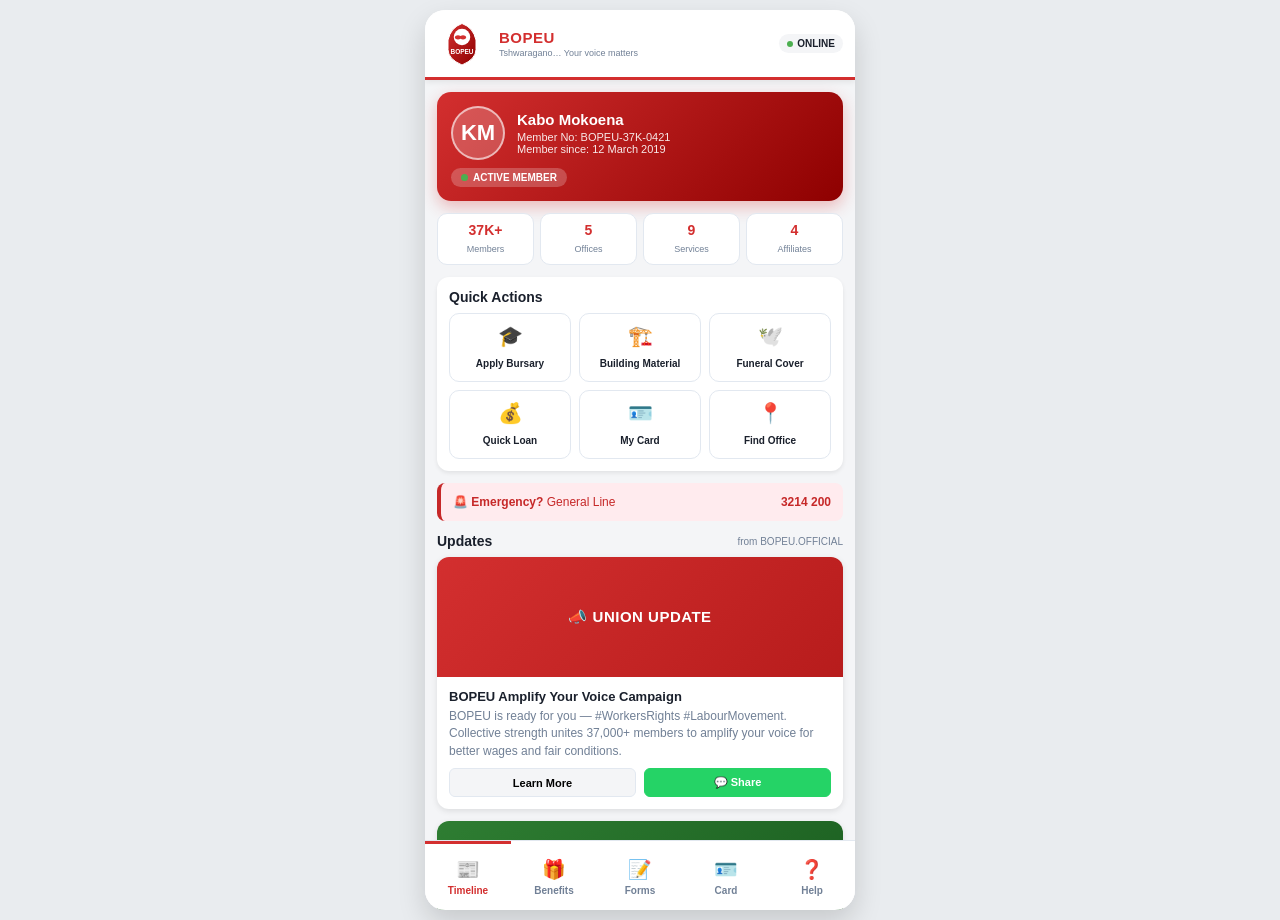
<file: Bopeu2.html>
<!DOCTYPE html>
<html lang="en">
<head>
<meta charset="UTF-8">
<meta name="viewport" content="width=device-width, initial-scale=1.0">
<title>BOPEU Member Self-Service Platform</title>
<style>
    :root {
        --bg-color: #FFFFFF;
        --muted-grey: #F4F5F7;
        --border-grey: #E2E8F0;
        --text-dark: #1A202C;
        --text-muted: #718096;
        --primary-red: #D32F2F;
        --primary-red-hover: #B71C1C;
        --white: #FFFFFF;
        --whatsapp-green: #25D366;
        --success: #4CAF50;
        --light-red: #FFEBEE;
        --gold: #C9A227;
    }

    * { box-sizing: border-box; margin: 0; padding: 0; font-family: -apple-system, BlinkMacSystemFont, "Segoe UI", Roboto, sans-serif; }

    body {
        background-color: #E9ECEF;
        display: flex; justify-content: center; align-items: center;
        min-height: 100vh; padding: 10px;
    }

    .app-container {
        width: 100%; max-width: 430px; height: 900px; max-height: 100vh;
        background-color: var(--bg-color);
        display: flex; flex-direction: column; position: relative;
        box-shadow: 0 12px 28px rgba(0,0,0,0.15);
        border-radius: 20px; overflow: hidden;
    }

    /* Header */
    .app-header {
        background-color: var(--white); color: var(--text-dark);
        padding: 8px 12px; display: flex; justify-content: space-between; align-items: center;
        z-index: 10; min-height: 70px;
        box-shadow: 0 2px 6px rgba(0,0,0,0.08);
        border-bottom: 3px solid var(--primary-red);
    }
    .header-left { display: flex; align-items: center; gap: 12px; flex: 1; }
    .app-logo { width: 50px; height: 50px; object-fit: contain; flex-shrink: 0; }
    .header-title { display: flex; flex-direction: column; gap: 2px; }
    .app-header h1 { font-size: 15px; font-weight: 800; color: var(--primary-red); margin: 0; letter-spacing: 0.5px; }
    .header-tagline { font-size: 9px; color: var(--text-muted); font-weight: 500; }
    .status-badge {
        background-color: var(--muted-grey); padding: 4px 8px; border-radius: 12px;
        font-size: 10px; display: flex; align-items: center; gap: 4px;
        color: var(--text-dark); font-weight: 600;
    }
    .status-dot { width: 6px; height: 6px; border-radius: 50%; background-color: #4CAF50; animation: pulse 2s infinite; }
    @keyframes pulse { 0%,100%{opacity:1;} 50%{opacity:.45;} }

    /* Content */
    .content-area { flex: 1; overflow-y: auto; background-color: var(--muted-grey); padding-bottom: 80px; }
    .tab-page { display: none; padding: 12px; animation: fadeIn .3s; }
    .tab-page.active { display: block; }
    @keyframes fadeIn { from{opacity:0;} to{opacity:1;} }

    /* Cards */
    .card { background: var(--white); border-radius: 12px; padding: 12px; margin-bottom: 12px; box-shadow: 0 2px 4px rgba(0,0,0,0.08); }
    .card-header { font-size: 14px; font-weight: 700; color: var(--text-dark); margin-bottom: 8px; display:flex; justify-content:space-between; align-items:center; }
    .card-header small { font-weight: 500; color: var(--text-muted); font-size: 10px; }

    /* Member status hero */
    .member-hero {
        background: linear-gradient(135deg, #D32F2F, #8E0000);
        color: #fff; border-radius: 14px; padding: 14px; margin-bottom: 12px;
        box-shadow: 0 6px 16px rgba(211,47,47,.3);
    }
    .member-hero-top { display:flex; align-items:center; gap: 12px; }
    .member-avatar {
        width: 54px; height: 54px; border-radius: 50%; background: rgba(255,255,255,.2);
        display:flex; align-items:center; justify-content:center; font-size: 22px; font-weight: 700;
        border: 2px solid rgba(255,255,255,.6);
    }
    .member-hero h2 { font-size: 15px; margin-bottom: 3px; }
    .member-hero .meta { font-size: 11px; opacity: .9; }
    .status-chip {
        display:inline-flex; align-items:center; gap:5px; margin-top: 8px;
        background: rgba(255,255,255,.22); padding: 4px 10px; border-radius: 20px; font-size: 10px; font-weight: 700;
    }
    .status-chip .dot { width:7px;height:7px;border-radius:50%;background:#4CAF50; }

    /* Stats row */
    .stats-row { display: grid; grid-template-columns: repeat(4,1fr); gap: 6px; margin-bottom: 12px; }
    .stat-mini {
        background: var(--white); border-radius: 10px; padding: 8px 4px; text-align: center;
        border: 1px solid var(--border-grey);
    }
    .stat-mini b { display:block; font-size: 14px; color: var(--primary-red); font-weight: 800; }
    .stat-mini span { font-size: 9px; color: var(--text-muted); }

    /* Quick actions */
    .quick-grid { display: grid; grid-template-columns: repeat(3,1fr); gap: 8px; }
    .quick-action {
        background: var(--white); border: 1px solid var(--border-grey); border-radius: 10px;
        padding: 10px 6px; text-align: center; cursor: pointer; transition: all .18s;
    }
    .quick-action:active { transform: scale(.96); }
    .quick-action .ico { font-size: 20px; display:block; margin-bottom: 5px; }
    .quick-action .lbl { font-size: 10px; font-weight: 600; color: var(--text-dark); line-height: 1.2; }

    /* Feed */
    .feed-card { background: var(--white); border-radius: 12px; overflow: hidden; margin-bottom: 12px; box-shadow: 0 2px 6px rgba(0,0,0,.1); }
    .feed-image {
        width: 100%; height: 120px; background: linear-gradient(135deg, #D32F2F, #B71C1C);
        display:flex; align-items:center; justify-content:center; color:#fff; font-size: 15px; font-weight: 700; letter-spacing: .5px;
    }
    .feed-image.gold { background: linear-gradient(135deg, #C9A227, #8E6C00); }
    .feed-image.green { background: linear-gradient(135deg, #2E7D32, #1B5E20); }
    .feed-image.blue { background: linear-gradient(135deg, #1565C0, #0D47A1); }
    .feed-content { padding: 12px; }
    .feed-title { font-size: 13px; font-weight: 700; color: var(--text-dark); margin-bottom: 4px; }
    .feed-description { font-size: 12px; color: var(--text-muted); margin-bottom: 8px; line-height: 1.45; }
    .feed-actions { display: flex; gap: 8px; }

    .action-btn {
        flex: 1; padding: 7px 8px; border: 1px solid var(--border-grey); background: var(--muted-grey);
        border-radius: 6px; cursor: pointer; font-size: 11px; font-weight: 600; text-align: center; transition: all .2s;
    }
    .action-btn:hover { background: var(--primary-red); color: #fff; border-color: var(--primary-red); }
    .action-btn.whatsapp { background: var(--whatsapp-green); color: #fff; border-color: var(--whatsapp-green); }
    .action-btn.primary { background: var(--primary-red); color: #fff; border-color: var(--primary-red); }

    /* Accordion */
    .accordion { border: 1px solid var(--border-grey); border-radius: 8px; margin-bottom: 8px; overflow: hidden; }
    .accordion-head {
        padding: 10px 12px; background: var(--muted-grey); font-size: 12px; font-weight: 700; color: var(--text-dark);
        cursor: pointer; display: flex; justify-content: space-between; align-items: center;
    }
    .accordion-head .chev { transition: transform .2s; font-size: 11px; color: var(--primary-red); }
    .accordion.open .accordion-head .chev { transform: rotate(180deg); }
    .accordion-body { display: none; padding: 12px; font-size: 12px; color: var(--text-muted); line-height: 1.55; }
    .accordion.open .accordion-body { display: block; }
    .accordion-body ul { margin-left: 16px; margin-top: 6px; }
    .accordion-body li { margin-bottom: 4px; }

    /* Benefit stat chips */
    .chip-row { display: flex; gap: 6px; flex-wrap: wrap; margin-bottom: 10px; }
    .chip {
        background: var(--light-red); color: var(--primary-red); font-size: 10px; font-weight: 700;
        padding: 5px 9px; border-radius: 20px; border: 1px solid #FFCDD2;
    }

    /* Forms */
    .form-card { background: var(--white); border-radius: 12px; margin-bottom: 10px; overflow: hidden; box-shadow: 0 2px 4px rgba(0,0,0,.07); border-left: 4px solid var(--primary-red); }
    .form-card-head { padding: 12px; cursor: pointer; display: flex; justify-content: space-between; align-items: center; }
    .form-card-head h3 { font-size: 13px; color: var(--text-dark); font-weight: 700; }
    .form-card-head p { font-size: 11px; color: var(--text-muted); margin-top: 3px; }
    .form-card-body { display: none; padding: 0 12px 12px; }
    .form-card.open .form-card-body { display: block; }

    .form-group { margin-bottom: 10px; }
    .form-label { font-size: 11px; font-weight: 700; color: var(--text-dark); display: block; margin-bottom: 4px; }
    .form-label .req { color: var(--primary-red); }
    input, select, textarea {
        width: 100%; padding: 9px; border: 1px solid var(--border-grey); border-radius: 6px;
        font-size: 12px; font-family: inherit; background: #fff; color: var(--text-dark);
    }
    textarea { resize: vertical; min-height: 70px; }
    input:focus, select:focus, textarea:focus { outline: none; border-color: var(--primary-red); box-shadow: 0 0 0 3px rgba(211,47,47,.1); }

    .row-2 { display: grid; grid-template-columns: 1fr 1fr; gap: 8px; }

    /* Stepper */
    .stepper { display: flex; align-items: center; margin-bottom: 14px; }
    .step { flex: 1; text-align: center; font-size: 10px; font-weight: 700; color: var(--text-muted); position: relative; }
    .step .num {
        width: 24px; height: 24px; border-radius: 50%; background: var(--border-grey); color: var(--text-muted);
        display: flex; align-items: center; justify-content: center; margin: 0 auto 4px; font-size: 11px;
    }
    .step.active .num { background: var(--primary-red); color: #fff; }
    .step.active { color: var(--primary-red); }
    .step.done .num { background: var(--success); color: #fff; }
    .step-line { height: 2px; background: var(--border-grey); flex: 0 0 18px; margin-bottom: 16px; }

    .step-panel { display: none; }
    .step-panel.active { display: block; }

    /* Buttons */
    .btn {
        padding: 11px 16px; border: none; border-radius: 7px; font-size: 12px; font-weight: 700;
        cursor: pointer; transition: all .2s; width: 100%; font-family: inherit;
    }
    .btn-primary { background: var(--primary-red); color: #fff; }
    .btn-primary:hover { background: var(--primary-red-hover); }
    .btn-secondary { background: var(--muted-grey); color: var(--text-dark); }
    .btn-success { background: var(--success); color: #fff; }
    .btn-outline { background: #fff; border: 1px solid var(--primary-red); color: var(--primary-red); }
    .btn-row { display: flex; gap: 8px; }

    /* Alerts */
    .alert { padding: 10px 12px; border-radius: 8px; font-size: 12px; margin-bottom: 12px; line-height: 1.5; }
    .alert-info { background: #E3F2FD; color: #1565C0; border-left: 4px solid #1565C0; }
    .alert-success { background: #E8F5E9; color: #2E7D32; border-left: 4px solid #2E7D32; }
    .alert-warning { background: #FFF3E0; color: #E65100; border-left: 4px solid #E65100; }
    .alert-danger { background: #FFEBEE; color: #C62828; border-left: 4px solid #C62828; }

    /* Sliders */
    .slider-container { margin: 10px 0; }
    .slider-label { display: flex; justify-content: space-between; font-size: 12px; margin-bottom: 6px; font-weight: 600; }
    .slider-label span:last-child { color: var(--primary-red); }
    input[type="range"] {
        width: 100%; height: 6px; border-radius: 3px; background: var(--border-grey); outline: none; -webkit-appearance: none;
    }
    input[type="range"]::-webkit-slider-thumb {
        -webkit-appearance: none; width: 18px; height: 18px; border-radius: 50%; background: var(--primary-red); cursor: pointer;
    }
    input[type="range"]::-moz-range-thumb {
        width: 18px; height: 18px; border-radius: 50%; background: var(--primary-red); cursor: pointer; border: none;
    }

    /* Stat box */
    .stat-box {
        background: linear-gradient(135deg, #D32F2F, #B71C1C); color: #fff;
        padding: 14px; border-radius: 12px; text-align: center; margin-bottom: 12px;
    }
    .stat-value { font-size: 24px; font-weight: 800; }
    .stat-label { font-size: 10px; opacity: .9; letter-spacing: .5px; }
    .stat-box.light {
        background: var(--light-red); color: var(--primary-red); border: 1px solid #FFCDD2;
    }
    .stat-box.light .stat-value { color: var(--primary-red); }
    .stat-box.light .stat-label { color: #B71C1C; }

    /* Benefit table */
    .benefit-table { width: 100%; border-collapse: collapse; font-size: 11px; margin: 8px 0; }
    .benefit-table th { background: var(--light-red); padding: 8px; text-align: left; font-weight: 700; color: var(--text-dark); border-bottom: 2px solid var(--primary-red); }
    .benefit-table td { padding: 8px; border-bottom: 1px solid var(--border-grey); }
    .benefit-table tr:hover { background: var(--muted-grey); }

    /* Checklist */
    .checklist-item {
        display: flex; align-items: center; gap: 8px; padding: 8px 10px; background: var(--white);
        border: 1px solid var(--border-grey); border-radius: 6px; margin-bottom: 6px; font-size: 12px; cursor: pointer;
    }
    .checklist-item.checked { background: #E8F5E9; border-color: #A5D6A7; }
    .checklist-item input { width: 16px; height: 16px; }

    /* Digital card */
    .digital-card {
        background: linear-gradient(135deg, #1A202C 0%, #D32F2F 130%);
        border-radius: 16px; padding: 16px; color: #fff; position: relative;
        box-shadow: 0 10px 24px rgba(0,0,0,.28); margin-bottom: 12px; overflow: hidden;
    }
    .digital-card::after {
        content: ""; position: absolute; right: -40px; top: -40px; width: 160px; height: 160px;
        border-radius: 50%; background: rgba(255,255,255,.06);
    }
    .dc-head { display: flex; justify-content: space-between; align-items: flex-start; margin-bottom: 12px; }
    .dc-brand { font-size: 13px; font-weight: 800; letter-spacing: 1px; }
    .dc-brand small { display: block; font-size: 8px; font-weight: 500; opacity: .8; letter-spacing: .3px; }
    .dc-body { display: flex; gap: 12px; align-items: center; }
    .dc-photo {
        width: 62px; height: 62px; border-radius: 8px; background: rgba(255,255,255,.18);
        display: flex; align-items: center; justify-content: center; font-size: 22px; border: 1px solid rgba(255,255,255,.3);
        flex-shrink: 0;
    }
    .dc-info { flex: 1; }
    .dc-name { font-size: 14px; font-weight: 700; }
    .dc-no { font-size: 11px; letter-spacing: 1.5px; opacity: .9; margin-top: 2px; }
    .dc-meta { font-size: 9px; opacity: .75; margin-top: 6px; }
    .dc-qr {
        width: 68px; height: 68px; background: #fff; border-radius: 8px; padding: 4px; flex-shrink: 0;
        display: grid; grid-template-columns: repeat(9,1fr); grid-template-rows: repeat(9,1fr); gap: 1px;
    }
    .dc-qr i { background: #1A202C; border-radius: 1px; }
    .dc-qr i.off { background: transparent; }

    /* Partner filter */
    .filter-row { display: flex; gap: 6px; overflow-x: auto; padding-bottom: 8px; margin-bottom: 8px; }
    .filter-pill {
        white-space: nowrap; padding: 6px 12px; border-radius: 20px; border: 1px solid var(--border-grey);
        background: #fff; font-size: 11px; font-weight: 600; cursor: pointer; color: var(--text-muted);
    }
    .filter-pill.active { background: var(--primary-red); color: #fff; border-color: var(--primary-red); }

    .partner-card {
        display: flex; gap: 10px; align-items: center; padding: 10px; background: #fff;
        border: 1px solid var(--border-grey); border-radius: 10px; margin-bottom: 8px;
    }
    .partner-logo {
        width: 40px; height: 40px; border-radius: 8px; background: var(--light-red); color: var(--primary-red);
        display: flex; align-items: center; justify-content: center; font-weight: 800; font-size: 14px; flex-shrink: 0;
    }
    .partner-card h4 { font-size: 12px; color: var(--text-dark); }
    .partner-card p { font-size: 10px; color: var(--text-muted); line-height: 1.4; margin-top: 2px; }
    .partner-discount { font-size: 11px; font-weight: 800; color: var(--success); }

    /* Office cards */
    .office-card {
        background: #fff; border-radius: 10px; padding: 12px; margin-bottom: 10px; border-left: 4px solid var(--primary-red);
        box-shadow: 0 1px 3px rgba(0,0,0,.06);
    }
    .office-name { font-weight: 800; font-size: 12px; color: var(--text-dark); margin-bottom: 4px; }
    .office-details { font-size: 11px; color: var(--text-muted); line-height: 1.6; }
    .office-phone { color: var(--primary-red); font-weight: 700; margin-top: 4px; display:block; }

    /* Timeline tracker */
    .timeline { position: relative; padding-left: 22px; }
    .timeline::before { content:""; position:absolute; left:7px; top:4px; bottom:4px; width:2px; background: var(--border-grey); }
    .tl-item { position: relative; margin-bottom: 14px; }
    .tl-item::before {
        content: ""; position: absolute; left: -21px; top: 3px; width: 12px; height: 12px; border-radius: 50%;
        background: #fff; border: 2px solid var(--border-grey);
    }
    .tl-item.done::before { background: var(--success); border-color: var(--success); }
    .tl-item.current::before { background: var(--primary-red); border-color: var(--primary-red); box-shadow: 0 0 0 4px rgba(211,47,47,.15); }
    .tl-title { font-size: 12px; font-weight: 700; color: var(--text-dark); }
    .tl-meta { font-size: 10px; color: var(--text-muted); margin-top: 2px; }

    /* Search */
    .search-box { display: flex; gap: 8px; margin-bottom: 12px; }
    .search-box input { flex: 1; }

    /* Modal */
    .modal {
        display: none; position: fixed; top: 0; left: 0; width: 100%; height: 100%;
        background: rgba(0,0,0,.55); z-index: 100; align-items: center; justify-content: center; padding: 16px;
    }
    .modal.active { display: flex; }
    .modal-content {
        background: #fff; border-radius: 14px; width: 100%; max-width: 400px; max-height: 85%;
        overflow-y: auto; padding: 18px; position: relative;
    }
    .modal-close {
        position: absolute; top: 12px; right: 12px; background: var(--muted-grey); border: none;
        width: 30px; height: 30px; border-radius: 50%; cursor: pointer; font-size: 15px; font-weight: 700;
    }
    .modal-content h2 { font-size: 15px; color: var(--primary-red); margin-bottom: 10px; padding-right: 30px; }

    /* Bottom nav */
    .bottom-nav {
        position: absolute; bottom: 0; left: 0; right: 0; background: #fff; border-top: 1px solid var(--border-grey);
        display: flex; justify-content: space-around; z-index: 20; height: 70px;
    }
    .nav-item {
        flex: 1; display: flex; flex-direction: column; align-items: center; justify-content: center; cursor: pointer;
        gap: 4px; font-size: 10px; font-weight: 600; color: var(--text-muted); transition: all .2s;
        border-top: 3px solid transparent;
    }
    .nav-item.active { color: var(--primary-red); border-top-color: var(--primary-red); }
    .nav-icon { font-size: 19px; }

    .section-title { font-size: 12px; font-weight: 800; color: var(--text-dark); margin: 4px 0 8px; letter-spacing: .3px; text-transform: uppercase; }
    .muted { color: var(--text-muted); font-size: 11px; line-height: 1.5; }
    .divider { height:1px; background: var(--border-grey); margin: 12px 0; }
    .badge-free { background: #E8F5E9; color: #2E7D32; font-size: 10px; font-weight: 700; padding: 3px 8px; border-radius: 12px; display:inline-block; }

    @media (max-width: 360px) { .app-container { border-radius: 0; } }
</style>
</head>
<body>
<div class="app-container">

    <!-- ============ HEADER ============ -->
    <div class="app-header">
        <div class="header-left">
            <img class="app-logo" alt="BOPEU Logo"
                src="data:image/svg+xml,%3Csvg viewBox='0 0 200 200' xmlns='http://www.w3.org/2000/svg'%3E%3Cdefs%3E%3ClinearGradient id='g' x1='0%25' y1='0%25' x2='100%25' y2='100%25'%3E%3Cstop offset='0%25' stop-color='%23D32F2F'/%3E%3Cstop offset='100%25' stop-color='%238E0000'/%3E%3C/linearGradient%3E%3C/defs%3E%3Cpath d='M100 18 Q145 34 156 84 L156 122 Q156 160 100 184 Q44 160 44 122 L44 84 Q55 34 100 18' fill='url(%23g)' stroke='%23fff' stroke-width='4'/%3E%3Ccircle cx='100' cy='72' r='33' fill='%23fff'/%3E%3Cpath d='M74 68 Q84 62 94 68 Q104 62 114 68 Q120 73 114 79 Q104 85 94 79 Q84 85 74 79 Q68 73 74 68' fill='%23D32F2F'/%3E%3Ctext x='100' y='140' font-family='Arial' font-size='26' font-weight='bold' fill='%23fff' text-anchor='middle'%3EBOPEU%3C/text%3E%3C/svg%3E">
            <div class="header-title">
                <h1>BOPEU</h1>
                <span class="header-tagline">Tshwaragano… Your voice matters</span>
            </div>
        </div>
        <div class="status-badge">
            <span class="status-dot" id="netDot"></span>
            <span id="netLabel">ONLINE</span>
        </div>
    </div>

    <!-- ============ CONTENT ============ -->
    <div class="content-area" id="contentArea">

        <!-- ================= TAB 0: TIMELINE (HOME) ================= -->
        <div class="tab-page active" id="tab-timeline">

            <!-- Member status card -->
            <div class="member-hero">
                <div class="member-hero-top">
                    <div class="member-avatar">KM</div>
                    <div>
                        <h2>Kabo Mokoena</h2>
                        <div class="meta">Member No: BOPEU-37K-0421</div>
                        <div class="meta">Member since: 12 March 2019</div>
                    </div>
                </div>
                <div class="status-chip"><span class="dot"></span> ACTIVE MEMBER</div>
            </div>

            <!-- Stats -->
            <div class="stats-row">
                <div class="stat-mini"><b>37K+</b><span>Members</span></div>
                <div class="stat-mini"><b>5</b><span>Offices</span></div>
                <div class="stat-mini"><b>9</b><span>Services</span></div>
                <div class="stat-mini"><b>4</b><span>Affiliates</span></div>
            </div>

            <!-- Quick actions -->
            <div class="card">
                <div class="card-header">Quick Actions</div>
                <div class="quick-grid">
                    <div class="quick-action" onclick="openForm('form-b')"><span class="ico">🎓</span><span class="lbl">Apply Bursary</span></div>
                    <div class="quick-action" onclick="openForm('form-c')"><span class="ico">🏗️</span><span class="lbl">Building Material</span></div>
                    <div class="quick-action" onclick="openForm('form-d')"><span class="ico">🕊️</span><span class="lbl">Funeral Cover</span></div>
                    <div class="quick-action" onclick="openForm('form-e')"><span class="ico">💰</span><span class="lbl">Quick Loan</span></div>
                    <div class="quick-action" onclick="switchTab(3)"><span class="ico">🪪</span><span class="lbl">My Card</span></div>
                    <div class="quick-action" onclick="switchTab(4)"><span class="ico">📍</span><span class="lbl">Find Office</span></div>
                </div>
            </div>

            <!-- Emergency banner -->
            <div class="alert alert-danger" style="display:flex;justify-content:space-between;align-items:center;">
                <span>🚨 <b>Emergency?</b> General Line</span>
                <a href="tel:+2673214200" style="color:#C62828;font-weight:800;text-decoration:none;">3214 200</a>
            </div>

            <!-- Updates feed -->
            <div class="card-header" style="margin-top:6px;">Updates <small>from BOPEU.OFFICIAL</small></div>

            <div class="feed-card">
                <div class="feed-image">📣 UNION UPDATE</div>
                <div class="feed-content">
                    <div class="feed-title">BOPEU Amplify Your Voice Campaign</div>
                    <div class="feed-description">BOPEU is ready for you — #WorkersRights #LabourMovement. Collective strength unites 37,000+ members to amplify your voice for better wages and fair conditions.</div>
                    <div class="feed-actions">
                        <button class="action-btn" onclick="switchTab(1)">Learn More</button>
                        <button class="action-btn whatsapp" onclick="waShare('BOPEU — Amplify your voice! #WorkersRights')">💬 Share</button>
                    </div>
                </div>
            </div>

            <div class="feed-card">
                <div class="feed-image green">🩺 DIAGNOFIRM + BOPEU</div>
                <div class="feed-content">
                    <div class="feed-title">Your Health, Your Union, Your Benefit</div>
                    <div class="feed-description">Exclusive health &amp; fitness discounts — No 10% patient share, up to 35% off for members without medical aid. Plus Virgin Active 10% off and Penalty Box 15% off.</div>
                    <div class="feed-actions">
                        <button class="action-btn" onclick="switchTab(3)">Show My Card</button>
                        <button class="action-btn whatsapp" onclick="waShare('BOPEU Diagnofirm benefit — no 10% patient share!')">💬 Share</button>
                    </div>
                </div>
            </div>

            <div class="feed-card">
                <div class="feed-image gold">🏗️ ARCHEIN PARTNERSHIP</div>
                <div class="feed-content">
                    <div class="feed-title">Your Dream Home, Simplified</div>
                    <div class="feed-description">Up to P200,000 in subsidised building materials. 4% monthly on reduced balance, 36 months, no deposit. FREE nationwide delivery above P100,000.</div>
                    <div class="feed-actions">
                        <button class="action-btn" onclick="openForm('form-c')">Check Eligibility</button>
                        <button class="action-btn whatsapp" onclick="waShare('BOPEU + Archein building materials scheme — up to P200k, no deposit!')">💬 Share</button>
                    </div>
                </div>
            </div>

            <div class="feed-card">
                <div class="feed-image blue">🏦 BABEREKI SACCOS</div>
                <div class="feed-content">
                    <div class="feed-title">Access to Babereki SACCOS</div>
                    <div class="feed-description">Unlock cooperative savings and credit solutions tailored to your financial growth. Quick, Emergency and Ordinary loans available.</div>
                    <div class="feed-actions">
                        <button class="action-btn" onclick="openForm('form-e')">Check Eligibility</button>
                        <button class="action-btn whatsapp" onclick="waShare('Interested in Babereki SACCOS loans through BOPEU.')">💬 Share</button>
                    </div>
                </div>
            </div>

            <div class="feed-card">
                <div class="feed-image">🕊️ BOPEU FUNERAL COVER</div>
                <div class="feed-content">
                    <div class="feed-title">Underwritten by Metropolitan Life</div>
                    <div class="feed-description">Minimal red tape — easy to claim, quick settlement, no medical tests. Subscription is 1% of basic salary (capped P39.90 – P100.00). Core benefit P60,000.</div>
                    <div class="feed-actions">
                        <button class="action-btn" onclick="openForm('form-d')">Apply / Claim</button>
                        <button class="action-btn whatsapp" onclick="waShare('BOPEU Funeral Cover — P60,000 core benefit, no medical tests.')">💬 Share</button>
                    </div>
                </div>
            </div>
        </div>

        <!-- ================= TAB 1: BENEFITS ================= -->
        <div class="tab-page" id="tab-benefits">

            <div class="alert alert-info">💡 Use the eligibility checker before applying — it shows a red/green result instantly.</div>

            <!-- Eligibility checker -->
            <div class="card">
                <div class="card-header">Eligibility Checker</div>
                <div class="form-group">
                    <label class="form-label">Scheme</label>
                    <select id="eligScheme" onchange="runEligibility()">
                        <option value="bursary">Educational Bursary</option>
                        <option value="building">Building Materials (Archein)</option>
                        <option value="funeral">Funeral Cover (Metropolitan)</option>
                        <option value="quick">Quick Loan (In-House)</option>
                        <option value="ordinary">Ordinary Loan (SACCOS)</option>
                        <option value="access">Access Bank Loan</option>
                    </select>
                </div>
                <div class="row-2">
                    <div class="form-group">
                        <label class="form-label">Months of membership</label>
                        <input type="number" id="eligMonths" value="18" onchange="runEligibility()">
                    </div>
                    <div class="form-group">
                        <label class="form-label">Basic salary (P)</label>
                        <input type="number" id="eligSalary" value="8500" onchange="runEligibility()">
                    </div>
                </div>
                <div id="eligResult" class="alert alert-success">✅ You qualify — minimum 6 months active membership met.</div>
            </div>

            <!-- 9 SERVICES -->
            <div class="card">
                <div class="card-header">Union Services <small>9 services</small></div>
                <div class="chip-row">
                    <span class="chip">Legal Representation</span>
                    <span class="chip">Organizing Members</span>
                    <span class="chip">Dispute Resolution</span>
                    <span class="chip">Collective Bargaining</span>
                    <span class="chip">Grievance Management</span>
                    <span class="chip">Disciplinary Hearings</span>
                    <span class="chip">Educational Bursaries</span>
                    <span class="chip">Lifestyle Discounts</span>
                    <span class="chip">Building &amp; Airtime</span>
                </div>
            </div>

            <!-- BURSARY -->
            <div class="card">
                <div class="card-header">🎓 Educational Bursary Scheme</div>
                <div class="chip-row">
                    <span class="chip">0% Interest</span>
                    <span class="chip">24 Months Max</span>
                    <span class="chip">P30,000 Max</span>
                </div>
                <div class="accordion">
                    <div class="accordion-head" onclick="toggleAcc(this)">What is it &amp; what does it cover? <span class="chev">▼</span></div>
                    <div class="accordion-body">
                        A dedicated financial assistance programme provided exclusively to union members to pursue short and long-term educational courses.
                        <ul>
                            <li>Tuition Fees</li>
                            <li>Accommodation related to studies</li>
                            <li>Educational Books &amp; Materials</li>
                            <li>Academic Research Costs</li>
                        </ul>
                    </div>
                </div>
                <div class="accordion">
                    <div class="accordion-head" onclick="toggleAcc(this)">Who qualifies? <span class="chev">▼</span></div>
                    <div class="accordion-body">
                        <ul>
                            <li>Fully registered and active BOPEU member</li>
                            <li>Consistently subscribing for a minimum of <b>6 months</b> prior to application</li>
                            <li>Must demonstrate ability to repay within <b>24 months</b></li>
                        </ul>
                    </div>
                </div>
                <div class="accordion">
                    <div class="accordion-head" onclick="toggleAcc(this)">Required documents <span class="chev">▼</span></div>
                    <div class="accordion-body">
                        <ul>
                            <li>Certified copy of Omang (National ID)</li>
                            <li>Most recent current payslip</li>
                            <li>Official Admission Letter from the institution</li>
                            <li>Valid Quotation / Invoice from the institution</li>
                        </ul>
                    </div>
                </div>
                <button class="btn btn-primary" onclick="openForm('form-b')">Apply Now</button>
            </div>

            <!-- BUILDING MATERIALS -->
            <div class="card">
                <div class="card-header">🏗️ Building Materials — Archein Partnership</div>
                <div class="chip-row">
                    <span class="chip">P200,000 Max</span>
                    <span class="chip">4% Monthly (reduced balance)</span>
                    <span class="chip">36 Months</span>
                    <span class="chip">No Deposit</span>
                </div>
                <p class="muted">BOPEU and Archein Hardware have partnered to provide subsidised building materials with no deposit and nationwide delivery.</p>

                <div class="divider"></div>
                <div class="section-title">Payment Estimator</div>
                <div class="slider-container">
                    <div class="slider-label"><span>Credit Amount</span><span id="bAmountLbl">P145,000</span></div>
                    <input type="range" id="bAmount" min="10000" max="200000" step="5000" value="145000" oninput="calcBuilding()">
                </div>
                <div class="form-group">
                    <label class="form-label">Repayment Period</label>
                    <select id="bTerm" onchange="calcBuilding()">
                        <option value="12">12 Months</option>
                        <option value="24">24 Months</option>
                        <option value="36" selected>36 Months</option>
                    </select>
                </div>
                <div class="stat-box">
                    <div class="stat-label">ESTIMATED MONTHLY PAYMENT</div>
                    <div class="stat-value" id="bMonthly">P7,668.60</div>
                    <div class="stat-label" id="bNote">Based on 4% monthly interest on reduced balance</div>
                </div>
                <div id="bFreeDelivery" class="badge-free">🚚 FREE delivery nationwide (above P100,000)</div>
                <div class="divider"></div>
                <button class="btn btn-primary" onclick="openForm('form-c')">Check Eligibility &amp; Apply</button>
                <div class="btn-row" style="margin-top:8px;">
                    <a class="btn btn-secondary" style="text-align:center;text-decoration:none;" href="tel:+2673162335">📞 316 2335</a>
                    <a class="btn btn-secondary" style="text-align:center;text-decoration:none;" href="https://wa.me/26774906982">📱 74906982</a>
                </div>
            </div>

            <!-- FUNERAL -->
            <div class="card">
                <div class="card-header">🕊️ BOPEU Funeral Cover <small>Metropolitan Life</small></div>
                <div class="chip-row">
                    <span class="chip">Core P60,000</span>
                    <span class="chip">1% of Basic Salary</span>
                    <span class="chip">Capped P39.90 – P100.00</span>
                    <span class="chip">No Medical Tests</span>
                </div>
                <p class="muted">✓ Easy to Claim &nbsp; ✓ Quick Settlement &nbsp; ✓ No Medical Tests. Compulsory cover for Member, Spouse and Children (under 21). Includes 12-month premium waiver.</p>
                <table class="benefit-table">
                    <tr><th>Age Group</th><th>Benefit</th></tr>
                    <tr><td>16 – 21 Years</td><td>P60,000.00</td></tr>
                    <tr><td>7 – 15 Years</td><td>P30,000.00</td></tr>
                    <tr><td>0 – 6 Years</td><td>P15,000.00</td></tr>
                </table>
                <button class="btn btn-primary" onclick="openForm('form-d')">Apply / Submit Claim</button>
            </div>

            <!-- LENDING -->
            <div class="card">
                <div class="card-header">💰 BOPEU Lending Schemes</div>

                <div class="section-title">Access Bank Facilities</div>
                <table class="benefit-table">
                    <tr><th>Loan</th><th>Range</th><th>Term</th></tr>
                    <tr><td>Personal</td><td>P10,000 – P700,000</td><td>Up to 96 mo</td></tr>
                    <tr><td>Vehicle</td><td>P10,000 – P1,200,000</td><td>Up to 72 mo</td></tr>
                    <tr><td>Mortgage</td><td>P100,000 – P3,000,000</td><td>Up to 360 mo</td></tr>
                </table>
                <div class="alert alert-info">📱 WhatsApp the word <b>"payslip"</b> to <b>+267 75 750 701</b> or <b>+267 73 240 28</b> for assistance.</div>

                <div class="divider"></div>
                <div class="section-title">BOPEU Direct / Babereki SACCOS (In-House)</div>
                <table class="benefit-table">
                    <tr><th>Loan</th><th>Range</th><th>Term</th><th>Turnaround</th></tr>
                    <tr><td>Quick</td><td>P500 – P5,000</td><td>6 mo</td><td>48 hrs</td></tr>
                    <tr><td>Emergency</td><td>P2,001 – P20,000</td><td>24 mo</td><td>48 hrs</td></tr>
                    <tr><td>Ordinary</td><td>P1,000 – P250,000</td><td>savings 1:2</td><td>7 days</td></tr>
                </table>
                <p class="muted">📧 communications@babereki.co.bw &nbsp;|&nbsp; ☎ 267 3922526 / 267 3162335</p>
                <button class="btn btn-primary" onclick="openForm('form-e')">Apply for a Loan</button>
            </div>

            <!-- DISCOUNTS -->
            <div class="card">
                <div class="card-header">🛍️ Exclusive Member Discounts</div>
                <p class="muted">Present your BOPEU membership card at participating outlets to enjoy instant benefits.</p>
                <div class="partner-card">
                    <div class="partner-logo">D+</div>
                    <div style="flex:1">
                        <h4>Diagnofirm Medical Laboratories</h4>
                        <p>No 10% patient share · Up to 35% off without medical aid</p>
                    </div>
                    <span class="partner-discount">35%</span>
                </div>
                <div class="partner-card">
                    <div class="partner-logo">VA</div>
                    <div style="flex:1">
                        <h4>Virgin Active</h4>
                        <p>Gym &amp; fitness membership discount</p>
                    </div>
                    <span class="partner-discount">10%</span>
                </div>
                <div class="partner-card">
                    <div class="partner-logo">PB</div>
                    <div style="flex:1">
                        <h4>Penalty Box</h4>
                        <p>Sports &amp; lifestyle discount</p>
                    </div>
                    <span class="partner-discount">15%</span>
                </div>
                <button class="btn btn-outline" onclick="switchTab(3)">View All Partners &amp; Show Card</button>
            </div>
        </div>

        <!-- ================= TAB 2: FORMS ================= -->
        <div class="tab-page" id="tab-forms">

            <div class="alert alert-info">📝 All forms use the same 3-step engine to reduce drop-off. Uploads support camera, gallery or PDF — and queue offline for later sync.</div>

            <!-- FORM A -->
            <div class="form-card open" id="form-a">
                <div class="form-card-head" onclick="toggleFormCard('form-a')">
                    <div>
                        <h3>Form A · New Membership Registration</h3>
                        <p>Onboarding · 3 steps · KYC + Employment + Union forms</p>
                    </div>
                    <span class="chev">▼</span>
                </div>
                <div class="form-card-body">
                    <div class="stepper">
                        <div class="step active" id="stepper-a-1"><div class="num">1</div>Personal KYC</div>
                        <div class="step-line"></div>
                        <div class="step" id="stepper-a-2"><div class="num">2</div>Employment</div>
                        <div class="step-line"></div>
                        <div class="step" id="stepper-a-3"><div class="num">3</div>Union Forms</div>
                    </div>

                    <!-- Step 1 -->
                    <div class="step-panel active" id="panel-a-1">
                        <div class="form-group"><label class="form-label">Full Names <span class="req">*</span></label><input type="text" placeholder="As per Omang"></div>
                        <div class="form-group"><label class="form-label">Omang / Passport No <span class="req">*</span></label><input type="text" placeholder="123 456 789"></div>
                        <div class="form-group"><label class="form-label">Upload certified copy (PDF / Image)</label><input type="file" accept="image/*,.pdf"></div>
                        <div class="row-2">
                            <div class="form-group"><label class="form-label">Date of Birth</label><input type="date"></div>
                            <div class="form-group"><label class="form-label">Gender</label>
                                <select><option>Female</option><option>Male</option><option>Other</option></select>
                            </div>
                        </div>
                        <div class="row-2">
                            <div class="form-group"><label class="form-label">Phone (+267)</label><input type="tel" placeholder="+267 7X XXX XXX"></div>
                            <div class="form-group"><label class="form-label">Email</label><input type="email" placeholder="you@example.com"></div>
                        </div>
                        <div class="form-group"><label class="form-label">Physical Address</label><input type="text" placeholder="Plot / Ward / Street"></div>
                        <div class="form-group"><label class="form-label">District</label>
                            <select>
                                <option>South-East</option><option>Southern</option><option>Kweneng</option>
                                <option>Kgatleng</option><option>Central</option><option>North-East</option>
                                <option>North-West</option><option>Ghanzi</option><option>Kgalagadi</option>
                                <option>Chobe</option>
                            </select>
                        </div>
                        <div class="form-group"><label class="form-label">Marital Status</label>
                            <select id="marital" onchange="toggleSpouse()">
                                <option value="single">Single</option>
                                <option value="married">Married</option>
                            </select>
                        </div>
                        <div id="spouseFields" style="display:none;">
                            <div class="form-group"><label class="form-label">Spouse Full Name</label><input type="text"></div>
                            <div class="form-group"><label class="form-label">Spouse ID / Omang</label><input type="text"></div>
                            <div class="form-group"><label class="form-label">Marriage Certificate Upload</label><input type="file" accept="image/*,.pdf"></div>
                            <label class="checklist-item"><input type="checkbox"> Spouse consent to deductions &amp; cover</label>
                        </div>
                        <div class="btn-row">
                            <button class="btn btn-primary" onclick="stepA(2)">Next →</button>
                        </div>
                    </div>

                    <!-- Step 2 -->
                    <div class="step-panel" id="panel-a-2">
                        <div class="form-group"><label class="form-label">Employer Type <span class="req">*</span></label>
                            <select>
                                <option>Ministry</option><option>Department</option>
                                <option>Parastatal</option><option>Local Authority</option>
                            </select>
                        </div>
                        <div class="form-group"><label class="form-label">Ministry Name (searchable)</label>
                            <input list="ministries" placeholder="Start typing…">
                            <datalist id="ministries">
                                <option>Ministry of Health</option>
                                <option>Ministry of Education &amp; Skills Development</option>
                                <option>Ministry of Transport &amp; Public Works</option>
                                <option>Ministry of Agriculture</option>
                                <option>Ministry of Finance</option>
                                <option>Ministry of Local Government &amp; Rural Development</option>
                                <option>Ministry of Lands &amp; Water Affairs</option>
                            </datalist>
                        </div>
                        <div class="form-group"><label class="form-label">Station / Duty Station</label><input type="text" placeholder="e.g. Princess Marina Hospital"></div>
                        <div class="row-2">
                            <div class="form-group"><label class="form-label">Employee No</label><input type="text"></div>
                            <div class="form-group"><label class="form-label">Salary Scale</label><input type="text" placeholder="e.g. C4"></div>
                        </div>
                        <div class="form-group"><label class="form-label">Employment Type</label>
                            <select><option>Permanent</option><option>Contract</option><option>Fixed Term</option></select>
                        </div>
                        <div class="form-group"><label class="form-label">Recent Payslip Upload <span class="req">*</span></label><input type="file" accept="image/*,.pdf"></div>
                        <div class="form-group"><label class="form-label">Confirmation of Employment Letter <span class="req">*</span></label><input type="file" accept="image/*,.pdf"></div>
                        <div class="btn-row">
                            <button class="btn btn-secondary" onclick="stepA(1)">← Back</button>
                            <button class="btn btn-primary" onclick="stepA(3)">Next →</button>
                        </div>
                    </div>

                    <!-- Step 3 -->
                    <div class="step-panel" id="panel-a-3">
                        <div class="form-group"><label class="form-label">Membership Form Signature (e-sign)</label>
                            <div style="border:1px dashed var(--border-grey);border-radius:8px;height:80px;display:flex;align-items:center;justify-content:center;color:var(--text-muted);font-size:11px;">✍️ Sign here (tap to sign)</div>
                        </div>
                        <label class="checklist-item"><input type="checkbox"> KYC Form — PEP Declaration</label>

                        <div class="divider"></div>
                        <div class="section-title">GLA Form — Group Life Assurance Beneficiaries</div>
                        <div class="form-group"><label class="form-label">Beneficiary 1</label>
                            <div class="row-2"><input placeholder="Name"><input placeholder="Relationship"></div>
                            <div class="row-2" style="margin-top:6px;"><input placeholder="ID / Omang"><input placeholder="Phone"></div>
                            <div style="margin-top:6px;"><input placeholder="% share" type="number" min="0" max="100"></div>
                        </div>
                        <div class="form-group"><label class="form-label">Beneficiary 2</label>
                            <div class="row-2"><input placeholder="Name"><input placeholder="Relationship"></div>
                            <div class="row-2" style="margin-top:6px;"><input placeholder="ID / Omang"><input placeholder="Phone"></div>
                            <div style="margin-top:6px;"><input placeholder="% share" type="number" min="0" max="100"></div>
                        </div>
                        <div class="form-group"><label class="form-label">Beneficiary 3</label>
                            <div class="row-2"><input placeholder="Name"><input placeholder="Relationship"></div>
                            <div class="row-2" style="margin-top:6px;"><input placeholder="ID / Omang"><input placeholder="Phone"></div>
                            <div style="margin-top:6px;"><input placeholder="% share" type="number" min="0" max="100"></div>
                        </div>

                        <div class="divider"></div>
                        <div class="form-group"><label class="form-label">Shop Steward Name</label><input type="text" placeholder="If known"></div>
                        <div class="form-group"><label class="form-label">OR Select Nearest Office</label>
                            <select>
                                <option>Gaborone HQ — Plot 54374</option>
                                <option>Francistown — Sam Nujoma St, Plot 4900</option>
                                <option>Palapye — Plot 23229</option>
                                <option>Maun — Main Mall, Plot 693</option>
                                <option>Kang — Plot KA5/KA6/KA7</option>
                            </select>
                        </div>
                        <div class="btn-row">
                            <button class="btn btn-secondary" onclick="stepA(2)">← Back</button>
                            <button class="btn btn-success" onclick="submitFormA()">Submit Registration</button>
                        </div>
                    </div>
                </div>
            </div>

            <!-- FORM B -->
            <div class="form-card" id="form-b">
                <div class="form-card-head" onclick="toggleFormCard('form-b')">
                    <div>
                        <h3>Form B · Educational Bursary</h3>
                        <p>0% interest · Max P30,000 · Max 24 months</p>
                    </div>
                    <span class="chev">▼</span>
                </div>
                <div class="form-card-body">
                    <div id="bursaryElig" class="alert alert-success">✅ Active member for 18 months — you qualify.</div>

                    <div class="form-group"><label class="form-label">Institution Name</label><input type="text" placeholder="e.g. University of Botswana"></div>
                    <div class="form-group"><label class="form-label">Course Name</label><input type="text"></div>
                    <div class="form-group"><label class="form-label">Course Duration</label>
                        <select><option>Short term</option><option>Long term</option></select>
                    </div>
                    <div class="form-group"><label class="form-label">What do you need funding for?</label>
                        <label class="checklist-item"><input type="checkbox"> Tuition</label>
                        <label class="checklist-item"><input type="checkbox"> Accommodation</label>
                        <label class="checklist-item"><input type="checkbox"> Books</label>
                        <label class="checklist-item"><input type="checkbox"> Research</label>
                    </div>
                    <div class="form-group"><label class="form-label">Amount Requested (max P30,000)</label>
                        <input type="number" id="burAmount" value="15000" max="30000" oninput="calcBursary()">
                    </div>
                    <div class="slider-container">
                        <div class="slider-label"><span>Repayment Period</span><span id="burMonthsLbl">12 months</span></div>
                        <input type="range" id="burMonths" min="1" max="24" value="12" oninput="calcBursary()">
                    </div>
                    <div class="stat-box light">
                        <div class="stat-label">MONTHLY INSTALMENT (0% INTEREST)</div>
                        <div class="stat-value" id="burMonthly">P1,250.00</div>
                    </div>

                    <div class="section-title">Uploads</div>
                    <div class="form-group"><label class="form-label">Certified Omang</label><input type="file" accept="image/*,.pdf"></div>
                    <div class="form-group"><label class="form-label">Most recent Payslip</label><input type="file" accept="image/*,.pdf"></div>
                    <div class="form-group"><label class="form-label">Admission Letter</label><input type="file" accept="image/*,.pdf"></div>
                    <div class="form-group"><label class="form-label">Quotation / Invoice from Institution</label><input type="file" accept="image/*,.pdf"></div>

                    <label class="checklist-item"><input type="checkbox"> I declare I have the ability to repay</label>

                    <div class="form-group" style="margin-top:10px;"><label class="form-label">Submit to Office</label>
                        <select>
                            <option>Gaborone HQ — Plot 54374</option>
                            <option>Francistown — Sam Nujoma St, Plot 4900</option>
                            <option>Palapye — Plot 23229</option>
                            <option>Maun — Main Mall, Plot 693</option>
                            <option>Kang — Plot KA5/KA6/KA7</option>
                        </select>
                    </div>
                    <button class="btn btn-success" onclick="submitGeneric('Bursary Application')">Submit Application</button>
                </div>
            </div>

            <!-- FORM C -->
            <div class="form-card" id="form-c">
                <div class="form-card-head" onclick="toggleFormCard('form-c')">
                    <div>
                        <h3>Form C · Building Materials — Archein</h3>
                        <p>Max P200,000 · 4% monthly · 36 months · No deposit</p>
                    </div>
                    <span class="chev">▼</span>
                </div>
                <div class="form-card-body">
                    <div class="slider-container">
                        <div class="slider-label"><span>Credit Amount Requested</span><span id="cAmountLbl">P145,000</span></div>
                        <input type="range" id="cAmount" min="10000" max="200000" step="5000" value="145000" oninput="calcFormC()">
                    </div>
                    <div class="form-group"><label class="form-label">Repayment Period</label>
                        <select id="cTerm" onchange="calcFormC()">
                            <option value="12">12 Months</option>
                            <option value="24">24 Months</option>
                            <option value="36" selected>36 Months</option>
                        </select>
                    </div>
                    <div class="stat-box light">
                        <div class="stat-label">ESTIMATED MONTHLY PAYMENT</div>
                        <div class="stat-value" id="cMonthly">P7,668.60</div>
                    </div>
                    <div id="cFreeDelivery" class="badge-free" style="margin-bottom:10px;">🚚 FREE delivery nationwide</div>

                    <div class="form-group"><label class="form-label">Project Location (Village / Town)</label>
                        <select>
                            <option>Phakalane</option><option>Tsabong</option><option>Letlhakane</option>
                            <option>Maun</option><option>Gumare</option><option>Shakwe</option>
                            <option>Other</option>
                        </select>
                    </div>
                    <div class="form-group"><label class="form-label">Materials List</label>
                        <textarea placeholder="Describe materials needed…"></textarea>
                    </div>
                    <div class="form-group"><label class="form-label">Upload Archein Quotation</label><input type="file" accept="image/*,.pdf"></div>
                    <div class="form-group"><label class="form-label">Uploads</label>
                        <input type="file" accept="image/*,.pdf" style="margin-bottom:6px;">
                        <input type="file" accept="image/*,.pdf" style="margin-bottom:6px;">
                        <input type="file" accept="image/*,.pdf">
                        <p class="muted" style="margin-top:4px;">Omang · Payslip · Confirmation of Employment</p>
                    </div>
                    <div class="btn-row" style="margin-bottom:8px;">
                        <a class="btn btn-secondary" style="text-align:center;text-decoration:none;" href="tel:+2673162335">📞 316 2335</a>
                        <a class="btn btn-secondary" style="text-align:center;text-decoration:none;" href="https://wa.me/26774906982">📱 WhatsApp</a>
                    </div>
                    <button class="btn btn-success" onclick="submitGeneric('Building Materials Application')">Submit</button>
                </div>
            </div>

            <!-- FORM D -->
            <div class="form-card" id="form-d">
                <div class="form-card-head" onclick="toggleFormCard('form-d')">
                    <div>
                        <h3>Form D · Funeral Cover — Metropolitan</h3>
                        <p>1% of basic salary (capped) · Core P60,000</p>
                    </div>
                    <span class="chev">▼</span>
                </div>
                <div class="form-card-body">
                    <div class="form-group"><label class="form-label">Basic Salary (P)</label>
                        <input type="number" id="fSalary" value="8500" oninput="calcFuneral()">
                    </div>
                    <div class="stat-box light">
                        <div class="stat-label">MONTHLY SUBSCRIPTION (1%, CAPPED P39.90 – P100.00)</div>
                        <div class="stat-value" id="fSub">P85.00</div>
                    </div>
                    <div class="form-group"><label class="form-label">Member Cover</label><input type="text" value="P60,000 (auto)" disabled></div>

                    <div class="divider"></div>
                    <div class="section-title">Add Spouse</div>
                    <div class="form-group"><input placeholder="Full Names" style="margin-bottom:6px;"></div>
                    <div class="row-2">
                        <input placeholder="Omang">
                        <input type="date">
                    </div>
                    <div class="form-group" style="margin-top:6px;"><input placeholder="Phone"></div>

                    <div class="divider"></div>
                    <div class="section-title">Add Children</div>
                    <div class="row-2">
                        <input placeholder="Full Name">
                        <input type="date">
                    </div>
                    <p class="muted" style="margin-top:4px;">Age group auto-calculates benefit: 16–21 = P60,000 · 7–15 = P30,000 · 0–6 = P15,000</p>
                    <button class="btn btn-secondary" style="margin-top:8px;">+ Add Child</button>

                    <div class="divider"></div>
                    <div class="section-title">Parents / Extended Family (optional)</div>
                    <input placeholder="Full Name" style="margin-bottom:6px;">
                    <div class="row-2"><input placeholder="Relationship"><input type="date"></div>

                    <div class="divider"></div>
                    <div class="form-group"><label class="form-label">Beneficiary for Claim</label><input type="text"></div>
                    <div class="alert alert-info">ℹ️ No medical test required.</div>

                    <button class="btn btn-primary" onclick="submitGeneric('Funeral Cover Application')">Submit</button>

                    <div class="divider"></div>
                    <div class="section-title">Submit a Claim</div>
                    <div class="form-group"><label class="form-label">Death Certificate Upload</label><input type="file" accept="image/*,.pdf"></div>
                    <div class="form-group"><label class="form-label">Claimant ID</label><input type="text"></div>
                    <div class="form-group"><label class="form-label">Relationship to Deceased</label><input type="text"></div>
                    <div class="row-2">
                        <div class="form-group"><label class="form-label">Bank</label>
                            <select><option>FNB</option><option>Stanbic</option><option>Absa</option><option>Barclays</option><option>BancABC</option></select>
                        </div>
                        <div class="form-group"><label class="form-label">Account No</label><input type="text"></div>
                    </div>
                    <button class="btn btn-success" onclick="submitGeneric('Funeral Claim')">Submit Claim</button>
                </div>
            </div>

            <!-- FORM E -->
            <div class="form-card" id="form-e">
                <div class="form-card-head" onclick="toggleFormCard('form-e')">
                    <div>
                        <h3>Form E · Lending Schemes</h3>
                        <p>Access Bank &amp; Babereki SACCOS / BOPEU Direct</p>
                    </div>
                    <span class="chev">▼</span>
                </div>
                <div class="form-card-body">
                    <div class="section-title">E1 · Access Bank Partnership</div>
                    <div class="form-group"><label class="form-label">Loan Type</label>
                        <select>
                            <option>Personal — P10k to P700k / 96 months</option>
                            <option>Vehicle — P10k to P1.2M / 72 months</option>
                            <option>Mortgage — P100k to P3M / 360 months</option>
                        </select>
                    </div>
                    <div class="row-2">
                        <div class="form-group"><label class="form-label">Amount (P)</label><input type="number"></div>
                        <div class="form-group"><label class="form-label">Term (months)</label><input type="number"></div>
                    </div>
                    <a class="btn btn-primary" style="display:block;text-align:center;text-decoration:none;margin-bottom:8px;"
                       href="https://wa.me/26775750701?text=payslip">📱 WhatsApp payslip to +267 75 750 701</a>
                    <p class="muted">Or visit any Access Bank branch. Effective 1 March 2026.</p>

                    <div class="divider"></div>
                    <div class="section-title">E2 · BOPEU Direct / Babereki SACCOS</div>
                    <div class="form-group"><label class="form-label">Loan Type</label>
                        <select id="loanType" onchange="toggleSavings()">
                            <option value="quick">Quick Loan — P500 – P5,000 / 6 mo / 48 hrs</option>
                            <option value="emergency">Emergency Loan — P2,001 – P20,000 / 24 mo / 48 hrs</option>
                            <option value="ordinary">Ordinary Loan — P1,000 – P250,000 / savings 1:2 / 7 days</option>
                        </select>
                    </div>
                    <div class="row-2">
                        <div class="form-group"><label class="form-label">Amount (P)</label><input type="number" id="loanAmount" value="5000"></div>
                        <div class="form-group"><label class="form-label">Term (months)</label><input type="number" id="loanTerm" value="6"></div>
                    </div>
                    <div class="form-group" id="savingsGroup" style="display:none;">
                        <label class="form-label">Savings Balance (P) — ratio 1:2</label>
                        <input type="number" id="loanSavings" value="10000" oninput="checkRatio()">
                        <div id="ratioMsg" class="alert alert-success" style="margin-top:8px;">✅ Ratio check: OK</div>
                    </div>

                    <div class="section-title">Required Documents Checklist</div>
                    <label class="checklist-item"><input type="checkbox"> Completed Loan Form (e-sign)</label>
                    <label class="checklist-item"><input type="checkbox"> 1 month bank statement</label>
                    <label class="checklist-item"><input type="checkbox"> Recent salary payslip</label>
                    <label class="checklist-item"><input type="checkbox"> Omang Identity Document</label>
                    <label class="checklist-item"><input type="checkbox"> Confirmation of employment letter</label>
                    <label class="checklist-item"><input type="checkbox"> Marriage certificate &amp; spouse ID (if married)</label>

                    <div class="divider"></div>
                    <div class="section-title">Bank Account for Disbursement</div>
                    <div class="row-2">
                        <div class="form-group"><label class="form-label">Bank</label>
                            <select><option>FNB</option><option>Stanbic</option><option>Absa</option><option>Barclays</option><option>BancABC</option></select>
                        </div>
                        <div class="form-group"><label class="form-label">Branch</label><input type="text"></div>
                    </div>
                    <div class="form-group"><label class="form-label">Account Number</label><input type="text"></div>
                    <div class="form-group"><label class="form-label">Upload bank confirmation</label><input type="file" accept="image/*,.pdf"></div>

                    <button class="btn btn-success" onclick="submitGeneric('Loan Application')">Submit Loan Application</button>
                </div>
            </div>

            <!-- FORM F -->
            <div class="form-card" id="form-f">
                <div class="form-card-head" onclick="toggleFormCard('form-f')">
                    <div>
                        <h3>Form F · Report a Discount Issue</h3>
                        <p>Partner denied your BOPEU discount?</p>
                    </div>
                    <span class="chev">▼</span>
                </div>
                <div class="form-card-body">
                    <div class="form-group"><label class="form-label">Shop / Partner Name</label><input type="text"></div>
                    <div class="form-group"><label class="form-label">Photo of receipt / refusal</label><input type="file" accept="image/*" capture="environment"></div>
                    <div class="form-group"><label class="form-label">Description</label><textarea placeholder="What happened?"></textarea></div>
                    <button class="btn btn-primary" onclick="submitGeneric('Discount Issue Report')">Submit Report</button>
                </div>
            </div>

            <!-- FORM G -->
            <div class="form-card" id="form-g">
                <div class="form-card-head" onclick="toggleFormCard('form-g')">
                    <div>
                        <h3>Form G · Contact / Grievance / Dispute</h3>
                        <p>Legal, disputes, grievances &amp; general contact</p>
                    </div>
                    <span class="chev">▼</span>
                </div>
                <div class="form-card-body">
                    <div class="form-group"><label class="form-label">Service Interest</label>
                        <select>
                            <option>Insurance</option><option>SACCOS</option><option>Babereki Investments</option>
                            <option>BLIC</option><option>Legal Representation</option><option>Dispute Resolution</option>
                            <option>Collective Bargaining</option><option>Organizing</option>
                        </select>
                    </div>
                    <div class="form-group"><label class="form-label">Office</label>
                        <select>
                            <option>Gaborone HQ — Plot 54374 — Tel 3214200</option>
                            <option>Francistown — Plot 4900 — Tel 2310000</option>
                            <option>Palapye — Plot 23229 — Tel 4800000</option>
                            <option>Maun — Plot 693 — Tel 6880000</option>
                            <option>Kang — Plot KA5/KA6/KA7 — Tel 6511198</option>
                            <option>Peelo Place — CBD Plot 54366</option>
                        </select>
                    </div>
                    <div class="form-group"><label class="form-label">Issue Type</label>
                        <select>
                            <option>Workplace dispute</option><option>Disciplinary hearing</option>
                            <option>Show Cause Letter</option><option>Salary issue</option><option>Other</option>
                        </select>
                    </div>
                    <div class="form-group"><label class="form-label">Description</label><textarea placeholder="Describe your issue in detail…"></textarea></div>
                    <div class="form-group"><label class="form-label">Upload supporting documents</label><input type="file" accept="image/*,.pdf" multiple></div>
                    <div class="form-group"><label class="form-label">Urgency</label>
                        <select><option>Low</option><option>Medium</option><option>High</option></select>
                    </div>
                    <button class="btn btn-primary" onclick="submitGeneric('Grievance / Dispute')">Submit</button>
                </div>
            </div>

            <!-- APPLICATION TRACKER -->
            <div class="card" style="margin-top:12px;">
                <div class="card-header">My Applications Tracker</div>

                <div style="border:1px solid var(--border-grey);border-radius:10px;padding:12px;margin-bottom:10px;">
                    <div style="display:flex;justify-content:space-between;align-items:center;margin-bottom:8px;">
                        <b style="font-size:12px;">🎓 Bursary Application</b>
                        <span class="chip" style="background:#FFF3E0;color:#E65100;border-color:#FFCC80;">Pending at Palapye</span>
                    </div>
                    <div class="timeline">
                        <div class="tl-item done"><div class="tl-title">Submitted</div><div class="tl-meta">12 Jan 2026</div></div>
                        <div class="tl-item done"><div class="tl-title">Verified</div><div class="tl-meta">14 Jan 2026</div></div>
                        <div class="tl-item current"><div class="tl-title">Office Review</div><div class="tl-meta">Palapye Office</div></div>
                        <div class="tl-item"><div class="tl-title">Approved</div></div>
                        <div class="tl-item"><div class="tl-title">Paid</div></div>
                    </div>
                </div>

                <div style="border:1px solid var(--border-grey);border-radius:10px;padding:12px;margin-bottom:10px;">
                    <div style="display:flex;justify-content:space-between;align-items:center;margin-bottom:8px;">
                        <b style="font-size:12px;">🏗️ Building Materials</b>
                        <span class="chip" style="background:#E8F5E9;color:#2E7D32;border-color:#A5D6A7;">Approved</span>
                    </div>
                    <div class="timeline">
                        <div class="tl-item done"><div class="tl-title">Submitted</div><div class="tl-meta">02 Feb 2026</div></div>
                        <div class="tl-item done"><div class="tl-title">Verified</div><div class="tl-meta">04 Feb 2026</div></div>
                        <div class="tl-item done"><div class="tl-title">Office Review</div><div class="tl-meta">Gaborone HQ</div></div>
                        <div class="tl-item done"><div class="tl-title">Approved</div><div class="tl-meta">06 Feb 2026</div></div>
                        <div class="tl-item current"><div class="tl-title">Delivery scheduled</div><div class="tl-meta">Archein Hardware</div></div>
                    </div>
                </div>

                <div style="border:1px solid var(--border-grey);border-radius:10px;padding:12px;">
                    <div style="display:flex;justify-content:space-between;align-items:center;margin-bottom:8px;">
                        <b style="font-size:12px;">💰 Quick Loan</b>
                        <span class="chip" style="background:#E3F2FD;color:#1565C0;border-color:#90CAF9;">Disbursed</span>
                    </div>
                    <div class="timeline">
                        <div class="tl-item done"><div class="tl-title">Submitted</div><div class="tl-meta">20 Dec 2025</div></div>
                        <div class="tl-item done"><div class="tl-title">Verified</div><div class="tl-meta">21 Dec 2025</div></div>
                        <div class="tl-item done"><div class="tl-title">Approved</div><div class="tl-meta">22 Dec 2025</div></div>
                        <div class="tl-item done"><div class="tl-title">Disbursed</div><div class="tl-meta">23 Dec 2025</div></div>
                    </div>
                </div>
            </div>
        </div>

        <!-- ================= TAB 3: CARD ================= -->
        <div class="tab-page" id="tab-card">

            <div class="digital-card">
                <div class="dc-head">
                    <div class="dc-brand">BOPEU<small>BOTSWANA PUBLIC EMPLOYEES UNION</small></div>
                    <div style="font-size:10px;opacity:.8;">MEMBER</div>
                </div>
                <div class="dc-body">
                    <div class="dc-photo">KM</div>
                    <div class="dc-info">
                        <div class="dc-name">Kabo Mokoena</div>
                        <div class="dc-no">BOPEU-37K-0421</div>
                        <div class="dc-meta">Station: Princess Marina Hospital<br>Member since: 12 March 2019 · Valid until: 12 Mar 2027</div>
                    </div>
                    <div class="dc-qr" id="qrGrid"></div>
                </div>
            </div>

            <div class="btn-row" style="margin-bottom:12px;">
                <button class="btn btn-primary" onclick="showQRFullscreen()">Show QR Fullscreen</button>
                <button class="btn btn-secondary" onclick="downloadCard()">Download PDF</button>
            </div>

            <div class="alert alert-info">Present your card to save — Retail, Health, Travel, Hardware.</div>

            <div class="card">
                <div class="card-header">Diagnofirm Benefits</div>
                <p class="muted">BOPEU in partnership with Diagnofirm Medical Laboratories brings you exclusive health &amp; fitness discounts.</p>
                <div class="chip-row" style="margin-top:8px;">
                    <span class="chip">No 10% patient share</span>
                    <span class="chip">Up to 35% off (no medical aid)</span>
                    <span class="chip">Virgin Active 10% off</span>
                    <span class="chip">Penalty Box 15% off</span>
                </div>
                <button class="btn btn-outline" onclick="showQRFullscreen()">Show Card to Verify</button>
            </div>

            <div class="card">
                <div class="card-header">Partners</div>
                <div class="filter-row">
                    <div class="filter-pill active" onclick="filterPartners(this,'all')">All</div>
                    <div class="filter-pill" onclick="filterPartners(this,'Retail')">Retail &amp; Groceries</div>
                    <div class="filter-pill" onclick="filterPartners(this,'Health')">Health &amp; Wellness</div>
                    <div class="filter-pill" onclick="filterPartners(this,'Travel')">Travel &amp; Lodge</div>
                    <div class="filter-pill" onclick="filterPartners(this,'Hardware')">Hardware &amp; Auto</div>
                </div>
                <div id="partnerList">
                    <div class="partner-card" data-sector="Health">
                        <div class="partner-logo">D+</div>
                        <div style="flex:1"><h4>Diagnofirm Medical Laboratories</h4><p>No 10% patient share · up to 35% off</p></div>
                        <span class="partner-discount">35%</span>
                    </div>
                    <div class="partner-card" data-sector="Health">
                        <div class="partner-logo">VA</div>
                        <div style="flex:1"><h4>Virgin Active</h4><p>Gym &amp; fitness membership</p></div>
                        <span class="partner-discount">10%</span>
                    </div>
                    <div class="partner-card" data-sector="Health">
                        <div class="partner-logo">PB</div>
                        <div style="flex:1"><h4>Penalty Box</h4><p>Sports &amp; lifestyle</p></div>
                        <span class="partner-discount">15%</span>
                    </div>
                    <div class="partner-card" data-sector="Retail">
                        <div class="partner-logo">🛒</div>
                        <div style="flex:1"><h4>Selected Supermarkets &amp; Clothing</h4><p>Member-only savings</p></div>
                        <span class="partner-discount">10%</span>
                    </div>
                    <div class="partner-card" data-sector="Travel">
                        <div class="partner-logo">🏨</div>
                        <div style="flex:1"><h4>Partner Hotels &amp; Lodges</h4><p>Special member accommodation rates</p></div>
                        <span class="partner-discount">Rate</span>
                    </div>
                    <div class="partner-card" data-sector="Hardware">
                        <div class="partner-logo">🔧</div>
                        <div style="flex:1"><h4>Archein Hardware</h4><p>Building materials, no deposit scheme</p></div>
                        <span class="partner-discount">4%/mo</span>
                    </div>
                </div>
            </div>

            <div class="card">
                <div class="card-header">Report a Discount Issue</div>
                <div class="form-group"><label class="form-label">Shop Name</label><input type="text"></div>
                <div class="form-group"><label class="form-label">Photo</label><input type="file" accept="image/*" capture="environment"></div>
                <button class="btn btn-primary" onclick="submitGeneric('Discount Issue')">Report Issue</button>
            </div>
        </div>

        <!-- ================= TAB 4: HELP ================= -->
        <div class="tab-page" id="tab-help">

            <div class="alert alert-success">
                🇧🇼 <b>37,000+ members</b> · <b>5 offices</b> · <b>9 services</b> · <b>4 affiliates</b>
            </div>

            <div class="card">
                <div class="card-header">Our Offices</div>
                <div class="office-card">
                    <div class="office-name">🏢 GABORONE HQ</div>
                    <div class="office-details">CBD — Plot 54374, Grand Union Building, Block C
                        <span class="office-phone">Tel: (267) 3214 200</span>
                    </div>
                </div>
                <div class="office-card">
                    <div class="office-name">🏢 FRANCISTOWN</div>
                    <div class="office-details">Sam Nujoma St — Plot 4900
                        <span class="office-phone">Tel: (267) 231 0000</span>
                    </div>
                </div>
                <div class="office-card">
                    <div class="office-name">🏢 PALAPYE</div>
                    <div class="office-details">Plot 23229
                        <span class="office-phone">Tel: (267) 480 0000</span>
                    </div>
                </div>
                <div class="office-card">
                    <div class="office-name">🏢 MAUN</div>
                    <div class="office-details">Main Mall — Plot 693
                        <span class="office-phone">Tel: (267) 688 0000</span>
                    </div>
                </div>
                <div class="office-card">
                    <div class="office-name">🏢 KANG</div>
                    <div class="office-details">Plot KA5/KA6/KA7
                        <span class="office-phone">Tel: (267) 6511198</span>
                    </div>
                </div>
                <div class="office-card">
                    <div class="office-name">🏢 PEELO PLACE (Local Access)</div>
                    <div class="office-details">CBD — Plot 54366, Gaborone</div>
                </div>
                <p class="muted">Opening: Mon – Fri · 08:00 – 17:00 CAT</p>
            </div>

            <div class="card">
                <div class="card-header">Connectivity</div>
                <p class="muted">
                    📧 Email: info@bopeu.org.bw<br>
                    📧 Support: support@bopeu.org.bw<br>
                    ☎️ General Line: (267) 3214 200<br>
                    ☎️ Support Phone: +267 393 4222<br>
                    📘 Facebook: BOPEU.OFFICIAL<br>
                    ▶️ YouTube: BOPEU TELEVISION
                </p>
            </div>

            <div class="card">
                <div class="card-header">FAQ</div>
                <div class="accordion">
                    <div class="accordion-head" onclick="toggleAcc(this)">Who are we? <span class="chev">▼</span></div>
                    <div class="accordion-body">
                        The Botswana Public Employees Union (BOPEU) is a trade union duly registered in terms of the Trade Unions and Employers' Organization Act and fully recognized by the employer as a bargaining agent for its members.<br><br>
                        BOPEU was founded in <b>2007</b> through the unionization transformation of the then-Botswana Civil Servants Association (BCSA). BCSA evolved from the merge of the Bechuanaland Protectorate Junior Civil Service Association and the Bechuanaland Protectorate Senior European Service Association in <b>1960</b>. The history of these two associations dates back to <b>1942</b>.<br><br>
                        BOPEU is a formidable force committed to safeguarding the rights and welfare of public employees in Botswana both from government and parastatals.
                    </div>
                </div>
                <div class="accordion">
                    <div class="accordion-head" onclick="toggleAcc(this)">What we stand for <span class="chev">▼</span></div>
                    <div class="accordion-body">
                        <ul>
                            <li>Effective labour representation</li>
                            <li>Protecting and representing workers on labour matters</li>
                            <li>Fair wages, safe workplaces, and improved working conditions</li>
                            <li>Social justice, equality, and good governance</li>
                            <li>Empowered, informed, and united public employees</li>
                            <li>Solidarity with workers locally, regionally, and internationally</li>
                        </ul>
                    </div>
                </div>
                <div class="accordion">
                    <div class="accordion-head" onclick="toggleAcc(this)">What we do for our members <span class="chev">▼</span></div>
                    <div class="accordion-body">
                        <b>Legal Representation</b> — we stand up for members at workplace, sectoral and national levels, up to the Apex Court on labour matters.<br><br>
                        <b>Organising Members</b> — we recruit, organise and mobilise public employees.<br><br>
                        <b>Dispute Resolution</b> — we represent members in resolving workplace disputes.<br><br>
                        <b>Collective Bargaining</b> — we negotiate with employers and government for better salaries and fair terms.<br><br>
                        <b>Grievance Management</b> — we support members in raising and resolving workplace conflicts.<br><br>
                        <b>Disciplinary Hearings</b> — we assist members with Show Cause Letters and represent them in disciplinary proceedings.
                    </div>
                </div>
                <div class="accordion">
                    <div class="accordion-head" onclick="toggleAcc(this)">How do I become a member? <span class="chev">▼</span></div>
                    <div class="accordion-body">
                        <ul>
                            <li>Fill in the membership form, KYC form and Group Life Assurance (GLA) form.</li>
                            <li>Attach certified copy of ID (citizens) or certified copy of passport, recent payslip and recent confirmation of employment letter.</li>
                            <li>Submit at your workplace through a shop steward or visit any BOPEU office.</li>
                        </ul>
                        <button class="btn btn-primary" style="margin-top:8px;" onclick="switchTab(2); openForm('form-a')">Start Registration</button>
                    </div>
                </div>
                <div class="accordion">
                    <div class="accordion-head" onclick="toggleAcc(this)">Who can join? <span class="chev">▼</span></div>
                    <div class="accordion-body">
                        All eligible public sector employees across ministries, departments, parastatals, and local authorities. Membership is open to both fixed and non-fixed contract employees.
                    </div>
                </div>
            </div>

            <div class="card">
                <div class="card-header">Legal &amp; Support</div>
                <div class="chip-row">
                    <span class="chip">Legal Representation</span>
                    <span class="chip">Organizing</span>
                    <span class="chip">Dispute Resolution</span>
                    <span class="chip">Collective Bargaining</span>
                    <span class="chip">Grievance</span>
                    <span class="chip">Disciplinary</span>
                </div>
                <button class="btn btn-primary" onclick="switchTab(2); openForm('form-g')">Submit a Grievance</button>
            </div>

            <div class="card">
                <div class="card-header">Settings &amp; Information</div>
                <button class="btn btn-secondary" style="margin-bottom:8px;" onclick="showModal('privacy-modal')">Privacy Policy</button>
                <button class="btn btn-secondary" style="margin-bottom:8px;" onclick="showModal('terms-modal')">Terms of Service</button>
                <button class="btn btn-secondary" onclick="clearLocalData()">Clear Local Data</button>
            </div>

            <p class="muted" style="text-align:center;padding:8px;">© 2026 BOPEU. Tshwaragano… Your voice in labour issues matters.</p>
        </div>

    </div>

    <!-- ============ BOTTOM NAV ============ -->
    <div class="bottom-nav">
        <div class="nav-item active" onclick="switchTab(0)"><div class="nav-icon">📰</div><div>Timeline</div></div>
        <div class="nav-item" onclick="switchTab(1)"><div class="nav-icon">🎁</div><div>Benefits</div></div>
        <div class="nav-item" onclick="switchTab(2)"><div class="nav-icon">📝</div><div>Forms</div></div>
        <div class="nav-item" onclick="switchTab(3)"><div class="nav-icon">🪪</div><div>Card</div></div>
        <div class="nav-item" onclick="switchTab(4)"><div class="nav-icon">❓</div><div>Help</div></div>
    </div>
</div>

<!-- ============ MODALS ============ -->
<div class="modal" id="privacy-modal">
    <div class="modal-content">
        <button class="modal-close" onclick="hideModal('privacy-modal')">✕</button>
        <h2>Privacy Policy</h2>
        <p class="muted">
            <b>1. Data Collection</b><br>We respect your privacy. BOPEU only collects information necessary to serve our members effectively, including contact details and union membership statuses.<br><br>
            <b>2. Data Usage</b><br>Your data is strictly used for internal union communications, updates on labour issues, and administrative purposes. We do not sell your data to third parties.<br><br>
            <b>3. Security</b><br>We implement industry-standard security measures to protect your personal information against unauthorized access.<br><br>
            Contact: info@bopeu.org.bw
        </p>
    </div>
</div>

<div class="modal" id="terms-modal">
    <div class="modal-content">
        <button class="modal-close" onclick="hideModal('terms-modal')">✕</button>
        <h2>Terms of Service</h2>
        <p class="muted">
            <b>1. Acceptance of Terms</b><br>By accessing the BOPEU portal, you agree to abide by these terms and conditions, as well as our union constitution.<br><br>
            <b>2. User Conduct</b><br>Members are expected to use this platform respectfully. Any misuse, abusive language, or unauthorized attempts to access backend systems will result in account suspension.<br><br>
            <b>3. Modifications</b><br>BOPEU reserves the right to modify these terms at any time. Continued use of the site constitutes acceptance of the new terms.
        </p>
    </div>
</div>

<div class="modal" id="qr-modal">
    <div class="modal-content" style="text-align:center;">
        <button class="modal-close" onclick="hideModal('qr-modal')">✕</button>
        <h2 style="text-align:left;">Membership Verification</h2>
        <div style="display:flex;justify-content:center;margin:12px 0;">
            <div class="dc-qr" id="qrGridBig" style="width:220px;height:220px;padding:10px;background:#fff;border:2px solid var(--border-grey);border-radius:14px;"></div>
        </div>
        <p style="font-size:13px;font-weight:700;">Kabo Mokoena</p>
        <p style="font-size:11px;color:var(--text-muted);letter-spacing:2px;">BOPEU-37K-0421</p>
        <p class="muted" style="margin-top:8px;">Scan to verify active BOPEU membership</p>
    </div>
</div>

<div class="modal" id="generic-modal">
    <div class="modal-content" style="text-align:center;">
        <button class="modal-close" onclick="hideModal('generic-modal')">✕</button>
        <div style="font-size:44px;margin-bottom:8px;">✅</div>
        <h2 style="justify-content:center;">Submitted</h2>
        <p class="muted" id="genericMsg">Your application has been received.</p>
        <p class="muted" style="margin-top:8px;">Reference: <b id="genericRef">BOPEU-XXXX</b></p>
        <button class="btn btn-primary" style="margin-top:12px;" onclick="hideModal('generic-modal')">Done</button>
    </div>
</div>

<script>
/* ---------------- Storage ---------------- */
const Store = {
    set(k,v){ try{ localStorage.setItem(k, JSON.stringify(v)); }catch(e){} },
    get(k){ try{ const i=localStorage.getItem(k); return i?JSON.parse(i):null; }catch(e){ return null; } },
    clear(){ localStorage.clear(); }
};

/* ---------------- Tabs ---------------- */
function switchTab(i){
    document.querySelectorAll('.tab-page').forEach((p,idx)=>p.classList.toggle('active', idx===i));
    document.querySelectorAll('.nav-item').forEach((n,idx)=>n.classList.toggle('active', idx===i));
    document.getElementById('contentArea').scrollTop = 0;
    Store.set('lastTab', i);
}

/* ---------------- Modals ---------------- */
function showModal(id){ const m=document.getElementById(id); if(m) m.classList.add('active'); }
function hideModal(id){ const m=document.getElementById(id); if(m) m.classList.remove('active'); }

/* ---------------- Accordions ---------------- */
function toggleAcc(el){ el.parentElement.classList.toggle('open'); }

/* ---------------- Form cards ---------------- */
function toggleFormCard(id){ document.getElementById(id).classList.toggle('open'); }
function openForm(id){
    switchTab(2);
    setTimeout(()=>{
        const el = document.getElementById(id);
        if(el){
            document.querySelectorAll('.form-card').forEach(c=>c.classList.remove('open'));
            el.classList.add('open');
            el.scrollIntoView({behavior:'smooth', block:'start'});
        }
    }, 120);
}

/* ---------------- Stepper (Form A) ---------------- */
function stepA(n){
    [1,2,3].forEach(i=>{
        document.getElementById('panel-a-'+i).classList.toggle('active', i===n);
        const s = document.getElementById('stepper-a-'+i);
        s.classList.remove('active','done');
        if(i<n) s.classList.add('done');
        if(i===n) s.classList.add('active');
    });
}
function toggleSpouse(){
    const v = document.getElementById('marital').value;
    document.getElementById('spouseFields').style.display = (v==='married') ? 'block' : 'none';
}
function submitFormA(){
    showGeneric('Membership Registration submitted. A member number and PDF will be generated and sent to your phone.');
}

/* ---------------- Calculators ---------------- */
function pmt(amount, n, r){
    return (amount * r * Math.pow(1+r, n)) / (Math.pow(1+r, n) - 1);
}
function fmt(v){ return 'P' + v.toLocaleString('en-BW',{minimumFractionDigits:2, maximumFractionDigits:2}); }

/* Building (Benefits tab) */
function calcBuilding(){
    const amt = +document.getElementById('bAmount').value;
    const n   = +document.getElementById('bTerm').value;
    document.getElementById('bAmountLbl').textContent = 'P' + amt.toLocaleString();
    const m = pmt(amt, n, 0.04);
    document.getElementById('bMonthly').textContent = fmt(m);
    document.getElementById('bNote').textContent = `Based on 4% monthly interest on reduced balance · ${n} months`;
    document.getElementById('bFreeDelivery').style.display = amt > 100000 ? 'inline-block' : 'none';
}

/* Building (Form C) */
function calcFormC(){
    const amt = +document.getElementById('cAmount').value;
    const n   = +document.getElementById('cTerm').value;
    document.getElementById('cAmountLbl').textContent = 'P' + amt.toLocaleString();
    const m = pmt(amt, n, 0.04);
    document.getElementById('cMonthly').textContent = fmt(m);
    document.getElementById('cFreeDelivery').style.display = amt > 100000 ? 'inline-block' : 'none';
}

/* Bursary */
function calcBursary(){
    const amt = Math.min(+document.getElementById('burAmount').value || 0, 30000);
    const n   = +document.getElementById('burMonths').value;
    document.getElementById('burMonthsLbl').textContent = n + ' months';
    const m = n > 0 ? amt / n : 0;
    document.getElementById('burMonthly').textContent = fmt(m);
}

/* Funeral */
function calcFuneral(){
    const sal = +document.getElementById('fSalary').value || 0;
    let sub = sal * 0.01;
    sub = Math.min(Math.max(sub, 39.90), 100.00);
    document.getElementById('fSub').textContent = fmt(sub);
}

/* Loan ratio */
function toggleSavings(){
    const t = document.getElementById('loanType').value;
    document.getElementById('savingsGroup').style.display = (t==='ordinary') ? 'block' : 'none';
    checkRatio();
}
function checkRatio(){
    const t = document.getElementById('loanType').value;
    const box = document.getElementById('ratioMsg');
    if(t !== 'ordinary'){ box.style.display='none'; return; }
    const amt = +document.getElementById('loanAmount').value || 0;
    const sav = +document.getElementById('loanSavings').value || 0;
    const max = sav * 2;
    box.style.display = 'block';
    if(amt <= max){
        box.className = 'alert alert-success';
        box.textContent = `✅ Ratio OK — you may borrow up to ${fmt(max)} on savings of ${fmt(sav)}.`;
    } else {
        box.className = 'alert alert-danger';
        box.textContent = `⛔ Exceeds 1:2 ratio — max borrowable is ${fmt(max)}.`;
    }
}

/* Eligibility checker */
function runEligibility(){
    const scheme = document.getElementById('eligScheme').value;
    const months = +document.getElementById('eligMonths').value || 0;
    const salary = +document.getElementById('eligSalary').value || 0;
    const box = document.getElementById('eligResult');
    let ok = true, msg = '';

    if(scheme === 'bursary'){
        if(months < 6){ ok = false; msg = '⛔ Bursary requires at least 6 months of active membership.'; }
        else msg = '✅ You qualify — 6-month membership requirement met.';
    } else if(scheme === 'building'){
        if(months < 6){ ok = false; msg = '⛔ Building scheme requires active membership.'; }
        else msg = '✅ You qualify — up to P200,000, 4% monthly on reduced balance, 36 months, no deposit.';
    } else if(scheme === 'funeral'){
        if(salary <= 0){ ok = false; msg = '⛔ Please enter your basic salary to calculate subscription.'; }
        else msg = '✅ You qualify — subscription is 1% of basic salary (capped P39.90 – P100.00). No medical tests required.';
    } else if(scheme === 'quick' || scheme === 'emergency' || scheme === 'ordinary'){
        if(months < 6){ ok = false; msg = '⛔ In-house loans require at least 6 months of active membership.'; }
        else msg = '✅ You qualify — BOPEU Direct / Babereki SACCOS in-house lending.';
    } else if(scheme === 'access'){
        msg = '✅ Access Bank facilities available — Personal, Vehicle and Mortgage loans. WhatsApp "payslip" to +267 75 750 701.';
    }
    box.className = ok ? 'alert alert-success' : 'alert alert-danger';
    box.textContent = msg;
}

/* ---------------- Partners filter ---------------- */
function filterPartners(el, sector){
    document.querySelectorAll('.filter-pill').forEach(p=>p.classList.remove('active'));
    el.classList.add('active');
    document.querySelectorAll('#partnerList .partner-card').forEach(c=>{
        c.style.display = (sector === 'all' || c.dataset.sector === sector) ? 'flex' : 'none';
    });
}

/* ---------------- QR ---------------- */
function buildQR(targetId, seed){
    const el = document.getElementById(targetId);
    if(!el) return;
    el.innerHTML = '';
    const N = 9;
    let s = 0;
    for(let i=0;i<seed.length;i++) s = (s*31 + seed.charCodeAt(i)) % 99991;
    for(let i=0;i<N*N;i++){
        const cell = document.createElement('i');
        s = (s*1103515245 + 12345) % 2147483648;
        const on = (s % 100) > 48;
        if(!on) cell.className = 'off';
        el.appendChild(cell);
    }
}
function showQRFullscreen(){ showModal('qr-modal'); }

/* ---------------- Generic submit ---------------- */
function submitGeneric(label){
    const ref = 'BOPEU-' + Math.floor(100000 + Math.random()*899999);
    document.getElementById('genericMsg').textContent = label + ' received. You will be notified by SMS / WhatsApp.';
    document.getElementById('genericRef').textContent = ref;
    showModal('generic-modal');
    Store.set('lastSubmission', { label, ref, at: new Date().toISOString() });
}
function showGeneric(msg){
    document.getElementById('genericMsg').textContent = msg;
    document.getElementById('genericRef').textContent = 'BOPEU-' + Math.floor(100000 + Math.random()*899999);
    showModal('generic-modal');
}

/* ---------------- Misc ---------------- */
function waShare(msg){
    window.open('https://wa.me/?text=' + encodeURIComponent(msg), '_blank');
}
function downloadCard(){
    alert('Membership card PDF will be downloaded to your device.\n\nBOPEU-37K-0421 · Kabo Mokoena');
}
function clearLocalData(){
    if(confirm('Clear all locally saved data?')){
        Store.clear();
        location.reload();
    }
}
function updateNet(){
    const online = navigator.onLine;
    document.getElementById('netDot').style.background = online ? '#4CAF50' : '#FFC107';
    document.getElementById('netLabel').textContent = online ? 'ONLINE' : 'OFFLINE';
}
window.addEventListener('online', updateNet);
window.addEventListener('offline', updateNet);

/* Checklist toggle */
document.addEventListener('change', e=>{
    if(e.target.matches('.checklist-item input[type="checkbox"]')){
        e.target.closest('.checklist-item').classList.toggle('checked', e.target.checked);
    }
});

/* ---------------- Init ---------------- */
document.addEventListener('DOMContentLoaded', ()=>{
    buildQR('qrGrid', 'BOPEU-37K-0421');
    buildQR('qrGridBig', 'BOPEU-37K-0421');
    calcBuilding();
    calcFormC();
    calcBursary();
    calcFuneral();
    runEligibility();
    updateNet();
    const last = Store.get('lastTab');
    if(typeof last === 'number') switchTab(last);
});
</script>
</body>
</html>
</file>
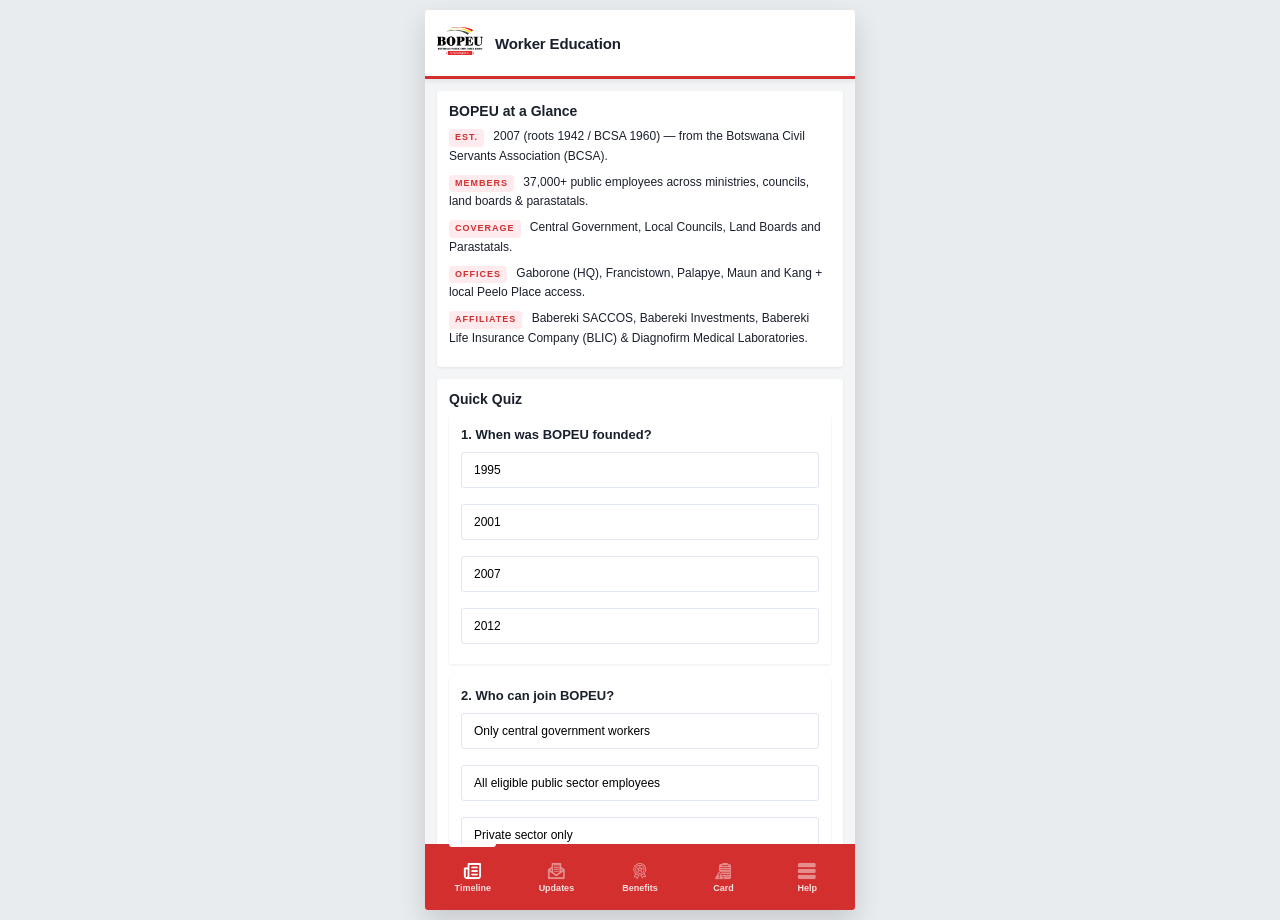
<file: education.html>
<!DOCTYPE html>
<html lang="en">
<head>
    <meta charset="UTF-8">
    <meta name="viewport" content="width=device-width, initial-scale=1.0">
    <title>Worker Education - BOPEU Digital Platform</title>
    <link rel="stylesheet" href="css/styles.css">
    <style>
        .header-title-text {
            font-size: 15px;
            font-weight: 800;
            color: var(--text-dark);
            letter-spacing: -0.01em;
        }
        .bottom-nav a.nav-item {
            text-decoration: none;
            color: #fff;
        }
    </style>
</head>
<body>
    <div class="app-container" id="appContainer">

        <div class="app-header">
            <div class="header-left">
                <a class="tb-home" href="index.html" title="Back to BOPEU app"><img src="Assets/logo/bopeu_logo.webp" alt="BOPEU Logo" class="app-logo"></a>
                <div class="header-title-text">Worker Education</div>
            </div>
        </div>

        <div class="content-area">
            <div class="tab-page active">
                <div id="eduSummary"></div>

                <div class="card">
                    <div class="card-header">Quick Quiz</div>
                    <div id="quizContainer">
                        <div id="quizBody"></div>
                        <div id="quizResult" style="margin-top:10px;"></div>
                    </div>
                </div>
            </div>
        </div>

        <div class="bottom-nav">
            <a class="nav-item active" href="index.html">
                <img src="Assets/icons/timeline_icon.webp" alt="Timeline">
                <span class="nav-label">Timeline</span>
            </a>
            <a class="nav-item" href="index.html">
                <img src="Assets/icons/notices_icon.webp" alt="Updates">
                <span class="nav-label">Updates</span>
            </a>
            <a class="nav-item" href="index.html">
                <img src="Assets/icons/benefits_icon.webp" alt="Benefits">
                <span class="nav-label">Benefits</span>
            </a>
            <a class="nav-item" href="index.html">
                <img src="Assets/icons/claims_icon.webp" alt="Card">
                <span class="nav-label">Card</span>
            </a>
            <a class="nav-item" href="index.html">
                <img src="Assets/icons/menu_icon.webp" alt="Help">
                <span class="nav-label">Help</span>
            </a>
        </div>
    </div>

    <script>
        function esc(str) {
            return String(str == null ? '' : str)
                .replace(/&/g, '&amp;')
                .replace(/</g, '&lt;')
                .replace(/>/g, '&gt;')
                .replace(/"/g, '&quot;');
        }
    </script>
    <script src="js/data.js"></script>
    <script src="js/education.js"></script>
</body>
</html>
</file>
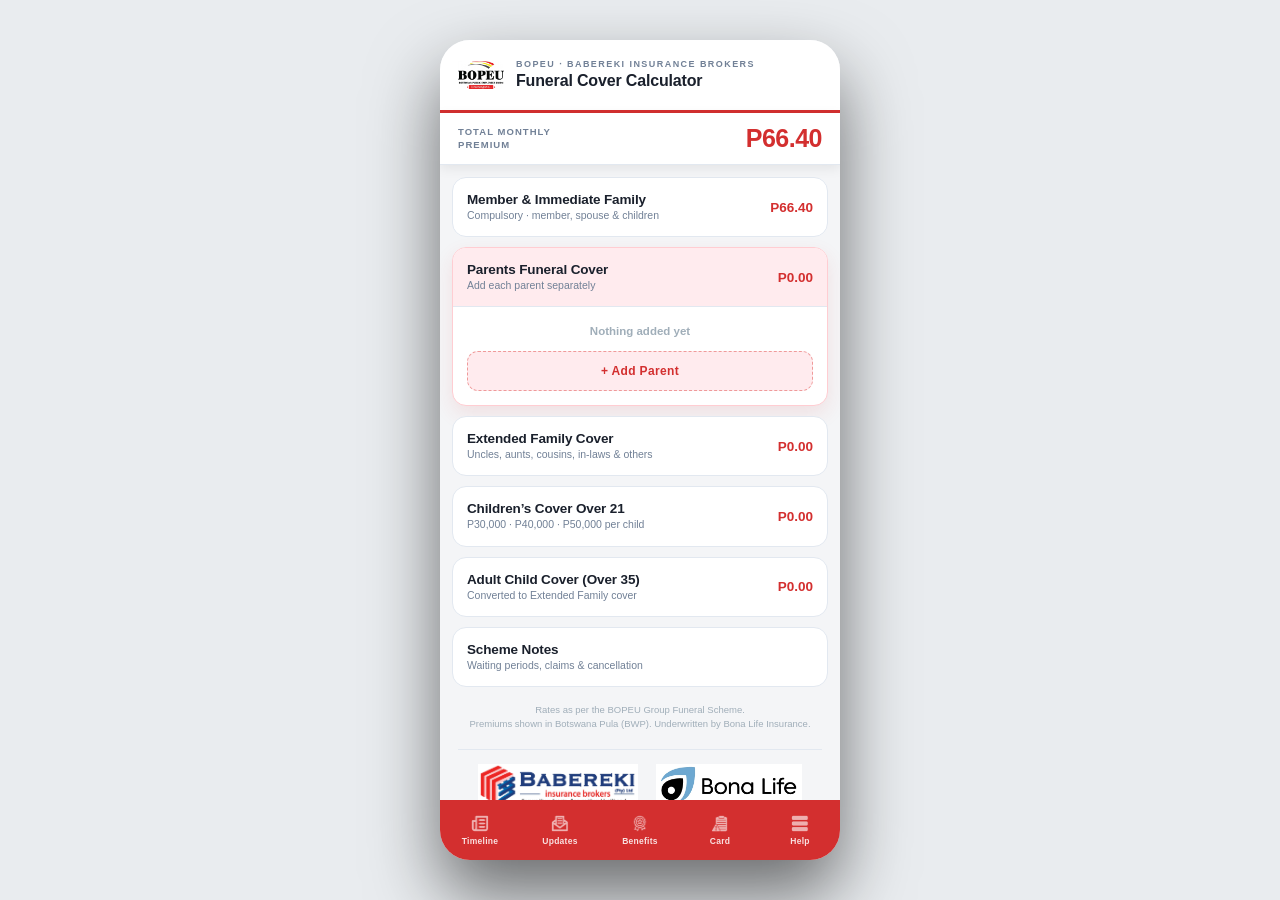
<file: calculators/BOPEU_BABEREKI_AMMENDMENT FORM.html>
<!DOCTYPE html>
<html lang="en">
<head>
<meta charset="utf-8">
<meta name="viewport" content="width=device-width,initial-scale=1,viewport-fit=cover">
<title>BOPEU Funeral Cover Calculator</title>
<style>
  :root{
    --ink:#1A202C;
    --muted:#718096;
    --line:#E2E8F0;
    --brand:#D32F2F;
    --brand2:#B71C1C;
    --danger:#B71C1C;
    --soft:#F4F5F7;
  }
  *{box-sizing:border-box;-webkit-tap-highlight-color:transparent}
  html{height:100%}
  body{
    margin:0;
    height:100dvh;
    font-family:-apple-system,BlinkMacSystemFont,"Segoe UI",Roboto,"Helvetica Neue",Arial,sans-serif;
    background:#E9ECEF;
    display:flex;
    align-items:center;
    justify-content:center;
    color:var(--ink);
  }
  .phone{
    width:100%;
    max-width:400px;
    height:100dvh;
    max-height:860px;
    background:#F4F5F7;
    display:flex;
    flex-direction:column;
    overflow:hidden;
    position:relative;
  }
  @media (min-width:430px){
    .phone{border-radius:30px;box-shadow:0 34px 70px rgba(0,0,0,.55);height:820px}
  }

  /* ---------- header ---------- */
  .topbar{
    flex:0 0 auto;
    background:linear-gradient(135deg,#D32F2F 0%,#B71C1C 100%);
    color:#fff;
    padding:16px 18px 14px;
  }
  .brand{
    font-size:9.5px;
    letter-spacing:.18em;
    text-transform:uppercase;
    opacity:.78;
    font-weight:700;
  }
  .topbar h1{
    margin:3px 0 0;
    font-size:17px;
    font-weight:800;
    letter-spacing:-.01em;
  }

  /* ---------- sticky total ---------- */
  .totalbar{
    flex:0 0 auto;
    background:#fff;
    border-bottom:1px solid var(--line);
    padding:11px 18px;
    display:flex;
    align-items:center;
    justify-content:space-between;
    gap:10px;
    box-shadow:0 3px 12px rgba(0,0,0,.08);
    position:relative;
    z-index:6;
  }
  .totalbar .lbl{
    font-size:9.5px;
    font-weight:800;
    letter-spacing:.11em;
    text-transform:uppercase;
    color:var(--muted);
    line-height:1.3;
  }
  .totalbar .amt{
    font-size:25px;
    font-weight:800;
    color:var(--brand);
    font-variant-numeric:tabular-nums;
    letter-spacing:-.02em;
    transition:transform .16s ease;
    transform-origin:right center;
  }
  .totalbar .amt.pop{transform:scale(1.07)}

  /* ---------- scroll area ---------- */
  .scroll{
    flex:1 1 auto;
    overflow-y:auto;
    overscroll-behavior:contain;
    -webkit-overflow-scrolling:touch;
    padding:12px 12px 26px;
  }

  /* ---------- accordion ---------- */
  .acc{
    background:#fff;
    border:1px solid var(--line);
    border-radius:14px;
    margin-bottom:10px;
    overflow:hidden;
    transition:box-shadow .2s ease,border-color .2s ease;
  }
  .acc.open{
    border-color:#FFCDD2;
    box-shadow:0 8px 20px rgba(211,47,47,.10);
  }
  .acc-head{
    width:100%;
    border:0;
    background:transparent;
    font:inherit;
    text-align:left;
    cursor:pointer;
    padding:14px;
    display:flex;
    align-items:center;
    justify-content:space-between;
    gap:12px;
    transition:background .18s ease;
  }
  .acc.open .acc-head{background:#FFEBEE}
  .acc-left{display:flex;flex-direction:column;gap:2px;min-width:0}
  .acc-title{
    font-size:13.5px;
    font-weight:800;
    color:var(--ink);
    letter-spacing:-.01em;
  }
  .acc-sub{
    font-size:10.5px;
    font-weight:500;
    color:var(--muted);
    line-height:1.25;
  }
  .acc-total{
    font-size:13.5px;
    font-weight:800;
    color:var(--brand);
    font-variant-numeric:tabular-nums;
    white-space:nowrap;
  }
  .acc-body{
    display:none;
    padding:4px 14px 14px;
    border-top:1px solid var(--line);
  }
  .acc.open .acc-body{display:block}

  /* ---------- fixed row (compulsory) ---------- */
  .static-row{
    display:flex;
    align-items:center;
    justify-content:space-between;
    gap:12px;
    padding:12px 0 6px;
    font-size:12.5px;
    color:var(--ink);
  }
  .static-row strong{
    font-size:14px;
    font-weight:800;
    color:var(--brand);
    font-variant-numeric:tabular-nums;
  }
  .hint{
    margin:6px 0 0;
    font-size:10.5px;
    line-height:1.5;
    color:var(--muted);
  }

  /* ---------- person rows ---------- */
  .person{
    padding:12px 0;
    border-bottom:1px dashed var(--line);
  }
  .person:last-child{border-bottom:0}

  .p-top{
    display:flex;
    align-items:center;
    gap:10px;
    margin-bottom:10px;
  }

  .avatar{
    position:relative;
    flex:0 0 auto;
    width:48px;
    height:48px;
    border-radius:50%;
    border:1.5px dashed #b9c7d1;
    background:#F7F9FB center/cover no-repeat;
    display:flex;
    align-items:center;
    justify-content:center;
    cursor:pointer;
    overflow:hidden;
    transition:border-color .15s ease,background-color .15s ease;
  }
  .avatar:active{border-color:var(--brand);background-color:#FFEBEE}
  .avatar.has-photo{border-style:solid;border-color:#EF9A9A}
  .avatar svg{
    width:21px;height:21px;
    fill:none;stroke:#A0AEB9;stroke-width:1.7;
    stroke-linecap:round;stroke-linejoin:round;
    pointer-events:none;
  }
  .avatar input[type=file]{
    position:absolute;inset:0;
    width:100%;height:100%;
    opacity:0;cursor:pointer;
  }

  .p-id{
    flex:1 1 auto;
    min-width:0;
    display:flex;
    flex-direction:column;
    gap:4px;
  }
  .p-tag{
    font-size:9.5px;
    font-weight:800;
    letter-spacing:.12em;
    text-transform:uppercase;
    color:var(--muted);
    line-height:1;
  }
  .nameinput{
    width:100%;
    font-family:inherit;
    font-size:13px;
    font-weight:700;
    color:var(--ink);
    background:#F7F9FB;
    border:1px solid var(--line);
    border-radius:9px;
    padding:9px 10px;
  }
  .nameinput::placeholder{font-weight:600;color:#a8b4be}
  .nameinput:focus{outline:2px solid #EF9A9A;outline-offset:-1px;background:#fff}

  .x{
    flex:0 0 auto;
    width:26px;height:26px;
    border-radius:50%;
    border:1px solid #f2d6ce;
    background:#fff5f1;
    color:var(--danger);
    font-size:15px;
    line-height:1;
    font-weight:700;
    display:flex;align-items:center;justify-content:center;
    cursor:pointer;
    padding:0;
    transition:background .15s ease,transform .1s ease;
  }
  .x:active{background:#ffe4da;transform:scale(.92)}

  .p-row{display:flex;align-items:center;gap:8px}

  select{
    flex:1 1 auto;
    min-width:0;
    font-family:inherit;
    font-size:12.5px;
    font-weight:700;
    color:var(--ink);
    background:#F7F9FB;
    border:1px solid var(--line);
    border-radius:9px;
    padding:9px 8px;
    cursor:pointer;
  }
  select:focus{outline:2px solid #EF9A9A;outline-offset:-1px}

  .pw{
    display:flex;
    align-items:center;
    gap:5px;
    font-size:10px;
    font-weight:800;
    letter-spacing:.06em;
    color:var(--muted);
    background:#F7F9FB;
    border:1px solid var(--line);
    border-radius:9px;
    padding:9px 9px;
    white-space:nowrap;
    cursor:pointer;
    user-select:none;
  }
  .pw input{
    width:14px;height:14px;margin:0;
    accent-color:var(--brand);
    cursor:pointer;
  }
  .pw:has(input:checked){
    background:#FFEBEE;
    border-color:#EF9A9A;
    color:var(--brand);
  }

  .p-cost{
    display:flex;
    flex-direction:column;
    align-items:flex-end;
    line-height:1.15;
    min-width:64px;
    flex:0 0 auto;
  }
  .p-cost i{
    font-style:normal;
    font-size:8px;
    font-weight:800;
    letter-spacing:.12em;
    text-transform:uppercase;
    color:var(--muted);
  }
  .p-cost b{
    font-size:13px;
    font-weight:800;
    color:var(--brand);
    font-variant-numeric:tabular-nums;
  }

  /* ---------- add button ---------- */
  .addbtn{
    width:100%;
    margin-top:12px;
    padding:12px;
    border-radius:11px;
    border:1px dashed #EF9A9A;
    background:#FFEBEE;
    color:var(--brand);
    font-family:inherit;
    font-size:12px;
    font-weight:800;
    letter-spacing:.03em;
    cursor:pointer;
    transition:background .15s ease,transform .1s ease;
  }
  .addbtn:active{background:#FFCDD2;transform:scale(.985)}

  .empty{
    margin:14px 0 2px;
    text-align:center;
    font-size:11.5px;
    color:#A0AEB9;
    font-weight:600;
  }

  /* ---------- notes ---------- */
  .notes{
    margin:10px 0 0;
    padding-left:16px;
    font-size:11px;
    line-height:1.65;
    color:var(--muted);
  }
  .notes li{margin-bottom:6px}
  .notes li::marker{color:#EF9A9A}

  .disclaimer{
    margin:16px 4px 0;
    font-size:9.5px;
    line-height:1.5;
    text-align:center;
    color:#A0AEB9;
  }
  /* ===== BOPEU app styling bridge ===== */
  .topbar{
    flex:0 0 auto;
    background:#fff;
    border-bottom:3px solid var(--brand);
    color:var(--ink);
    padding:12px 18px;
    display:flex;
    align-items:center;
    gap:12px;
  }
  .tb-home{display:flex;align-items:center}
  .tb-logo{width:46px;height:46px;object-fit:contain}
  .tb-text{flex:1 1 auto;min-width:0;display:flex;flex-direction:column;align-items:flex-start;gap:2px}
  .tb-text .brand{margin:0;font-size:9px;letter-spacing:.16em;text-transform:uppercase;color:var(--muted);font-weight:800;opacity:1;line-height:1.2}
  .tb-text h1{margin:0;font-size:16px;font-weight:800;color:var(--ink);letter-spacing:-.01em;line-height:1.25}

  .b-nav{flex:0 0 auto;display:flex;align-items:stretch;background:var(--brand);height:60px;z-index:20}
  .b-nav a{flex:1;display:flex;flex-direction:column;align-items:center;justify-content:center;gap:3px;text-decoration:none;color:#fff;font-size:8.5px;font-weight:700;letter-spacing:.03em}
  .b-nav a img{width:19px;height:19px;object-fit:contain;opacity:.62;filter:brightness(0) invert(1)}
  .b-nav a span{opacity:.85}

  .form-logos{margin:18px 6px 2px;padding-top:14px;border-top:1px solid var(--line);display:flex;align-items:center;justify-content:center;gap:18px;flex-wrap:wrap}
  .form-logos img{height:44px;width:auto;object-fit:contain;max-width:46%}

</style>
</head>
<body>

<div class="phone">

  <div class="topbar">
    <a class="tb-home" href="../index.html?tab=2" title="Back to BOPEU app"><img class="tb-logo" src="../Assets/logo/bopeu_logo.webp" alt="BOPEU"></a>
    <span class="tb-text">
      <span class="brand">BOPEU &middot; Babereki Insurance Brokers</span>
      <h1>Funeral Cover Calculator</h1>
    </span>
  </div>

  <div class="totalbar">
    <span class="lbl">Total Monthly<br>Premium</span>
    <span class="amt" id="grandTotal">P66.40</span>
  </div>

  <div class="scroll" id="scroll">

    <!-- COMPULSORY -->
    <section class="acc">
      <button class="acc-head" type="button">
        <span class="acc-left">
          <span class="acc-title">Member &amp; Immediate Family</span>
          <span class="acc-sub">Compulsory &middot; member, spouse &amp; children</span>
        </span>
        <span class="acc-total">P66.40</span>
      </button>
      <div class="acc-body">
        <div class="static-row">
          <span>Funeral cover P65,000 (member &amp; spouse)</span>
          <strong>P66.40</strong>
        </div>
        <p class="hint">Includes a 12-month Premium Waiver. Children's benefits are illustrated per the scheme.</p>
      </div>
    </section>

    <!-- PARENTS -->
    <section class="acc open">
      <button class="acc-head" type="button">
        <span class="acc-left">
          <span class="acc-title">Parents Funeral Cover</span>
          <span class="acc-sub">Add each parent separately</span>
        </span>
        <span class="acc-total" id="sub-parents">P0.00</span>
      </button>
      <div class="acc-body">
        <div id="list-parents"></div>
        <p class="empty" id="empty-parents">Nothing added yet</p>
        <button class="addbtn" type="button" data-add="parents">+ Add Parent</button>
      </div>
    </section>

    <!-- EXTENDED FAMILY -->
    <section class="acc">
      <button class="acc-head" type="button">
        <span class="acc-left">
          <span class="acc-title">Extended Family Cover</span>
          <span class="acc-sub">Uncles, aunts, cousins, in-laws &amp; others</span>
        </span>
        <span class="acc-total" id="sub-extended">P0.00</span>
      </button>
      <div class="acc-body">
        <div id="list-extended"></div>
        <p class="empty" id="empty-extended">Nothing added yet</p>
        <button class="addbtn" type="button" data-add="extended">+ Add Extended Family Member</button>
      </div>
    </section>

    <!-- CHILDREN OVER 21 -->
    <section class="acc">
      <button class="acc-head" type="button">
        <span class="acc-left">
          <span class="acc-title">Children&rsquo;s Cover Over 21</span>
          <span class="acc-sub">P30,000 &middot; P40,000 &middot; P50,000 per child</span>
        </span>
        <span class="acc-total" id="sub-children">P0.00</span>
      </button>
      <div class="acc-body">
        <div id="list-children"></div>
        <p class="empty" id="empty-children">Nothing added yet</p>
        <button class="addbtn" type="button" data-add="children">+ Add Child Over 21</button>
      </div>
    </section>

    <!-- ADULT CHILD -->
    <section class="acc">
      <button class="acc-head" type="button">
        <span class="acc-left">
          <span class="acc-title">Adult Child Cover (Over 35)</span>
          <span class="acc-sub">Converted to Extended Family cover</span>
        </span>
        <span class="acc-total" id="sub-adult">P0.00</span>
      </button>
      <div class="acc-body">
        <div id="list-adult"></div>
        <p class="empty" id="empty-adult">Nothing added yet</p>
        <button class="addbtn" type="button" data-add="adult">+ Add Adult Child</button>
      </div>
    </section>

    <!-- NOTES -->
    <section class="acc">
      <button class="acc-head" type="button">
        <span class="acc-left">
          <span class="acc-title">Scheme Notes</span>
          <span class="acc-sub">Waiting periods, claims &amp; cancellation</span>
        </span>
        <span class="acc-total">&nbsp;</span>
      </button>
      <div class="acc-body">
        <ul class="notes">
          <li>Membership subscription is 1% of basic salary (capped P50.00 &ndash; P120.00).</li>
          <li>Compulsory funeral cover of P66.40 for the member and immediate family, with a 12-month premium waiver.</li>
          <li>Premium Waiver (PW) lets dependents continue enjoying 12 months of funeral cover if the main member passes on.</li>
          <li>Adult child cover ceases at 35 years &mdash; a separate application form is required.</li>
          <li>Waiting period: 6 months for natural deaths, 24 months for suicide deaths.</li>
          <li>Membership ceases if subscriptions are unpaid for 3 consecutive months; reinstatement attracts waiting periods.</li>
          <li>Cancellation requires 3 months&rsquo; written notice. No claims or refunds after cancellation.</li>
          <li>Claims are paid within 48 hours of receipt of all requested documents; notification must be within 6 months of death.</li>
        </ul>
      </div>
    </section>

    <p class="disclaimer">
      Rates as per the BOPEU Group Funeral Scheme.<br>
      Premiums shown in Botswana Pula (BWP). Underwritten by Bona Life Insurance.
    </p>

    <div class="form-logos">
      <img src="../Assets/logo/forms/Babereki_Insurance_Brokers_Logo.webp" alt="Babereki Insurance Brokers">
      <img src="../Assets/logo/forms/Bona_Life_Logo.webp" alt="Bona Life">
    </div>

  </div>

  <div class="b-nav">
    <a href="../index.html?tab=0"><img src="../Assets/icons/timeline_icon.webp" alt="Timeline"><span>Timeline</span></a>
    <a href="../index.html?tab=1"><img src="../Assets/icons/notices_icon.webp" alt="Updates"><span>Updates</span></a>
    <a href="../index.html?tab=2"><img src="../Assets/icons/benefits_icon.webp" alt="Benefits"><span>Benefits</span></a>
    <a href="../index.html?tab=3"><img src="../Assets/icons/claims_icon.webp" alt="Card"><span>Card</span></a>
    <a href="../index.html?tab=4"><img src="../Assets/icons/menu_icon.webp" alt="Help"><span>Help</span></a>
  </div>

  </div>

<script>
(function () {
  "use strict";

  var COMPULSORY = 66.40;

  var EXT = [
    { a: 5000,  p: 17.10,  w: 18.40  },
    { a: 7500,  p: 25.60,  w: 27.50  },
    { a: 10000, p: 34.10,  w: 36.70  },
    { a: 15000, p: 51.10,  w: 54.90  },
    { a: 20000, p: 68.10,  w: 73.20  },
    { a: 25000, p: 85.20,  w: 91.50  },
    { a: 30000, p: 102.10, w: 109.70 },
    { a: 40000, p: 136.30, w: 146.30 },
    { a: 50000, p: 170.20, w: 183.00 }
  ];

  var SECTIONS = {
    parents: {
      tag: "Parent",
      hasPW: true,
      covers: [
        { a: 10000, p: 24.70,  w: 26.50  },
        { a: 15000, p: 37.00,  w: 39.70  },
        { a: 20000, p: 49.30,  w: 53.10  },
        { a: 25000, p: 61.70,  w: 66.30  },
        { a: 40000, p: 98.60,  w: 106.00 },
        { a: 50000, p: 123.30, w: 132.50 }
      ]
    },
    extended: { tag: "Extended family", hasPW: true, covers: EXT },
    children: {
      tag: "Child 21+",
      hasPW: false,
      covers: [
        { a: 30000, p: 8.50  },
        { a: 40000, p: 11.30 },
        { a: 50000, p: 14.10 }
      ]
    },
    adult: { tag: "Adult child", hasPW: true, covers: EXT }
  };

  var state = { parents: [], extended: [], children: [], adult: [] };
  var uid = 0;
  var lastTotal = COMPULSORY;

  var CAMERA_SVG =
    '<svg viewBox="0 0 24 24" aria-hidden="true">' +
      '<path d="M3 8.5A2.5 2.5 0 0 1 5.5 6h1.2l1.1-1.8A1.5 1.5 0 0 1 9.1 3.5h5.8a1.5 1.5 0 0 1 1.3.7L17.3 6h1.2A2.5 2.5 0 0 1 21 8.5v8A2.5 2.5 0 0 1 18.5 19h-13A2.5 2.5 0 0 1 3 16.5z"/>' +
      '<circle cx="12" cy="12.5" r="3.4"/>' +
    '</svg>';

  /* ---------- helpers ---------- */
  function money(n) {
    return "P" + n.toFixed(2).replace(/\B(?=(\d{3})+(?!\d))/g, ",");
  }
  function amt(n) {
    return "P" + n.toString().replace(/\B(?=(\d{3})+(?!\d))/g, ",");
  }
  function esc(s) {
    return String(s == null ? "" : s)
      .replace(/&/g, "&amp;")
      .replace(/"/g, "&quot;")
      .replace(/</g, "&lt;")
      .replace(/>/g, "&gt;");
  }
  function costOf(key, item) {
    var sec = SECTIONS[key];
    var c = sec.covers[item.cover] || sec.covers[0];
    return (sec.hasPW && item.pw) ? c.w : c.p;
  }
  function findItem(row) {
    var key = row.getAttribute("data-key");
    var id = Number(row.getAttribute("data-id"));
    var arr = state[key] || [];
    for (var i = 0; i < arr.length; i++) {
      if (arr[i].id === id) return arr[i];
    }
    return null;
  }

  /* ---------- build a person card ---------- */
  function buildPersonEl(key, item, index) {
    var sec = SECTIONS[key];
    var el = document.createElement("div");
    el.className = "person";
    el.setAttribute("data-key", key);
    el.setAttribute("data-id", item.id);

    var opts = sec.covers.map(function (cv, ci) {
      return '<option value="' + ci + '"' + (ci === item.cover ? " selected" : "") + ">" +
             amt(cv.a) + "</option>";
    }).join("");

    var pw = sec.hasPW
      ? '<label class="pw"><input type="checkbox" data-pw' + (item.pw ? " checked" : "") +
        '><span>PW</span></label>'
      : "";

    el.innerHTML =
      '<div class="p-top">' +
        '<label class="avatar' + (item.photo ? " has-photo" : "") + '" title="Add profile photo">' +
          '<input type="file" accept="image/*" aria-label="Add profile photo">' +
          CAMERA_SVG +
        '</label>' +
        '<div class="p-id">' +
          '<span class="p-tag">' + sec.tag + " " + index + '</span>' +
          '<input class="nameinput" type="text" placeholder="Full name" ' +
                 'autocomplete="off" value="' + esc(item.name) + '">' +
        '</div>' +
        '<button class="x" type="button" aria-label="Remove">&times;</button>' +
      '</div>' +
      '<div class="p-row">' +
        '<select data-cover aria-label="Cover amount">' + opts + '</select>' +
        pw +
        '<span class="p-cost"><i>adds</i><b>' + money(costOf(key, item)) + '</b></span>' +
      '</div>';

    if (item.photo) applyPhoto(el, item.photo);
    return el;
  }

  function applyPhoto(rowEl, dataUrl) {
    var av = rowEl.querySelector(".avatar");
    if (!av) return;
    av.style.backgroundImage = "url(" + dataUrl + ")";
    av.classList.add("has-photo");
    var svg = av.querySelector("svg");
    if (svg) svg.style.display = "none";
  }

  /* ---------- renumber the type labels in a section ---------- */
  function renumber(key) {
    var list = document.getElementById("list-" + key);
    var sec = SECTIONS[key];
    var rows = list.querySelectorAll(".person");
    Array.prototype.forEach.call(rows, function (r, i) {
      var t = r.querySelector(".p-tag");
      if (t) t.textContent = sec.tag + " " + (i + 1);
    });
  }

  /* ---------- totals ---------- */
  function updateTotals() {
    var total = COMPULSORY;

    Object.keys(SECTIONS).forEach(function (key) {
      var sub = 0;

      state[key].forEach(function (it) {
        var c = costOf(key, it);
        sub += c;
        var row = document.querySelector('.person[data-id="' + it.id + '"]');
        if (row) {
          var b = row.querySelector(".p-cost b");
          if (b) b.textContent = money(c);
        }
      });

      document.getElementById("sub-" + key).textContent = money(sub);

      var emptyEl = document.getElementById("empty-" + key);
      if (emptyEl) emptyEl.style.display = state[key].length ? "none" : "block";

      total += sub;
    });

    var el = document.getElementById("grandTotal");
    el.textContent = money(total);

    if (Math.abs(total - lastTotal) > 0.001) {
      el.classList.add("pop");
      setTimeout(function () { el.classList.remove("pop"); }, 160);
      lastTotal = total;
    }
  }

  /* ---------- add / remove ---------- */
  function addPerson(key) {
    var item = { id: ++uid, name: "", photo: "", cover: 0, pw: false };
    state[key].push(item);

    var list = document.getElementById("list-" + key);
    var el = buildPersonEl(key, item, state[key].length);
    list.appendChild(el);

    updateTotals();

    var ni = el.querySelector(".nameinput");
    if (ni) {
      try { ni.focus({ preventScroll: true }); } catch (err) { ni.focus(); }
    }
  }

  function removePerson(row) {
    var key = row.getAttribute("data-key");
    var id = Number(row.getAttribute("data-id"));
    state[key] = state[key].filter(function (i) { return i.id !== id; });
    row.remove();
    renumber(key);
    updateTotals();
  }

  /* ---------- events ---------- */
  var scroll = document.getElementById("scroll");

  scroll.addEventListener("click", function (e) {
    var head = e.target.closest(".acc-head");
    if (head) {
      head.parentElement.classList.toggle("open");
      return;
    }

    var add = e.target.closest(".addbtn");
    if (add) {
      addPerson(add.getAttribute("data-add"));
      return;
    }

    var x = e.target.closest(".x");
    if (x) {
      var row = x.closest(".person");
      if (row) removePerson(row);
    }
  });

  /* text input — name (no premium impact) */
  scroll.addEventListener("input", function (e) {
    if (!e.target.classList.contains("nameinput")) return;
    var row = e.target.closest(".person");
    if (!row) return;
    var item = findItem(row);
    if (item) item.name = e.target.value;
  });

  /* selects, checkboxes & photo uploads */
  scroll.addEventListener("change", function (e) {
    var row = e.target.closest(".person");
    if (!row) return;
    var item = findItem(row);
    if (!item) return;

    if (e.target.hasAttribute("data-cover")) {
      item.cover = Number(e.target.value);
      updateTotals();
      return;
    }

    if (e.target.hasAttribute("data-pw")) {
      item.pw = e.target.checked;
      updateTotals();
      return;
    }

    if (e.target.type === "file") {
      var file = e.target.files && e.target.files[0];
      if (!file) return;
      var reader = new FileReader();
      reader.onload = function (ev) {
        item.photo = ev.target.result;
        applyPhoto(row, item.photo);
      };
      reader.readAsDataURL(file);
    }
  });

  /* ---------- boot ---------- */
  updateTotals();
})();
</script>
</body>
</html>
</file>
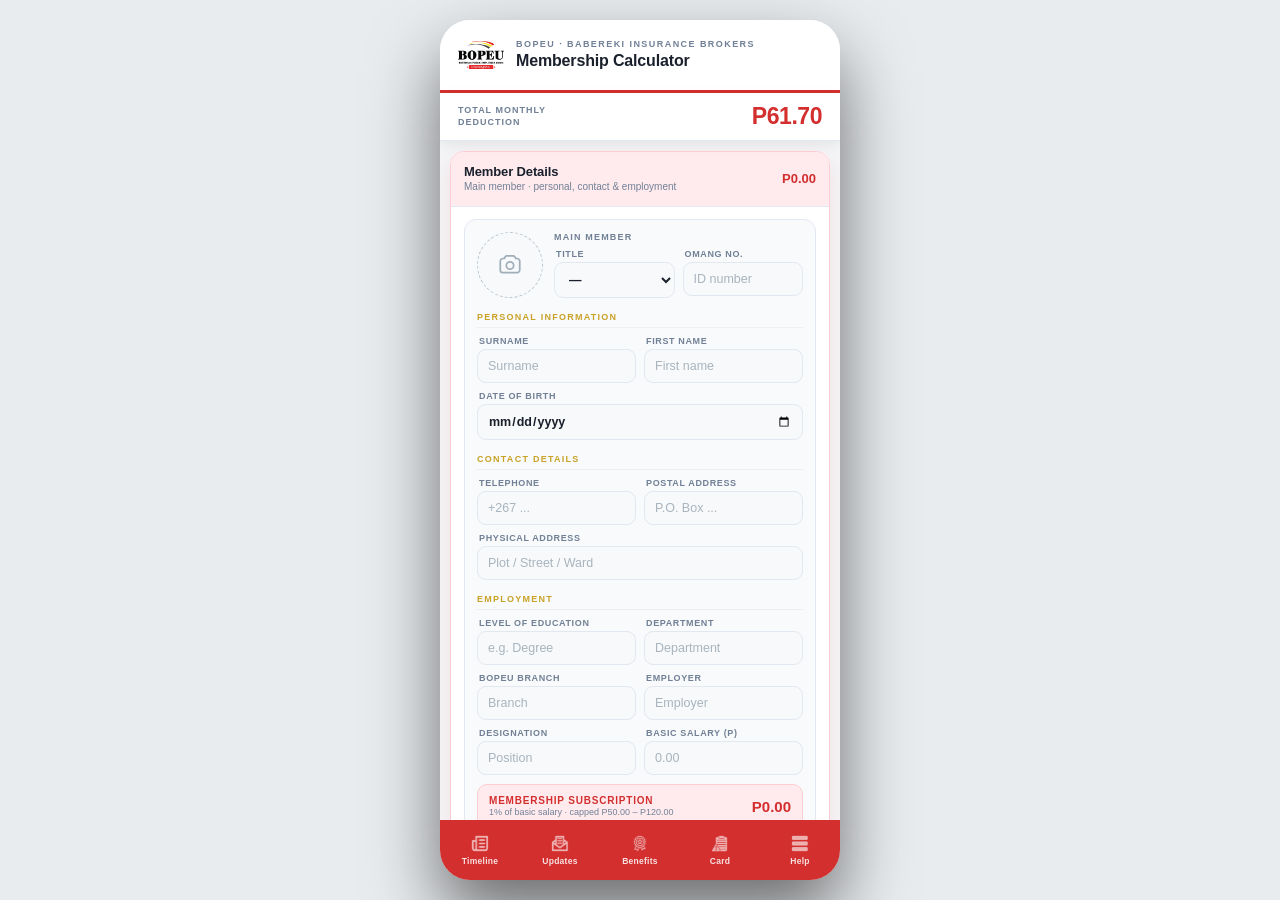
<file: calculators/BOPEU_BABEREKI_MEMBERSHIP  APPLICATION FORM.html>
<!DOCTYPE html>
<html lang="en">
<head>
<meta charset="utf-8">
<meta name="viewport" content="width=device-width,initial-scale=1,viewport-fit=cover">
<title>BOPEU Membership Calculator</title>
<style>
  :root{
    --ink:#1A202C;
    --muted:#718096;
    --line:#E2E8F0;
    --brand:#D32F2F;
    --brand2:#B71C1C;
    --danger:#B71C1C;
    --soft:#F4F5F7;
    --gold:#C9A227;
  }
  *{box-sizing:border-box;-webkit-tap-highlight-color:transparent}
  html{height:100%}
  body{
    margin:0;
    height:100dvh;
    font-family:-apple-system,BlinkMacSystemFont,"Segoe UI",Roboto,"Helvetica Neue",Arial,sans-serif;
    background:#E9ECEF;
    display:flex;
    align-items:center;
    justify-content:center;
    color:var(--ink);
  }
  .phone{
    width:100%;
    max-width:400px;
    height:100dvh;
    max-height:900px;
    background:#F4F5F7;
    display:flex;
    flex-direction:column;
    overflow:hidden;
    position:relative;
  }
  @media (min-width:430px){
    .phone{border-radius:30px;box-shadow:0 34px 70px rgba(0,0,0,.55);height:860px}
  }

  /* ---------- header ---------- */
  .topbar{
    flex:0 0 auto;
    background:linear-gradient(135deg,#D32F2F 0%,#B71C1C 100%);
    color:#fff;
    padding:14px 18px 12px;
  }
  .brand{
    font-size:9px;
    letter-spacing:.18em;
    text-transform:uppercase;
    opacity:.78;
    font-weight:700;
  }
  .topbar h1{
    margin:3px 0 0;
    font-size:16px;
    font-weight:800;
    letter-spacing:-.01em;
  }

  /* ---------- sticky total ---------- */
  .totalbar{
    flex:0 0 auto;
    background:#fff;
    border-bottom:1px solid var(--line);
    padding:10px 18px;
    display:flex;
    align-items:center;
    justify-content:space-between;
    gap:10px;
    box-shadow:0 3px 12px rgba(0,0,0,.08);
    position:relative;
    z-index:6;
  }
  .totalbar .lbl{
    font-size:9px;
    font-weight:800;
    letter-spacing:.11em;
    text-transform:uppercase;
    color:var(--muted);
    line-height:1.3;
  }
  .totalbar .amt{
    font-size:23px;
    font-weight:800;
    color:var(--brand);
    font-variant-numeric:tabular-nums;
    letter-spacing:-.02em;
    transition:transform .16s ease;
    transform-origin:right center;
  }
  .totalbar .amt.pop{transform:scale(1.07)}

  /* ---------- scroll area ---------- */
  .scroll{
    flex:1 1 auto;
    overflow-y:auto;
    overscroll-behavior:contain;
    -webkit-overflow-scrolling:touch;
    padding:10px 10px 26px;
  }

  /* ---------- accordion ---------- */
  .acc{
    background:#fff;
    border:1px solid var(--line);
    border-radius:14px;
    margin-bottom:9px;
    overflow:hidden;
    transition:box-shadow .2s ease,border-color .2s ease;
  }
  .acc.open{
    border-color:#FFCDD2;
    box-shadow:0 8px 20px rgba(211,47,47,.10);
  }
  .acc-head{
    width:100%;
    border:0;
    background:transparent;
    font:inherit;
    text-align:left;
    cursor:pointer;
    padding:12px 13px;
    display:flex;
    align-items:center;
    justify-content:space-between;
    gap:10px;
    transition:background .18s ease;
  }
  .acc.open .acc-head{background:#FFEBEE}
  .acc-left{display:flex;flex-direction:column;gap:2px;min-width:0}
  .acc-title{
    font-size:13px;
    font-weight:800;
    color:var(--ink);
    letter-spacing:-.01em;
  }
  .acc-sub{
    font-size:10px;
    font-weight:500;
    color:var(--muted);
    line-height:1.25;
  }
  .acc-total{
    font-size:13px;
    font-weight:800;
    color:var(--brand);
    font-variant-numeric:tabular-nums;
    white-space:nowrap;
  }
  .acc-body{
    display:none;
    padding:12px 13px 14px;
    border-top:1px solid var(--line);
  }
  .acc.open .acc-body{display:block}

  /* ---------- form fields ---------- */
  .subhead{
    font-size:9px;
    font-weight:800;
    letter-spacing:.14em;
    text-transform:uppercase;
    color:var(--gold);
    margin:14px 0 8px;
    padding-bottom:5px;
    border-bottom:1px solid #EDEFF2;
  }
  .subhead:first-child{margin-top:0}
  .subhead + .subhead{margin-top:0}

  .field{
    display:flex;
    flex-direction:column;
    gap:3px;
    min-width:0;
  }
  .field > label{
    font-size:9px;
    font-weight:800;
    letter-spacing:.07em;
    text-transform:uppercase;
    color:var(--muted);
    padding-left:2px;
  }
  .field input,
  .field select,
  .field textarea{
    width:100%;
    font-family:inherit;
    font-size:12.5px;
    font-weight:600;
    color:var(--ink);
    background:#F7F9FB;
    border:1px solid var(--line);
    border-radius:9px;
    padding:9px 10px;
    transition:border-color .15s ease,background .15s ease;
  }
  .field textarea{
    resize:none;
    min-height:54px;
    line-height:1.4;
  }
  .field input::placeholder,
  .field textarea::placeholder{color:#a8b4be;font-weight:500}
  .field input:focus,
  .field select:focus,
  .field textarea:focus{
    outline:2px solid #EF9A9A;
    outline-offset:-1px;
    background:#fff;
  }
  .field input[type=date]{font-weight:700}
  .field input[type=number]{font-variant-numeric:tabular-nums}

  .grid-2{display:grid;grid-template-columns:1fr 1fr;gap:8px;margin-bottom:8px}
  .grid-2 .field{margin:0}
  .grid-3{display:grid;grid-template-columns:1fr 1fr 1fr;gap:7px;margin-bottom:8px}
  .grid-3 .field{margin:0}
  .mb{margin-bottom:8px}

  /* ---------- main card (member / spouse) ---------- */
  .person-card{
    background:#F8FAFB;
    border:1px solid var(--line);
    border-radius:12px;
    padding:12px;
    margin-bottom:10px;
  }
  .person-card:last-child{margin-bottom:0}

  .card-top{
    display:flex;
    align-items:flex-start;
    gap:11px;
    margin-bottom:10px;
  }
  .avatar{
    position:relative;
    flex:0 0 auto;
    width:66px;
    height:66px;
    border-radius:50%;
    border:1.5px dashed #b9c7d1;
    background:#F7F9FB center/cover no-repeat;
    display:flex;
    align-items:center;
    justify-content:center;
    cursor:pointer;
    overflow:hidden;
    transition:border-color .15s ease,background-color .15s ease;
  }
  .avatar:active{border-color:var(--brand);background-color:#FFEBEE}
  .avatar.has-photo{border-style:solid;border-color:#EF9A9A}
  .avatar svg{
    width:26px;height:26px;
    fill:none;stroke:#A0AEB9;stroke-width:1.6;
    stroke-linecap:round;stroke-linejoin:round;
    pointer-events:none;
  }
  .avatar input[type=file]{
    position:absolute;inset:0;
    width:100%;height:100%;
    opacity:0;cursor:pointer;
  }
  .avatar-sm{width:48px;height:48px}
  .avatar-sm svg{width:20px;height:20px}

  .card-top-right{
    flex:1 1 auto;
    min-width:0;
    display:flex;
    flex-direction:column;
    gap:7px;
  }
  .card-label{
    font-size:9px;
    font-weight:800;
    letter-spacing:.13em;
    text-transform:uppercase;
    color:var(--muted);
  }

  /* ---------- person rows (dynamic) ---------- */
  .person{
    padding:12px 0;
    border-bottom:1px dashed var(--line);
  }
  .person:last-child{border-bottom:0}
  .person:first-child{padding-top:0}

  .p-top{
    display:flex;
    align-items:center;
    gap:10px;
    margin-bottom:9px;
  }
  .p-id{
    flex:1 1 auto;
    min-width:0;
    display:flex;
    flex-direction:column;
    gap:4px;
  }
  .p-tag{
    font-size:9px;
    font-weight:800;
    letter-spacing:.12em;
    text-transform:uppercase;
    color:var(--muted);
    line-height:1;
  }
  .nameinput{
    width:100%;
    font-family:inherit;
    font-size:12.5px;
    font-weight:700;
    color:var(--ink);
    background:#F7F9FB;
    border:1px solid var(--line);
    border-radius:9px;
    padding:8px 10px;
  }
  .nameinput::placeholder{font-weight:500;color:#a8b4be}
  .nameinput:focus{outline:2px solid #EF9A9A;outline-offset:-1px;background:#fff}

  .x{
    flex:0 0 auto;
    width:26px;height:26px;
    border-radius:50%;
    border:1px solid #f2d6ce;
    background:#fff5f1;
    color:var(--danger);
    font-size:15px;
    line-height:1;
    font-weight:700;
    display:flex;align-items:center;justify-content:center;
    cursor:pointer;
    padding:0;
    transition:background .15s ease,transform .1s ease;
  }
  .x:active{background:#ffe4da;transform:scale(.92)}

  /* ---------- PW toggle ---------- */
  .pw-toggle{
    display:flex;
    align-items:center;
    justify-content:space-between;
    gap:10px;
    padding:10px 0 2px;
    cursor:pointer;
    user-select:none;
  }
  .pw-toggle .pwt-text{display:flex;flex-direction:column;gap:2px;min-width:0}
  .pw-toggle .pwt-text strong{font-size:12px;font-weight:800;color:var(--ink)}
  .pw-toggle .pwt-text span{font-size:9.5px;color:var(--muted);line-height:1.3}

  .pw{
    display:flex;
    align-items:center;
    gap:5px;
    font-size:9.5px;
    font-weight:800;
    letter-spacing:.05em;
    color:var(--muted);
    background:#F7F9FB;
    border:1px solid var(--line);
    border-radius:9px;
    padding:8px 9px;
    white-space:nowrap;
    cursor:pointer;
    user-select:none;
    flex:0 0 auto;
  }
  .pw input{
    width:14px;height:14px;margin:0;
    accent-color:var(--brand);
    cursor:pointer;
  }
  .pw:has(input:checked){
    background:#FFEBEE;
    border-color:#EF9A9A;
    color:var(--brand);
  }

  /* ---------- cost display ---------- */
  .cost-row{
    display:flex;
    align-items:center;
    justify-content:space-between;
    gap:8px;
    margin-top:9px;
    padding-top:9px;
    border-top:1px solid #EDF1F4;
  }
  .cost-row .cr-label{
    font-size:9.5px;
    font-weight:800;
    letter-spacing:.1em;
    text-transform:uppercase;
    color:var(--muted);
  }
  .cost-row .cr-amount{
    font-size:13.5px;
    font-weight:800;
    color:var(--brand);
    font-variant-numeric:tabular-nums;
  }

  /* ---------- benefit pill (children) ---------- */
  .benefit-pill{
    display:flex;
    align-items:center;
    justify-content:space-between;
    gap:8px;
    margin-top:8px;
    padding:8px 10px;
    background:#FFEBEE;
    border:1px dashed #EF9A9A;
    border-radius:9px;
  }
  .benefit-pill .bp-label{
    font-size:9px;
    font-weight:800;
    letter-spacing:.1em;
    text-transform:uppercase;
    color:var(--brand);
    opacity:.75;
  }
  .benefit-pill .bp-amount{
    font-size:13px;
    font-weight:800;
    color:var(--brand);
    font-variant-numeric:tabular-nums;
  }
  .benefit-pill .bp-band{
    font-size:9px;
    font-weight:700;
    color:var(--muted);
    background:#fff;
    border:1px solid var(--line);
    border-radius:20px;
    padding:2px 7px;
  }

  /* ---------- add button ---------- */
  .addbtn{
    width:100%;
    margin-top:11px;
    padding:11px;
    border-radius:11px;
    border:1px dashed #EF9A9A;
    background:#FFEBEE;
    color:var(--brand);
    font-family:inherit;
    font-size:11.5px;
    font-weight:800;
    letter-spacing:.03em;
    cursor:pointer;
    transition:background .15s ease,transform .1s ease,opacity .15s ease;
  }
  .addbtn:active{background:#FFCDD2;transform:scale(.985)}
  .addbtn:disabled{
    opacity:.5;
    cursor:not-allowed;
    background:#F4F5F7;
    border-color:#D9E1E8;
    color:#A0AEB9;
  }
  .addbtn:disabled:active{transform:none;background:#F4F5F7}

  .empty{
    margin:12px 0 2px;
    text-align:center;
    font-size:11px;
    color:#A0AEB9;
    font-weight:600;
  }

  /* ---------- summary ---------- */
  .summary-row{
    display:flex;
    align-items:center;
    justify-content:space-between;
    padding:9px 0;
    font-size:12px;
    border-bottom:1px dashed var(--line);
  }
  .summary-row:last-child{border-bottom:0}
  .summary-row .sr-l{
    color:var(--muted);
    font-weight:600;
  }
  .summary-row .sr-r{
    font-weight:800;
    color:var(--ink);
    font-variant-numeric:tabular-nums;
  }
  .summary-row.total{
    border-top:1px solid var(--line);
    border-bottom:0;
    margin-top:4px;
    padding-top:12px;
  }
  .summary-row.total .sr-l{
    font-size:11px;
    font-weight:800;
    letter-spacing:.08em;
    text-transform:uppercase;
    color:var(--ink);
  }
  .summary-row.total .sr-r{
    font-size:17px;
    color:var(--brand);
  }

  /* ---------- notes ---------- */
  .notes{
    margin:8px 0 0;
    padding-left:16px;
    font-size:10.5px;
    line-height:1.65;
    color:var(--muted);
  }
  .notes li{margin-bottom:6px}
  .notes li::marker{color:#EF9A9A}
  .notes strong{color:var(--ink);font-weight:800}

  .consent{
    font-size:10.5px;
    line-height:1.6;
    color:var(--muted);
    margin:0 0 10px;
  }
  .consent strong{color:var(--ink);font-weight:800}

  .disclaimer{
    margin:14px 4px 0;
    font-size:9px;
    line-height:1.5;
    text-align:center;
    color:#A0AEB9;
  }

  /* ---------- subscription badge ---------- */
  .sub-badge{
    display:flex;
    align-items:center;
    justify-content:space-between;
    gap:8px;
    margin-top:9px;
    padding:10px 11px;
    background:linear-gradient(135deg,#FFEBEE 0%,#FFEBEE 100%);
    border:1px solid #FFCDD2;
    border-radius:10px;
  }
  .sub-badge .sb-l{
    display:flex;
    flex-direction:column;
    gap:1px;
    min-width:0;
  }
  .sub-badge .sb-l strong{
    font-size:10px;
    font-weight:800;
    letter-spacing:.08em;
    text-transform:uppercase;
    color:var(--brand);
  }
  .sub-badge .sb-l span{
    font-size:9px;
    color:var(--muted);
  }
  .sub-badge .sb-r{
    font-size:15px;
    font-weight:800;
    color:var(--brand);
    font-variant-numeric:tabular-nums;
    white-space:nowrap;
  }
  /* ===== BOPEU app styling bridge ===== */
  .topbar{
    flex:0 0 auto;
    background:#fff;
    border-bottom:3px solid var(--brand);
    color:var(--ink);
    padding:12px 18px;
    display:flex;
    align-items:center;
    gap:12px;
  }
  .tb-home{display:flex;align-items:center}
  .tb-logo{width:46px;height:46px;object-fit:contain}
  .tb-text{flex:1 1 auto;min-width:0;display:flex;flex-direction:column;align-items:flex-start;gap:2px}
  .tb-text .brand{margin:0;font-size:9px;letter-spacing:.16em;text-transform:uppercase;color:var(--muted);font-weight:800;opacity:1;line-height:1.2}
  .tb-text h1{margin:0;font-size:16px;font-weight:800;color:var(--ink);letter-spacing:-.01em;line-height:1.25}

  .b-nav{flex:0 0 auto;display:flex;align-items:stretch;background:var(--brand);height:60px;z-index:20}
  .b-nav a{flex:1;display:flex;flex-direction:column;align-items:center;justify-content:center;gap:3px;text-decoration:none;color:#fff;font-size:8.5px;font-weight:700;letter-spacing:.03em}
  .b-nav a img{width:19px;height:19px;object-fit:contain;opacity:.62;filter:brightness(0) invert(1)}
  .b-nav a span{opacity:.85}

  .form-logos{margin:18px 6px 2px;padding-top:14px;border-top:1px solid var(--line);display:flex;align-items:center;justify-content:center;gap:18px;flex-wrap:wrap}
  .form-logos img{height:44px;width:auto;object-fit:contain;max-width:46%}

</style>
</head>
<body>

<div class="phone">

  <div class="topbar">
    <a class="tb-home" href="../index.html?tab=2" title="Back to BOPEU app"><img class="tb-logo" src="../Assets/logo/bopeu_logo.webp" alt="BOPEU"></a>
    <span class="tb-text">
      <span class="brand">BOPEU &middot; Babereki Insurance Brokers</span>
      <h1>Membership Calculator</h1>
    </span>
  </div>

  <div class="totalbar">
    <span class="lbl">Total Monthly<br>Deduction</span>
    <span class="amt" id="grandTotal">P0.00</span>
  </div>

  <div class="scroll" id="scroll">

    <!-- ============ MEMBER DETAILS ============ -->
    <section class="acc open">
      <button class="acc-head" type="button">
        <span class="acc-left">
          <span class="acc-title">Member Details</span>
          <span class="acc-sub">Main member &middot; personal, contact &amp; employment</span>
        </span>
        <span class="acc-total" id="sub-member-label">P0.00</span>
      </button>
      <div class="acc-body">

        <div class="person-card">
          <div class="card-top">
            <label class="avatar" id="memberAvatar" title="Add profile photo">
              <input type="file" accept="image/*" data-photo="member" aria-label="Member photo">
              <svg viewBox="0 0 24 24" aria-hidden="true">
                <path d="M3 8.5A2.5 2.5 0 0 1 5.5 6h1.2l1.1-1.8A1.5 1.5 0 0 1 9.1 3.5h5.8a1.5 1.5 0 0 1 1.3.7L17.3 6h1.2A2.5 2.5 0 0 1 21 8.5v8A2.5 2.5 0 0 1 18.5 19h-13A2.5 2.5 0 0 1 3 16.5z"/>
                <circle cx="12" cy="12.5" r="3.4"/>
              </svg>
            </label>
            <div class="card-top-right">
              <span class="card-label">Main Member</span>
              <div class="grid-2" style="margin-bottom:0">
                <div class="field">
                  <label>Title</label>
                  <select id="memberTitle">
                    <option value="">—</option>
                    <option>Mr</option>
                    <option>Mrs</option>
                    <option>Miss</option>
                    <option>Ms</option>
                    <option>Dr</option>
                  </select>
                </div>
                <div class="field">
                  <label>Omang No.</label>
                  <input type="text" inputmode="numeric" placeholder="ID number" data-field="memberOmang">
                </div>
              </div>
            </div>
          </div>

          <div class="subhead">Personal Information</div>
          <div class="grid-2">
            <div class="field">
              <label>Surname</label>
              <input type="text" placeholder="Surname" autocomplete="off" data-field="memberSurname">
            </div>
            <div class="field">
              <label>First Name</label>
              <input type="text" placeholder="First name" autocomplete="off" data-field="memberFirst">
            </div>
          </div>
          <div class="field mb">
            <label>Date of Birth</label>
            <input type="date" data-field="memberDob">
          </div>

          <div class="subhead">Contact Details</div>
          <div class="grid-2">
            <div class="field">
              <label>Telephone</label>
              <input type="tel" inputmode="tel" placeholder="+267 ..." data-field="memberTel">
            </div>
            <div class="field">
              <label>Postal Address</label>
              <input type="text" placeholder="P.O. Box ..." autocomplete="off" data-field="memberPostal">
            </div>
          </div>
          <div class="field mb">
            <label>Physical Address</label>
            <input type="text" placeholder="Plot / Street / Ward" autocomplete="off" data-field="memberPhysical">
          </div>

          <div class="subhead">Employment</div>
          <div class="grid-2">
            <div class="field">
              <label>Level of Education</label>
              <input type="text" placeholder="e.g. Degree" autocomplete="off" data-field="memberEducation">
            </div>
            <div class="field">
              <label>Department</label>
              <input type="text" placeholder="Department" autocomplete="off" data-field="memberDepartment">
            </div>
          </div>
          <div class="grid-2">
            <div class="field">
              <label>BOPEU Branch</label>
              <input type="text" placeholder="Branch" autocomplete="off" data-field="memberBranch">
            </div>
            <div class="field">
              <label>Employer</label>
              <input type="text" placeholder="Employer" autocomplete="off" data-field="memberEmployer">
            </div>
          </div>
          <div class="grid-2">
            <div class="field">
              <label>Designation</label>
              <input type="text" placeholder="Position" autocomplete="off" data-field="memberDesignation">
            </div>
            <div class="field">
              <label>Basic Salary (P)</label>
              <input type="number" inputmode="decimal" min="0" step="0.01" placeholder="0.00" id="memberSalary">
            </div>
          </div>

          <div class="sub-badge">
            <div class="sb-l">
              <strong>Membership Subscription</strong>
              <span>1% of basic salary &middot; capped P50.00 – P120.00</span>
            </div>
            <span class="sb-r" id="subscriptionFee">P0.00</span>
          </div>
        </div>

      </div>
    </section>

    <!-- ============ SPOUSE DETAILS ============ -->
    <section class="acc">
      <button class="acc-head" type="button">
        <span class="acc-left">
          <span class="acc-title">Spouse Details</span>
          <span class="acc-sub">Wife / Husband &middot; included in compulsory cover</span>
        </span>
        <span class="acc-total" id="sub-spouse-label">Included</span>
      </button>
      <div class="acc-body">

        <div class="person-card">
          <div class="card-top">
            <label class="avatar" id="spouseAvatar" title="Add profile photo">
              <input type="file" accept="image/*" data-photo="spouse" aria-label="Spouse photo">
              <svg viewBox="0 0 24 24" aria-hidden="true">
                <path d="M3 8.5A2.5 2.5 0 0 1 5.5 6h1.2l1.1-1.8A1.5 1.5 0 0 1 9.1 3.5h5.8a1.5 1.5 0 0 1 1.3.7L17.3 6h1.2A2.5 2.5 0 0 1 21 8.5v8A2.5 2.5 0 0 1 18.5 19h-13A2.5 2.5 0 0 1 3 16.5z"/>
                <circle cx="12" cy="12.5" r="3.4"/>
              </svg>
            </label>
            <div class="card-top-right">
              <span class="card-label">Spouse</span>
              <div class="grid-2" style="margin-bottom:0">
                <div class="field">
                  <label>Title</label>
                  <select id="spouseTitle">
                    <option value="">—</option>
                    <option>Mr</option>
                    <option>Mrs</option>
                    <option>Miss</option>
                    <option>Ms</option>
                    <option>Dr</option>
                  </select>
                </div>
                <div class="field">
                  <label>Omang No.</label>
                  <input type="text" inputmode="numeric" placeholder="ID number" data-field="spouseOmang">
                </div>
              </div>
            </div>
          </div>

          <div class="subhead">Personal Information</div>
          <div class="grid-2">
            <div class="field">
              <label>Surname</label>
              <input type="text" placeholder="Surname" autocomplete="off" data-field="spouseSurname">
            </div>
            <div class="field">
              <label>First Name</label>
              <input type="text" placeholder="First name" autocomplete="off" data-field="spouseFirst">
            </div>
          </div>
          <div class="field mb">
            <label>Date of Birth</label>
            <input type="date" data-field="spouseDob">
          </div>

          <div class="subhead">Contact Details</div>
          <div class="grid-2">
            <div class="field">
              <label>Telephone</label>
              <input type="tel" inputmode="tel" placeholder="+267 ..." data-field="spouseTel">
            </div>
            <div class="field">
              <label>Postal Address</label>
              <input type="text" placeholder="P.O. Box ..." autocomplete="off" data-field="spousePostal">
            </div>
          </div>
          <div class="field">
            <label>Physical Address</label>
            <input type="text" placeholder="Plot / Street / Ward" autocomplete="off" data-field="spousePhysical">
          </div>
        </div>

      </div>
    </section>

    <!-- ============ CHILDREN ============ -->
    <section class="acc">
      <button class="acc-head" type="button">
        <span class="acc-left">
          <span class="acc-title">Children</span>
          <span class="acc-sub" id="subtext-children">Compulsory &middot; free cover &middot; 0/6</span>
        </span>
        <span class="acc-total" id="sub-children">Included</span>
      </button>
      <div class="acc-body">
        <div id="list-children"></div>
        <p class="empty" id="empty-children">No children added yet</p>
        <button class="addbtn" type="button" data-add="children">+ Add Child</button>
        <ul class="notes" style="margin-top:14px">
          <li><strong>Benefit by age:</strong> 0–6 yrs = P16,250 &middot; 7–15 yrs = P32,500 &middot; 16–21 yrs = P65,000.</li>
          <li>Compulsory cover for children at no additional cost. Maximum 6 children per policy.</li>
        </ul>
      </div>
    </section>

    <!-- ============ COMPULSORY FUNERAL COVER ============ -->
    <section class="acc">
      <button class="acc-head" type="button">
        <span class="acc-left">
          <span class="acc-title">Compulsory Funeral Cover</span>
          <span class="acc-sub">Member &amp; immediate family &middot; P65,000 benefit</span>
        </span>
        <span class="acc-total" id="sub-compulsory">P61.70</span>
      </button>
      <div class="acc-body">
        <div class="cost-row" style="margin-top:0;padding-top:0;border-top:0">
          <span class="cr-label">Compulsory cover (member + spouse + children)</span>
          <span class="cr-amount" id="compulsoryBase">P61.70</span>
        </div>
        <label class="pw-toggle" style="border-top:1px dashed var(--line);margin-top:8px;padding-top:12px">
          <span class="pwt-text">
            <strong>Add Premium Waiver (12 months)</strong>
            <span>Dependents keep cover for 12 months if main member passes on</span>
          </span>
          <span class="pw"><input type="checkbox" id="compulsoryPW"><span>+P4.70</span></span>
        </label>
        <div class="cost-row">
          <span class="cr-label">Compulsory total</span>
          <span class="cr-amount" id="compulsoryTotal">P61.70</span>
        </div>
        <p class="notes" style="padding-left:0;list-style:none">
          Benefit for member and spouse is P65,000.00. Children&rsquo;s benefits are illustrated in the Children section above.
        </p>
      </div>
    </section>

    <!-- ============ PARENTS ============ -->
    <section class="acc">
      <button class="acc-head" type="button">
        <span class="acc-left">
          <span class="acc-title">Parents Funeral Cover</span>
          <span class="acc-sub" id="subtext-parents">Optional &middot; max entry age 80 &middot; 0/4</span>
        </span>
        <span class="acc-total" id="sub-parents">P0.00</span>
      </button>
      <div class="acc-body">
        <div id="list-parents"></div>
        <p class="empty" id="empty-parents">No parents added yet</p>
        <button class="addbtn" type="button" data-add="parents">+ Add Parent</button>
      </div>
    </section>

    <!-- ============ EXTENDED FAMILY ============ -->
    <section class="acc">
      <button class="acc-head" type="button">
        <span class="acc-left">
          <span class="acc-title">Extended Family Cover</span>
          <span class="acc-sub" id="subtext-extended">Optional &middot; under age 75 &middot; 0/8</span>
        </span>
        <span class="acc-total" id="sub-extended">P0.00</span>
      </button>
      <div class="acc-body">
        <div id="list-extended"></div>
        <p class="empty" id="empty-extended">No extended family added yet</p>
        <button class="addbtn" type="button" data-add="extended">+ Add Extended Family Member</button>
        <ul class="notes" style="margin-top:14px">
          <li>Eligible: dependents, brothers, sisters, uncles, nephews, nieces, grandparents, grandchildren, second spouse, daughters-in-law, brothers-in-law, sisters-in-law, cousins and aunts.</li>
          <li>In-laws only available if the member is legally married. Maximum 8 extended family members per policy.</li>
        </ul>
      </div>
    </section>

    <!-- ============ BANKING & DEDUCTION ============ -->
    <section class="acc">
      <button class="acc-head" type="button">
        <span class="acc-left">
          <span class="acc-title">Banking &amp; Deduction</span>
          <span class="acc-sub">Salary / bank deduction authorization</span>
        </span>
        <span class="acc-total">&nbsp;</span>
      </button>
      <div class="acc-body">
        <div class="field mb">
          <label>Bank</label>
          <input type="text" placeholder="Bank name" autocomplete="off" data-field="bankName">
        </div>
        <div class="grid-2">
          <div class="field">
            <label>Account Number</label>
            <input type="text" inputmode="numeric" placeholder="Account no." data-field="bankAccount">
          </div>
          <div class="field">
            <label>Branch</label>
            <input type="text" placeholder="Branch" autocomplete="off" data-field="bankBranch">
          </div>
        </div>
        <div class="grid-2">
          <div class="field">
            <label>Deduction Day</label>
            <select data-field="deductionDay">
              <option value="">—</option>
              <option>1st</option><option>5th</option><option>10th</option>
              <option>15th</option><option>20th</option><option>25th</option>
              <option>30th</option>
            </select>
          </div>
          <div class="field">
            <label>Salary Group</label>
            <select data-field="salaryGroup">
              <option value="">—</option>
              <option>Group 1</option>
              <option>Group 2</option>
            </select>
          </div>
        </div>
        <p class="notes" style="padding-left:0;list-style:none;margin-top:12px">
          Cut-off date is the 15th of every month. Membership takes effect once the first subscription is deducted.
          This contract remains in force until cancelled in writing with 3 months&rsquo; calendar notice. Membership
          ceases if subscription fees are unpaid for 3 consecutive months.
        </p>
      </div>
    </section>

    <!-- ============ SUMMARY ============ -->
    <section class="acc">
      <button class="acc-head" type="button">
        <span class="acc-left">
          <span class="acc-title">Premium Summary</span>
          <span class="acc-sub">Breakdown of your monthly deduction</span>
        </span>
        <span class="acc-total" id="sub-summary-total">P0.00</span>
      </button>
      <div class="acc-body">
        <div class="summary-row">
          <span class="sr-l">Membership subscription (1% salary)</span>
          <span class="sr-r" id="sum-subscription">P0.00</span>
        </div>
        <div class="summary-row">
          <span class="sr-l">Compulsory funeral cover</span>
          <span class="sr-r" id="sum-compulsory">P61.70</span>
        </div>
        <div class="summary-row">
          <span class="sr-l">Children (included)</span>
          <span class="sr-r">P0.00</span>
        </div>
        <div class="summary-row">
          <span class="sr-l">Parents</span>
          <span class="sr-r" id="sum-parents">P0.00</span>
        </div>
        <div class="summary-row">
          <span class="sr-l">Extended family</span>
          <span class="sr-r" id="sum-extended">P0.00</span>
        </div>
        <div class="summary-row total">
          <span class="sr-l">Total monthly</span>
          <span class="sr-r" id="sum-total">P0.00</span>
        </div>
      </div>
    </section>

    <!-- ============ DECLARATION ============ -->
    <section class="acc">
      <button class="acc-head" type="button">
        <span class="acc-left">
          <span class="acc-title">Declaration &amp; Consent</span>
          <span class="acc-sub">Data protection &amp; authorization</span>
        </span>
        <span class="acc-total">&nbsp;</span>
      </button>
      <div class="acc-body">
        <p class="consent">
          By signing this application form, I hereby consent to the collection, processing, and storage of my
          personal information by <strong>Babereki Insurance Brokers Pty Ltd</strong> for the purpose of evaluating
          and processing this insurance application, administering any policy issued as a result, and fulfilling
          any related services.
        </p>
        <p class="consent">
          I also consent to the use of my personal information for marketing purposes, including the promotion of
          other products and services that may be of interest to me. I understand that my information will be
          treated with the utmost confidentiality and will not be shared with third parties without my explicit
          consent, unless required by law.
        </p>
        <p class="consent">
          I acknowledge that I have the right to withdraw my consent at any time by notifying Babereki Insurance
          Brokers Pty Ltd in writing.
        </p>
        <p class="notes" style="padding-left:0;list-style:none">
          <strong>I authorize</strong> deduction from my salary or directly from my bank account. I understand
          membership will take effect once the first subscription is deducted from my salary.
        </p>
      </div>
    </section>

    <!-- ============ NOTES ============ -->
    <section class="acc">
      <button class="acc-head" type="button">
        <span class="acc-left">
          <span class="acc-title">Scheme Notes</span>
          <span class="acc-sub">Waiting periods, limits &amp; claims</span>
        </span>
        <span class="acc-total">&nbsp;</span>
      </button>
      <div class="acc-body">
        <ul class="notes">
          <li><strong>Subscription fee:</strong> 1% of basic salary, capped from P50.00 to P120.00.</li>
          <li><strong>Compulsory funeral cover:</strong> P61.70 for member and immediate family (spouse and children). Optional 12-month premium waiver at P66.40.</li>
          <li><strong>Benefit:</strong> member and spouse P65,000.00. Children&rsquo;s benefits illustrated per age band.</li>
          <li><strong>Member:</strong> an employee of the Government of the Republic of Botswana or any organization where government has financial interest, who has not attained age 65 years. Policy includes compulsory accidental cover for main member and spouse.</li>
          <li><strong>Spouse:</strong> legally married, or a union recognized as marriage in accordance with Botswana law and customs, nominated as spouse under this policy.</li>
          <li><strong>Child:</strong> by birth, step, or adopted (including a child born out of wedlock) under 21 years, extended to 25 years if still in full study. Stillborn child (24+ weeks intra-uterine existence) covered. No age limit for physically or mentally handicapped children with proof of condition.</li>
          <li><strong>Adult child cover</strong> ceases at 35 years &mdash; the onus is on the parent to change cover to extended family cover.</li>
          <li><strong>Limits:</strong> maximum 6 children and 8 extended family members per policy.</li>
          <li><strong>Extended family:</strong> member must be within 5 years of attaining age 60 to nominate, and nominees must be under age 75.</li>
          <li><strong>Waiting periods:</strong> 1 calendar month for main member and family; 6 months for parents (natural deaths); 12 months for extended family (natural deaths); 24 months for suicide. Immediate cover for accidental death once one month&rsquo;s premium is paid. Following amendment, 6-month waiting period for new benefit.</li>
          <li><strong>Death benefit ceases</strong> upon termination of membership in writing, failure to pay premiums for 3 consecutive months, or the day the main member dies.</li>
          <li><strong>Claims:</strong> paid within 48 hours of receiving all requested documents. Notification within 6 months of death; all documents within 12 months.</li>
          <li><strong>Claims submitted at:</strong> BOPEU branches in Francistown, Kang, Palapye and Maun. For Gaborone and surrounding areas, at Babereki Insurance Brokers Head Office.</li>
          <li><strong>Participation</strong> in the Group Life Assurance scheme is mandatory for all members.</li>
          <li>Scheme underwritten by <strong>Bona Life Insurance</strong>.</li>
        </ul>
      </div>
    </section>

    <p class="disclaimer">
      Rates as per the BOPEU Membership Application Form.<br>
      Premiums in Botswana Pula (BWP). Underwritten by Bona Life Insurance.
    </p>

    <div class="form-logos">
      <img src="../Assets/logo/forms/Babereki_Insurance_Brokers_Logo.webp" alt="Babereki Insurance Brokers">
      <img src="../Assets/logo/forms/Bona_Life_Logo.webp" alt="Bona Life">
    </div>

  </div>

  <div class="b-nav">
    <a href="../index.html?tab=0"><img src="../Assets/icons/timeline_icon.webp" alt="Timeline"><span>Timeline</span></a>
    <a href="../index.html?tab=1"><img src="../Assets/icons/notices_icon.webp" alt="Updates"><span>Updates</span></a>
    <a href="../index.html?tab=2"><img src="../Assets/icons/benefits_icon.webp" alt="Benefits"><span>Benefits</span></a>
    <a href="../index.html?tab=3"><img src="../Assets/icons/claims_icon.webp" alt="Card"><span>Card</span></a>
    <a href="../index.html?tab=4"><img src="../Assets/icons/menu_icon.webp" alt="Help"><span>Help</span></a>
  </div>

  </div>

<script>
(function () {
  "use strict";

  /* ==================== RATES ==================== */
  var SUBSCRIPTION_MIN = 50.00;
  var SUBSCRIPTION_MAX = 120.00;
  var COMPULSORY_BASE = 61.70;
  var COMPULSORY_PW   = 66.40;

  /* Parents rates (from membership form) */
  var PARENT_COVERS = [
    { a: 10000, p: 24.70,  w: 26.50  },
    { a: 15000, p: 37.00,  w: 39.70  },
    { a: 20000, p: 49.30,  w: 53.10  },
    { a: 25000, p: 61.70,  w: 66.30  },
    { a: 40000, p: 98.60,  w: 106.00 },
    { a: 50000, p: 123.30, w: 132.50 }
  ];

  /* Extended family rates */
  var EXT_COVERS = [
    { a: 5000,  p: 17.10,  w: 18.40  },
    { a: 7500,  p: 25.60,  w: 27.50  },
    { a: 10000, p: 34.10,  w: 36.70  },
    { a: 15000, p: 51.10,  w: 54.90  },
    { a: 20000, p: 68.10,  w: 73.20  },
    { a: 25000, p: 85.20,  w: 91.50  },
    { a: 30000, p: 102.10, w: 109.70 },
    { a: 40000, p: 136.30, w: 146.30 },
    { a: 50000, p: 170.20, w: 183.00 }
  ];

  var SECTIONS = {
    parents:  { tag: "Parent",          hasPW: true,  covers: PARENT_COVERS },
    extended: { tag: "Extended family", hasPW: true,  covers: EXT_COVERS }
  };

  var LIMITS = { children: 6, parents: 4, extended: 8 };
  var ADD_LABELS = {
    children: "+ Add Child",
    parents:  "+ Add Parent",
    extended: "+ Add Extended Family Member"
  };
  var SUB_BASE_TEXT = {
    children: "Compulsory \u00b7 free cover",
    parents:  "Optional \u00b7 max entry age 80",
    extended: "Optional \u00b7 under age 75"
  };

  /* ==================== STATE ==================== */
  var state = {
    member:   { salary: 0, photo: "" },
    spouse:   { photo: "" },
    children: [],
    parents:  [],
    extended: [],
    compulsoryPW: false
  };
  var uid = 0;
  var lastTotal = 0;

  var CAMERA_SVG =
    '<svg viewBox="0 0 24 24" aria-hidden="true">' +
      '<path d="M3 8.5A2.5 2.5 0 0 1 5.5 6h1.2l1.1-1.8A1.5 1.5 0 0 1 9.1 3.5h5.8a1.5 1.5 0 0 1 1.3.7L17.3 6h1.2A2.5 2.5 0 0 1 21 8.5v8A2.5 2.5 0 0 1 18.5 19h-13A2.5 2.5 0 0 1 3 16.5z"/>' +
      '<circle cx="12" cy="12.5" r="3.4"/>' +
    '</svg>';

  /* ==================== HELPERS ==================== */
  function money(n) {
    return "P" + n.toFixed(2).replace(/\B(?=(\d{3})+(?!\d))/g, ",");
  }
  function amt(n) {
    return "P" + n.toString().replace(/\B(?=(\d{3})+(?!\d))/g, ",");
  }
  function esc(s) {
    return String(s == null ? "" : s)
      .replace(/&/g, "&amp;").replace(/"/g, "&quot;")
      .replace(/</g, "&lt;").replace(/>/g, "&gt;");
  }

  function subscriptionFor(salary) {
    if (!salary || salary <= 0) return 0;
    var raw = salary * 0.01;
    if (raw < SUBSCRIPTION_MIN) return SUBSCRIPTION_MIN;
    if (raw > SUBSCRIPTION_MAX) return SUBSCRIPTION_MAX;
    return raw;
  }

  function childBenefit(dob) {
    if (!dob) return null;
    var birth = new Date(dob);
    if (isNaN(birth.getTime())) return null;
    var today = new Date();
    var age = today.getFullYear() - birth.getFullYear();
    var m = today.getMonth() - birth.getMonth();
    if (m < 0 || (m === 0 && today.getDate() < birth.getDate())) age--;
    if (age < 0) return null;
    if (age <= 6)  return { band: "0–6 yrs",   amount: 16250 };
    if (age <= 15) return { band: "7–15 yrs",  amount: 32500 };
    if (age <= 21) return { band: "16–21 yrs", amount: 65000 };
    return { band: "Over 21", amount: 0 };
  }

  function costOf(key, item) {
    var sec = SECTIONS[key];
    var c = sec.covers[item.cover] || sec.covers[0];
    return (sec.hasPW && item.pw) ? c.w : c.p;
  }
  function findItem(row) {
    var key = row.getAttribute("data-key");
    var id = Number(row.getAttribute("data-id"));
    var arr = state[key] || [];
    for (var i = 0; i < arr.length; i++) if (arr[i].id === id) return arr[i];
    return null;
  }
  function applyPhoto(rowEl, dataUrl) {
    var av = rowEl.querySelector(".avatar");
    if (!av) return;
    av.style.backgroundImage = "url(" + dataUrl + ")";
    av.classList.add("has-photo");
    var svg = av.querySelector("svg");
    if (svg) svg.style.display = "none";
  }
  function buildAvatar(cls, photo, label) {
    return '<label class="avatar ' + cls + (photo ? " has-photo" : "") + '" title="' + label + '">' +
      '<input type="file" accept="image/*" aria-label="' + label + '">' +
      CAMERA_SVG +
    '</label>';
  }

  /* ==================== BUILD CARDS ==================== */

  /* ---------- children ---------- */
  function buildChildEl(item, index) {
    var el = document.createElement("div");
    el.className = "person";
    el.setAttribute("data-key", "children");
    el.setAttribute("data-id", item.id);

    el.innerHTML =
      '<div class="p-top">' +
        buildAvatar("avatar-sm", item.photo, "Child photo") +
        '<div class="p-id">' +
          '<span class="p-tag">Child ' + index + '</span>' +
          '<input class="nameinput" type="text" placeholder="Surname" data-f="surname" value="' + esc(item.surname) + '" autocomplete="off">' +
          '<input class="nameinput" type="text" placeholder="First name" data-f="firstname" value="' + esc(item.firstname) + '" autocomplete="off">' +
        '</div>' +
        '<button class="x" type="button" aria-label="Remove">&times;</button>' +
      '</div>' +
      '<div class="grid-2" style="margin-bottom:0">' +
        '<div class="field">' +
          '<label>Date of Birth</label>' +
          '<input type="date" data-f="dob" value="' + esc(item.dob) + '">' +
        '</div>' +
        '<div class="field">' +
          '<label>Relationship</label>' +
          '<input type="text" placeholder="e.g. Son" data-f="relationship" value="' + esc(item.relationship) + '" autocomplete="off">' +
        '</div>' +
      '</div>' +
      '<div class="benefit-pill">' +
        '<span class="bp-label">Benefit</span>' +
        '<span class="bp-band" data-band>—</span>' +
        '<span class="bp-amount" data-benefit>—</span>' +
      '</div>';

    if (item.photo) applyPhoto(el, item.photo);
    refreshChildBenefit(el, item);
    return el;
  }

  function refreshChildBenefit(rowEl, item) {
    var b = childBenefit(item.dob);
    var amtEl = rowEl.querySelector("[data-benefit]");
    var bandEl = rowEl.querySelector("[data-band]");
    if (!amtEl || !bandEl) return;
    if (b) {
      amtEl.textContent = amt(b.amount);
      bandEl.textContent = b.band;
    } else {
      amtEl.textContent = "—";
      bandEl.textContent = "—";
    }
  }

  /* ---------- parents / extended (cover-bearing) ---------- */
  function buildCoverEl(key, item, index) {
    var sec = SECTIONS[key];
    var el = document.createElement("div");
    el.className = "person";
    el.setAttribute("data-key", key);
    el.setAttribute("data-id", item.id);

    var opts = sec.covers.map(function (cv, ci) {
      return '<option value="' + ci + '"' + (ci === item.cover ? " selected" : "") + '>' +
             amt(cv.a) + '</option>';
    }).join("");

    var pwBox = sec.hasPW
      ? '<label class="pw"><input type="checkbox" data-pw' + (item.pw ? " checked" : "") + '><span>PW</span></label>'
      : "";

    el.innerHTML =
      '<div class="p-top">' +
        buildAvatar("avatar-sm", item.photo, sec.tag + " photo") +
        '<div class="p-id">' +
          '<span class="p-tag">' + sec.tag + " " + index + '</span>' +
          '<input class="nameinput" type="text" placeholder="Surname" data-f="surname" value="' + esc(item.surname) + '" autocomplete="off">' +
          '<input class="nameinput" type="text" placeholder="First name" data-f="firstname" value="' + esc(item.firstname) + '" autocomplete="off">' +
        '</div>' +
        '<button class="x" type="button" aria-label="Remove">&times;</button>' +
      '</div>' +
      '<div class="grid-2" style="margin-bottom:0">' +
        '<div class="field">' +
          '<label>Date of Birth</label>' +
          '<input type="date" data-f="dob" value="' + esc(item.dob) + '">' +
        '</div>' +
        '<div class="field">' +
          '<label>Omang No.</label>' +
          '<input type="text" inputmode="numeric" placeholder="ID number" data-f="omang" value="' + esc(item.omang) + '">' +
        '</div>' +
      '</div>' +
      '<div class="grid-2" style="margin-top:8px;margin-bottom:0">' +
        '<div class="field">' +
          '<label>Relationship</label>' +
          '<input type="text" placeholder="e.g. Mother" data-f="relationship" value="' + esc(item.relationship) + '" autocomplete="off">' +
        '</div>' +
        '<div class="field">' +
          '<label>Cover Amount</label>' +
          '<select data-cover>' + opts + '</select>' +
        '</div>' +
      '</div>' +
      '<div class="cost-row">' +
        pwBox +
        '<span class="cr-label" style="margin-left:auto">Adds</span>' +
        '<span class="cr-amount" data-cost>' + money(costOf(key, item)) + '</span>' +
      '</div>';

    if (item.photo) applyPhoto(el, item.photo);
    return el;
  }

  /* ==================== RENUMBER ==================== */
  function renumber(key) {
    var list = document.getElementById("list-" + key);
    var sec = SECTIONS[key];
    if (!list || !sec) return;
    var rows = list.querySelectorAll(".person");
    Array.prototype.forEach.call(rows, function (r, i) {
      var t = r.querySelector(".p-tag");
      if (t) t.textContent = sec.tag + " " + (i + 1);
    });
  }
  function renumberChildren() {
    var list = document.getElementById("list-children");
    var rows = list.querySelectorAll(".person");
    Array.prototype.forEach.call(rows, function (r, i) {
      var t = r.querySelector(".p-tag");
      if (t) t.textContent = "Child " + (i + 1);
    });
  }

  /* ==================== TOTALS ==================== */
  function updateTotals() {
    var subscription = subscriptionFor(state.member.salary);
    document.getElementById("subscriptionFee").textContent = money(subscription);

    var compulsory = state.compulsoryPW ? COMPULSORY_PW : COMPULSORY_BASE;
    document.getElementById("compulsoryBase").textContent = money(COMPULSORY_BASE);
    document.getElementById("compulsoryTotal").textContent = money(compulsory);
    document.getElementById("sub-compulsory").textContent = money(compulsory);
    document.getElementById("sub-member-label").textContent = money(subscription);

    var parentTotal = 0;
    state.parents.forEach(function (it) {
      var c = costOf("parents", it);
      parentTotal += c;
      var row = document.querySelector('.person[data-key="parents"][data-id="' + it.id + '"]');
      if (row) {
        var el = row.querySelector("[data-cost]");
        if (el) el.textContent = money(c);
      }
    });
    document.getElementById("sub-parents").textContent = money(parentTotal);

    var extTotal = 0;
    state.extended.forEach(function (it) {
      var c = costOf("extended", it);
      extTotal += c;
      var row = document.querySelector('.person[data-key="extended"][data-id="' + it.id + '"]');
      if (row) {
        var el = row.querySelector("[data-cost]");
        if (el) el.textContent = money(c);
      }
    });
    document.getElementById("sub-extended").textContent = money(extTotal);

    document.getElementById("sub-children").textContent = "Included";

    /* subtexts with counters */
    var st;
    st = document.getElementById("subtext-children");
    if (st) st.textContent = SUB_BASE_TEXT.children + " \u00b7 " + state.children.length + "/" + LIMITS.children;
    st = document.getElementById("subtext-parents");
    if (st) st.textContent = SUB_BASE_TEXT.parents + " \u00b7 " + state.parents.length + "/" + LIMITS.parents;
    st = document.getElementById("subtext-extended");
    if (st) st.textContent = SUB_BASE_TEXT.extended + " \u00b7 " + state.extended.length + "/" + LIMITS.extended;

    /* empties */
    ["children", "parents", "extended"].forEach(function (k) {
      var e = document.getElementById("empty-" + k);
      if (e) e.style.display = state[k].length ? "none" : "block";
      var btn = document.querySelector('[data-add="' + k + '"]');
      if (btn) {
        var full = state[k].length >= LIMITS[k];
        btn.disabled = full;
        btn.textContent = full ? "Limit reached (" + LIMITS[k] + "/" + LIMITS[k] + ")" : ADD_LABELS[k];
      }
    });

    var grand = subscription + compulsory + parentTotal + extTotal;

    /* summary */
    document.getElementById("sum-subscription").textContent = money(subscription);
    document.getElementById("sum-compulsory").textContent   = money(compulsory);
    document.getElementById("sum-parents").textContent      = money(parentTotal);
    document.getElementById("sum-extended").textContent     = money(extTotal);
    document.getElementById("sum-total").textContent        = money(grand);
    document.getElementById("sub-summary-total").textContent = money(grand);

    var el = document.getElementById("grandTotal");
    el.textContent = money(grand);
    if (Math.abs(grand - lastTotal) > 0.001) {
      el.classList.add("pop");
      setTimeout(function () { el.classList.remove("pop"); }, 160);
      lastTotal = grand;
    }
  }

  /* ==================== ADD / REMOVE ==================== */
  function addPerson(key) {
    if (state[key].length >= LIMITS[key]) return;

    var base = { id: ++uid, photo: "", surname: "", firstname: "", dob: "", relationship: "" };
    var item;
    if (key === "children") {
      item = base;
    } else {
      item = Object.assign({}, base, { omang: "", cover: 0, pw: false });
    }
    state[key].push(item);

    var list = document.getElementById("list-" + key);
    var el = (key === "children")
      ? buildChildEl(item, state[key].length)
      : buildCoverEl(key, item, state[key].length);
    list.appendChild(el);

    updateTotals();

    var ni = el.querySelector(".nameinput");
    if (ni) { try { ni.focus({ preventScroll: true }); } catch (e) { ni.focus(); } }
  }

  function removePerson(row) {
    var key = row.getAttribute("data-key");
    var id = Number(row.getAttribute("data-id"));
    state[key] = state[key].filter(function (i) { return i.id !== id; });
    row.remove();
    if (key === "children") renumberChildren();
    else renumber(key);
    updateTotals();
  }

  /* ==================== EVENTS ==================== */
  var scroll = document.getElementById("scroll");

  scroll.addEventListener("click", function (e) {
    var head = e.target.closest(".acc-head");
    if (head) { head.parentElement.classList.toggle("open"); return; }

    var add = e.target.closest(".addbtn");
    if (add) {
      if (add.disabled) return;
      addPerson(add.getAttribute("data-add"));
      return;
    }

    var x = e.target.closest(".x");
    if (x) {
      var row = x.closest(".person");
      if (row) removePerson(row);
    }
  });

  /* text input — names, omang, relationship, dob */
  scroll.addEventListener("input", function (e) {
    var t = e.target;

    /* salary → subscription */
    if (t.id === "memberSalary") {
      var v = parseFloat(t.value);
      state.member.salary = isNaN(v) ? 0 : v;
      updateTotals();
      return;
    }

    var row = t.closest(".person");
    if (!row) return;
    var item = findItem(row);
    if (!item) return;

    var f = t.getAttribute("data-f");
    if (f) {
      item[f] = t.value;
      if (f === "dob" && row.getAttribute("data-key") === "children") {
        refreshChildBenefit(row, item);
      }
    }
  });

  /* change — selects, checkboxes, dates (also), file */
  scroll.addEventListener("change", function (e) {
    var t = e.target;

    /* compulsory PW */
    if (t.id === "compulsoryPW") {
      state.compulsoryPW = t.checked;
      updateTotals();
      return;
    }

    /* member photo */
    if (t.getAttribute && t.getAttribute("data-photo") === "member") {
      var mf = t.files && t.files[0];
      if (!mf) return;
      var mr = new FileReader();
      mr.onload = function (ev) {
        state.member.photo = ev.target.result;
        applyPhoto(document.getElementById("memberAvatar").closest(".person-card") || document.getElementById("memberAvatar").parentElement, state.member.photo);
        var av = document.getElementById("memberAvatar");
        av.style.backgroundImage = "url(" + state.member.photo + ")";
        av.classList.add("has-photo");
        var svg = av.querySelector("svg");
        if (svg) svg.style.display = "none";
      };
      mr.readAsDataURL(mf);
      return;
    }

    /* spouse photo */
    if (t.getAttribute && t.getAttribute("data-photo") === "spouse") {
      var sf = t.files && t.files[0];
      if (!sf) return;
      var sr = new FileReader();
      sr.onload = function (ev) {
        state.spouse.photo = ev.target.result;
        var av = document.getElementById("spouseAvatar");
        av.style.backgroundImage = "url(" + state.spouse.photo + ")";
        av.classList.add("has-photo");
        var svg = av.querySelector("svg");
        if (svg) svg.style.display = "none";
      };
      sr.readAsDataURL(sf);
      return;
    }

    var row = t.closest(".person");
    if (!row) return;
    var item = findItem(row);
    if (!item) return;

    /* photo upload for dynamic persons */
    if (t.type === "file") {
      var file = t.files && t.files[0];
      if (!file) return;
      var reader = new FileReader();
      reader.onload = function (ev) {
        item.photo = ev.target.result;
        applyPhoto(row, item.photo);
      };
      reader.readAsDataURL(file);
      return;
    }

    /* cover amount */
    if (t.hasAttribute("data-cover")) {
      item.cover = Number(t.value);
      updateTotals();
      return;
    }

    /* PW checkbox */
    if (t.hasAttribute("data-pw")) {
      item.pw = t.checked;
      updateTotals();
      return;
    }

    /* DOB via date picker (change fires too) */
    var f = t.getAttribute("data-f");
    if (f) {
      item[f] = t.value;
      if (f === "dob" && row.getAttribute("data-key") === "children") {
        refreshChildBenefit(row, item);
      }
    }
  });

  /* ==================== BOOT ==================== */
  updateTotals();
})();
</script>
</body>
</html>
</file>
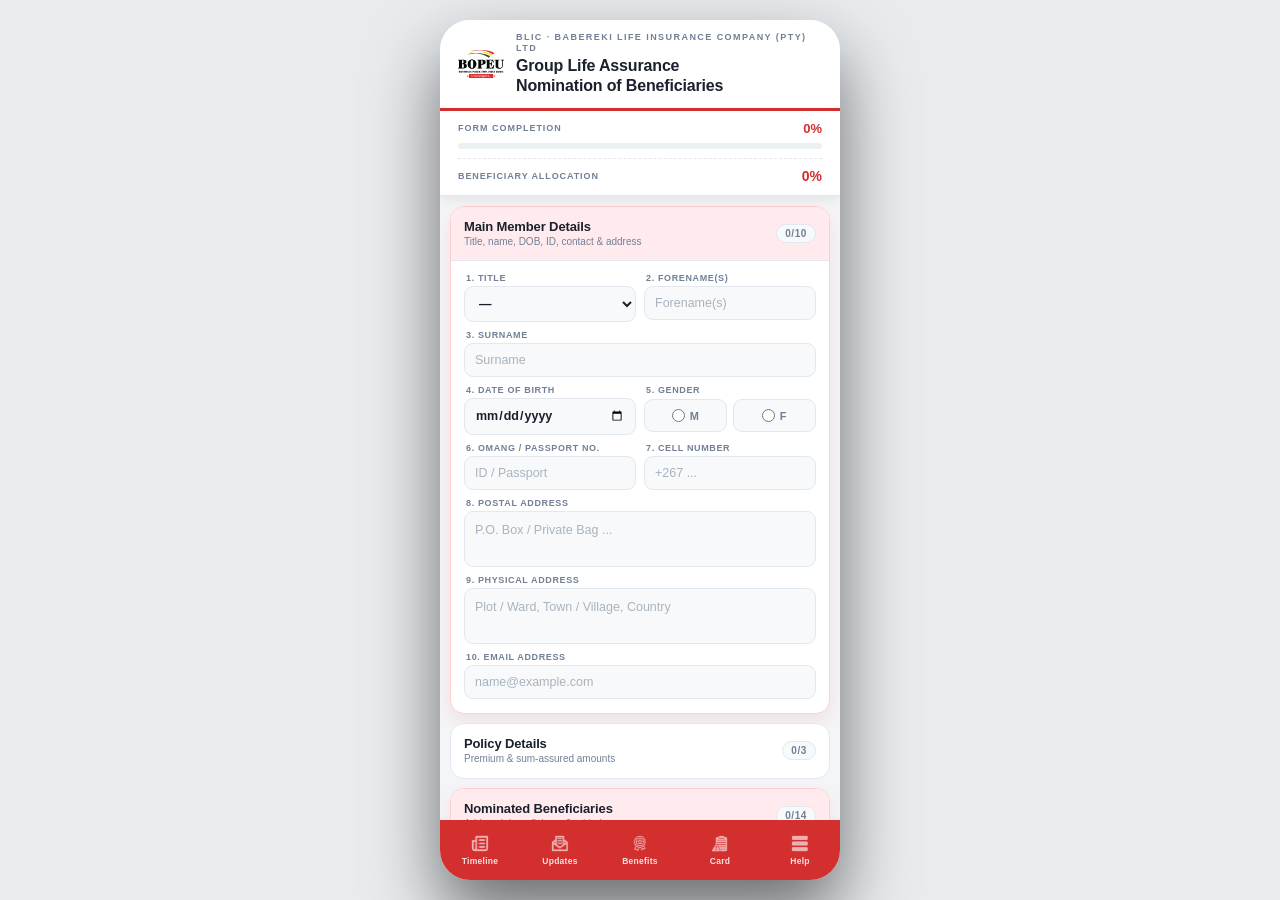
<file: calculators/BOPEU_BLIC-APPLICATION - GROUP LIFE ASSURANCE NOMINATION OF BENEFICIARIES.html>
<!DOCTYPE html>
<html lang="en">
<head>
<meta charset="utf-8">
<meta name="viewport" content="width=device-width,initial-scale=1,viewport-fit=cover">
<title>BLIC — Nomination of Beneficiaries</title>
<style>
  :root{
    --ink:#1A202C; --muted:#718096; --line:#E2E8F0;
    --brand:#D32F2F; --brand2:#B71C1C; --danger:#B71C1C;
    --gold:#C9A227; --soft:#F4F5F7;
  }
  *{box-sizing:border-box;-webkit-tap-highlight-color:transparent}
  html{height:100%}
  body{
    margin:0;height:100dvh;
    font-family:-apple-system,BlinkMacSystemFont,"Segoe UI",Roboto,"Helvetica Neue",Arial,sans-serif;
    background:#E9ECEF;display:flex;align-items:center;justify-content:center;color:var(--ink);
  }
  .phone{width:100%;max-width:400px;height:100dvh;max-height:900px;background:#F4F5F7;display:flex;flex-direction:column;overflow:hidden;position:relative}
  @media (min-width:430px){.phone{border-radius:30px;box-shadow:0 34px 70px rgba(0,0,0,.55);height:860px}}

  /* header */
  .topbar{flex:0 0 auto;background:linear-gradient(135deg,#D32F2F 0%,#B71C1C 100%);color:#fff;padding:14px 18px 12px}
  .brand{font-size:8.5px;letter-spacing:.18em;text-transform:uppercase;opacity:.78;font-weight:700}
  .topbar h1{margin:3px 0 0;font-size:15px;font-weight:800;letter-spacing:-.01em;line-height:1.25}

  /* sticky status bar */
  .statusbar{
    flex:0 0 auto;background:#fff;border-bottom:1px solid var(--line);
    padding:10px 18px 11px;box-shadow:0 3px 12px rgba(0,0,0,.08);
    position:relative;z-index:6;
  }
  .sb-top{display:flex;align-items:center;justify-content:space-between;gap:10px;margin-bottom:7px}
  .sb-lbl{font-size:9px;font-weight:800;letter-spacing:.11em;text-transform:uppercase;color:var(--muted)}
  .sb-pct{font-size:13px;font-weight:800;color:var(--brand);font-variant-numeric:tabular-nums}
  .pb-track{height:6px;border-radius:6px;background:#EBF0F3;overflow:hidden}
  .pb-fill{height:100%;width:0%;border-radius:6px;background:linear-gradient(90deg,#D32F2F,#B71C1C);transition:width .3s ease}
  .sb-alloc{
    display:flex;align-items:center;justify-content:space-between;gap:8px;
    margin-top:9px;padding-top:9px;border-top:1px dashed var(--line);
  }
  .sb-alloc .sa-l{font-size:9px;font-weight:800;letter-spacing:.1em;text-transform:uppercase;color:var(--muted)}
  .sb-alloc .sa-r{
    font-size:14px;font-weight:800;font-variant-numeric:tabular-nums;
    color:var(--brand);transition:color .2s ease;
  }
  .sb-alloc .sa-r.over{color:var(--danger)}
  .sb-alloc .sa-r.under{color:var(--gold)}

  /* scroll */
  .scroll{flex:1 1 auto;overflow-y:auto;overscroll-behavior:contain;-webkit-overflow-scrolling:touch;padding:10px 10px 26px}

  /* accordion */
  .acc{background:#fff;border:1px solid var(--line);border-radius:14px;margin-bottom:9px;overflow:hidden;transition:box-shadow .2s ease,border-color .2s ease}
  .acc.open{border-color:#FFCDD2;box-shadow:0 8px 20px rgba(211,47,47,.10)}
  .acc-head{width:100%;border:0;background:transparent;font:inherit;text-align:left;cursor:pointer;padding:12px 13px;display:flex;align-items:center;justify-content:space-between;gap:10px;transition:background .18s ease}
  .acc.open .acc-head{background:#FFEBEE}
  .acc-left{display:flex;flex-direction:column;gap:2px;min-width:0}
  .acc-title{font-size:13px;font-weight:800;color:var(--ink);letter-spacing:-.01em}
  .acc-sub{font-size:10px;font-weight:500;color:var(--muted);line-height:1.25}
  .acc-total{font-size:10px;font-weight:800;letter-spacing:.06em;text-transform:uppercase;color:var(--brand);background:#FFEBEE;border:1px solid #EF9A9A;border-radius:20px;padding:3px 8px;white-space:nowrap}
  .acc-total.muted{color:var(--muted);background:#F7F9FB;border-color:var(--line)}
  .acc-total.warn{color:var(--gold);background:#F5F6F8;border-color:#D9E1E8}
  .acc-body{display:none;padding:12px 13px 14px;border-top:1px solid var(--line)}
  .acc.open .acc-body{display:block}

  /* subhead */
  .subhead{font-size:9px;font-weight:800;letter-spacing:.14em;text-transform:uppercase;color:var(--gold);margin:14px 0 8px;padding-bottom:5px;border-bottom:1px solid #EDEFF2}
  .subhead:first-child{margin-top:0}

  /* fields */
  .field{display:flex;flex-direction:column;gap:3px;min-width:0}
  .field > label{font-size:9px;font-weight:800;letter-spacing:.07em;text-transform:uppercase;color:var(--muted);padding-left:2px}
  .field input,.field select,.field textarea{
    width:100%;font-family:inherit;font-size:12.5px;font-weight:600;color:var(--ink);
    background:#F7F9FB;border:1px solid var(--line);border-radius:9px;padding:9px 10px;
    transition:border-color .15s ease,background .15s ease;
  }
  .field textarea{resize:none;min-height:52px;line-height:1.45}
  .field input::placeholder,.field textarea::placeholder{color:#a8b4be;font-weight:500}
  .field input:focus,.field select:focus,.field textarea:focus{outline:2px solid #EF9A9A;outline-offset:-1px;background:#fff}
  .field input[type=date]{font-weight:700}
  .field input[type=number]{font-variant-numeric:tabular-nums}

  .grid-2{display:grid;grid-template-columns:1fr 1fr;gap:8px;margin-bottom:8px}
  .grid-2 .field{margin:0}
  .mb{margin-bottom:8px}
  .mb:last-child{margin-bottom:0}

  /* sum row */
  .sum-row{display:flex;align-items:center;gap:9px;padding:9px 0;border-bottom:1px dashed var(--line)}
  .sum-row:last-child{border-bottom:0;padding-bottom:0}
  .sum-row:first-child{padding-top:0}
  .sum-row .sr-l{flex:1 1 auto;min-width:0;font-size:11px;font-weight:700;color:var(--ink);line-height:1.3}
  .sum-row .sr-input{
    flex:0 0 132px;display:flex;align-items:center;
    background:#F7F9FB;border:1px solid var(--line);border-radius:9px;overflow:hidden;
  }
  .sum-row .sr-input span{
    font-size:11px;font-weight:800;color:var(--muted);padding:0 8px;
    background:#EDF1F4;align-self:stretch;display:flex;align-items:center;
  }
  .sum-row .sr-input input{
    flex:1 1 auto;min-width:0;border:0;background:transparent;
    font-family:inherit;font-size:12.5px;font-weight:800;color:var(--ink);
    padding:9px 8px;font-variant-numeric:tabular-nums;
  }
  .sum-row .sr-input input:focus{outline:0;background:#fff}

  /* beneficiary card */
  .benef{
    background:#F8FAFB;border:1px solid var(--line);border-radius:12px;
    padding:12px;margin-bottom:10px;position:relative;
  }
  .benef:last-of-type{margin-bottom:0}
  .benef-head{display:flex;align-items:center;justify-content:space-between;gap:8px;margin-bottom:9px}
  .benef-tag{font-size:9px;font-weight:800;letter-spacing:.12em;text-transform:uppercase;color:var(--muted)}
  .x{
    width:26px;height:26px;border-radius:50%;border:1px solid #f2d6ce;background:#fff5f1;
    color:var(--danger);font-size:15px;line-height:1;font-weight:700;
    display:flex;align-items:center;justify-content:center;cursor:pointer;padding:0;
    transition:background .15s ease,transform .1s ease;
  }
  .x:active{background:#ffe4da;transform:scale(.92)}

  .gender-opts{display:flex;gap:6px}
  .g-opt{
    flex:1 1 0;display:flex;align-items:center;justify-content:center;gap:5px;
    padding:9px 6px;border-radius:9px;border:1px solid var(--line);background:#F7F9FB;
    font-size:11px;font-weight:800;letter-spacing:.05em;color:var(--muted);
    cursor:pointer;user-select:none;transition:all .15s ease;
  }
  .g-opt input{width:13px;height:13px;margin:0;accent-color:var(--brand);cursor:pointer}
  .g-opt:has(input:checked){background:#FFEBEE;border-color:#EF9A9A;color:var(--brand)}

  .alloc-field{
    display:flex;align-items:center;
    background:#F7F9FB;border:1px solid var(--line);border-radius:9px;overflow:hidden;
  }
  .alloc-field input{
    flex:1 1 auto;min-width:0;border:0;background:transparent;
    font-family:inherit;font-size:13px;font-weight:800;color:var(--ink);
    padding:9px 10px;font-variant-numeric:tabular-nums;
  }
  .alloc-field input:focus{outline:0;background:#fff}
  .alloc-field span{
    font-size:12px;font-weight:800;color:var(--muted);padding:0 10px;
    background:#EDF1F4;align-self:stretch;display:flex;align-items:center;
  }

  /* add button */
  .addbtn{
    width:100%;margin-top:11px;padding:11px;border-radius:11px;
    border:1px dashed #EF9A9A;background:#FFEBEE;color:var(--brand);
    font-family:inherit;font-size:11.5px;font-weight:800;letter-spacing:.03em;
    cursor:pointer;transition:background .15s ease,transform .1s ease,opacity .15s ease;
  }
  .addbtn:active{background:#FFCDD2;transform:scale(.985)}
  .addbtn:disabled{opacity:.5;cursor:not-allowed;background:#F4F5F7;border-color:#D9E1E8;color:#A0AEB9}
  .addbtn:disabled:active{transform:none;background:#F4F5F7}

  .empty{margin:14px 0 2px;text-align:center;font-size:11px;color:#A0AEB9;font-weight:600}

  /* toggle */
  .toggle-row{display:flex;align-items:center;justify-content:space-between;gap:10px;padding:10px 0;cursor:pointer;user-select:none;border-bottom:1px dashed var(--line)}
  .toggle-row:last-child{border-bottom:0}
  .toggle-row .tr-text{display:flex;flex-direction:column;gap:2px;min-width:0}
  .toggle-row .tr-text strong{font-size:12px;font-weight:800;color:var(--ink);line-height:1.35}
  .toggle-row .tr-text span{font-size:10px;color:var(--muted);line-height:1.3}
  .switch{position:relative;flex:0 0 auto;width:42px;height:24px;cursor:pointer}
  .switch input{position:absolute;inset:0;width:100%;height:100%;opacity:0;cursor:pointer;margin:0;z-index:2}
  .switch-track{position:absolute;inset:0;border-radius:24px;background:#E2E8F0;transition:background .2s ease}
  .switch-knob{position:absolute;top:3px;left:3px;width:18px;height:18px;border-radius:50%;background:#fff;box-shadow:0 1px 3px rgba(0,0,0,.22);transition:transform .2s ease}
  .switch input:checked + .switch-track{background:var(--brand)}
  .switch input:checked + .switch-track + .switch-knob{transform:translateX(18px)}

  /* signature */
  .sig-wrap{border:1px solid var(--line);border-radius:10px;background:#fff;overflow:hidden;position:relative}
  .sig-wrap .sig-hint{position:absolute;inset:0;display:flex;align-items:center;justify-content:center;font-size:10.5px;font-weight:600;color:#B8C4CE;pointer-events:none;transition:opacity .2s ease}
  .sig-wrap.signed .sig-hint{opacity:0}
  canvas.sigpad{display:block;width:100%;height:120px;touch-action:none;cursor:crosshair}
  .sig-actions{display:flex;justify-content:flex-end;margin-top:6px}
  .sig-clear{font-family:inherit;font-size:10px;font-weight:800;letter-spacing:.06em;text-transform:uppercase;color:var(--danger);background:#fff5f1;border:1px solid #f2d6ce;border-radius:7px;padding:6px 11px;cursor:pointer;transition:background .15s ease}
  .sig-clear:active{background:#ffe4da}

  /* official */
  .official{display:flex;align-items:center;gap:8px;padding:9px 11px;background:#F5F6F8;border:1px dashed #D9E1E8;border-radius:10px;margin-bottom:12px}
  .official svg{width:15px;height:15px;fill:none;stroke:var(--gold);stroke-width:1.8;stroke-linecap:round;stroke-linejoin:round;flex:0 0 auto}
  .official span{font-size:10px;font-weight:800;letter-spacing:.09em;text-transform:uppercase;color:var(--gold);line-height:1.4}

  /* legal text */
  .legal{font-size:10.5px;line-height:1.65;color:var(--muted);margin:0 0 10px}
  .legal:last-child{margin-bottom:0}
  .legal strong{color:var(--ink);font-weight:800}

  .notes{margin:0;padding-left:16px;font-size:10.5px;line-height:1.65;color:var(--muted)}
  .notes li{margin-bottom:6px}
  .notes li:last-child{margin-bottom:0}
  .notes li::marker{color:#EF9A9A}
  .notes strong{color:var(--ink);font-weight:800}

  .notes.nostyle{padding-left:0;list-style:none}
  .notes.nostyle li{margin-bottom:5px}

  /* pin pill */
  .pin{
    display:inline-block;font-size:9px;font-weight:800;letter-spacing:.08em;
    text-transform:uppercase;color:var(--brand);background:#FFEBEE;
    border:1px solid #EF9A9A;border-radius:20px;padding:3px 8px;margin-bottom:8px;
  }

  /* contact card */
  .contact-card{
    background:#F8FAFB;border:1px solid var(--line);border-radius:11px;
    padding:11px;margin-bottom:9px;
  }
  .contact-card:last-child{margin-bottom:0}
  .contact-card h4{margin:0 0 6px;font-size:11.5px;font-weight:800;color:var(--ink);letter-spacing:-.01em}
  .contact-card p{margin:0 0 3px;font-size:10.5px;line-height:1.5;color:var(--muted)}
  .contact-card p:last-child{margin-bottom:0}
  .contact-card p strong{color:var(--ink);font-weight:700}

  /* disclaimer */
  .disclaimer{margin:14px 4px 0;font-size:9px;line-height:1.55;text-align:center;color:#A0AEB9}
  .disclaimer strong{color:#8492A0;font-weight:700;letter-spacing:.04em}
  /* ===== BOPEU app styling bridge ===== */
  .topbar{
    flex:0 0 auto;
    background:#fff;
    border-bottom:3px solid var(--brand);
    color:var(--ink);
    padding:12px 18px;
    display:flex;
    align-items:center;
    gap:12px;
  }
  .tb-home{display:flex;align-items:center}
  .tb-logo{width:46px;height:46px;object-fit:contain}
  .tb-text{flex:1 1 auto;min-width:0;display:flex;flex-direction:column;align-items:flex-start;gap:2px}
  .tb-text .brand{margin:0;font-size:9px;letter-spacing:.16em;text-transform:uppercase;color:var(--muted);font-weight:800;opacity:1;line-height:1.2}
  .tb-text h1{margin:0;font-size:16px;font-weight:800;color:var(--ink);letter-spacing:-.01em;line-height:1.25}

  .b-nav{flex:0 0 auto;display:flex;align-items:stretch;background:var(--brand);height:60px;z-index:20}
  .b-nav a{flex:1;display:flex;flex-direction:column;align-items:center;justify-content:center;gap:3px;text-decoration:none;color:#fff;font-size:8.5px;font-weight:700;letter-spacing:.03em}
  .b-nav a img{width:19px;height:19px;object-fit:contain;opacity:.62;filter:brightness(0) invert(1)}
  .b-nav a span{opacity:.85}

  .form-logos{margin:18px 6px 2px;padding-top:14px;border-top:1px solid var(--line);display:flex;align-items:center;justify-content:center;gap:18px;flex-wrap:wrap}
  .form-logos img{height:44px;width:auto;object-fit:contain;max-width:46%}

</style>
</head>
<body>

<div class="phone">

  <div class="topbar">
    <a class="tb-home" href="../index.html?tab=2" title="Back to BOPEU app"><img class="tb-logo" src="../Assets/logo/bopeu_logo.webp" alt="BOPEU"></a>
    <span class="tb-text">
      <span class="brand">BLIC &middot; Babereki Life Insurance Company (Pty) Ltd</span>
      <h1>Group Life Assurance<br>Nomination of Beneficiaries</h1>
    </span>
  </div>

  <div class="statusbar">
    <div class="sb-top">
      <span class="sb-lbl">Form completion</span>
      <span class="sb-pct" id="pbPct">0%</span>
    </div>
    <div class="pb-track"><div class="pb-fill" id="pbFill"></div></div>
    <div class="sb-alloc">
      <span class="sa-l">Beneficiary allocation</span>
      <span class="sa-r" id="allocTotal">0%</span>
    </div>
  </div>

  <div class="scroll" id="scroll">

    <!-- ============ MAIN MEMBER DETAILS ============ -->
    <section class="acc open">
      <button class="acc-head" type="button">
        <span class="acc-left">
          <span class="acc-title">Main Member Details</span>
          <span class="acc-sub">Title, name, DOB, ID, contact &amp; address</span>
        </span>
        <span class="acc-total muted" id="badge-member">0/10</span>
      </button>
      <div class="acc-body">
        <div class="grid-2">
          <div class="field">
            <label>1. Title</label>
            <select data-track>
              <option value="">—</option>
              <option>Mr</option><option>Mrs</option><option>Ms</option>
              <option>Miss</option><option>Dr</option><option>Prof</option>
            </select>
          </div>
          <div class="field">
            <label>2. Forename(s)</label>
            <input type="text" placeholder="Forename(s)" autocomplete="off" data-track>
          </div>
        </div>
        <div class="field mb">
          <label>3. Surname</label>
          <input type="text" placeholder="Surname" autocomplete="off" data-track>
        </div>
        <div class="grid-2">
          <div class="field">
            <label>4. Date of Birth</label>
            <input type="date" data-track>
          </div>
          <div class="field">
            <label>5. Gender</label>
            <div class="gender-opts" style="margin-top:1px">
              <label class="g-opt"><input type="radio" name="memGender" value="M" data-track><span>M</span></label>
              <label class="g-opt"><input type="radio" name="memGender" value="F" data-track><span>F</span></label>
            </div>
          </div>
        </div>
        <div class="grid-2">
          <div class="field">
            <label>6. Omang / Passport No.</label>
            <input type="text" inputmode="numeric" placeholder="ID / Passport" autocomplete="off" data-track>
          </div>
          <div class="field">
            <label>7. Cell Number</label>
            <input type="tel" inputmode="tel" placeholder="+267 ..." autocomplete="off" data-track>
          </div>
        </div>
        <div class="field mb">
          <label>8. Postal Address</label>
          <textarea placeholder="P.O. Box / Private Bag ..." autocomplete="off" data-track></textarea>
        </div>
        <div class="field mb">
          <label>9. Physical Address</label>
          <textarea placeholder="Plot / Ward, Town / Village, Country" autocomplete="off" data-track></textarea>
        </div>
        <div class="field">
          <label>10. Email Address</label>
          <input type="email" inputmode="email" placeholder="name@example.com" autocomplete="off" data-track>
        </div>
      </div>
    </section>

    <!-- ============ POLICY DETAILS ============ -->
    <section class="acc">
      <button class="acc-head" type="button">
        <span class="acc-left">
          <span class="acc-title">Policy Details</span>
          <span class="acc-sub">Premium &amp; sum-assured amounts</span>
        </span>
        <span class="acc-total muted" id="badge-policy">0/3</span>
      </button>
      <div class="acc-body">
        <div class="sum-row">
          <span class="sr-l">1. Monthly Premium</span>
          <span class="sr-input">
            <span>P</span>
            <input type="number" min="0" step="0.01" placeholder="0.00" data-salary data-track>
          </span>
        </div>
        <div class="sum-row">
          <span class="sr-l">2. Death Sum-Assured</span>
          <span class="sr-input">
            <span>P</span>
            <input type="number" min="0" step="0.01" placeholder="200,000.00" data-track>
          </span>
        </div>
        <div class="sum-row">
          <span class="sr-l">3. Total &amp; Permanent Disability Sum-Assured</span>
          <span class="sr-input">
            <span>P</span>
            <input type="number" min="0" step="0.01" placeholder="70,000.00" data-track>
          </span>
        </div>
        <p class="legal" style="margin-top:12px">
          The maximum age of entry is <strong>65 years</strong> for the member.
          A <strong>6-month waiting period</strong> applies from the starting or reinstatement
          date of the policy, unless death is due to an accident.
        </p>
      </div>
    </section>

    <!-- ============ NOMINATED BENEFICIARIES ============ -->
    <section class="acc open">
      <button class="acc-head" type="button">
        <span class="acc-left">
          <span class="acc-title">Nominated Beneficiaries</span>
          <span class="acc-sub" id="sub-benef">Add each beneficiary &middot; 0 added</span>
        </span>
        <span class="acc-total muted" id="badge-benef">0/9</span>
      </button>
      <div class="acc-body">
        <span class="pin">Allocation must total 100%</span>
        <div id="list-benef"></div>
        <p class="empty" id="empty-benef">No beneficiaries added yet</p>
        <button class="addbtn" type="button" id="addBenef">+ Add Beneficiary</button>
      </div>
    </section>

    <!-- ============ GUARDIAN FOR MINOR ============ -->
    <section class="acc">
      <button class="acc-head" type="button">
        <span class="acc-left">
          <span class="acc-title">Guardian for Minor</span>
          <span class="acc-sub">Only if a beneficiary is under 18</span>
        </span>
        <span class="acc-total muted" id="badge-guardian">Off</span>
      </button>
      <div class="acc-body">

        <label class="toggle-row">
          <span class="tr-text">
            <strong>Add a guardian for minor</strong>
            <span>Complete if any nominated beneficiary is a minor</span>
          </span>
          <span class="switch">
            <input type="checkbox" id="guardianToggle">
            <span class="switch-track"></span>
            <span class="switch-knob"></span>
          </span>
        </label>

        <div id="guardianFields" style="display:none;padding-top:12px">
          <div class="grid-2">
            <div class="field">
              <label>Forename</label>
              <input type="text" placeholder="Forename" autocomplete="off" data-track>
            </div>
            <div class="field">
              <label>Surname</label>
              <input type="text" placeholder="Surname" autocomplete="off" data-track>
            </div>
          </div>
          <div class="grid-2">
            <div class="field">
              <label>Date of Birth</label>
              <input type="date" data-track>
            </div>
            <div class="field">
              <label>Gender</label>
              <div class="gender-opts" style="margin-top:1px">
                <label class="g-opt"><input type="radio" name="gGender" value="M" data-track><span>M</span></label>
                <label class="g-opt"><input type="radio" name="gGender" value="F" data-track><span>F</span></label>
              </div>
            </div>
          </div>
          <div class="grid-2">
            <div class="field">
              <label>Omang / Passport No.</label>
              <input type="text" inputmode="numeric" placeholder="ID / Passport" autocomplete="off" data-track>
            </div>
            <div class="field">
              <label>Cell Number</label>
              <input type="tel" inputmode="tel" placeholder="+267 ..." autocomplete="off" data-track>
            </div>
          </div>
        </div>

      </div>
    </section>

    <!-- ============ CONSENT & SIGNATURE ============ -->
    <section class="acc">
      <button class="acc-head" type="button">
        <span class="acc-left">
          <span class="acc-title">Consent &amp; Signature</span>
          <span class="acc-sub">Main member declaration</span>
        </span>
        <span class="acc-total muted" id="badge-consent">0/2</span>
      </button>
      <div class="acc-body">

        <p class="legal">
          By signing below, you consent to the collection, use, and sharing of personal and sensitive
          information as described above. We will retain your data for <strong>at least 20 years</strong>
          in accordance with legal requirements or longer if required by law enforcement. These third
          parties are obligated to protect your data and use it only for the purposes for which it
          was shared.
        </p>

        <div class="field mb">
          <label>Signature of Main Member</label>
          <div class="sig-wrap" id="sigWrap">
            <div class="sig-hint">Sign here with your finger</div>
            <canvas class="sigpad" id="sigPad"></canvas>
          </div>
          <div class="sig-actions">
            <button class="sig-clear" type="button" id="sigClear">Clear signature</button>
          </div>
        </div>

        <div class="field">
          <label>Date</label>
          <input type="date" data-track>
        </div>

      </div>
    </section>

    <!-- ============ FOR OFFICIAL USE ============ -->
    <section class="acc">
      <button class="acc-head" type="button">
        <span class="acc-left">
          <span class="acc-title">For Official Use</span>
          <span class="acc-sub">Received by &amp; processed by</span>
        </span>
        <span class="acc-total muted" id="badge-official">0/2</span>
      </button>
      <div class="acc-body">

        <div class="official">
          <svg viewBox="0 0 24 24" aria-hidden="true">
            <rect x="4" y="4" width="16" height="16" rx="2"/>
            <path d="M8 10h8M8 14h5"/>
          </svg>
          <span>To be completed by BLIC staff only</span>
        </div>

        <div class="field mb">
          <label>Received By</label>
          <input type="text" placeholder="Officer name" autocomplete="off" data-track>
        </div>

        <div class="field">
          <label>Processed By</label>
          <input type="text" placeholder="Officer name" autocomplete="off" data-track>
        </div>

      </div>
    </section>

    <!-- ============ GENERAL CONDITIONS ============ -->
    <section class="acc">
      <button class="acc-head" type="button">
        <span class="acc-left">
          <span class="acc-title">General Conditions</span>
          <span class="acc-sub">Terms, disclosure &amp; policy modification</span>
        </span>
        <span class="acc-total muted">Info</span>
      </button>
      <div class="acc-body">
        <p class="legal">
          The terms and conditions of cover in this policy apply for the duration of the policy.
          These cannot be modified except in writing by an authorized official of
          <strong>Babereki Life Insurance Company (Pty) Ltd</strong>.
        </p>
        <p class="legal">
          The company relied on the information provided by the Policyholder to issue this policy.
          If all material information has not been disclosed, the company may void the policy from
          the policy date and retain some or all the premiums received.
        </p>
      </div>
    </section>

    <!-- ============ PROTECTION OF PERSONAL INFORMATION ============ -->
    <section class="acc">
      <button class="acc-head" type="button">
        <span class="acc-left">
          <span class="acc-title">Protection of Personal Information</span>
          <span class="acc-sub">Consent to retain &amp; share data</span>
        </span>
        <span class="acc-total muted">Info</span>
      </button>
      <div class="acc-body">
        <p class="legal">
          By accepting this contract, you give <strong>Babereki Life Insurance Company (Pty) Ltd.</strong>
          consent to retain your personal information and to use and share this information with
          legitimate sources only for the purpose of this insurance contract.
        </p>
      </div>
    </section>

    <!-- ============ AGE AT ENTRY ============ -->
    <section class="acc">
      <button class="acc-head" type="button">
        <span class="acc-left">
          <span class="acc-title">Age at Entry</span>
          <span class="acc-sub">Maximum age for the member</span>
        </span>
        <span class="acc-total muted">Info</span>
      </button>
      <div class="acc-body">
        <p class="legal">
          The maximum age of entry is <strong>65 years</strong> for the member.
        </p>
      </div>
    </section>

    <!-- ============ CESSATION ============ -->
    <section class="acc">
      <button class="acc-head" type="button">
        <span class="acc-left">
          <span class="acc-title">Cessation</span>
          <span class="acc-sub">When cover comes to an end</span>
        </span>
        <span class="acc-total muted">Info</span>
      </button>
      <div class="acc-body">
        <p class="legal">
          A Life Assured&rsquo;s Assurance cover shall cease on the earliest of the following:
        </p>
        <ol class="notes">
          <li>The Life Assured reaching <strong>60 years</strong> for Total &amp; Permanent Disability Cover. There is no cease age for Death Cover.</li>
          <li>Termination of this Policy by the Insurer or the Policyholder.</li>
          <li>Cessation of payment of premiums.</li>
          <li>The Life Assured ceasing to be an Eligible Member.</li>
        </ol>
      </div>
    </section>

    <!-- ============ WAITING PERIOD ============ -->
    <section class="acc">
      <button class="acc-head" type="button">
        <span class="acc-left">
          <span class="acc-title">Waiting Period</span>
          <span class="acc-sub">6 months from starting or reinstatement</span>
        </span>
        <span class="acc-total muted">Info</span>
      </button>
      <div class="acc-body">
        <p class="legal">
          A waiting period of <strong>six (6) months</strong> will apply to the member. This is after
          the starting or reinstatement date of the policy, unless death is due to an accident.
          The company is not obligated to settle any accidental death claim before it has received
          the first premium.
        </p>
      </div>
    </section>

    <!-- ============ CLAIMS ============ -->
    <section class="acc">
      <button class="acc-head" type="button">
        <span class="acc-left">
          <span class="acc-title">Claims</span>
          <span class="acc-sub">Notification &amp; required documents</span>
        </span>
        <span class="acc-total muted">Info</span>
      </button>
      <div class="acc-body">
        <p class="legal">
          The claim must be notified within <strong>six (6) months</strong> and claim documents
          submitted within <strong>twelve (12) months</strong> of date of death.
        </p>

        <div class="subhead">Death Benefit — Documents Required</div>
        <ul class="notes">
          <li>Original certified copy of Death certificate.</li>
          <li>Completed death claim form obtainable from Bona Life.</li>
          <li>KYC documents (proof of source of income, proof of residence, certified copy of ID/passport).</li>
        </ul>

        <div class="subhead">Total and Permanent Disability Benefit — Documents Required</div>
        <ul class="notes">
          <li>Certificate of employer.</li>
          <li>Valid medical report.</li>
          <li>KYC documents (proof of source of income, proof of residence, certified copy of ID/passport).</li>
        </ul>

        <p class="legal" style="margin-top:12px">
          Bona Life Insurance reserves the right to call for any additional documentation to ensure
          that the claim is valid. If any claim under this policy is fraudulent in any manner all
          benefits will be forfeited.
        </p>
      </div>
    </section>

    <!-- ============ DEATH & DISABILITY DEFINITION ============ -->
    <section class="acc">
      <button class="acc-head" type="button">
        <span class="acc-left">
          <span class="acc-title">Death Benefit, Total &amp; Permanent Disability</span>
          <span class="acc-sub">Definition of disability</span>
        </span>
        <span class="acc-total muted">Info</span>
      </button>
      <div class="acc-body">
        <p class="legal">
          <strong>Total and Permanent Disability</strong> shall mean total and permanent inability, as a
          result of injury or sickness of a Life Assured to perform his/her own occupation or suited
          occupation by virtue of his/her own education, training, knowledge and experience, as
          determined by <strong>Babereki Life Insurance Company (Pty) Ltd.</strong> in its sole discretion.
        </p>
      </div>
    </section>

    <!-- ============ SPECIAL CONDITIONS & EXCLUSIONS ============ -->
    <section class="acc">
      <button class="acc-head" type="button">
        <span class="acc-left">
          <span class="acc-title">Special Conditions &amp; Exclusions</span>
          <span class="acc-sub">Reduction of benefit &amp; non-payment events</span>
        </span>
        <span class="acc-total muted">Info</span>
      </button>
      <div class="acc-body">
        <p class="legal">
          The Death Benefit paid in respect of a Life Assured under this Policy shall be reduced by
          the amount of any Disability Benefit previously paid in respect of the Life Assured under
          this Policy.
        </p>
        <p class="legal">
          The life insurance benefit will <strong>not be paid</strong> in the event of death being a
          direct result of:
        </p>
        <ol class="notes">
          <li>The Assured committing suicide in <strong>12 months</strong> of his/her effective date in the event of death.</li>
          <li>Invasion, rebellion, war or war-like operation (whether war be declared or not), or from any involvement in any riot or civil commotion (whether participation was active or passive).</li>
          <li>Wilful self-inflicted injury, use of narcotics or abuse of alcohol.</li>
          <li>Extreme sports including but not limited to bungee jumping, diving, mountain biking, scuba diving, parasailing, paragliding, barefoot skiing, free flying, zip-lining, motorcycling and BMX racing, ski jumping, kayaking, surfing and shark cage diving.</li>
          <li>The effects of radioactivity or nuclear explosion.</li>
          <li>Involvement in criminal activity.</li>
          <li>Non-compliance to medical treatment.</li>
        </ol>
      </div>
    </section>

    <!-- ============ PRE-EXISTING CONDITION ============ -->
    <section class="acc">
      <button class="acc-head" type="button">
        <span class="acc-left">
          <span class="acc-title">Pre-existing Condition</span>
          <span class="acc-sub">First 12 months after entry</span>
        </span>
        <span class="acc-total muted">Info</span>
      </button>
      <div class="acc-body">
        <p class="legal">
          No Disability Benefit shall be payable under this Policy during the first
          <strong>twelve (12) months</strong> following the Life Assured&rsquo;s Entry Date if, in the
          opinion of the Insurer, the claim arises from any disease or condition which the Life Assured
          was diagnosed with, treated for, or displayed symptoms of within the <strong>six months</strong>
          prior to the Life Assured&rsquo;s Entry Date.
        </p>
      </div>
    </section>

    <!-- ============ REVISION OF TERMS ============ -->
    <section class="acc">
      <button class="acc-head" type="button">
        <span class="acc-left">
          <span class="acc-title">Revision of Terms &amp; Conditions</span>
          <span class="acc-sub">Annual renewal &amp; amendments</span>
        </span>
        <span class="acc-total muted">Info</span>
      </button>
      <div class="acc-body">
        <p class="legal">
          The insurer reserves the right to amend, revoke, vary or alter any terms and conditions of
          this policy. However, the insured will be notified. This policy is renewable on an
          <strong>annual basis</strong>.
        </p>
      </div>
    </section>

    <!-- ============ DISCLAIMER ============ -->
    <section class="acc">
      <button class="acc-head" type="button">
        <span class="acc-left">
          <span class="acc-title">Disclaimer</span>
          <span class="acc-sub">Master policy takes precedence</span>
        </span>
        <span class="acc-total muted">Info</span>
      </button>
      <div class="acc-body">
        <p class="legal">
          The above is the summary of terms and conditions, should there be a dispute in
          interpretation, the <strong>master policy takes precedence</strong>.
        </p>
      </div>
    </section>

    <!-- ============ QUERIES / COMPLAINTS ============ -->
    <section class="acc">
      <button class="acc-head" type="button">
        <span class="acc-left">
          <span class="acc-title">Queries / Complaints</span>
          <span class="acc-sub">Contact details for policy queries</span>
        </span>
        <span class="acc-total muted">Info</span>
      </button>
      <div class="acc-body">
        <p class="legal" style="margin-bottom:12px">
          Please contact the following for any queries on the policy:
        </p>

        <div class="contact-card">
          <h4>Babereki Life Insurance Company</h4>
          <p>Plot 145, Unit 6 Gaborone International Finance Park</p>
          <p>PO BOX 7 AAD Poso House</p>
          <p><strong>Tel:</strong> +267 321 6290</p>
        </div>

        <div class="contact-card">
          <h4>NBFIRA — Insurance Department</h4>
          <p>Private Bag 00314, Gaborone</p>
          <p><strong>Tel:</strong> 3686100</p>
          <p><strong>Fax:</strong> 3102376</p>
        </div>
      </div>
    </section>

    <p class="disclaimer">
      <strong>BLIC REG NO BW00002964117</strong><br>
      Babereki Life Insurance Company (Pty) Ltd<br>
      GROUP LIFE ASSURANCE — NOMINATION OF BENEFICIARIES
    </p>

    <div class="form-logos">
      <img src="../Assets/logo/forms/BLIC_logo.webp" alt="Babereki Life Insurance Company (BLIC)">
    </div>

  </div>

  <div class="b-nav">
    <a href="../index.html?tab=0"><img src="../Assets/icons/timeline_icon.webp" alt="Timeline"><span>Timeline</span></a>
    <a href="../index.html?tab=1"><img src="../Assets/icons/notices_icon.webp" alt="Updates"><span>Updates</span></a>
    <a href="../index.html?tab=2"><img src="../Assets/icons/benefits_icon.webp" alt="Benefits"><span>Benefits</span></a>
    <a href="../index.html?tab=3"><img src="../Assets/icons/claims_icon.webp" alt="Card"><span>Card</span></a>
    <a href="../index.html?tab=4"><img src="../Assets/icons/menu_icon.webp" alt="Help"><span>Help</span></a>
  </div>

  </div>

<script>
(function () {
  "use strict";

  /* ==================== BENEFICIARIES ==================== */
  var beneficiaries = [];
  var uid = 0;

  var listBenef  = document.getElementById("list-benef");
  var emptyBenef = document.getElementById("empty-benef");
  var addBenefBtn = document.getElementById("addBenef");

  function buildBenefEl(item, index) {
    var el = document.createElement("div");
    el.className = "benef";
    el.setAttribute("data-id", item.id);

    el.innerHTML =
      '<div class="benef-head">' +
        '<span class="benef-tag">Beneficiary ' + index + '</span>' +
        '<button class="x" type="button" aria-label="Remove beneficiary">&times;</button>' +
      '</div>' +

      '<div class="grid-2">' +
        '<div class="field">' +
          '<label>Name</label>' +
          '<input type="text" placeholder="Given name" data-f="name" value="' + esc(item.name) + '" autocomplete="off">' +
        '</div>' +
        '<div class="field">' +
          '<label>Surname</label>' +
          '<input type="text" placeholder="Surname" data-f="surname" value="' + esc(item.surname) + '" autocomplete="off">' +
        '</div>' +
      '</div>' +

      '<div class="grid-2">' +
        '<div class="field">' +
          '<label>Omang / ID</label>' +
          '<input type="text" inputmode="numeric" placeholder="ID number" data-f="omang" value="' + esc(item.omang) + '">' +
        '</div>' +
        '<div class="field">' +
          '<label>Gender</label>' +
          '<div class="gender-opts" style="margin-top:1px">' +
            '<label class="g-opt"><input type="radio" name="b' + item.id + 'g" value="M" data-gender' + (item.gender === "M" ? " checked" : "") + '><span>M</span></label>' +
            '<label class="g-opt"><input type="radio" name="b' + item.id + 'g" value="F" data-gender' + (item.gender === "F" ? " checked" : "") + '><span>F</span></label>' +
          '</div>' +
        '</div>' +
      '</div>' +

      '<div class="grid-2">' +
        '<div class="field">' +
          '<label>Date of Birth</label>' +
          '<input type="date" data-f="dob" value="' + esc(item.dob) + '">' +
        '</div>' +
        '<div class="field">' +
          '<label>Relationship</label>' +
          '<input type="text" placeholder="e.g. Spouse" data-f="relationship" value="' + esc(item.relationship) + '" autocomplete="off">' +
        '</div>' +
      '</div>' +

      '<div class="grid-2">' +
        '<div class="field">' +
          '<label>Benefit Allocation %</label>' +
          '<div class="alloc-field">' +
            '<input type="number" min="0" max="100" step="1" placeholder="0" data-alloc value="' + (item.alloc ? item.alloc : "") + '">' +
            '<span>%</span>' +
          '</div>' +
        '</div>' +
        '<div class="field">' +
          '<label>Phone Number</label>' +
          '<input type="tel" inputmode="tel" placeholder="+267 ..." data-f="phone" value="' + esc(item.phone) + '">' +
        '</div>' +
      '</div>' +

      '<div class="field">' +
        '<label>Physical Address</label>' +
        '<input type="text" placeholder="Plot / Ward, Town / Village" data-f="address" value="' + esc(item.address) + '" autocomplete="off">' +
      '</div>';

    return el;
  }

  function esc(s) {
    return String(s == null ? "" : s)
      .replace(/&/g, "&amp;").replace(/"/g, "&quot;")
      .replace(/</g, "&lt;").replace(/>/g, "&gt;");
  }

  function renumberBenef() {
    var rows = listBenef.querySelectorAll(".benef");
    Array.prototype.forEach.call(rows, function (r, i) {
      var t = r.querySelector(".benef-tag");
      if (t) t.textContent = "Beneficiary " + (i + 1);
    });
  }

  function updateAllocDisplay() {
    var total = 0;
    beneficiaries.forEach(function (b) {
      total += Number(b.alloc) || 0;
    });
    var el = document.getElementById("allocTotal");
    el.textContent = total + "%";
    el.classList.remove("over", "under");
    if (total > 100) el.classList.add("over");
    else if (total > 0 && total < 100) el.classList.add("under");
  }

  function updateBenefBadge() {
    var filled = 0, total = 0;
    beneficiaries.forEach(function (b) {
      /* 7 tracked per beneficiary */
      total += 7;
      if (b.name) filled++;
      if (b.surname) filled++;
      if (b.omang) filled++;
      if (b.gender) filled++;
      if (b.dob) filled++;
      if (b.relationship) filled++;
      if (b.alloc) filled++;
    });
    var badge = document.getElementById("badge-benef");
    if (badge) badge.textContent = filled + "/" + (total || 7);

    var sub = document.getElementById("sub-benef");
    if (sub) {
      sub.textContent = beneficiaries.length
        ? "Add each beneficiary \u00b7 " + beneficiaries.length + " added"
        : "Add each beneficiary \u00b7 0 added";
    }
  }

  function addBeneficiary() {
    var item = {
      id: ++uid, name: "", surname: "", omang: "", gender: "",
      dob: "", relationship: "", alloc: "", phone: "", address: ""
    };
    beneficiaries.push(item);

    var el = buildBenefEl(item, beneficiaries.length);
    listBenef.appendChild(el);
    emptyBenef.style.display = "none";

    updateAllocDisplay();
    updateBenefBadge();
    updateProgress();

    var ni = el.querySelector('[data-f="name"]');
    if (ni) { try { ni.focus({ preventScroll: true }); } catch (e) { ni.focus(); } }
  }

  function removeBeneficiary(row) {
    var id = Number(row.getAttribute("data-id"));
    beneficiaries = beneficiaries.filter(function (b) { return b.id !== id; });
    row.remove();
    renumberBenef();
    if (!beneficiaries.length) emptyBenef.style.display = "block";
    updateAllocDisplay();
    updateBenefBadge();
    updateProgress();
  }

  addBenefBtn.addEventListener("click", addBeneficiary);

  /* ==================== PROGRESS TRACKING ==================== */
  var tracked = function () {
    return document.querySelectorAll("[data-track]");
  };

  function countSection(sectionEl) {
    if (!sectionEl) return { filled: 0, total: 0 };
    var list = sectionEl.querySelectorAll("[data-track]");
    var radioSeen = {};
    var filled = 0, total = 0;
    Array.prototype.forEach.call(list, function (el) {
      if (el.type === "radio") {
        if (radioSeen[el.name]) return;
        radioSeen[el.name] = true;
        total++;
        if (document.querySelector('input[name="' + el.name + '"]:checked')) filled++;
      } else {
        total++;
        if (el.type === "checkbox") {
          if (el.checked) filled++;
        } else if (el.value && String(el.value).trim() !== "") {
          filled++;
        }
      }
    });
    return { filled: filled, total: total };
  }

  function setBadge(badgeId, stats, suffix) {
    var el = document.getElementById(badgeId);
    if (!el) return;
    if (stats.total === 0) {
      el.textContent = suffix || "0/0";
    } else {
      el.textContent = stats.filled + "/" + stats.total;
    }
  }

  function updateProgress() {
    var list = tracked();
    var radioSeen = {};
    var filled = 0, total = 0;

    Array.prototype.forEach.call(list, function (el) {
      if (el.type === "radio") {
        if (radioSeen[el.name]) return;
        radioSeen[el.name] = true;
        total++;
        if (document.querySelector('input[name="' + el.name + '"]:checked')) filled++;
      } else {
        total++;
        if (el.type === "checkbox") {
          if (el.checked) filled++;
        } else if (el.value && String(el.value).trim() !== "") {
          filled++;
        }
      }
    });

    /* beneficiaries counted separately (7 fields each) */
    beneficiaries.forEach(function (b) {
      total += 7;
      if (b.name) filled++;
      if (b.surname) filled++;
      if (b.omang) filled++;
      if (b.gender) filled++;
      if (b.dob) filled++;
      if (b.relationship) filled++;
      if (b.alloc) filled++;
    });

    var pct = total ? Math.round((filled / total) * 100) : 0;
    document.getElementById("pbPct").textContent = pct + "%";
    document.getElementById("pbFill").style.width = pct + "%";

    /* per-section badges */
    var sections = document.querySelectorAll(".acc");
    var badgeIds = [
      "badge-member", "badge-policy", null, "badge-guardian",
      "badge-consent", "badge-official", null, null, null,
      null, null, null, null, null, null, null
    ];
    /* simpler approach: match by ID */
    setBadge("badge-member",   countSection(document.querySelector("#badge-member").closest(".acc")));
    setBadge("badge-policy",   countSection(document.querySelector("#badge-policy").closest(".acc")));
    setBadge("badge-consent",  countSection(document.querySelector("#badge-consent").closest(".acc")));
    setBadge("badge-official", countSection(document.querySelector("#badge-official").closest(".acc")));

    /* beneficiary badge */
    updateBenefBadge();
    updateAllocDisplay();

    /* guardian badge */
    var gBadge = document.getElementById("badge-guardian");
    if (gBadge) {
      if (document.getElementById("guardianToggle").checked) {
        var gStats = countSection(document.getElementById("guardianFields").closest(".acc"));
        gBadge.textContent = gStats.filled + "/" + gStats.total;
        gBadge.classList.remove("muted");
      } else {
        gBadge.textContent = "Off";
        gBadge.classList.add("muted");
      }
    }
  }

  /* ==================== EVENT DELEGATION ==================== */
  var scroll = document.getElementById("scroll");

  scroll.addEventListener("click", function (e) {
    /* accordion toggle */
    var head = e.target.closest(".acc-head");
    if (head) { head.parentElement.classList.toggle("open"); return; }

    /* remove beneficiary */
    var x = e.target.closest(".x");
    if (x) {
      var row = x.closest(".benef");
      if (row) { removeBeneficiary(row); }
    }
  });

  /* inputs — beneficiary fields */
  scroll.addEventListener("input", function (e) {
    var row = e.target.closest(".benef");
    if (row) {
      var id = Number(row.getAttribute("data-id"));
      var item = beneficiaries.filter(function (b) { return b.id === id; })[0];
      if (item) {
        if (e.target.hasAttribute("data-alloc")) {
          item.alloc = e.target.value;
        } else {
          var f = e.target.getAttribute("data-f");
          if (f) item[f] = e.target.value;
        }
      }
      updateAllocDisplay();
      updateBenefBadge();
    }
    updateProgress();
  });

  scroll.addEventListener("change", function (e) {
    /* guardian toggle */
    if (e.target.id === "guardianToggle") {
      var on = e.target.checked;
      document.getElementById("guardianFields").style.display = on ? "block" : "none";
      updateProgress();
      return;
    }

    /* beneficiary gender radios */
    if (e.target.hasAttribute && e.target.hasAttribute("data-gender")) {
      var row = e.target.closest(".benef");
      if (row) {
        var id = Number(row.getAttribute("data-id"));
        var item = beneficiaries.filter(function (b) { return b.id === id; })[0];
        if (item) item.gender = e.target.value;
        updateBenefBadge();
      }
    }

    updateProgress();
  });

  /* ==================== SIGNATURE PAD ==================== */
  function setupSignaturePad() {
    var canvas = document.getElementById("sigPad");
    var wrap   = document.getElementById("sigWrap");
    var clear  = document.getElementById("sigClear");
    if (!canvas || !wrap) return;

    var ctx = canvas.getContext("2d");
    var drawing = false, dirty = false;

    function resize() {
      var rect = canvas.getBoundingClientRect();
      var dpr = window.devicePixelRatio || 1;
      var prev = dirty ? canvas.toDataURL() : null;
      canvas.width  = Math.round(rect.width * dpr);
      canvas.height = Math.round(rect.height * dpr);
      ctx.setTransform(dpr, 0, 0, dpr, 0, 0);
      ctx.lineWidth = 2;
      ctx.lineCap = "round";
      ctx.lineJoin = "round";
      ctx.strokeStyle = "#1A202C";
      if (prev) {
        var img = new Image();
        img.onload = function () { ctx.drawImage(img, 0, 0, rect.width, rect.height); };
        img.src = prev;
      }
    }

    function point(evt) {
      var rect = canvas.getBoundingClientRect();
      var src = evt.touches ? evt.touches[0] : evt;
      return { x: src.clientX - rect.left, y: src.clientY - rect.top };
    }
    function start(evt) {
      evt.preventDefault();
      drawing = true; dirty = true;
      wrap.classList.add("signed");
      var p = point(evt);
      ctx.beginPath(); ctx.moveTo(p.x, p.y);
    }
    function move(evt) {
      if (!drawing) return;
      evt.preventDefault();
      var p = point(evt);
      ctx.lineTo(p.x, p.y); ctx.stroke();
    }
    function end(evt) { if (!drawing) return; drawing = false; if (evt) evt.preventDefault(); }

    canvas.addEventListener("mousedown", start);
    canvas.addEventListener("mousemove", move);
    canvas.addEventListener("mouseup", end);
    canvas.addEventListener("mouseleave", end);
    canvas.addEventListener("touchstart", start, { passive: false });
    canvas.addEventListener("touchmove", move, { passive: false });
    canvas.addEventListener("touchend", end, { passive: false });
    canvas.addEventListener("touchcancel", end, { passive: false });

    if (clear) {
      clear.addEventListener("click", function () {
        ctx.clearRect(0, 0, canvas.width, canvas.height);
        dirty = false;
        wrap.classList.remove("signed");
        updateProgress();
      });
    }

    window.addEventListener("resize", resize);
    resize();
  }

  /* ==================== BOOT ==================== */
  setupSignaturePad();

  /* add two empty beneficiary rows on start to invite entry */
  addBeneficiary();
  addBeneficiary();

  updateProgress();
})();
</script>
</body>
</html>
</file>
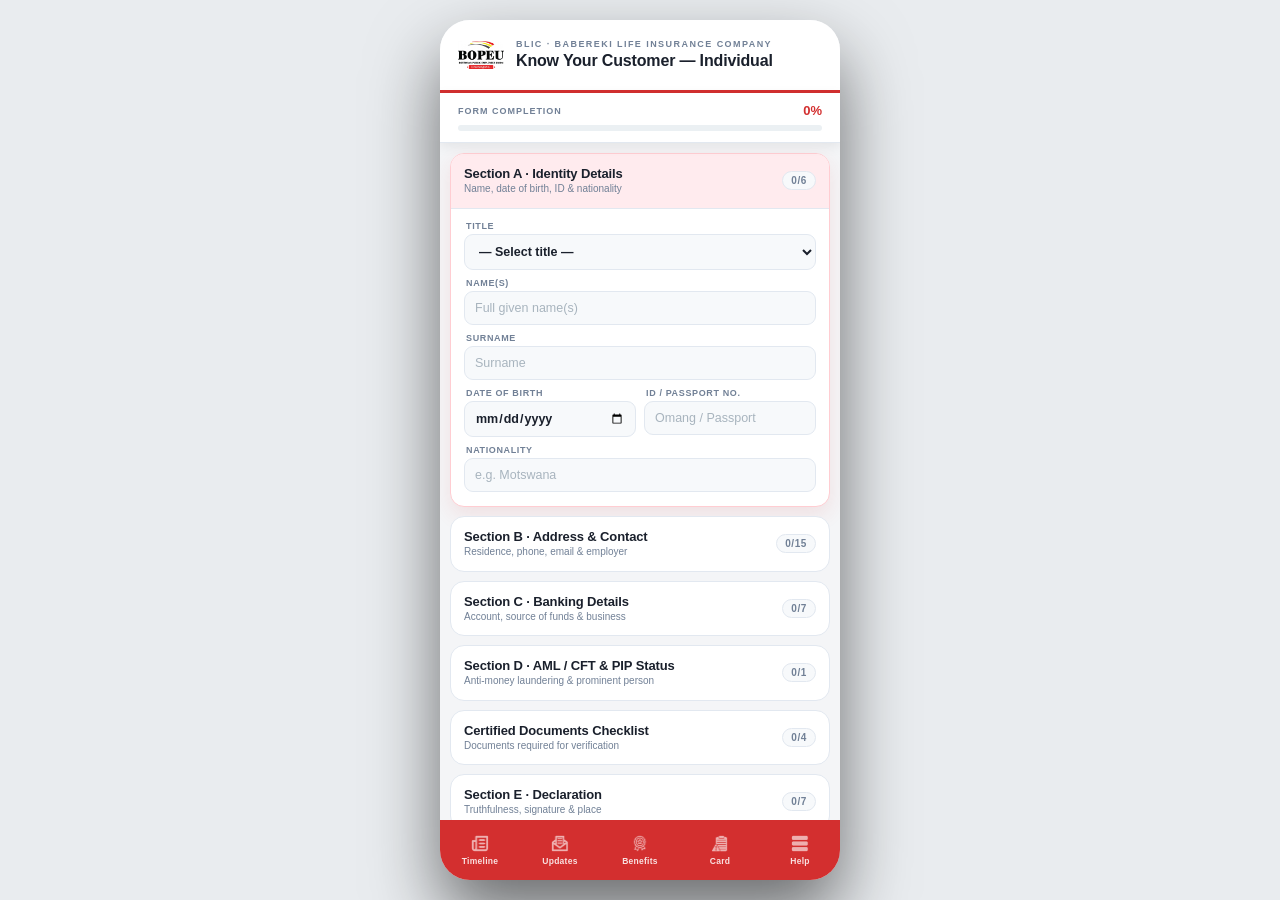
<file: calculators/BOPEU_BLIC-KNOW YOUR CUSTOMER.html>
<!DOCTYPE html>
<html lang="en">
<head>
<meta charset="utf-8">
<meta name="viewport" content="width=device-width,initial-scale=1,viewport-fit=cover">
<title>BLIC Know Your Customer</title>
<style>
  :root{
    --ink:#1A202C;
    --muted:#718096;
    --line:#E2E8F0;
    --brand:#D32F2F;
    --brand2:#B71C1C;
    --danger:#B71C1C;
    --gold:#C9A227;
    --soft:#F4F5F7;
  }
  *{box-sizing:border-box;-webkit-tap-highlight-color:transparent}
  html{height:100%}
  body{
    margin:0;
    height:100dvh;
    font-family:-apple-system,BlinkMacSystemFont,"Segoe UI",Roboto,"Helvetica Neue",Arial,sans-serif;
    background:#E9ECEF;
    display:flex;
    align-items:center;
    justify-content:center;
    color:var(--ink);
  }
  .phone{
    width:100%;
    max-width:400px;
    height:100dvh;
    max-height:900px;
    background:#F4F5F7;
    display:flex;
    flex-direction:column;
    overflow:hidden;
    position:relative;
  }
  @media (min-width:430px){
    .phone{border-radius:30px;box-shadow:0 34px 70px rgba(0,0,0,.55);height:860px}
  }

  /* ---------- header ---------- */
  .topbar{
    flex:0 0 auto;
    background:linear-gradient(135deg,#D32F2F 0%,#B71C1C 100%);
    color:#fff;
    padding:14px 18px 12px;
  }
  .brand{
    font-size:9px;
    letter-spacing:.18em;
    text-transform:uppercase;
    opacity:.78;
    font-weight:700;
  }
  .topbar h1{
    margin:3px 0 0;
    font-size:15.5px;
    font-weight:800;
    letter-spacing:-.01em;
  }

  /* ---------- progress bar ---------- */
  .progressbar{
    flex:0 0 auto;
    background:#fff;
    border-bottom:1px solid var(--line);
    padding:10px 18px 11px;
    box-shadow:0 3px 12px rgba(0,0,0,.08);
    position:relative;
    z-index:6;
  }
  .progressbar .pb-top{
    display:flex;
    align-items:center;
    justify-content:space-between;
    gap:10px;
    margin-bottom:7px;
  }
  .progressbar .pb-lbl{
    font-size:9px;
    font-weight:800;
    letter-spacing:.11em;
    text-transform:uppercase;
    color:var(--muted);
  }
  .progressbar .pb-pct{
    font-size:13px;
    font-weight:800;
    color:var(--brand);
    font-variant-numeric:tabular-nums;
  }
  .pb-track{
    height:6px;
    border-radius:6px;
    background:#EBF0F3;
    overflow:hidden;
  }
  .pb-fill{
    height:100%;
    width:0%;
    border-radius:6px;
    background:linear-gradient(90deg,#D32F2F 0%,#B71C1C 100%);
    transition:width .3s ease;
  }

  /* ---------- scroll area ---------- */
  .scroll{
    flex:1 1 auto;
    overflow-y:auto;
    overscroll-behavior:contain;
    -webkit-overflow-scrolling:touch;
    padding:10px 10px 26px;
  }

  /* ---------- accordion ---------- */
  .acc{
    background:#fff;
    border:1px solid var(--line);
    border-radius:14px;
    margin-bottom:9px;
    overflow:hidden;
    transition:box-shadow .2s ease,border-color .2s ease;
  }
  .acc.open{
    border-color:#FFCDD2;
    box-shadow:0 8px 20px rgba(211,47,47,.10);
  }
  .acc-head{
    width:100%;
    border:0;
    background:transparent;
    font:inherit;
    text-align:left;
    cursor:pointer;
    padding:12px 13px;
    display:flex;
    align-items:center;
    justify-content:space-between;
    gap:10px;
    transition:background .18s ease;
  }
  .acc.open .acc-head{background:#FFEBEE}
  .acc-left{display:flex;flex-direction:column;gap:2px;min-width:0}
  .acc-title{
    font-size:13px;
    font-weight:800;
    color:var(--ink);
    letter-spacing:-.01em;
  }
  .acc-sub{
    font-size:10px;
    font-weight:500;
    color:var(--muted);
    line-height:1.25;
  }
  .acc-total{
    font-size:10px;
    font-weight:800;
    letter-spacing:.06em;
    text-transform:uppercase;
    color:var(--brand);
    background:#FFEBEE;
    border:1px solid #EF9A9A;
    border-radius:20px;
    padding:3px 8px;
    white-space:nowrap;
  }
  .acc-total.muted{
    color:var(--muted);
    background:#F7F9FB;
    border-color:var(--line);
  }
  .acc-body{
    display:none;
    padding:12px 13px 14px;
    border-top:1px solid var(--line);
  }
  .acc.open .acc-body{display:block}

  /* ---------- sub headings ---------- */
  .subhead{
    font-size:9px;
    font-weight:800;
    letter-spacing:.14em;
    text-transform:uppercase;
    color:var(--gold);
    margin:14px 0 8px;
    padding-bottom:5px;
    border-bottom:1px solid #EDEFF2;
  }
  .subhead:first-child{margin-top:0}

  /* ---------- fields ---------- */
  .field{
    display:flex;
    flex-direction:column;
    gap:3px;
    min-width:0;
  }
  .field > label{
    font-size:9px;
    font-weight:800;
    letter-spacing:.07em;
    text-transform:uppercase;
    color:var(--muted);
    padding-left:2px;
  }
  .field input,
  .field select,
  .field textarea{
    width:100%;
    font-family:inherit;
    font-size:12.5px;
    font-weight:600;
    color:var(--ink);
    background:#F7F9FB;
    border:1px solid var(--line);
    border-radius:9px;
    padding:9px 10px;
    transition:border-color .15s ease,background .15s ease;
  }
  .field textarea{
    resize:none;
    min-height:54px;
    line-height:1.45;
  }
  .field input::placeholder,
  .field textarea::placeholder{color:#a8b4be;font-weight:500}
  .field input:focus,
  .field select:focus,
  .field textarea:focus{
    outline:2px solid #EF9A9A;
    outline-offset:-1px;
    background:#fff;
  }
  .field input[type=date]{font-weight:700}
  .field input[type=number]{font-variant-numeric:tabular-nums}

  .grid-2{display:grid;grid-template-columns:1fr 1fr;gap:8px;margin-bottom:8px}
  .grid-3{display:grid;grid-template-columns:1fr 1fr 1fr;gap:7px;margin-bottom:8px}
  .grid-2 .field{margin:0}
  .grid-3 .field{margin:0}
  .mb{margin-bottom:8px}
  .mb:last-child{margin-bottom:0}

  /* ---------- PIP toggle ---------- */
  .pip-box{
    margin-top:6px;
    padding:11px;
    background:#F8FAFB;
    border:1px solid var(--line);
    border-radius:11px;
  }
  .pip-q{
    font-size:11.5px;
    font-weight:700;
    color:var(--ink);
    line-height:1.45;
    margin:0 0 10px;
  }
  .pip-opts{
    display:flex;
    gap:8px;
  }
  .pip-opt{
    flex:1 1 0;
    display:flex;
    align-items:center;
    justify-content:center;
    gap:6px;
    padding:10px 8px;
    border-radius:9px;
    border:1px solid var(--line);
    background:#F7F9FB;
    font-size:11.5px;
    font-weight:800;
    letter-spacing:.04em;
    color:var(--muted);
    cursor:pointer;
    user-select:none;
    transition:all .15s ease;
  }
  .pip-opt input{
    width:14px;height:14px;margin:0;
    accent-color:var(--brand);
    cursor:pointer;
  }
  .pip-opt:has(input:checked){
    background:#FFEBEE;
    border-color:#EF9A9A;
    color:var(--brand);
  }
  .pip-note{
    margin:10px 0 0;
    padding:9px 10px;
    font-size:10px;
    line-height:1.5;
    color:var(--gold);
    background:#F5F6F8;
    border:1px dashed #D9E1E8;
    border-radius:9px;
  }

  /* ---------- document checklist ---------- */
  .doc-item{
    display:flex;
    align-items:flex-start;
    gap:10px;
    padding:11px 0;
    border-bottom:1px dashed var(--line);
  }
  .doc-item:last-child{border-bottom:0}
  .doc-num{
    flex:0 0 auto;
    width:22px;height:22px;
    border-radius:50%;
    background:#FFEBEE;
    border:1px solid #EF9A9A;
    color:var(--brand);
    font-size:10px;
    font-weight:800;
    display:flex;align-items:center;justify-content:center;
    margin-top:1px;
  }
  .doc-body{
    flex:1 1 auto;
    min-width:0;
  }
  .doc-label{
    display:flex;
    align-items:flex-start;
    gap:7px;
    font-size:11.5px;
    font-weight:700;
    color:var(--ink);
    line-height:1.45;
    margin-bottom:8px;
    cursor:pointer;
    user-select:none;
  }
  .doc-label input[type=checkbox]{
    width:15px;height:15px;margin:2px 0 0;
    accent-color:var(--brand);
    cursor:pointer;
    flex:0 0 auto;
  }
  .doc-desc{
    font-size:10px;
    color:var(--muted);
    line-height:1.5;
    margin:0 0 8px;
    padding-left:22px;
  }
  .doc-upload{
    display:flex;
    align-items:center;
    justify-content:center;
    gap:6px;
    padding:9px;
    border-radius:9px;
    border:1px dashed #EF9A9A;
    background:#FFEBEE;
    color:var(--brand);
    font-size:10.5px;
    font-weight:800;
    letter-spacing:.03em;
    cursor:pointer;
    position:relative;
    overflow:hidden;
    transition:background .15s ease;
  }
  .doc-upload:active{background:#FFCDD2}
  .doc-upload input[type=file]{
    position:absolute;inset:0;
    width:100%;height:100%;
    opacity:0;cursor:pointer;
  }
  .doc-upload svg{
    width:14px;height:14px;
    fill:none;stroke:currentColor;stroke-width:1.8;
    stroke-linecap:round;stroke-linejoin:round;
  }
  .doc-upload.has-file{
    background:#FFEBEE;
    border-style:solid;
    border-color:#EF9A9A;
  }

  /* ---------- signature pad ---------- */
  .sig-wrap{
    border:1px solid var(--line);
    border-radius:10px;
    background:#fff;
    overflow:hidden;
    position:relative;
  }
  .sig-wrap .sig-hint{
    position:absolute;
    inset:0;
    display:flex;
    align-items:center;
    justify-content:center;
    font-size:10.5px;
    font-weight:600;
    color:#B8C4CE;
    pointer-events:none;
    transition:opacity .2s ease;
  }
  .sig-wrap.signed .sig-hint{opacity:0}
  canvas.sigpad{
    display:block;
    width:100%;
    height:120px;
    touch-action:none;
    cursor:crosshair;
  }
  .sig-actions{
    display:flex;
    justify-content:flex-end;
    margin-top:6px;
  }
  .sig-clear{
    font-family:inherit;
    font-size:10px;
    font-weight:800;
    letter-spacing:.06em;
    text-transform:uppercase;
    color:var(--danger);
    background:#fff5f1;
    border:1px solid #f2d6ce;
    border-radius:7px;
    padding:6px 11px;
    cursor:pointer;
    transition:background .15s ease;
  }
  .sig-clear:active{background:#ffe4da}

  /* ---------- consent / notes ---------- */
  .consent{
    font-size:10.5px;
    line-height:1.6;
    color:var(--muted);
    margin:0 0 10px;
  }
  .consent:last-child{margin-bottom:0}
  .consent strong{color:var(--ink);font-weight:800}

  .notes{
    margin:8px 0 0;
    padding-left:16px;
    font-size:10.5px;
    line-height:1.65;
    color:var(--muted);
  }
  .notes li{margin-bottom:6px}
  .notes li::marker{color:#EF9A9A}
  .notes strong{color:var(--ink);font-weight:800}
  .notes:first-child{margin-top:0}

  /* ---------- official use badge ---------- */
  .official{
    display:flex;
    align-items:center;
    gap:8px;
    padding:9px 11px;
    background:#F5F6F8;
    border:1px dashed #D9E1E8;
    border-radius:10px;
    margin-bottom:12px;
  }
  .official svg{
    width:15px;height:15px;
    fill:none;stroke:var(--gold);stroke-width:1.8;
    stroke-linecap:round;stroke-linejoin:round;
    flex:0 0 auto;
  }
  .official span{
    font-size:10px;
    font-weight:800;
    letter-spacing:.09em;
    text-transform:uppercase;
    color:var(--gold);
    line-height:1.4;
  }

  /* ---------- version footer ---------- */
  .disclaimer{
    margin:14px 4px 0;
    font-size:9px;
    line-height:1.5;
    text-align:center;
    color:#A0AEB9;
  }
  .disclaimer strong{color:#8492A0;font-weight:700}
  /* ===== BOPEU app styling bridge ===== */
  .topbar{
    flex:0 0 auto;
    background:#fff;
    border-bottom:3px solid var(--brand);
    color:var(--ink);
    padding:12px 18px;
    display:flex;
    align-items:center;
    gap:12px;
  }
  .tb-home{display:flex;align-items:center}
  .tb-logo{width:46px;height:46px;object-fit:contain}
  .tb-text{flex:1 1 auto;min-width:0;display:flex;flex-direction:column;align-items:flex-start;gap:2px}
  .tb-text .brand{margin:0;font-size:9px;letter-spacing:.16em;text-transform:uppercase;color:var(--muted);font-weight:800;opacity:1;line-height:1.2}
  .tb-text h1{margin:0;font-size:16px;font-weight:800;color:var(--ink);letter-spacing:-.01em;line-height:1.25}

  .b-nav{flex:0 0 auto;display:flex;align-items:stretch;background:var(--brand);height:60px;z-index:20}
  .b-nav a{flex:1;display:flex;flex-direction:column;align-items:center;justify-content:center;gap:3px;text-decoration:none;color:#fff;font-size:8.5px;font-weight:700;letter-spacing:.03em}
  .b-nav a img{width:19px;height:19px;object-fit:contain;opacity:.62;filter:brightness(0) invert(1)}
  .b-nav a span{opacity:.85}

  .form-logos{margin:18px 6px 2px;padding-top:14px;border-top:1px solid var(--line);display:flex;align-items:center;justify-content:center;gap:18px;flex-wrap:wrap}
  .form-logos img{height:44px;width:auto;object-fit:contain;max-width:46%}

</style>
</head>
<body>

<div class="phone">

  <div class="topbar">
    <a class="tb-home" href="../index.html?tab=2" title="Back to BOPEU app"><img class="tb-logo" src="../Assets/logo/bopeu_logo.webp" alt="BOPEU"></a>
    <span class="tb-text">
      <span class="brand">BLIC &middot; Babereki Life Insurance Company</span>
      <h1>Know Your Customer — Individual</h1>
    </span>
  </div>

  <div class="progressbar">
    <div class="pb-top">
      <span class="pb-lbl">Form completion</span>
      <span class="pb-pct" id="pbPct">0%</span>
    </div>
    <div class="pb-track">
      <div class="pb-fill" id="pbFill"></div>
    </div>
  </div>

  <div class="scroll" id="scroll">

    <!-- ============ SECTION A: IDENTITY ============ -->
    <section class="acc open">
      <button class="acc-head" type="button">
        <span class="acc-left">
          <span class="acc-title">Section A &middot; Identity Details</span>
          <span class="acc-sub">Name, date of birth, ID &amp; nationality</span>
        </span>
        <span class="acc-total muted" id="badge-a">0/6</span>
      </button>
      <div class="acc-body">
        <div class="field mb">
          <label>Title</label>
          <select data-track>
            <option value="">— Select title —</option>
            <option>Mr</option>
            <option>Mrs</option>
            <option>Ms</option>
            <option>Dr</option>
            <option>Prof</option>
          </select>
        </div>
        <div class="field mb">
          <label>Name(s)</label>
          <input type="text" placeholder="Full given name(s)" autocomplete="off" data-track>
        </div>
        <div class="field mb">
          <label>Surname</label>
          <input type="text" placeholder="Surname" autocomplete="off" data-track>
        </div>
        <div class="grid-2">
          <div class="field">
            <label>Date of Birth</label>
            <input type="date" data-track>
          </div>
          <div class="field">
            <label>ID / Passport No.</label>
            <input type="text" inputmode="numeric" placeholder="Omang / Passport" autocomplete="off" data-track>
          </div>
        </div>
        <div class="field">
          <label>Nationality</label>
          <input type="text" placeholder="e.g. Motswana" autocomplete="off" data-track>
        </div>
      </div>
    </section>

    <!-- ============ SECTION B: ADDRESS & CONTACT ============ -->
    <section class="acc">
      <button class="acc-head" type="button">
        <span class="acc-left">
          <span class="acc-title">Section B &middot; Address &amp; Contact</span>
          <span class="acc-sub">Residence, phone, email &amp; employer</span>
        </span>
        <span class="acc-total muted" id="badge-b">0/12</span>
      </button>
      <div class="acc-body">

        <div class="subhead">Postal Address</div>
        <div class="field">
          <label>Postal Address</label>
          <textarea placeholder="P.O. Box / Private Bag ..." autocomplete="off" data-track></textarea>
        </div>

        <div class="subhead">Physical Address</div>
        <div class="grid-2">
          <div class="field">
            <label>Plot / Ward</label>
            <input type="text" placeholder="Plot / Ward" autocomplete="off" data-track>
          </div>
          <div class="field">
            <label>Town / Village</label>
            <input type="text" placeholder="Town / Village" autocomplete="off" data-track>
          </div>
        </div>
        <div class="field">
          <label>Country</label>
          <input type="text" placeholder="Country" autocomplete="off" data-track>
        </div>

        <div class="subhead">Permanent Address</div>
        <div class="grid-2">
          <div class="field">
            <label>Plot / Ward</label>
            <input type="text" placeholder="Plot / Ward" autocomplete="off" data-track>
          </div>
          <div class="field">
            <label>Town / Village</label>
            <input type="text" placeholder="Town / Village" autocomplete="off" data-track>
          </div>
        </div>
        <div class="field mb">
          <label>Country</label>
          <input type="text" placeholder="Country" autocomplete="off" data-track>
        </div>

        <div class="subhead">Residence History</div>
        <div class="field mb">
          <label>Duration of Residence</label>
          <input type="text" placeholder="e.g. 5 years" autocomplete="off" data-track>
        </div>
        <div class="field">
          <label>Previous Residence (if less than 2 years)</label>
          <textarea placeholder="State previous place of residence" autocomplete="off" data-track></textarea>
        </div>

        <div class="subhead">Contact Details</div>
        <div class="grid-2">
          <div class="field">
            <label>Telephone Number</label>
            <input type="tel" inputmode="tel" placeholder="+267 ..." autocomplete="off" data-track>
          </div>
          <div class="field">
            <label>Mobile Number</label>
            <input type="tel" inputmode="tel" placeholder="+267 ..." autocomplete="off" data-track>
          </div>
        </div>
        <div class="field">
          <label>Email Address</label>
          <input type="email" inputmode="email" placeholder="name@example.com" autocomplete="off" data-track>
        </div>

        <div class="subhead">Employment</div>
        <div class="grid-2">
          <div class="field">
            <label>Employer</label>
            <input type="text" placeholder="Employer" autocomplete="off" data-track>
          </div>
          <div class="field">
            <label>Location of Work</label>
            <input type="text" placeholder="Location" autocomplete="off" data-track>
          </div>
        </div>
        <div class="field">
          <label>Telephone (Work)</label>
          <input type="tel" inputmode="tel" placeholder="+267 ..." autocomplete="off" data-track>
        </div>
      </div>
    </section>

    <!-- ============ SECTION C: BANKING ============ -->
    <section class="acc">
      <button class="acc-head" type="button">
        <span class="acc-left">
          <span class="acc-title">Section C &middot; Banking Details</span>
          <span class="acc-sub">Account, source of funds &amp; business</span>
        </span>
        <span class="acc-total muted" id="badge-c">0/7</span>
      </button>
      <div class="acc-body">
        <div class="field mb">
          <label>Account Holder Name</label>
          <input type="text" placeholder="As it appears on account" autocomplete="off" data-track>
        </div>
        <div class="field mb">
          <label>Account Number</label>
          <input type="text" inputmode="numeric" placeholder="Account number" autocomplete="off" data-track>
        </div>
        <div class="grid-2">
          <div class="field">
            <label>Bank Name</label>
            <input type="text" placeholder="Bank" autocomplete="off" data-track>
          </div>
          <div class="field">
            <label>Branch</label>
            <input type="text" placeholder="Branch" autocomplete="off" data-track>
          </div>
        </div>
        <div class="field mb">
          <label>Account Type</label>
          <select data-track>
            <option value="">— Select type —</option>
            <option>Savings</option>
            <option>Current / Cheque</option>
            <option>Call</option>
            <option>Fixed Deposit</option>
            <option>Other</option>
          </select>
        </div>
        <div class="field">
          <label>Source of Funds</label>
          <select data-track>
            <option value="">— Select source —</option>
            <option>Salary</option>
            <option>Business</option>
            <option>Investments</option>
            <option>Rental Income</option>
            <option>Pension</option>
            <option>Other</option>
          </select>
        </div>
        <div class="field" style="margin-top:8px">
          <label>Nature of Business (if funds from sources other than salary)</label>
          <textarea placeholder="State nature of business" autocomplete="off" data-track></textarea>
        </div>
      </div>
    </section>

    <!-- ============ SECTION D: AML / CFT & PIP ============ -->
    <section class="acc">
      <button class="acc-head" type="button">
        <span class="acc-left">
          <span class="acc-title">Section D &middot; AML / CFT &amp; PIP Status</span>
          <span class="acc-sub">Anti-money laundering &amp; prominent person</span>
        </span>
        <span class="acc-total muted" id="badge-d">0/1</span>
      </button>
      <div class="acc-body">

        <div class="subhead">Anti-Money Laundering &amp; Counter Terrorist Financing</div>
        <p class="consent">
          In accordance with the <strong>Financial Intelligence Regulations</strong>, the certified documents listed
          in the checklist below must be provided for verification.
        </p>

        <div class="subhead">Prominent Influential Person (PIP) Status</div>
        <div class="pip-box">
          <p class="pip-q">
            Are you a prominent influential person, or related to / affiliated with a prominent influential person?
          </p>
          <div class="pip-opts">
            <label class="pip-opt">
              <input type="radio" name="pip" value="YES" data-track>
              <span>YES</span>
            </label>
            <label class="pip-opt">
              <input type="radio" name="pip" value="NO" data-track>
              <span>NO</span>
            </label>
          </div>
          <p class="pip-note">
            If YES, please ensure you complete the PIP Annexure on Page 3.
          </p>
        </div>
      </div>
    </section>

    <!-- ============ CERTIFIED DOCUMENTS CHECKLIST ============ -->
    <section class="acc">
      <button class="acc-head" type="button">
        <span class="acc-left">
          <span class="acc-title">Certified Documents Checklist</span>
          <span class="acc-sub">Documents required for verification</span>
        </span>
        <span class="acc-total muted" id="badge-docs">0/4</span>
      </button>
      <div class="acc-body">

        <div class="doc-item">
          <span class="doc-num">1</span>
          <div class="doc-body">
            <label class="doc-label">
              <input type="checkbox" data-track data-doc="1">
              <span>Identification Documents</span>
            </label>
            <p class="doc-desc">
              Certified copy of Omang (ID) / Passport &amp; Work Permit for foreign nationals.
            </p>
            <label class="doc-upload">
              <svg viewBox="0 0 24 24" aria-hidden="true"><path d="M12 16V4"/><path d="m7 9 5-5 5 5"/><path d="M4 16v2.5A1.5 1.5 0 0 0 5.5 20h13a1.5 1.5 0 0 0 1.5-1.5V16"/></svg>
              <span data-upload-label>Attach file</span>
              <input type="file" accept="image/*,.pdf" data-docfile="1">
            </label>
          </div>
        </div>

        <div class="doc-item">
          <span class="doc-num">2</span>
          <div class="doc-body">
            <label class="doc-label">
              <input type="checkbox" data-track data-doc="2">
              <span>Source of Funds</span>
            </label>
            <p class="doc-desc">
              Latest payslip (not older than 3 months) or bank statement (not older than 3 months).
            </p>
            <label class="doc-upload">
              <svg viewBox="0 0 24 24" aria-hidden="true"><path d="M12 16V4"/><path d="m7 9 5-5 5 5"/><path d="M4 16v2.5A1.5 1.5 0 0 0 5.5 20h13a1.5 1.5 0 0 0 1.5-1.5V16"/></svg>
              <span data-upload-label>Attach file</span>
              <input type="file" accept="image/*,.pdf" data-docfile="2">
            </label>
          </div>
        </div>

        <div class="doc-item">
          <span class="doc-num">3</span>
          <div class="doc-body">
            <label class="doc-label">
              <input type="checkbox" data-track data-doc="3">
              <span>Proof of Address</span>
            </label>
            <p class="doc-desc">
              Utility bill (water/electricity/telephone), lease agreement, tribal authority letter,
              employer letter, or affidavit (not older than 3 months).
            </p>
            <label class="doc-upload">
              <svg viewBox="0 0 24 24" aria-hidden="true"><path d="M12 16V4"/><path d="m7 9 5-5 5 5"/><path d="M4 16v2.5A1.5 1.5 0 0 0 5.5 20h13a1.5 1.5 0 0 0 1.5-1.5V16"/></svg>
              <span data-upload-label>Attach file</span>
              <input type="file" accept="image/*,.pdf" data-docfile="3">
            </label>
          </div>
        </div>

        <div class="doc-item">
          <span class="doc-num">4</span>
          <div class="doc-body">
            <label class="doc-label">
              <input type="checkbox" data-track data-doc="4">
              <span>Authority to Act</span>
            </label>
            <p class="doc-desc">
              If acting on behalf of another, the ID card of that person and written authority to act on their behalf.
            </p>
            <label class="doc-upload">
              <svg viewBox="0 0 24 24" aria-hidden="true"><path d="M12 16V4"/><path d="m7 9 5-5 5 5"/><path d="M4 16v2.5A1.5 1.5 0 0 0 5.5 20h13a1.5 1.5 0 0 0 1.5-1.5V16"/></svg>
              <span data-upload-label>Attach file</span>
              <input type="file" accept="image/*,.pdf" data-docfile="4">
            </label>
          </div>
        </div>

      </div>
    </section>

    <!-- ============ SECTION E: DECLARATION ============ -->
    <section class="acc">
      <button class="acc-head" type="button">
        <span class="acc-left">
          <span class="acc-title">Section E &middot; Declaration</span>
          <span class="acc-sub">Truthfulness, signature &amp; place</span>
        </span>
        <span class="acc-total muted" id="badge-e">0/7</span>
      </button>
      <div class="acc-body">

        <p class="consent">
          I hereby declare that the details furnished above are true and correct to the best of my knowledge
          and belief, and I undertake to inform you of any changes therein immediately. In case any of the
          above information is found to be false, untrue, misleading, or misrepresenting, I am aware that I
          may be held liable for it.
        </p>

        <div class="field mb">
          <label>Full Name</label>
          <input type="text" placeholder="Full name" autocomplete="off" data-track>
        </div>

        <div class="field mb">
          <label>Date</label>
          <input type="date" data-track>
        </div>

        <div class="field mb">
          <label>Signature</label>
          <div class="sig-wrap" id="sigWrap">
            <div class="sig-hint">Sign here with your finger</div>
            <canvas class="sigpad" id="sigPad"></canvas>
          </div>
          <div class="sig-actions">
            <button class="sig-clear" type="button" id="sigClear">Clear signature</button>
          </div>
        </div>

        <div class="field mb">
          <label>Place</label>
          <input type="text" placeholder="Place" autocomplete="off" data-track>
        </div>

        <div class="subhead">Physical Address (Current)</div>
        <div class="grid-2">
          <div class="field">
            <label>Plot / Ward</label>
            <input type="text" placeholder="Plot / Ward" autocomplete="off" data-track>
          </div>
          <div class="field">
            <label>Town / Village</label>
            <input type="text" placeholder="Town / Village" autocomplete="off" data-track>
          </div>
        </div>
        <div class="grid-2">
          <div class="field">
            <label>Country</label>
            <input type="text" placeholder="Country" autocomplete="off" data-track>
          </div>
          <div class="field">
            <label>Occupation</label>
            <input type="text" placeholder="Occupation" autocomplete="off" data-track>
          </div>
        </div>

      </div>
    </section>

    <!-- ============ SECTION F: STATUTORY CONSENT ============ -->
    <section class="acc">
      <button class="acc-head" type="button">
        <span class="acc-left">
          <span class="acc-title">Section F &middot; Statutory Consent</span>
          <span class="acc-sub">Data protection &amp; AML/CFT retention</span>
        </span>
        <span class="acc-total muted">Info</span>
      </button>
      <div class="acc-body">
        <p class="consent">
          Pursuant to the <strong>Botswana Data Protection Act, 2024</strong>, I hereby explicitly consent to
          <strong>Babereki Life Insurance Company (BLIC)</strong> collecting and processing my personal data for
          the purpose of assessing this application and ensuring compliance with legal and regulatory obligations.
        </p>
        <p class="consent">
          Furthermore, I acknowledge that in compliance with the <strong>Financial Intelligence Act, 2022</strong>,
          BLIC is legally mandated to screen my details against national and international sanctions lists. I also
          acknowledge that BLIC is required by law to retain these <strong>Customer Due Diligence (CDD)</strong>
          records for the statutory <strong>AML/CFT retention period (up to 20 years)</strong>, which supersedes
          general data deletion requests under the Data Protection Act.
        </p>
      </div>
    </section>

    <!-- ============ SECTION G: FOR OFFICIAL USE ============ -->
    <section class="acc">
      <button class="acc-head" type="button">
        <span class="acc-left">
          <span class="acc-title">Section G &middot; For Official Use</span>
          <span class="acc-sub">Receiving officer &amp; authorisation</span>
        </span>
        <span class="acc-total muted">Office</span>
      </button>
      <div class="acc-body">

        <div class="official">
          <svg viewBox="0 0 24 24" aria-hidden="true">
            <rect x="4" y="4" width="16" height="16" rx="2"/>
            <path d="M8 10h8M8 14h5"/>
          </svg>
          <span>To be completed by receiving officer only</span>
        </div>

        <div class="field mb">
          <label>Receiving Officer Name</label>
          <input type="text" placeholder="Officer full name" autocomplete="off" data-track>
        </div>

        <div class="field mb">
          <label>Date</label>
          <input type="date" data-track>
        </div>

        <div class="field mb">
          <label>Signature</label>
          <div class="sig-wrap" id="sigWrapOff">
            <div class="sig-hint">Officer signature</div>
            <canvas class="sigpad" id="sigPadOff"></canvas>
          </div>
          <div class="sig-actions">
            <button class="sig-clear" type="button" id="sigClearOff">Clear signature</button>
          </div>
        </div>

        <div class="field">
          <label>Place</label>
          <input type="text" placeholder="Place" autocomplete="off" data-track>
        </div>

      </div>
    </section>

    <p class="disclaimer">
      <strong>GROUP FUNERAL SCHEME CLAIM (INDIVIDUALS)</strong><br>
      Ver: 1.0 of 2026 &middot; Page 1 – 2 of 2<br>
      Underwritten by Babereki Life Insurance Company (BLIC)
    </p>

    <div class="form-logos">
      <img src="../Assets/logo/forms/BLIC_logo.webp" alt="Babereki Life Insurance Company (BLIC)">
    </div>

  </div>

  <div class="b-nav">
    <a href="../index.html?tab=0"><img src="../Assets/icons/timeline_icon.webp" alt="Timeline"><span>Timeline</span></a>
    <a href="../index.html?tab=1"><img src="../Assets/icons/notices_icon.webp" alt="Updates"><span>Updates</span></a>
    <a href="../index.html?tab=2"><img src="../Assets/icons/benefits_icon.webp" alt="Benefits"><span>Benefits</span></a>
    <a href="../index.html?tab=3"><img src="../Assets/icons/claims_icon.webp" alt="Card"><span>Card</span></a>
    <a href="../index.html?tab=4"><img src="../Assets/icons/menu_icon.webp" alt="Help"><span>Help</span></a>
  </div>

  </div>

<script>
(function () {
  "use strict";

  /* ==================== PROGRESS TRACKING ==================== */
  var tracked = document.querySelectorAll("[data-track]");

  function countFilled() {
    var filled = 0;
    tracked.forEach(function (el) {
      var type = el.type;
      if (type === "radio") {
        if (document.querySelector('input[name="' + el.name + '"]:checked')) {
          /* count radio group once */
        }
      }
    });

    /* count radios by group */
    var radioGroups = {};
    tracked.forEach(function (el) {
      if (el.type !== "radio") return;
      radioGroups[el.name] = false;
    });
    tracked.forEach(function (el) {
      if (el.type !== "radio") return;
      if (document.querySelector('input[name="' + el.name + '"]:checked')) {
        radioGroups[el.name] = true;
      }
    });
    var radioFilled = 0, radioTotal = 0;
    Object.keys(radioGroups).forEach(function (k) {
      radioTotal++;
      if (radioGroups[k]) radioFilled++;
    });

    /* non-radio */
    var nonRadioFilled = 0, nonRadioTotal = 0;
    tracked.forEach(function (el) {
      if (el.type === "radio") return;
      nonRadioTotal++;
      if (el.type === "checkbox") {
        if (el.checked) nonRadioFilled++;
      } else if (el.value && el.value.trim() !== "") {
        nonRadioFilled++;
      }
    });

    return {
      filled: nonRadioFilled + radioFilled,
      total: nonRadioTotal + radioTotal
    };
  }

  function updateProgress() {
    var c = countFilled();
    var pct = c.total ? Math.round((c.filled / c.total) * 100) : 0;

    document.getElementById("pbPct").textContent = pct + "%";
    document.getElementById("pbFill").style.width = pct + "%";

    updateBadge("a", "SECTION_A");
    updateBadge("b", "SECTION_B");
    updateBadge("c", "SECTION_C");
    updateBadge("d", "SECTION_D");
    updateBadge("docs", "DOCS");
    updateBadge("e", "SECTION_E");
  }

  /* per-section badges */
  function sectionStats(sectionEl) {
    var list = sectionEl.querySelectorAll("[data-track]");
    var radioSeen = {};
    var filled = 0, total = 0;

    list.forEach(function (el) {
      if (el.type === "radio") {
        if (radioSeen[el.name]) return;
        radioSeen[el.name] = true;
        total++;
        if (document.querySelector('input[name="' + el.name + '"]:checked')) filled++;
      } else {
        total++;
        if (el.type === "checkbox") {
          if (el.checked) filled++;
        } else if (el.value && el.value.trim() !== "") {
          filled++;
        }
      }
    });
    return { filled: filled, total: total };
  }

  function updateBadge(id, selector) {
    var el = document.getElementById("badge-" + id);
    if (!el) return;
    var section = el.closest(".acc");
    if (!section) return;
    var s = sectionStats(section);
    el.textContent = s.filled + "/" + s.total;
  }

  /* ==================== SIGNATURE PADS ==================== */
  function setupSignaturePad(canvasId, wrapId, clearId) {
    var canvas = document.getElementById(canvasId);
    var wrap = document.getElementById(wrapId);
    var clear = document.getElementById(clearId);
    if (!canvas || !wrap) return;

    var ctx = canvas.getContext("2d");
    var drawing = false;
    var dirty = false;

    function resize() {
      var rect = canvas.getBoundingClientRect();
      var dpr = window.devicePixelRatio || 1;
      /* preserve existing drawing on resize */
      var prev = dirty ? canvas.toDataURL() : null;
      canvas.width = Math.round(rect.width * dpr);
      canvas.height = Math.round(rect.height * dpr);
      ctx.setTransform(dpr, 0, 0, dpr, 0, 0);
      ctx.lineWidth = 2;
      ctx.lineCap = "round";
      ctx.lineJoin = "round";
      ctx.strokeStyle = "#1A202C";
      if (prev) {
        var img = new Image();
        img.onload = function () {
          ctx.drawImage(img, 0, 0, rect.width, rect.height);
        };
        img.src = prev;
      }
    }

    function point(evt) {
      var rect = canvas.getBoundingClientRect();
      var src = evt.touches ? evt.touches[0] : evt;
      return {
        x: src.clientX - rect.left,
        y: src.clientY - rect.top
      };
    }

    function start(evt) {
      evt.preventDefault();
      drawing = true;
      dirty = true;
      wrap.classList.add("signed");
      var p = point(evt);
      ctx.beginPath();
      ctx.moveTo(p.x, p.y);
    }
    function move(evt) {
      if (!drawing) return;
      evt.preventDefault();
      var p = point(evt);
      ctx.lineTo(p.x, p.y);
      ctx.stroke();
    }
    function end(evt) {
      if (!drawing) return;
      drawing = false;
      if (evt) evt.preventDefault();
    }

    canvas.addEventListener("mousedown", start);
    canvas.addEventListener("mousemove", move);
    canvas.addEventListener("mouseup", end);
    canvas.addEventListener("mouseleave", end);
    canvas.addEventListener("touchstart", start, { passive: false });
    canvas.addEventListener("touchmove", move, { passive: false });
    canvas.addEventListener("touchend", end, { passive: false });
    canvas.addEventListener("touchcancel", end, { passive: false });

    if (clear) {
      clear.addEventListener("click", function () {
        ctx.clearRect(0, 0, canvas.width, canvas.height);
        dirty = false;
        wrap.classList.remove("signed");
        updateProgress();
      });
    }

    /* mark signature as part of progress when signed */
    var observer = new MutationObserver(function () { updateProgress(); });
    observer.observe(wrap, { attributes: true, attributeFilter: ["class"] });

    window.addEventListener("resize", resize);
    resize();
  }

  /* ==================== DOCUMENT UPLOADS ==================== */
  document.querySelectorAll("[data-docfile]").forEach(function (input) {
    input.addEventListener("change", function () {
      var file = input.files && input.files[0];
      if (!file) return;
      var label = input.parentElement.querySelector("[data-upload-label]");
      if (label) {
        var name = file.name.length > 22 ? file.name.slice(0, 19) + "…" : file.name;
        label.textContent = name;
      }
      input.parentElement.classList.add("has-file");
    });
  });

  /* ==================== EVENT DELEGATION ==================== */
  var scroll = document.getElementById("scroll");

  scroll.addEventListener("click", function (e) {
    var head = e.target.closest(".acc-head");
    if (head) {
      head.parentElement.classList.toggle("open");
    }
  });

  /* update progress on any change / input */
  scroll.addEventListener("input", updateProgress);
  scroll.addEventListener("change", updateProgress);

  /* ==================== BOOT ==================== */
  setupSignaturePad("sigPad", "sigWrap", "sigClear");
  setupSignaturePad("sigPadOff", "sigWrapOff", "sigClearOff");
  updateProgress();

})();
</script>
</body>
</html>
</file>
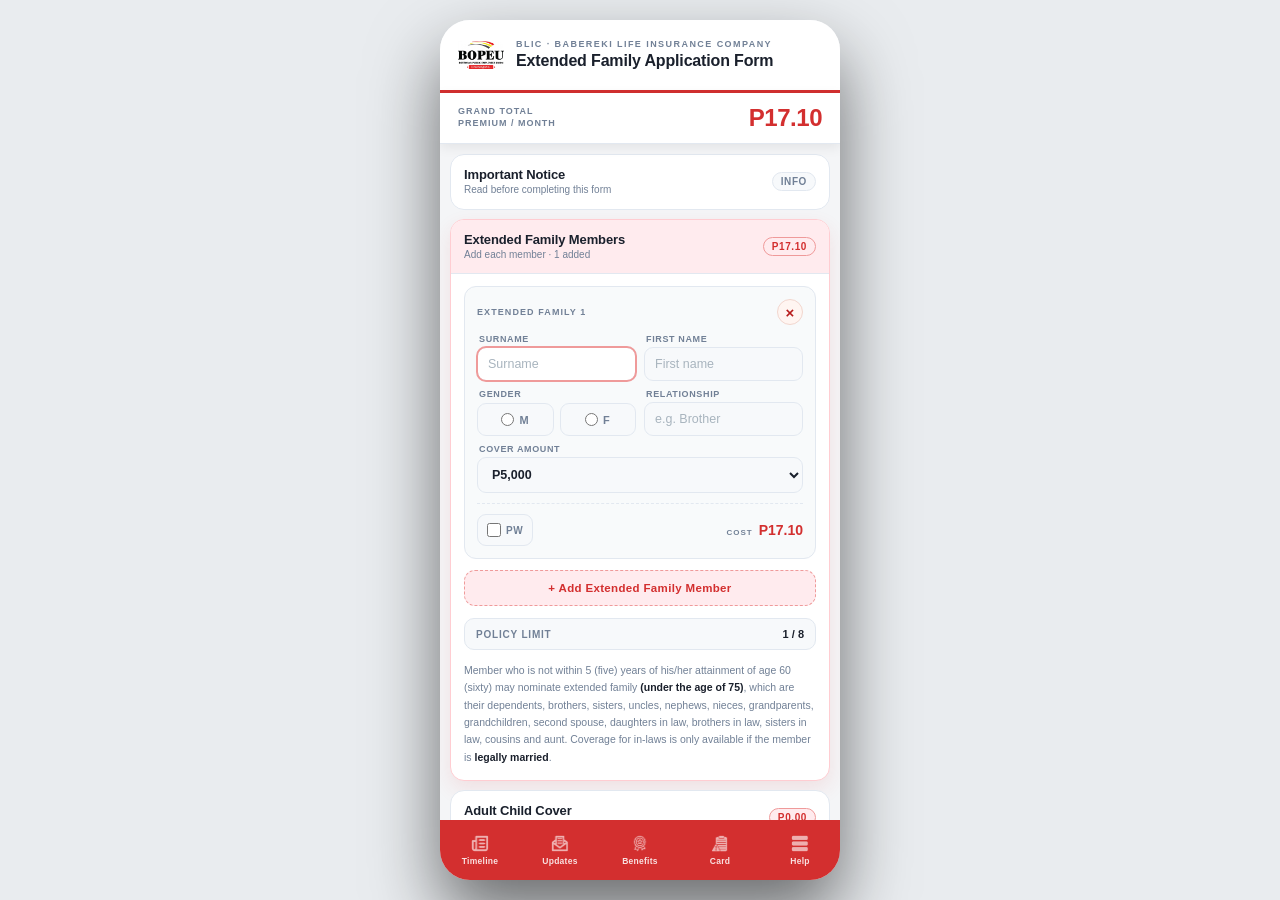
<file: calculators/BOPEU_BLIC_FAMILY - EXTENDED FAMILY.html>
<!DOCTYPE html>
<html lang="en">
<head>
<meta charset="utf-8">
<meta name="viewport" content="width=device-width,initial-scale=1,viewport-fit=cover">
<title>BLIC — Extended Family Application</title>
<style>
  :root{
    --ink:#1A202C; --muted:#718096; --line:#E2E8F0;
    --brand:#D32F2F; --brand2:#B71C1C; --danger:#B71C1C;
    --gold:#C9A227; --soft:#F4F5F7;
  }
  *{box-sizing:border-box;-webkit-tap-highlight-color:transparent}
  html{height:100%}
  body{
    margin:0;height:100dvh;
    font-family:-apple-system,BlinkMacSystemFont,"Segoe UI",Roboto,"Helvetica Neue",Arial,sans-serif;
    background:#E9ECEF;display:flex;align-items:center;justify-content:center;color:var(--ink);
  }
  .phone{
    width:100%;max-width:400px;height:100dvh;max-height:900px;
    background:#F4F5F7;display:flex;flex-direction:column;overflow:hidden;position:relative;
  }
  @media (min-width:430px){.phone{border-radius:30px;box-shadow:0 34px 70px rgba(0,0,0,.55);height:860px}}

  /* ---------- header ---------- */
  .topbar{
    flex:0 0 auto;background:linear-gradient(135deg,#D32F2F 0%,#B71C1C 100%);
    color:#fff;padding:14px 18px 12px;
  }
  .brand{font-size:8.5px;letter-spacing:.18em;text-transform:uppercase;opacity:.78;font-weight:700}
  .topbar h1{margin:3px 0 0;font-size:15px;font-weight:800;letter-spacing:-.01em;line-height:1.25}

  /* ---------- sticky grand total ---------- */
  .totalbar{
    flex:0 0 auto;background:#fff;border-bottom:1px solid var(--line);
    padding:11px 18px;display:flex;align-items:center;justify-content:space-between;gap:10px;
    box-shadow:0 3px 12px rgba(0,0,0,.08);position:relative;z-index:6;
  }
  .totalbar .lbl{
    font-size:9px;font-weight:800;letter-spacing:.11em;text-transform:uppercase;
    color:var(--muted);line-height:1.3;
  }
  .totalbar .amt{
    font-size:24px;font-weight:800;color:var(--brand);font-variant-numeric:tabular-nums;
    letter-spacing:-.02em;transition:transform .16s ease;transform-origin:right center;
  }
  .totalbar .amt.pop{transform:scale(1.07)}

  /* ---------- scroll area ---------- */
  .scroll{
    flex:1 1 auto;overflow-y:auto;overscroll-behavior:contain;
    -webkit-overflow-scrolling:touch;padding:10px 10px 26px;
  }

  /* ---------- accordion ---------- */
  .acc{
    background:#fff;border:1px solid var(--line);border-radius:14px;
    margin-bottom:9px;overflow:hidden;transition:box-shadow .2s ease,border-color .2s ease;
  }
  .acc.open{border-color:#FFCDD2;box-shadow:0 8px 20px rgba(211,47,47,.10)}
  .acc-head{
    width:100%;border:0;background:transparent;font:inherit;text-align:left;cursor:pointer;
    padding:12px 13px;display:flex;align-items:center;justify-content:space-between;gap:10px;
    transition:background .18s ease;
  }
  .acc.open .acc-head{background:#FFEBEE}
  .acc-left{display:flex;flex-direction:column;gap:2px;min-width:0}
  .acc-title{font-size:13px;font-weight:800;color:var(--ink);letter-spacing:-.01em}
  .acc-sub{font-size:10px;font-weight:500;color:var(--muted);line-height:1.25}
  .acc-total{
    font-size:11px;font-weight:800;color:var(--brand);font-variant-numeric:tabular-nums;
    white-space:nowrap;
  }
  .acc-total.muted{
    font-size:10px;letter-spacing:.06em;text-transform:uppercase;
    background:#F7F9FB;border:1px solid var(--line);border-radius:20px;padding:3px 8px;
    color:var(--muted);
  }
  .acc-total.pill{
    font-size:10px;letter-spacing:.06em;text-transform:uppercase;
    background:#FFEBEE;border:1px solid #EF9A9A;border-radius:20px;padding:3px 8px;
    color:var(--brand);
  }
  .acc-body{display:none;padding:12px 13px 14px;border-top:1px solid var(--line)}
  .acc.open .acc-body{display:block}

  /* ---------- sub headings ---------- */
  .subhead{
    font-size:9px;font-weight:800;letter-spacing:.14em;text-transform:uppercase;
    color:var(--gold);margin:14px 0 8px;padding-bottom:5px;border-bottom:1px solid #EDEFF2;
  }
  .subhead:first-child{margin-top:0}

  /* ---------- fields ---------- */
  .field{display:flex;flex-direction:column;gap:3px;min-width:0}
  .field > label{
    font-size:9px;font-weight:800;letter-spacing:.07em;text-transform:uppercase;
    color:var(--muted);padding-left:2px;
  }
  .field input,.field select,.field textarea{
    width:100%;font-family:inherit;font-size:12.5px;font-weight:600;color:var(--ink);
    background:#F7F9FB;border:1px solid var(--line);border-radius:9px;padding:9px 10px;
    transition:border-color .15s ease,background .15s ease;
  }
  .field textarea{resize:none;min-height:52px;line-height:1.45}
  .field input::placeholder,.field textarea::placeholder{color:#a8b4be;font-weight:500}
  .field input:focus,.field select:focus,.field textarea:focus{
    outline:2px solid #EF9A9A;outline-offset:-1px;background:#fff;
  }
  .field input[type=date]{font-weight:700}

  .grid-2{display:grid;grid-template-columns:1fr 1fr;gap:8px;margin-bottom:8px}
  .grid-2 .field{margin:0}
  .mb{margin-bottom:8px}
  .mb:last-child{margin-bottom:0}

  /* ---------- member card ---------- */
  .member{
    background:#F8FAFB;border:1px solid var(--line);border-radius:12px;
    padding:12px;margin-bottom:10px;
  }
  .member:last-of-type{margin-bottom:0}
  .member-head{
    display:flex;align-items:center;justify-content:space-between;gap:8px;margin-bottom:9px;
  }
  .member-tag{
    font-size:9px;font-weight:800;letter-spacing:.12em;text-transform:uppercase;
    color:var(--muted);
  }
  .x{
    width:26px;height:26px;border-radius:50%;border:1px solid #f2d6ce;background:#fff5f1;
    color:var(--danger);font-size:15px;line-height:1;font-weight:700;
    display:flex;align-items:center;justify-content:center;cursor:pointer;padding:0;
    transition:background .15s ease,transform .1s ease;
  }
  .x:active{background:#ffe4da;transform:scale(.92)}

  .gender-opts{display:flex;gap:6px}
  .g-opt{
    flex:1 1 0;display:flex;align-items:center;justify-content:center;gap:5px;
    padding:9px 6px;border-radius:9px;border:1px solid var(--line);background:#F7F9FB;
    font-size:11px;font-weight:800;letter-spacing:.05em;color:var(--muted);
    cursor:pointer;user-select:none;transition:all .15s ease;
  }
  .g-opt input{width:13px;height:13px;margin:0;accent-color:var(--brand);cursor:pointer}
  .g-opt:has(input:checked){background:#FFEBEE;border-color:#EF9A9A;color:var(--brand)}

  /* ---------- cost row ---------- */
  .cost-row{
    display:flex;align-items:center;justify-content:space-between;gap:9px;
    margin-top:10px;padding-top:10px;border-top:1px dashed var(--line);
  }
  .pw{
    display:flex;align-items:center;gap:5px;
    font-size:10px;font-weight:800;letter-spacing:.05em;color:var(--muted);
    background:#F7F9FB;border:1px solid var(--line);border-radius:9px;
    padding:8px 9px;white-space:nowrap;cursor:pointer;user-select:none;flex:0 0 auto;
  }
  .pw input{width:14px;height:14px;margin:0;accent-color:var(--brand);cursor:pointer}
  .pw:has(input:checked){background:#FFEBEE;border-color:#EF9A9A;color:var(--brand)}
  .cost-display{
    display:flex;align-items:baseline;gap:6px;margin-left:auto;
  }
  .cost-display .cd-lbl{
    font-size:8px;font-weight:800;letter-spacing:.12em;text-transform:uppercase;
    color:var(--muted);
  }
  .cost-display .cd-amt{
    font-size:14px;font-weight:800;color:var(--brand);font-variant-numeric:tabular-nums;
  }

  /* ---------- add button ---------- */
  .addbtn{
    width:100%;margin-top:11px;padding:11px;border-radius:11px;
    border:1px dashed #EF9A9A;background:#FFEBEE;color:var(--brand);
    font-family:inherit;font-size:11.5px;font-weight:800;letter-spacing:.03em;
    cursor:pointer;transition:background .15s ease,transform .1s ease,opacity .15s ease;
  }
  .addbtn:active{background:#FFCDD2;transform:scale(.985)}
  .addbtn:disabled{
    opacity:.5;cursor:not-allowed;background:#F4F5F7;
    border-color:#D9E1E8;color:#A0AEB9;
  }
  .addbtn:disabled:active{transform:none;background:#F4F5F7}

  .empty{
    margin:14px 0 2px;text-align:center;font-size:11px;
    color:#A0AEB9;font-weight:600;
  }

  /* ---------- limit badge ---------- */
  .limit-row{
    display:flex;align-items:center;justify-content:space-between;gap:8px;
    margin-top:12px;padding:9px 11px;background:#F7F9FB;
    border:1px solid var(--line);border-radius:10px;
  }
  .limit-row .lr-l{
    font-size:10px;font-weight:800;letter-spacing:.08em;text-transform:uppercase;
    color:var(--muted);
  }
  .limit-row .lr-r{
    font-size:11px;font-weight:800;color:var(--ink);font-variant-numeric:tabular-nums;
  }
  .limit-row.warn{background:#F5F6F8;border-color:#D9E1E8}
  .limit-row.warn .lr-r{color:var(--gold)}

  /* ---------- signature ---------- */
  .sig-wrap{
    border:1px solid var(--line);border-radius:10px;background:#fff;
    overflow:hidden;position:relative;
  }
  .sig-wrap .sig-hint{
    position:absolute;inset:0;display:flex;align-items:center;justify-content:center;
    font-size:10.5px;font-weight:600;color:#B8C4CE;pointer-events:none;
    transition:opacity .2s ease;
  }
  .sig-wrap.signed .sig-hint{opacity:0}
  canvas.sigpad{display:block;width:100%;height:120px;touch-action:none;cursor:crosshair}
  .sig-actions{display:flex;justify-content:flex-end;margin-top:6px}
  .sig-clear{
    font-family:inherit;font-size:10px;font-weight:800;letter-spacing:.06em;
    text-transform:uppercase;color:var(--danger);background:#fff5f1;
    border:1px solid #f2d6ce;border-radius:7px;padding:6px 11px;cursor:pointer;
    transition:background .15s ease;
  }
  .sig-clear:active{background:#ffe4da}

  /* ---------- legal text ---------- */
  .legal{font-size:10.5px;line-height:1.65;color:var(--muted);margin:0 0 10px}
  .legal:last-child{margin-bottom:0}
  .legal strong{color:var(--ink);font-weight:800}

  .notes{margin:0;padding-left:16px;font-size:10.5px;line-height:1.65;color:var(--muted)}
  .notes li{margin-bottom:6px}
  .notes li:last-child{margin-bottom:0}
  .notes li::marker{color:#EF9A9A}
  .notes strong{color:var(--ink);font-weight:800}

  .legal-quote{
    font-size:10.5px;line-height:1.65;color:var(--muted);
    background:#F8FAFB;border-left:3px solid #EF9A9A;
    padding:10px 12px;border-radius:0 9px 9px 0;margin:0 0 10px;
  }
  .legal-quote:last-child{margin-bottom:0}
  .legal-quote strong{color:var(--ink);font-weight:800}

  /* ---------- official ---------- */
  .official{
    display:flex;align-items:center;gap:8px;padding:9px 11px;
    background:#F5F6F8;border:1px dashed #D9E1E8;border-radius:10px;margin-bottom:12px;
  }
  .official svg{
    width:15px;height:15px;fill:none;stroke:var(--gold);stroke-width:1.8;
    stroke-linecap:round;stroke-linejoin:round;flex:0 0 auto;
  }
  .official span{
    font-size:10px;font-weight:800;letter-spacing:.09em;text-transform:uppercase;
    color:var(--gold);line-height:1.4;
  }

  /* ---------- contact cards ---------- */
  .contact-card{
    background:#F8FAFB;border:1px solid var(--line);border-radius:11px;
    padding:11px;margin-bottom:9px;
  }
  .contact-card:last-child{margin-bottom:0}
  .contact-card h4{
    margin:0 0 6px;font-size:11.5px;font-weight:800;
    color:var(--ink);letter-spacing:-.01em;
  }
  .contact-card p{margin:0 0 3px;font-size:10.5px;line-height:1.5;color:var(--muted)}
  .contact-card p:last-child{margin-bottom:0}
  .contact-card p strong{color:var(--ink);font-weight:700}

  /* ---------- rate table ---------- */
  .rate-table{
    width:100%;border-collapse:collapse;font-size:10.5px;margin-top:4px;
  }
  .rate-table th{
    font-size:8.5px;font-weight:800;letter-spacing:.08em;text-transform:uppercase;
    color:var(--muted);text-align:left;padding:6px 6px;
    border-bottom:1px solid var(--line);
  }
  .rate-table td{
    padding:7px 6px;font-weight:700;color:var(--ink);
    border-bottom:1px dashed var(--line);font-variant-numeric:tabular-nums;
  }
  .rate-table tr:last-child td{border-bottom:0}
  .rate-table td:not(:first-child){text-align:right;color:var(--brand)}

  /* ---------- toast ---------- */
  .toast{
    position:absolute;left:50%;bottom:22px;transform:translate(-50%,20px);
    background:#1A202C;color:#fff;font-size:11px;font-weight:700;
    padding:10px 16px;border-radius:22px;box-shadow:0 10px 24px rgba(0,0,0,.3);
    opacity:0;pointer-events:none;transition:all .25s ease;z-index:20;
    max-width:320px;text-align:center;line-height:1.4;
  }
  .toast.show{opacity:1;transform:translate(-50%,0)}

  /* ---------- disclaimer ---------- */
  .disclaimer{
    margin:14px 4px 0;font-size:9px;line-height:1.55;
    text-align:center;color:#A0AEB9;
  }
  .disclaimer strong{color:#8492A0;font-weight:700;letter-spacing:.04em}
  /* ===== BOPEU app styling bridge ===== */
  .topbar{
    flex:0 0 auto;
    background:#fff;
    border-bottom:3px solid var(--brand);
    color:var(--ink);
    padding:12px 18px;
    display:flex;
    align-items:center;
    gap:12px;
  }
  .tb-home{display:flex;align-items:center}
  .tb-logo{width:46px;height:46px;object-fit:contain}
  .tb-text{flex:1 1 auto;min-width:0;display:flex;flex-direction:column;align-items:flex-start;gap:2px}
  .tb-text .brand{margin:0;font-size:9px;letter-spacing:.16em;text-transform:uppercase;color:var(--muted);font-weight:800;opacity:1;line-height:1.2}
  .tb-text h1{margin:0;font-size:16px;font-weight:800;color:var(--ink);letter-spacing:-.01em;line-height:1.25}

  .b-nav{flex:0 0 auto;display:flex;align-items:stretch;background:var(--brand);height:60px;z-index:20}
  .b-nav a{flex:1;display:flex;flex-direction:column;align-items:center;justify-content:center;gap:3px;text-decoration:none;color:#fff;font-size:8.5px;font-weight:700;letter-spacing:.03em}
  .b-nav a img{width:19px;height:19px;object-fit:contain;opacity:.62;filter:brightness(0) invert(1)}
  .b-nav a span{opacity:.85}

  .form-logos{margin:18px 6px 2px;padding-top:14px;border-top:1px solid var(--line);display:flex;align-items:center;justify-content:center;gap:18px;flex-wrap:wrap}
  .form-logos img{height:44px;width:auto;object-fit:contain;max-width:46%}

</style>
</head>
<body>

<div class="phone">

  <div class="topbar">
    <a class="tb-home" href="../index.html?tab=2" title="Back to BOPEU app"><img class="tb-logo" src="../Assets/logo/bopeu_logo.webp" alt="BOPEU"></a>
    <span class="tb-text">
      <span class="brand">BLIC &middot; Babereki Life Insurance Company</span>
      <h1>Extended Family Application Form</h1>
    </span>
  </div>

  <div class="totalbar">
    <span class="lbl">Grand Total<br>Premium / Month</span>
    <span class="amt" id="grandTotal">P0.00</span>
  </div>

  <div class="scroll" id="scroll">

    <!-- ============ IMPORTANT NOTICE ============ -->
    <section class="acc">
      <button class="acc-head" type="button">
        <span class="acc-left">
          <span class="acc-title">Important Notice</span>
          <span class="acc-sub">Read before completing this form</span>
        </span>
        <span class="acc-total muted">Info</span>
      </button>
      <div class="acc-body">
        <p class="legal-quote">
          <strong>Please note</strong> that you are ONLY allowed to complete this form only if
          you have completed a <strong>MEMBERSHIP FORM</strong>.
        </p>
        <p class="legal">
          The <strong>Premium Waiver (PW)</strong> is a benefit that allows for dependents to
          continue enjoying <strong>12 months funeral cover</strong> in the event the main member
          passes on.
        </p>
      </div>
    </section>

    <!-- ============ EXTENDED FAMILY MEMBERS ============ -->
    <section class="acc open">
      <button class="acc-head" type="button">
        <span class="acc-left">
          <span class="acc-title">Extended Family Members</span>
          <span class="acc-sub" id="sub-ext">Add each member &middot; 0 added</span>
        </span>
        <span class="acc-total pill" id="sub-ext-amt">P0.00</span>
      </button>
      <div class="acc-body">
        <div id="list-ext"></div>
        <p class="empty" id="empty-ext">No extended family members added yet</p>
        <button class="addbtn" type="button" id="addExt">+ Add Extended Family Member</button>

        <div class="limit-row" id="limit-ext">
          <span class="lr-l">Policy limit</span>
          <span class="lr-r" id="limit-ext-count">0 / 8</span>
        </div>

        <p class="legal" style="margin-top:12px">
          Member who is not within 5 (five) years of his/her attainment of age 60 (sixty) may
          nominate extended family <strong>(under the age of 75)</strong>, which are their dependents,
          brothers, sisters, uncles, nephews, nieces, grandparents, grandchildren, second spouse,
          daughters in law, brothers in law, sisters in law, cousins and aunt. Coverage for in-laws
          is only available if the member is <strong>legally married</strong>.
        </p>
      </div>
    </section>

    <!-- ============ ADULT CHILD COVER ============ -->
    <section class="acc">
      <button class="acc-head" type="button">
        <span class="acc-left">
          <span class="acc-title">Adult Child Cover</span>
          <span class="acc-sub" id="sub-adult">Children over 35 years</span>
        </span>
        <span class="acc-total pill" id="sub-adult-amt">P0.00</span>
      </button>
      <div class="acc-body">
        <p class="legal" style="margin-bottom:10px">
          The adult child cover ceases at <strong>35 years</strong>, therefore the onus is on the
          parent to change cover to extended family cover. Separate application form for this
          option is available.
        </p>
        <div id="list-adult"></div>
        <p class="empty" id="empty-adult">No adult children added yet</p>
        <button class="addbtn" type="button" id="addAdult">+ Add Adult Child</button>
      </div>
    </section>

    <!-- ============ CHILDREN OVER 21 ============ -->
    <section class="acc">
      <button class="acc-head" type="button">
        <span class="acc-left">
          <span class="acc-title">Children&rsquo;s Cover Over 21</span>
          <span class="acc-sub">P30,000 &middot; P40,000 &middot; P50,000 per child</span>
        </span>
        <span class="acc-total pill" id="sub-child-amt">P0.00</span>
      </button>
      <div class="acc-body">
        <div id="list-child"></div>
        <p class="empty" id="empty-child">No children added yet</p>
        <button class="addbtn" type="button" id="addChild">+ Add Child Over 21</button>

        <div class="limit-row" id="limit-child">
          <span class="lr-l">Policy limit</span>
          <span class="lr-r" id="limit-child-count">0 / 6</span>
        </div>

        <p class="legal" style="margin-top:12px">
          A child by birth, a step child, an adopted child to the member (inclusive of a child born
          out of wedlock) under the age of 21 and this age will be extended to <strong>25 years</strong>
          if the child is still in full study.
        </p>
      </div>
    </section>

    <!-- ============ COVER & PREMIUM RATES ============ -->
    <section class="acc">
      <button class="acc-head" type="button">
        <span class="acc-left">
          <span class="acc-title">Cover &amp; Premium Rates</span>
          <span class="acc-sub">Extended family &amp; adult child rates</span>
        </span>
        <span class="acc-total muted">Rates</span>
      </button>
      <div class="acc-body">
        <table class="rate-table">
          <thead>
            <tr>
              <th>Cover Amount</th>
              <th>Premium</th>
              <th>Premium Waiver</th>
            </tr>
          </thead>
          <tbody>
            <tr><td>P5 000</td><td>P17.10</td><td>P18.40</td></tr>
            <tr><td>P7 500</td><td>P25.60</td><td>P27.50</td></tr>
            <tr><td>P10 000</td><td>P34.10</td><td>P36.70</td></tr>
            <tr><td>P15 000</td><td>P51.10</td><td>P54.90</td></tr>
            <tr><td>P20 000</td><td>P68.10</td><td>P73.20</td></tr>
            <tr><td>P25 000</td><td>P85.20</td><td>P91.50</td></tr>
            <tr><td>P30 000</td><td>P102.10</td><td>P109.70</td></tr>
            <tr><td>P40 000</td><td>P136.30</td><td>P146.30</td></tr>
            <tr><td>P50 000</td><td>P170.20</td><td>P183.00</td></tr>
          </tbody>
        </table>

        <div class="subhead">Children Over 21 — Per Child</div>
        <table class="rate-table">
          <thead>
            <tr>
              <th>Cover Amount</th>
              <th>Premium / Month</th>
            </tr>
          </thead>
          <tbody>
            <tr><td>P30 000</td><td>P8.50</td></tr>
            <tr><td>P40 000</td><td>P11.30</td></tr>
            <tr><td>P50 000</td><td>P14.10</td></tr>
          </tbody>
        </table>
      </div>
    </section>

    <!-- ============ BANK & DEDUCTION ============ -->
    <section class="acc">
      <button class="acc-head" type="button">
        <span class="acc-left">
          <span class="acc-title">Bank &amp; Deduction Authorization</span>
          <span class="acc-sub">Salary / bank account deduction</span>
        </span>
        <span class="acc-total muted" id="badge-bank">0/6</span>
      </button>
      <div class="acc-body">
        <p class="legal">
          I authorize you to deduct from my salary or direct from my bank account held at bank
          on the day of every month.
        </p>

        <div class="field mb">
          <label>Bank</label>
          <input type="text" placeholder="Bank name" autocomplete="off" data-track>
        </div>
        <div class="grid-2">
          <div class="field">
            <label>Account Number</label>
            <input type="text" inputmode="numeric" placeholder="Account no." autocomplete="off" data-track>
          </div>
          <div class="field">
            <label>Branch</label>
            <input type="text" placeholder="Branch" autocomplete="off" data-track>
          </div>
        </div>
        <div class="grid-2">
          <div class="field">
            <label>Deduction Day</label>
            <select data-track>
              <option value="">—</option>
              <option>1st</option><option>5th</option><option>10th</option>
              <option>15th</option><option>20th</option><option>25th</option>
              <option>30th</option>
            </select>
          </div>
          <div class="field">
            <label>Salary Payment Group</label>
            <select data-track>
              <option value="">—</option>
              <option>Group 1</option>
              <option>Group 2</option>
            </select>
          </div>
        </div>

        <p class="legal" style="margin-top:6px">
          I understand that membership will take effect once first subscription has been deducted
          from my salary. Cut-off date is the <strong>15th of every month</strong>.
        </p>
        <p class="legal">
          This contract shall remain in force until cancelled by me in writing after giving
          <strong>(3) three months</strong> calendar notice. (No claims or refunds after cancellation).
        </p>
        <p class="legal">
          Membership shall cease if subscription fees are not paid <strong>(3) consecutive
          months</strong> and all the benefits will cease too. I understand that reinstatement of my
          cover will attract waiting periods as per contract.
        </p>
      </div>
    </section>

    <!-- ============ MEMBER SIGNATURE ============ -->
    <section class="acc">
      <button class="acc-head" type="button">
        <span class="acc-left">
          <span class="acc-title">Member Signature</span>
          <span class="acc-sub">Sign &amp; date this application</span>
        </span>
        <span class="acc-total muted" id="badge-sign">0/3</span>
      </button>
      <div class="acc-body">

        <div class="field mb">
          <label>Member&rsquo;s Signature</label>
          <div class="sig-wrap" id="sigWrap">
            <div class="sig-hint">Sign here with your finger</div>
            <canvas class="sigpad" id="sigPad"></canvas>
          </div>
          <div class="sig-actions">
            <button class="sig-clear" type="button" id="sigClear">Clear signature</button>
          </div>
        </div>

        <div class="grid-2">
          <div class="field">
            <label>Date</label>
            <input type="date" data-track>
          </div>
          <div class="field">
            <label>Recruited By</label>
            <input type="text" placeholder="Full name, bank, telephone, ID number" autocomplete="off" data-track>
          </div>
        </div>

        <p class="legal" style="margin-top:4px">
          The onus rests on me as a member to ensure that my premium is credited to BLIC on a
          monthly basis.
        </p>
      </div>
    </section>

    <!-- ============ FOR HEAD OFFICE USE ONLY ============ -->
    <section class="acc">
      <button class="acc-head" type="button">
        <span class="acc-left">
          <span class="acc-title">For Head Office Use Only</span>
          <span class="acc-sub">Approval &amp; authorisation</span>
        </span>
        <span class="acc-total muted" id="badge-office">0/3</span>
      </button>
      <div class="acc-body">

        <div class="official">
          <svg viewBox="0 0 24 24" aria-hidden="true">
            <rect x="4" y="4" width="16" height="16" rx="2"/>
            <path d="M8 10h8M8 14h5"/>
          </svg>
          <span>To be completed by BLIC staff only</span>
        </div>

        <div class="field mb">
          <label>Approved By</label>
          <input type="text" placeholder="Officer name" autocomplete="off" data-track>
        </div>

        <div class="grid-2">
          <div class="field">
            <label>Date</label>
            <input type="date" data-track>
          </div>
          <div class="field">
            <label>Sign</label>
            <input type="text" placeholder="Signature" autocomplete="off" data-track>
          </div>
        </div>

        <p class="legal" style="margin-top:4px">
          On Behalf Of BLIC.
        </p>
      </div>
    </section>

    <!-- ============ NOTES FOR FUNERAL COVER ============ -->
    <section class="acc">
      <button class="acc-head" type="button">
        <span class="acc-left">
          <span class="acc-title">Notes for Funeral Cover</span>
          <span class="acc-sub">Membership, spouse, children &amp; limits</span>
        </span>
        <span class="acc-total muted">Info</span>
      </button>
      <div class="acc-body">
        <ul class="notes">
          <li>
            The subscription fee for membership is <strong>1% of the Basic Salary</strong>
            (Capped from <strong>P50.00 to P120.00</strong>). Compulsory funeral cover at
            <strong>P61.70</strong> for member and immediate family (spouse and children) with an
            optional 12-month&rsquo;s premium waiver at <strong>P66.40</strong>. Benefits for member
            and spouse is <strong>P65 000.00</strong> and children&rsquo;s benefits are illustrated on
            the first page.
          </li>
          <li>
            A member is an employee of the Government of the Republic of Botswana or any
            organization where government has financial interest who has not attained age of
            <strong>65 years</strong>. The policy also has a compulsory accidental cover for the
            main member and spouse on the term of the policy schedule.
          </li>
          <li>
            <strong>Spouse</strong> is a legal or common law husband/wife of the member.
          </li>
          <li>
            A <strong>child</strong> by birth, a step child, an adopted child to the member
            (inclusive of a child born out of wedlock) under the age of 21 and this age will be
            extended to <strong>25 years</strong> if the child is still in full study. Stillborn
            child who had at least 24 weeks of intra-uterine existence but showed no sign of life
            after complete birth. There is no age limit for the child who is physically or mentally
            handicapped and proof of condition is required should you wish to nominate such child.
            The adult child cover ceases at <strong>35 years</strong>, therefore the onus is on the
            parent to change cover to extended family cover. There is a limit of
            <strong>6 children</strong> and <strong>8 extended family members</strong> to be
            included in this policy.
          </li>
          <li>
            Member who is not within 5 (five) years of his/her attainment of age 60 (sixty) may
            nominate extended family (<strong>under the age of 75</strong>), which are their
            dependents, brothers, sisters, uncles, nephews, nieces, grandparents, grandchildren,
            second spouse, daughters in law, brothers in law, sisters in law, cousins and aunt.
            Coverage for in-laws is only available if the member is legally married. Separate
            application form for this option are available.
          </li>
        </ul>
      </div>
    </section>

    <!-- ============ CLAIMS ============ -->
    <section class="acc">
      <button class="acc-head" type="button">
        <span class="acc-left">
          <span class="acc-title">Claims</span>
          <span class="acc-sub">Submission points &amp; required documents</span>
        </span>
        <span class="acc-total muted">Info</span>
      </button>
      <div class="acc-body">
        <p class="legal">
          Claims should be submitted at BOPEU branches namely: <strong>Francistown, Kang, Palapye
          and Maun</strong>. For Gaborone branch and surrounding areas, claims should be submitted
          at <strong>Babereki Life Insurance Company Head Office</strong>.
        </p>

        <div class="subhead">Documents Required to Process a Claim</div>
        <ul class="notes">
          <li>Claim form, which will be completed at Babereki Life Insurance Company Head Office.</li>
          <li>Certified death certificate and certified birth certificate for minors claim.</li>
          <li>A certified copy of the claimant&rsquo;s identity (Omang) and proof of age is required before any benefit is paid.</li>
          <li>Marriage certificate for spouse&rsquo;s claim where applicable.</li>
          <li>Police report for accidental death occurring before waiting period elapses, or for suicide that happens after suicide waiting period has elapsed.</li>
          <li>Proof of relationship where surname differs.</li>
          <li>An affidavit where necessary.</li>
          <li>Completed Babereki Life Insurance Company KYC Form for claimant including proof of residency.</li>
          <li>Proof of Bank Account for claimant.</li>
          <li>Confirmation of employment letter or Affidavit.</li>
          <li>Recent payslip.</li>
        </ul>

        <p class="legal" style="margin-top:12px">
          Further information or more documents with proof of deceased&rsquo;s relation to member may
          also be requested by Babereki Life Insurance Company.
        </p>
        <p class="legal">
          Upon receipt of all documentation requested, claim will be paid within
          <strong>48 hours</strong>. Death Claim notification or death claim documents must be
          submitted within <strong>six months</strong> from time of death and no claim or refund
          shall be admitted by Babereki Life Insurance Company unless a written notice was received
          within 6 (six) months. All claims documents should be submitted within
          <strong>12 months</strong> of the date of death.
        </p>
      </div>
    </section>

    <!-- ============ WAITING PERIOD ============ -->
    <section class="acc">
      <button class="acc-head" type="button">
        <span class="acc-left">
          <span class="acc-title">Waiting Period</span>
          <span class="acc-sub">Main member, parents &amp; extended family</span>
        </span>
        <span class="acc-total muted">Info</span>
      </button>
      <div class="acc-body">
        <ul class="notes">
          <li><strong>3 month</strong> waiting period for the main member and his/her family.</li>
          <li>
            There will be a waiting period of <strong>6 months for parents</strong> and
            <strong>twelve (12) months for extended family covers</strong> on natural deaths.
            There is however immediate cover for accidental death as long as one month premium
            has been paid.
          </li>
          <li><strong>24 Months</strong> for suicide deaths.</li>
          <li>
            Following amendment to new benefit there will be a <strong>twelve (12) month</strong>
            waiting period for the new benefit.
          </li>
        </ul>
      </div>
    </section>

    <!-- ============ CESSATION ============ -->
    <section class="acc">
      <button class="acc-head" type="button">
        <span class="acc-left">
          <span class="acc-title">Cessation</span>
          <span class="acc-sub">When the death benefit ceases</span>
        </span>
        <span class="acc-total muted">Info</span>
      </button>
      <div class="acc-body">
        <p class="legal">
          Death benefit and refund of any kind shall cease on the day that:
        </p>
        <ul class="notes">
          <li>Upon termination of membership by member in writing.</li>
          <li>Failure to pay premiums for three (3) consecutive months.</li>
          <li>The day when main Member dies.</li>
        </ul>
        <p class="legal" style="margin-top:12px">
          The onus rests on me as a member to ensure that my premium is credited to Babereki Life
          Insurance Company on a monthly basis. Policy will be effective upon receipt of the first
          premium. The commencement date will be the <strong>1st of the month</strong> when the
          premium was received.
        </p>
        <p class="legal">
          Kindly note that participation in the Group Life Assurance scheme is
          <strong>mandatory</strong> for all members.
        </p>
        <p class="legal">
          The scheme is underwritten by <strong>Babereki Life Insurance Company (BLIC)</strong>
          and more information is contained on BOPEU Group Funeral Scheme Policy Document held
          at Babereki Life Insurance Company.
        </p>
      </div>
    </section>

    <!-- ============ DECLARATION ============ -->
    <section class="acc">
      <button class="acc-head" type="button">
        <span class="acc-left">
          <span class="acc-title">Declaration</span>
          <span class="acc-sub">Personal data consent &amp; KYC</span>
        </span>
        <span class="acc-total muted">Info</span>
      </button>
      <div class="acc-body">
        <p class="legal">
          I hereby consent to the processing of my personal data for purposes of assessment,
          approval and for the duration of my policy, including for the fulfilment of KYC
          obligations mandated by law. I further consent to my personal data being transmitted
          to third parties in so far as it is necessary.
        </p>
        <p class="legal-quote">
          By completing this application form, you consent to <strong>Babereki Life Insurance
          Company (BLIC)</strong> collecting and processing your personal data for the purpose of
          providing insurance services. Your data will be processed in accordance with the
          <strong>Botswana Data Protection Act, 2018 (as amended in 2024)</strong>, ensuring
          lawfulness, fairness, and transparency. You have the right to access, correct, or
          request deletion of your data, and to withdraw consent at any time. However, BLIC is
          prohibited from deleting KYC or transaction records. The <strong>Financial Intelligence
          Act (FIA)</strong> mandates retention period of <strong>20 years</strong>, consequently,
          the retention obligation supersedes the erasure right.
        </p>

        <div class="field mb" style="margin-top:12px">
          <label>Member&rsquo;s Signature (Declaration)</label>
          <div class="sig-wrap" id="sigWrap2">
            <div class="sig-hint">Sign here with your finger</div>
            <canvas class="sigpad" id="sigPad2"></canvas>
          </div>
          <div class="sig-actions">
            <button class="sig-clear" type="button" id="sigClear2">Clear signature</button>
          </div>
        </div>

        <div class="grid-2">
          <div class="field">
            <label>Date</label>
            <input type="date">
          </div>
          <div class="field">
            <label>Recruited By</label>
            <input type="text" placeholder="Full name, bank, telephone, ID number" autocomplete="off">
          </div>
        </div>
      </div>
    </section>

    <!-- ============ CONTACT ============ -->
    <section class="acc">
      <button class="acc-head" type="button">
        <span class="acc-left">
          <span class="acc-title">Contact BLIC</span>
          <span class="acc-sub">Switchboard, email &amp; address</span>
        </span>
        <span class="acc-total muted">Info</span>
      </button>
      <div class="acc-body">
        <div class="contact-card">
          <h4>Babereki Life Insurance Company (BLIC)</h4>
          <p><strong>Switchboard:</strong> +267 321 6290</p>
          <p><strong>Email:</strong> claims@blic.co.bw</p>
          <p>Plot 145, Unit 6 Gaborone International Finance Park</p>
          <p>P O Box 477 AAD Poso House, Gaborone</p>
        </div>
        <div class="contact-card">
          <h4>BOPEU</h4>
          <p>Plot 54374, Block C, Grand Union Building, CBD, Gaborone</p>
          <p>P.O. Box 320 Gaborone</p>
          <p><strong>Email:</strong> bopeu@info.bw</p>
        </div>
      </div>
    </section>

    <p class="disclaimer">
      <strong>This product is underwritten by Babereki Life Insurance Company (BLIC)</strong><br>
      We appreciate one chance at Life<br>
      Extended Family Application Form &middot; BLIC
    </p>

    <div class="form-logos">
      <img src="../Assets/logo/forms/BLIC_logo.webp" alt="Babereki Life Insurance Company (BLIC)">
    </div>

  </div>

  <div class="toast" id="toast">
  </div>

  <div class="b-nav">
    <a href="../index.html?tab=0"><img src="../Assets/icons/timeline_icon.webp" alt="Timeline"><span>Timeline</span></a>
    <a href="../index.html?tab=1"><img src="../Assets/icons/notices_icon.webp" alt="Updates"><span>Updates</span></a>
    <a href="../index.html?tab=2"><img src="../Assets/icons/benefits_icon.webp" alt="Benefits"><span>Benefits</span></a>
    <a href="../index.html?tab=3"><img src="../Assets/icons/claims_icon.webp" alt="Card"><span>Card</span></a>
    <a href="../index.html?tab=4"><img src="../Assets/icons/menu_icon.webp" alt="Help"><span>Help</span></a>
  </div>

  </div>

<script>
(function () {
  "use strict";

  /* ==================== RATES ==================== */
  var EXT_RATES = [
    { a: 5000,  p: 17.10,  w: 18.40  },
    { a: 7500,  p: 25.60,  w: 27.50  },
    { a: 10000, p: 34.10,  w: 36.70  },
    { a: 15000, p: 51.10,  w: 54.90  },
    { a: 20000, p: 68.10,  w: 73.20  },
    { a: 25000, p: 85.20,  w: 91.50  },
    { a: 30000, p: 102.10, w: 109.70 },
    { a: 40000, p: 136.30, w: 146.30 },
    { a: 50000, p: 170.20, w: 183.00 }
  ];

  var CHILD_RATES = [
    { a: 30000, p: 8.50  },
    { a: 40000, p: 11.30 },
    { a: 50000, p: 14.10 }
  ];

  var LIMITS = { ext: 8, child: 6 };

  /* ==================== STATE ==================== */
  var extList   = [];
  var adultList = [];
  var childList = [];
  var uid = 0;
  var lastTotal = 0;

  /* ==================== HELPERS ==================== */
  function money(n) {
    return "P" + n.toFixed(2).replace(/\B(?=(\d{3})+(?!\d))/g, ",");
  }
  function amt(n) {
    return "P" + n.toString().replace(/\B(?=(\d{3})+(?!\d))/g, ",");
  }
  function esc(s) {
    return String(s == null ? "" : s)
      .replace(/&/g, "&amp;").replace(/"/g, "&quot;")
      .replace(/</g, "&lt;").replace(/>/g, "&gt;");
  }

  function costOf(item, rates) {
    var r = rates[item.cover] || rates[0];
    return item.pw && r.w !== undefined ? r.w : r.p;
  }

  function showToast(msg) {
    var t = document.getElementById("toast");
    t.textContent = msg;
    t.classList.add("show");
    clearTimeout(t._timer);
    t._timer = setTimeout(function () { t.classList.remove("show"); }, 1900);
  }

  /* ==================== BUILD MEMBER CARD ==================== */
  function buildExtCard(item, index) {
    var el = document.createElement("div");
    el.className = "member";
    el.setAttribute("data-id", item.id);
    el.setAttribute("data-kind", "ext");

    var opts = EXT_RATES.map(function (r, i) {
      return '<option value="' + i + '"' + (i === item.cover ? " selected" : "") + ">" +
             amt(r.a) + "</option>";
    }).join("");

    el.innerHTML =
      '<div class="member-head">' +
        '<span class="member-tag">Extended Family ' + index + '</span>' +
        '<button class="x" type="button" aria-label="Remove">&times;</button>' +
      '</div>' +

      '<div class="grid-2">' +
        '<div class="field">' +
          '<label>Surname</label>' +
          '<input type="text" placeholder="Surname" data-f="surname" value="' + esc(item.surname) + '" autocomplete="off">' +
        '</div>' +
        '<div class="field">' +
          '<label>First Name</label>' +
          '<input type="text" placeholder="First name" data-f="firstname" value="' + esc(item.firstname) + '" autocomplete="off">' +
        '</div>' +
      '</div>' +

      '<div class="grid-2">' +
        '<div class="field">' +
          '<label>Gender</label>' +
          '<div class="gender-opts" style="margin-top:1px">' +
            '<label class="g-opt"><input type="radio" name="x' + item.id + '" value="M" data-gender' + (item.gender === "M" ? " checked" : "") + '><span>M</span></label>' +
            '<label class="g-opt"><input type="radio" name="x' + item.id + '" value="F" data-gender' + (item.gender === "F" ? " checked" : "") + '><span>F</span></label>' +
          '</div>' +
        '</div>' +
        '<div class="field">' +
          '<label>Relationship</label>' +
          '<input type="text" placeholder="e.g. Brother" data-f="relationship" value="' + esc(item.relationship) + '" autocomplete="off">' +
        '</div>' +
      '</div>' +

      '<div class="field">' +
        '<label>Cover Amount</label>' +
        '<select data-cover>' + opts + '</select>' +
      '</div>' +

      '<div class="cost-row">' +
        '<label class="pw"><input type="checkbox" data-pw' + (item.pw ? " checked" : "") + '><span>PW</span></label>' +
        '<span class="cost-display">' +
          '<span class="cd-lbl">Cost</span>' +
          '<span class="cd-amt" data-cost>' + money(costOf(item, EXT_RATES)) + '</span>' +
        '</span>' +
      '</div>';

    return el;
  }

  function buildChildCard(item, index) {
    var el = document.createElement("div");
    el.className = "member";
    el.setAttribute("data-id", item.id);
    el.setAttribute("data-kind", "child");

    var opts = CHILD_RATES.map(function (r, i) {
      return '<option value="' + i + '"' + (i === item.cover ? " selected" : "") + ">" +
             amt(r.a) + "</option>";
    }).join("");

    el.innerHTML =
      '<div class="member-head">' +
        '<span class="member-tag">Child ' + index + '</span>' +
        '<button class="x" type="button" aria-label="Remove">&times;</button>' +
      '</div>' +

      '<div class="grid-2">' +
        '<div class="field">' +
          '<label>Surname</label>' +
          '<input type="text" placeholder="Surname" data-f="surname" value="' + esc(item.surname) + '" autocomplete="off">' +
        '</div>' +
        '<div class="field">' +
          '<label>First Name</label>' +
          '<input type="text" placeholder="First name" data-f="firstname" value="' + esc(item.firstname) + '" autocomplete="off">' +
        '</div>' +
      '</div>' +

      '<div class="grid-2">' +
        '<div class="field">' +
          '<label>Gender</label>' +
          '<div class="gender-opts" style="margin-top:1px">' +
            '<label class="g-opt"><input type="radio" name="c' + item.id + '" value="M" data-gender' + (item.gender === "M" ? " checked" : "") + '><span>M</span></label>' +
            '<label class="g-opt"><input type="radio" name="c' + item.id + '" value="F" data-gender' + (item.gender === "F" ? " checked" : "") + '><span>F</span></label>' +
          '</div>' +
        '</div>' +
        '<div class="field">' +
          '<label>Relationship</label>' +
          '<input type="text" placeholder="e.g. Son" data-f="relationship" value="' + esc(item.relationship) + '" autocomplete="off">' +
        '</div>' +
      '</div>' +

      '<div class="field">' +
        '<label>Cover Amount</label>' +
        '<select data-cover>' + opts + '</select>' +
      '</div>' +

      '<div class="cost-row">' +
        '<span class="cd-lbl" style="margin-left:auto;font-size:8px;font-weight:800;letter-spacing:.12em;text-transform:uppercase;color:var(--muted)">Cost</span>' +
        '<span class="cd-amt" data-cost style="font-size:14px;font-weight:800;color:var(--brand);font-variant-numeric:tabular-nums;margin-left:6px">' + money(costOf(item, CHILD_RATES)) + '</span>' +
      '</div>';

    return el;
  }

  /* ==================== RENDER ==================== */
  var listExt   = document.getElementById("list-ext");
  var listAdult = document.getElementById("list-adult");
  var listChild = document.getElementById("list-child");

  function renumber(container, prefix) {
    var rows = container.querySelectorAll(".member");
    Array.prototype.forEach.call(rows, function (r, i) {
      var t = r.querySelector(".member-tag");
      if (t) t.textContent = prefix + " " + (i + 1);
    });
  }

  function renderEmptyStates() {
    document.getElementById("empty-ext").style.display   = extList.length   ? "none" : "block";
    document.getElementById("empty-adult").style.display = adultList.length ? "none" : "block";
    document.getElementById("empty-child").style.display = childList.length ? "none" : "block";

    document.getElementById("limit-ext-count").textContent   = extList.length + " / " + LIMITS.ext;
    document.getElementById("limit-child-count").textContent = childList.length + " / " + LIMITS.child;

    var le = document.getElementById("limit-ext");
    var lc = document.getElementById("limit-child");
    le.classList.toggle("warn", extList.length >= LIMITS.ext);
    lc.classList.toggle("warn", childList.length >= LIMITS.child);

    document.getElementById("addExt").disabled   = extList.length   >= LIMITS.ext;
    document.getElementById("addChild").disabled = childList.length >= LIMITS.child;

    if (extList.length >= LIMITS.ext) {
      document.getElementById("addExt").textContent = "Limit reached (8/8)";
    } else {
      document.getElementById("addExt").textContent = "+ Add Extended Family Member";
    }
    if (childList.length >= LIMITS.child) {
      document.getElementById("addChild").textContent = "Limit reached (6/6)";
    } else {
      document.getElementById("addChild").textContent = "+ Add Child Over 21";
    }
  }

  /* ==================== TOTALS ==================== */
  function updateTotals() {
    /* extended family */
    var extTotal = 0;
    extList.forEach(function (it) {
      var c = costOf(it, EXT_RATES);
      extTotal += c;
      var row = listExt.querySelector('[data-id="' + it.id + '"]');
      if (row) {
        var el = row.querySelector("[data-cost]");
        if (el) el.textContent = money(c);
      }
    });
    document.getElementById("sub-ext-amt").textContent = money(extTotal);
    document.getElementById("sub-ext").textContent =
      "Add each member \u00b7 " + extList.length + " added";

    /* adult children */
    var adultTotal = 0;
    adultList.forEach(function (it) {
      var c = costOf(it, EXT_RATES);
      adultTotal += c;
      var row = listAdult.querySelector('[data-id="' + it.id + '"]');
      if (row) {
        var el = row.querySelector("[data-cost]");
        if (el) el.textContent = money(c);
      }
    });
    document.getElementById("sub-adult-amt").textContent = money(adultTotal);
    document.getElementById("sub-adult").textContent =
      adultList.length ? adultList.length + " adult child(ren)" : "Children over 35 years";

    /* children over 21 */
    var childTotal = 0;
    childList.forEach(function (it) {
      var c = costOf(it, CHILD_RATES);
      childTotal += c;
      var row = listChild.querySelector('[data-id="' + it.id + '"]');
      if (row) {
        var el = row.querySelector("[data-cost]");
        if (el) el.textContent = money(c);
      }
    });
    document.getElementById("sub-child-amt").textContent = money(childTotal);

    /* grand total */
    var grand = extTotal + adultTotal + childTotal;
    var el = document.getElementById("grandTotal");
    el.textContent = money(grand);
    if (Math.abs(grand - lastTotal) > 0.001) {
      el.classList.add("pop");
      setTimeout(function () { el.classList.remove("pop"); }, 160);
      lastTotal = grand;
    }

    updateBadges();
  }

  /* ==================== ADD / REMOVE ==================== */
  function addExt() {
    if (extList.length >= LIMITS.ext) {
      showToast("Maximum 8 extended family members per policy.");
      return;
    }
    var item = {
      id: ++uid, surname: "", firstname: "", gender: "",
      relationship: "", cover: 0, pw: false
    };
    extList.push(item);
    listExt.appendChild(buildExtCard(item, extList.length));
    renderEmptyStates();
    updateTotals();

    var ni = listExt.querySelector('[data-id="' + item.id + '"] [data-f="surname"]');
    if (ni) { try { ni.focus({ preventScroll: true }); } catch (e) { ni.focus(); } }
  }

  function addAdult() {
    var item = {
      id: ++uid, surname: "", firstname: "", gender: "",
      relationship: "", cover: 0, pw: false
    };
    adultList.push(item);
    listAdult.appendChild(buildExtCard(item, adultList.length));
    /* retag as Adult Child */
    var card = listAdult.querySelector('[data-id="' + item.id + '"]');
    var tag = card.querySelector(".member-tag");
    if (tag) tag.textContent = "Adult Child " + adultList.length;
    renderEmptyStates();
    updateTotals();

    var ni = card.querySelector('[data-f="surname"]');
    if (ni) { try { ni.focus({ preventScroll: true }); } catch (e) { ni.focus(); } }
  }

  function addChild() {
    if (childList.length >= LIMITS.child) {
      showToast("Maximum 6 children per policy.");
      return;
    }
    var item = {
      id: ++uid, surname: "", firstname: "", gender: "",
      relationship: "", cover: 0
    };
    childList.push(item);
    listChild.appendChild(buildChildCard(item, childList.length));
    renderEmptyStates();
    updateTotals();

    var ni = listChild.querySelector('[data-id="' + item.id + '"] [data-f="surname"]');
    if (ni) { try { ni.focus({ preventScroll: true }); } catch (e) { ni.focus(); } }
  }

  function removeCard(card) {
    var kind = card.getAttribute("data-kind");
    var id = Number(card.getAttribute("data-id"));

    if (kind === "ext") {
      extList = extList.filter(function (i) { return i.id !== id; });
      card.remove();
      renumber(listExt, "Extended Family");
    } else if (kind === "child") {
      childList = childList.filter(function (i) { return i.id !== id; });
      card.remove();
      renumber(listChild, "Child");
    } else {
      /* adult shares ext markup */
      adultList = adultList.filter(function (i) { return i.id !== id; });
      card.remove();
      var rows = listAdult.querySelectorAll(".member");
      Array.prototype.forEach.call(rows, function (r, i) {
        var t = r.querySelector(".member-tag");
        if (t) t.textContent = "Adult Child " + (i + 1);
      });
    }
    renderEmptyStates();
    updateTotals();
  }

  /* ==================== BADGES ==================== */
  function countSection(sectionEl) {
    if (!sectionEl) return { filled: 0, total: 0 };
    var list = sectionEl.querySelectorAll("[data-track]");
    var radioSeen = {};
    var filled = 0, total = 0;
    Array.prototype.forEach.call(list, function (el) {
      if (el.type === "radio") {
        if (radioSeen[el.name]) return;
        radioSeen[el.name] = true;
        total++;
        if (document.querySelector('input[name="' + el.name + '"]:checked')) filled++;
      } else {
        total++;
        if (el.type === "checkbox") {
          if (el.checked) filled++;
        } else if (el.value && String(el.value).trim() !== "") {
          filled++;
        }
      }
    });
    return { filled: filled, total: total };
  }

  function setBadge(id) {
    var el = document.getElementById(id);
    if (!el) return;
    var sec = el.closest(".acc");
    var s = countSection(sec);
    el.textContent = s.filled + "/" + s.total;
  }

  function updateBadges() {
    setBadge("badge-bank");
    setBadge("badge-sign");
    setBadge("badge-office");
  }

  /* ==================== EVENTS ==================== */
  var scroll = document.getElementById("scroll");

  scroll.addEventListener("click", function (e) {
    /* accordion */
    var head = e.target.closest(".acc-head");
    if (head) { head.parentElement.classList.toggle("open"); return; }

    /* remove */
    var x = e.target.closest(".x");
    if (x) {
      var card = x.closest(".member");
      if (card) removeCard(card);
      return;
    }
  });

  /* add buttons */
  document.getElementById("addExt").addEventListener("click", addExt);
  document.getElementById("addAdult").addEventListener("click", addAdult);
  document.getElementById("addChild").addEventListener("click", addChild);

  /* inputs — person fields */
  scroll.addEventListener("input", function (e) {
    var card = e.target.closest(".member");
    if (!card) return;

    var kind = card.getAttribute("data-kind");
    var id = Number(card.getAttribute("data-id"));
    var list = kind === "ext" ? extList : (kind === "child" ? childList : adultList);
    var item = null;
    for (var i = 0; i < list.length; i++) if (list[i].id === id) { item = list[i]; break; }
    if (!item) return;

    var f = e.target.getAttribute("data-f");
    if (f) item[f] = e.target.value;
  });

  /* changes — cover select, PW checkbox, gender */
  scroll.addEventListener("change", function (e) {
    var card = e.target.closest(".member");
    if (!card) {
      updateBadges();
      return;
    }

    var kind = card.getAttribute("data-kind");
    var id = Number(card.getAttribute("data-id"));
    var list = kind === "ext" ? extList : (kind === "child" ? childList : adultList);
    var item = null;
    for (var i = 0; i < list.length; i++) if (list[i].id === id) { item = list[i]; break; }
    if (!item) return;

    if (e.target.hasAttribute("data-cover")) {
      item.cover = Number(e.target.value);
      updateTotals();
      return;
    }
    if (e.target.hasAttribute("data-pw")) {
      item.pw = e.target.checked;
      updateTotals();
      return;
    }
    if (e.target.hasAttribute("data-gender")) {
      item.gender = e.target.value;
      return;
    }
  });

  /* ==================== SIGNATURE PADS ==================== */
  function setupSignaturePad(canvasId, wrapId, clearId) {
    var canvas = document.getElementById(canvasId);
    var wrap   = document.getElementById(wrapId);
    var clear  = document.getElementById(clearId);
    if (!canvas || !wrap) return;

    var ctx = canvas.getContext("2d");
    var drawing = false, dirty = false;

    function resize() {
      var rect = canvas.getBoundingClientRect();
      var dpr = window.devicePixelRatio || 1;
      var prev = dirty ? canvas.toDataURL() : null;
      canvas.width  = Math.round(rect.width * dpr);
      canvas.height = Math.round(rect.height * dpr);
      ctx.setTransform(dpr, 0, 0, dpr, 0, 0);
      ctx.lineWidth = 2;
      ctx.lineCap = "round";
      ctx.lineJoin = "round";
      ctx.strokeStyle = "#1A202C";
      if (prev) {
        var img = new Image();
        img.onload = function () { ctx.drawImage(img, 0, 0, rect.width, rect.height); };
        img.src = prev;
      }
    }

    function point(evt) {
      var rect = canvas.getBoundingClientRect();
      var src = evt.touches ? evt.touches[0] : evt;
      return { x: src.clientX - rect.left, y: src.clientY - rect.top };
    }
    function start(evt) {
      evt.preventDefault();
      drawing = true; dirty = true;
      wrap.classList.add("signed");
      var p = point(evt);
      ctx.beginPath(); ctx.moveTo(p.x, p.y);
    }
    function move(evt) {
      if (!drawing) return;
      evt.preventDefault();
      var p = point(evt);
      ctx.lineTo(p.x, p.y); ctx.stroke();
    }
    function end(evt) { if (!drawing) return; drawing = false; if (evt) evt.preventDefault(); }

    canvas.addEventListener("mousedown", start);
    canvas.addEventListener("mousemove", move);
    canvas.addEventListener("mouseup", end);
    canvas.addEventListener("mouseleave", end);
    canvas.addEventListener("touchstart", start, { passive: false });
    canvas.addEventListener("touchmove", move, { passive: false });
    canvas.addEventListener("touchend", end, { passive: false });
    canvas.addEventListener("touchcancel", end, { passive: false });

    if (clear) {
      clear.addEventListener("click", function () {
        ctx.clearRect(0, 0, canvas.width, canvas.height);
        dirty = false;
        wrap.classList.remove("signed");
      });
    }

    window.addEventListener("resize", resize);
    resize();
  }

  /* ==================== BOOT ==================== */
  renderEmptyStates();
  updateTotals();

  /* pre-add one extended family row to invite entry */
  addExt();

  setupSignaturePad("sigPad",  "sigWrap",  "sigClear");
  setupSignaturePad("sigPad2", "sigWrap2", "sigClear2");

})();
</script>
</body>
</html>
</file>
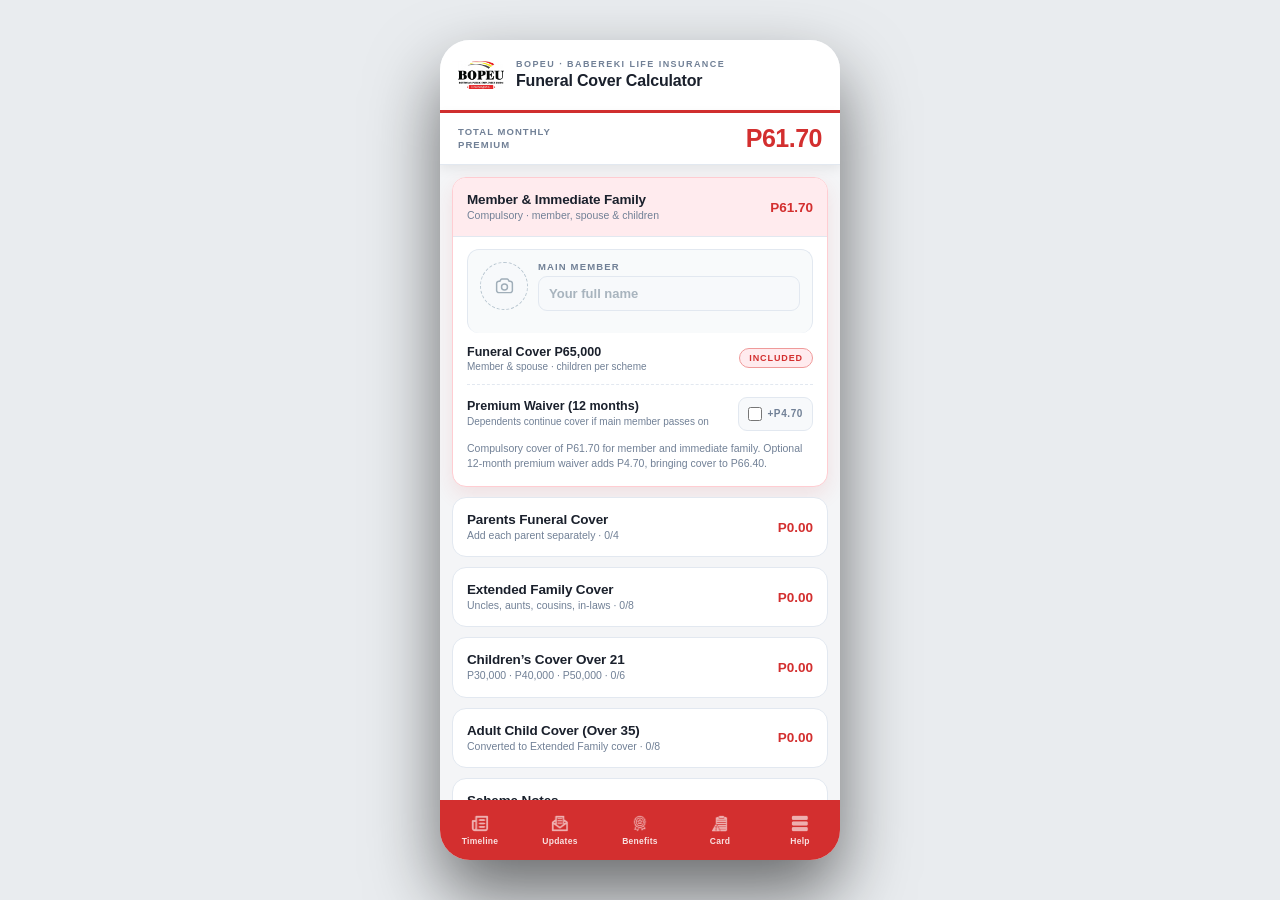
<file: calculators/BOPEU_FAMILY - EXTENDED FAMILY.html>
<!DOCTYPE html>
<html lang="en">
<head>
<meta charset="utf-8">
<meta name="viewport" content="width=device-width,initial-scale=1,viewport-fit=cover">
<title>BOPEU Funeral Cover Calculator</title>
<style>
  :root{
    --ink:#1A202C;
    --muted:#718096;
    --line:#E2E8F0;
    --brand:#D32F2F;
    --brand2:#B71C1C;
    --danger:#B71C1C;
    --soft:#F4F5F7;
  }
  *{box-sizing:border-box;-webkit-tap-highlight-color:transparent}
  html{height:100%}
  body{
    margin:0;
    height:100dvh;
    font-family:-apple-system,BlinkMacSystemFont,"Segoe UI",Roboto,"Helvetica Neue",Arial,sans-serif;
    background:#E9ECEF;
    display:flex;
    align-items:center;
    justify-content:center;
    color:var(--ink);
  }
  .phone{
    width:100%;
    max-width:400px;
    height:100dvh;
    max-height:860px;
    background:#F4F5F7;
    display:flex;
    flex-direction:column;
    overflow:hidden;
    position:relative;
  }
  @media (min-width:430px){
    .phone{border-radius:30px;box-shadow:0 34px 70px rgba(0,0,0,.55);height:820px}
  }

  /* ---------- header ---------- */
  .topbar{
    flex:0 0 auto;
    background:linear-gradient(135deg,#D32F2F 0%,#B71C1C 100%);
    color:#fff;
    padding:16px 18px 14px;
  }
  .brand{
    font-size:9.5px;
    letter-spacing:.18em;
    text-transform:uppercase;
    opacity:.78;
    font-weight:700;
  }
  .topbar h1{
    margin:3px 0 0;
    font-size:17px;
    font-weight:800;
    letter-spacing:-.01em;
  }

  /* ---------- sticky total ---------- */
  .totalbar{
    flex:0 0 auto;
    background:#fff;
    border-bottom:1px solid var(--line);
    padding:11px 18px;
    display:flex;
    align-items:center;
    justify-content:space-between;
    gap:10px;
    box-shadow:0 3px 12px rgba(0,0,0,.08);
    position:relative;
    z-index:6;
  }
  .totalbar .lbl{
    font-size:9.5px;
    font-weight:800;
    letter-spacing:.11em;
    text-transform:uppercase;
    color:var(--muted);
    line-height:1.3;
  }
  .totalbar .amt{
    font-size:25px;
    font-weight:800;
    color:var(--brand);
    font-variant-numeric:tabular-nums;
    letter-spacing:-.02em;
    transition:transform .16s ease;
    transform-origin:right center;
  }
  .totalbar .amt.pop{transform:scale(1.07)}

  /* ---------- scroll area ---------- */
  .scroll{
    flex:1 1 auto;
    overflow-y:auto;
    overscroll-behavior:contain;
    -webkit-overflow-scrolling:touch;
    padding:12px 12px 26px;
  }

  /* ---------- accordion ---------- */
  .acc{
    background:#fff;
    border:1px solid var(--line);
    border-radius:14px;
    margin-bottom:10px;
    overflow:hidden;
    transition:box-shadow .2s ease,border-color .2s ease;
  }
  .acc.open{
    border-color:#FFCDD2;
    box-shadow:0 8px 20px rgba(211,47,47,.10);
  }
  .acc-head{
    width:100%;
    border:0;
    background:transparent;
    font:inherit;
    text-align:left;
    cursor:pointer;
    padding:14px;
    display:flex;
    align-items:center;
    justify-content:space-between;
    gap:12px;
    transition:background .18s ease;
  }
  .acc.open .acc-head{background:#FFEBEE}
  .acc-left{display:flex;flex-direction:column;gap:2px;min-width:0}
  .acc-title{
    font-size:13.5px;
    font-weight:800;
    color:var(--ink);
    letter-spacing:-.01em;
  }
  .acc-sub{
    font-size:10.5px;
    font-weight:500;
    color:var(--muted);
    line-height:1.25;
  }
  .acc-total{
    font-size:13.5px;
    font-weight:800;
    color:var(--brand);
    font-variant-numeric:tabular-nums;
    white-space:nowrap;
  }
  .acc-body{
    display:none;
    padding:4px 14px 14px;
    border-top:1px solid var(--line);
  }
  .acc.open .acc-body{display:block}

  /* ---------- member fixed cover ---------- */
  .fixed-cover{
    display:flex;
    align-items:center;
    justify-content:space-between;
    gap:10px;
    padding:12px 0;
    border-bottom:1px dashed var(--line);
  }
  .fc-left{display:flex;flex-direction:column;gap:2px;min-width:0}
  .fc-left strong{font-size:12.5px;font-weight:800;color:var(--ink)}
  .fc-left span{font-size:10px;color:var(--muted)}
  .fc-badge{
    font-size:9px;font-weight:800;letter-spacing:.1em;
    text-transform:uppercase;
    color:var(--brand);
    background:#FFEBEE;
    border:1px solid #EF9A9A;
    border-radius:20px;
    padding:4px 9px;
    white-space:nowrap;
    flex:0 0 auto;
  }

  /* ---------- compulsory PW toggle ---------- */
  .pw-toggle{
    display:flex;
    align-items:center;
    justify-content:space-between;
    gap:10px;
    padding:12px 0 4px;
    cursor:pointer;
    user-select:none;
  }
  .pwt-text{display:flex;flex-direction:column;gap:2px;min-width:0}
  .pwt-text strong{font-size:12.5px;font-weight:800;color:var(--ink)}
  .pwt-text span{font-size:10px;color:var(--muted);line-height:1.3}

  .hint{
    margin:6px 0 0;
    font-size:10.5px;
    line-height:1.5;
    color:var(--muted);
  }

  /* ---------- person rows ---------- */
  .person{
    padding:12px 0;
    border-bottom:1px dashed var(--line);
  }
  .person:last-child{border-bottom:0}

  .member-card{
    margin:8px 0 0;
    padding:12px;
    background:#F8FAFB;
    border:1px solid var(--line);
    border-radius:12px;
    border-bottom:1px solid var(--line);
  }

  .p-top{
    display:flex;
    align-items:center;
    gap:10px;
    margin-bottom:10px;
  }

  .avatar{
    position:relative;
    flex:0 0 auto;
    width:48px;
    height:48px;
    border-radius:50%;
    border:1.5px dashed #b9c7d1;
    background:#F7F9FB center/cover no-repeat;
    display:flex;
    align-items:center;
    justify-content:center;
    cursor:pointer;
    overflow:hidden;
    transition:border-color .15s ease,background-color .15s ease;
  }
  .avatar:active{border-color:var(--brand);background-color:#FFEBEE}
  .avatar.has-photo{border-style:solid;border-color:#EF9A9A}
  .avatar svg{
    width:21px;height:21px;
    fill:none;stroke:#A0AEB9;stroke-width:1.7;
    stroke-linecap:round;stroke-linejoin:round;
    pointer-events:none;
  }
  .avatar input[type=file]{
    position:absolute;inset:0;
    width:100%;height:100%;
    opacity:0;cursor:pointer;
  }

  .p-id{
    flex:1 1 auto;
    min-width:0;
    display:flex;
    flex-direction:column;
    gap:4px;
  }
  .p-tag{
    font-size:9.5px;
    font-weight:800;
    letter-spacing:.12em;
    text-transform:uppercase;
    color:var(--muted);
    line-height:1;
  }
  .nameinput{
    width:100%;
    font-family:inherit;
    font-size:13px;
    font-weight:700;
    color:var(--ink);
    background:#F7F9FB;
    border:1px solid var(--line);
    border-radius:9px;
    padding:9px 10px;
  }
  .nameinput::placeholder{font-weight:600;color:#a8b4be}
  .nameinput:focus{outline:2px solid #EF9A9A;outline-offset:-1px;background:#fff}

  .x{
    flex:0 0 auto;
    width:26px;height:26px;
    border-radius:50%;
    border:1px solid #f2d6ce;
    background:#fff5f1;
    color:var(--danger);
    font-size:15px;
    line-height:1;
    font-weight:700;
    display:flex;align-items:center;justify-content:center;
    cursor:pointer;
    padding:0;
    transition:background .15s ease,transform .1s ease;
  }
  .x:active{background:#ffe4da;transform:scale(.92)}

  .p-row{display:flex;align-items:center;gap:8px}

  select{
    flex:1 1 auto;
    min-width:0;
    font-family:inherit;
    font-size:12.5px;
    font-weight:700;
    color:var(--ink);
    background:#F7F9FB;
    border:1px solid var(--line);
    border-radius:9px;
    padding:9px 8px;
    cursor:pointer;
  }
  select:focus{outline:2px solid #EF9A9A;outline-offset:-1px}

  .pw{
    display:flex;
    align-items:center;
    gap:5px;
    font-size:10px;
    font-weight:800;
    letter-spacing:.06em;
    color:var(--muted);
    background:#F7F9FB;
    border:1px solid var(--line);
    border-radius:9px;
    padding:9px 9px;
    white-space:nowrap;
    cursor:pointer;
    user-select:none;
    flex:0 0 auto;
  }
  .pw input{
    width:14px;height:14px;margin:0;
    accent-color:var(--brand);
    cursor:pointer;
  }
  .pw:has(input:checked){
    background:#FFEBEE;
    border-color:#EF9A9A;
    color:var(--brand);
  }

  .p-cost{
    display:flex;
    flex-direction:column;
    align-items:flex-end;
    line-height:1.15;
    min-width:64px;
    flex:0 0 auto;
  }
  .p-cost i{
    font-style:normal;
    font-size:8px;
    font-weight:800;
    letter-spacing:.12em;
    text-transform:uppercase;
    color:var(--muted);
  }
  .p-cost b{
    font-size:13px;
    font-weight:800;
    color:var(--brand);
    font-variant-numeric:tabular-nums;
  }

  /* ---------- add button ---------- */
  .addbtn{
    width:100%;
    margin-top:12px;
    padding:12px;
    border-radius:11px;
    border:1px dashed #EF9A9A;
    background:#FFEBEE;
    color:var(--brand);
    font-family:inherit;
    font-size:12px;
    font-weight:800;
    letter-spacing:.03em;
    cursor:pointer;
    transition:background .15s ease,transform .1s ease,opacity .15s ease;
  }
  .addbtn:active{background:#FFCDD2;transform:scale(.985)}
  .addbtn:disabled{
    opacity:.5;
    cursor:not-allowed;
    background:#F4F5F7;
    border-color:#D9E1E8;
    color:#A0AEB9;
  }
  .addbtn:disabled:active{transform:none;background:#F4F5F7}

  .empty{
    margin:14px 0 2px;
    text-align:center;
    font-size:11.5px;
    color:#A0AEB9;
    font-weight:600;
  }

  /* ---------- notes ---------- */
  .notes{
    margin:10px 0 0;
    padding-left:16px;
    font-size:11px;
    line-height:1.65;
    color:var(--muted);
  }
  .notes li{margin-bottom:6px}
  .notes li::marker{color:#EF9A9A}
  .notes strong{color:var(--ink);font-weight:800}

  .disclaimer{
    margin:16px 4px 0;
    font-size:9.5px;
    line-height:1.5;
    text-align:center;
    color:#A0AEB9;
  }
  /* ===== BOPEU app styling bridge ===== */
  .topbar{
    flex:0 0 auto;
    background:#fff;
    border-bottom:3px solid var(--brand);
    color:var(--ink);
    padding:12px 18px;
    display:flex;
    align-items:center;
    gap:12px;
  }
  .tb-home{display:flex;align-items:center}
  .tb-logo{width:46px;height:46px;object-fit:contain}
  .tb-text{flex:1 1 auto;min-width:0;display:flex;flex-direction:column;align-items:flex-start;gap:2px}
  .tb-text .brand{margin:0;font-size:9px;letter-spacing:.16em;text-transform:uppercase;color:var(--muted);font-weight:800;opacity:1;line-height:1.2}
  .tb-text h1{margin:0;font-size:16px;font-weight:800;color:var(--ink);letter-spacing:-.01em;line-height:1.25}

  .b-nav{flex:0 0 auto;display:flex;align-items:stretch;background:var(--brand);height:60px;z-index:20}
  .b-nav a{flex:1;display:flex;flex-direction:column;align-items:center;justify-content:center;gap:3px;text-decoration:none;color:#fff;font-size:8.5px;font-weight:700;letter-spacing:.03em}
  .b-nav a img{width:19px;height:19px;object-fit:contain;opacity:.62;filter:brightness(0) invert(1)}
  .b-nav a span{opacity:.85}

  .form-logos{margin:18px 6px 2px;padding-top:14px;border-top:1px solid var(--line);display:flex;align-items:center;justify-content:center;gap:18px;flex-wrap:wrap}
  .form-logos img{height:44px;width:auto;object-fit:contain;max-width:46%}

</style>
</head>
<body>

<div class="phone">

  <div class="topbar">
    <a class="tb-home" href="../index.html?tab=2" title="Back to BOPEU app"><img class="tb-logo" src="../Assets/logo/bopeu_logo.webp" alt="BOPEU"></a>
    <span class="tb-text">
      <span class="brand">BOPEU &middot; Babereki Life Insurance</span>
      <h1>Funeral Cover Calculator</h1>
    </span>
  </div>

  <div class="totalbar">
    <span class="lbl">Total Monthly<br>Premium</span>
    <span class="amt" id="grandTotal">P61.70</span>
  </div>

  <div class="scroll" id="scroll">

    <!-- MEMBER & IMMEDIATE FAMILY -->
    <section class="acc open">
      <button class="acc-head" type="button">
        <span class="acc-left">
          <span class="acc-title">Member &amp; Immediate Family</span>
          <span class="acc-sub">Compulsory &middot; member, spouse &amp; children</span>
        </span>
        <span class="acc-total" id="sub-member">P61.70</span>
      </button>
      <div class="acc-body">
        <div id="member-card"></div>
        <div class="fixed-cover">
          <div class="fc-left">
            <strong>Funeral Cover P65,000</strong>
            <span>Member &amp; spouse &middot; children per scheme</span>
          </div>
          <span class="fc-badge">Included</span>
        </div>
        <label class="pw-toggle">
          <span class="pwt-text">
            <strong>Premium Waiver (12 months)</strong>
            <span>Dependents continue cover if main member passes on</span>
          </span>
          <span class="pw"><input type="checkbox" id="compulsoryPW"><span>+P4.70</span></span>
        </label>
        <p class="hint">Compulsory cover of P61.70 for member and immediate family. Optional 12-month premium waiver adds P4.70, bringing cover to P66.40.</p>
      </div>
    </section>

    <!-- PARENTS -->
    <section class="acc">
      <button class="acc-head" type="button">
        <span class="acc-left">
          <span class="acc-title">Parents Funeral Cover</span>
          <span class="acc-sub" id="subtext-parents">Add each parent separately &middot; 0/4</span>
        </span>
        <span class="acc-total" id="sub-parents">P0.00</span>
      </button>
      <div class="acc-body">
        <div id="list-parents"></div>
        <p class="empty" id="empty-parents">Nothing added yet</p>
        <button class="addbtn" type="button" data-add="parents">+ Add Parent</button>
      </div>
    </section>

    <!-- EXTENDED FAMILY -->
    <section class="acc">
      <button class="acc-head" type="button">
        <span class="acc-left">
          <span class="acc-title">Extended Family Cover</span>
          <span class="acc-sub" id="subtext-extended">Uncles, aunts, cousins, in-laws &middot; 0/8</span>
        </span>
        <span class="acc-total" id="sub-extended">P0.00</span>
      </button>
      <div class="acc-body">
        <div id="list-extended"></div>
        <p class="empty" id="empty-extended">Nothing added yet</p>
        <button class="addbtn" type="button" data-add="extended">+ Add Extended Family Member</button>
      </div>
    </section>

    <!-- CHILDREN OVER 21 -->
    <section class="acc">
      <button class="acc-head" type="button">
        <span class="acc-left">
          <span class="acc-title">Children&rsquo;s Cover Over 21</span>
          <span class="acc-sub" id="subtext-children">P30,000 &middot; P40,000 &middot; P50,000 &middot; 0/6</span>
        </span>
        <span class="acc-total" id="sub-children">P0.00</span>
      </button>
      <div class="acc-body">
        <div id="list-children"></div>
        <p class="empty" id="empty-children">Nothing added yet</p>
        <button class="addbtn" type="button" data-add="children">+ Add Child Over 21</button>
      </div>
    </section>

    <!-- ADULT CHILD -->
    <section class="acc">
      <button class="acc-head" type="button">
        <span class="acc-left">
          <span class="acc-title">Adult Child Cover (Over 35)</span>
          <span class="acc-sub" id="subtext-adult">Converted to Extended Family cover &middot; 0/8</span>
        </span>
        <span class="acc-total" id="sub-adult">P0.00</span>
      </button>
      <div class="acc-body">
        <div id="list-adult"></div>
        <p class="empty" id="empty-adult">Nothing added yet</p>
        <button class="addbtn" type="button" data-add="adult">+ Add Adult Child</button>
      </div>
    </section>

    <!-- NOTES -->
    <section class="acc">
      <button class="acc-head" type="button">
        <span class="acc-left">
          <span class="acc-title">Scheme Notes</span>
          <span class="acc-sub">Waiting periods, limits &amp; claims</span>
        </span>
        <span class="acc-total">&nbsp;</span>
      </button>
      <div class="acc-body">
        <ul class="notes">
          <li><strong>Subscription fee</strong> is 1% of basic salary (capped P50.00 &ndash; P120.00).</li>
          <li><strong>Compulsory funeral cover</strong> of P61.70 for member and immediate family, with optional 12-month premium waiver at P66.40.</li>
          <li><strong>Benefit</strong> for member and spouse is P65,000.00. Children&rsquo;s benefits illustrated in the scheme.</li>
          <li><strong>Limits:</strong> maximum of 6 children and 8 extended family members per policy.</li>
          <li><strong>Extended family</strong> must be under age 75 and can include dependents, brothers, sisters, uncles, nephews, nieces, grandparents, grandchildren, second spouse, daughters-in-law, brothers-in-law, sisters-in-law, cousins and aunts. In-laws only if legally married.</li>
          <li><strong>Adult child cover</strong> ceases at 35 years &mdash; the onus is on the parent to change cover to extended family cover.</li>
          <li><strong>Waiting periods:</strong> 3 months for main member and family; 6 months for parents (natural deaths); 12 months for extended family (natural deaths); 24 months for suicide. Immediate cover for accidental death once one month&rsquo;s premium is paid.</li>
          <li><strong>Amendment waiting period:</strong> 12 months for any new benefit added.</li>
          <li><strong>Membership ceases</strong> if subscriptions are unpaid for 3 consecutive months. Reinstatement attracts waiting periods.</li>
          <li><strong>Cancellation</strong> requires 3 months&rsquo; written notice. No claims or refunds after cancellation.</li>
          <li><strong>Claims</strong> paid within 48 hours of receiving all requested documents. Notification within 6 months of death; all documents within 12 months.</li>
          <li><strong>Data protection:</strong> personal data processed under the Botswana Data Protection Act, 2018 (as amended 2024). KYC and transaction records retained for 20 years per the Financial Intelligence Act.</li>
        </ul>
      </div>
    </section>

    <p class="disclaimer">
      Rates as per the BOPEU Group Funeral Scheme &amp; Extended Family Application Form.<br>
      Premiums in Botswana Pula (BWP). Underwritten by Babereki Life Insurance Company (BLIC).
    </p>

    <div class="form-logos">
      <img src="../Assets/logo/forms/Babereki_Insurance_Brokers_Logo.webp" alt="Babereki Insurance Brokers">
      <img src="../Assets/logo/forms/Bona_Life_Logo.webp" alt="Bona Life">
    </div>

  </div>

  <div class="b-nav">
    <a href="../index.html?tab=0"><img src="../Assets/icons/timeline_icon.webp" alt="Timeline"><span>Timeline</span></a>
    <a href="../index.html?tab=1"><img src="../Assets/icons/notices_icon.webp" alt="Updates"><span>Updates</span></a>
    <a href="../index.html?tab=2"><img src="../Assets/icons/benefits_icon.webp" alt="Benefits"><span>Benefits</span></a>
    <a href="../index.html?tab=3"><img src="../Assets/icons/claims_icon.webp" alt="Card"><span>Card</span></a>
    <a href="../index.html?tab=4"><img src="../Assets/icons/menu_icon.webp" alt="Help"><span>Help</span></a>
  </div>

  </div>

<script>
(function () {
  "use strict";

  /* ---------- rates ---------- */
  var COMPULSORY_BASE = 61.70;
  var COMPULSORY_PW   = 66.40;

  var EXT = [
    { a: 5000,  p: 17.10,  w: 18.40  },
    { a: 7500,  p: 25.60,  w: 27.50  },
    { a: 10000, p: 34.10,  w: 36.70  },
    { a: 15000, p: 51.10,  w: 54.90  },
    { a: 20000, p: 68.10,  w: 73.20  },
    { a: 25000, p: 85.20,  w: 91.50  },
    { a: 30000, p: 102.10, w: 109.70 },
    { a: 40000, p: 136.30, w: 146.30 },
    { a: 50000, p: 170.20, w: 183.00 }
  ];

  var SECTIONS = {
    parents: {
      tag: "Parent",
      hasPW: true,
      covers: [
        { a: 10000, p: 24.70,  w: 26.50  },
        { a: 15000, p: 37.00,  w: 39.70  },
        { a: 20000, p: 49.30,  w: 53.10  },
        { a: 25000, p: 61.70,  w: 66.30  },
        { a: 40000, p: 98.60,  w: 106.00 },
        { a: 50000, p: 123.30, w: 132.50 }
      ]
    },
    extended: { tag: "Extended family", hasPW: true, covers: EXT },
    children: {
      tag: "Child 21+",
      hasPW: false,
      covers: [
        { a: 30000, p: 8.50  },
        { a: 40000, p: 11.30 },
        { a: 50000, p: 14.10 }
      ]
    },
    adult: { tag: "Adult child", hasPW: true, covers: EXT }
  };

  var LIMITS = {
    parents: 4,
    extended: 8,
    children: 6,
    adult: 8
  };

  var ADD_LABELS = {
    parents: "+ Add Parent",
    extended: "+ Add Extended Family Member",
    children: "+ Add Child Over 21",
    adult: "+ Add Adult Child"
  };

  var SUB_BASE = {
    parents: "Add each parent separately",
    extended: "Uncles, aunts, cousins, in-laws",
    children: "P30,000 \u00b7 P40,000 \u00b7 P50,000",
    adult: "Converted to Extended Family cover"
  };

  /* ---------- state ---------- */
  var member = { name: "", photo: "" };
  var compulsoryPW = false;
  var state = { parents: [], extended: [], children: [], adult: [] };
  var uid = 0;
  var lastTotal = COMPULSORY_BASE;

  var CAMERA_SVG =
    '<svg viewBox="0 0 24 24" aria-hidden="true">' +
      '<path d="M3 8.5A2.5 2.5 0 0 1 5.5 6h1.2l1.1-1.8A1.5 1.5 0 0 1 9.1 3.5h5.8a1.5 1.5 0 0 1 1.3.7L17.3 6h1.2A2.5 2.5 0 0 1 21 8.5v8A2.5 2.5 0 0 1 18.5 19h-13A2.5 2.5 0 0 1 3 16.5z"/>' +
      '<circle cx="12" cy="12.5" r="3.4"/>' +
    '</svg>';

  /* ---------- helpers ---------- */
  function money(n) {
    return "P" + n.toFixed(2).replace(/\B(?=(\d{3})+(?!\d))/g, ",");
  }
  function amt(n) {
    return "P" + n.toString().replace(/\B(?=(\d{3})+(?!\d))/g, ",");
  }
  function esc(s) {
    return String(s == null ? "" : s)
      .replace(/&/g, "&amp;")
      .replace(/"/g, "&quot;")
      .replace(/</g, "&lt;")
      .replace(/>/g, "&gt;");
  }
  function costOf(key, item) {
    var sec = SECTIONS[key];
    var c = sec.covers[item.cover] || sec.covers[0];
    return (sec.hasPW && item.pw) ? c.w : c.p;
  }
  function findItem(row) {
    var key = row.getAttribute("data-key");
    var id = Number(row.getAttribute("data-id"));
    var arr = state[key] || [];
    for (var i = 0; i < arr.length; i++) {
      if (arr[i].id === id) return arr[i];
    }
    return null;
  }

  /* ---------- member card ---------- */
  function buildMemberCard() {
    var el = document.createElement("div");
    el.className = "person member-card";
    el.innerHTML =
      '<div class="p-top">' +
        '<label class="avatar' + (member.photo ? " has-photo" : "") + '" title="Add profile photo">' +
          '<input type="file" accept="image/*" aria-label="Add your profile photo">' +
          CAMERA_SVG +
        '</label>' +
        '<div class="p-id">' +
          '<span class="p-tag">Main Member</span>' +
          '<input class="nameinput" type="text" placeholder="Your full name" ' +
                 'autocomplete="off" value="' + esc(member.name) + '">' +
        '</div>' +
      '</div>';
    if (member.photo) applyPhoto(el, member.photo);
    return el;
  }

  /* ---------- person card ---------- */
  function buildPersonEl(key, item, index) {
    var sec = SECTIONS[key];
    var el = document.createElement("div");
    el.className = "person";
    el.setAttribute("data-key", key);
    el.setAttribute("data-id", item.id);

    var opts = sec.covers.map(function (cv, ci) {
      return '<option value="' + ci + '"' + (ci === item.cover ? " selected" : "") + ">" +
             amt(cv.a) + "</option>";
    }).join("");

    var pw = sec.hasPW
      ? '<label class="pw"><input type="checkbox" data-pw' + (item.pw ? " checked" : "") +
        '><span>PW</span></label>'
      : "";

    el.innerHTML =
      '<div class="p-top">' +
        '<label class="avatar' + (item.photo ? " has-photo" : "") + '" title="Add profile photo">' +
          '<input type="file" accept="image/*" aria-label="Add profile photo">' +
          CAMERA_SVG +
        '</label>' +
        '<div class="p-id">' +
          '<span class="p-tag">' + sec.tag + " " + index + '</span>' +
          '<input class="nameinput" type="text" placeholder="Full name" ' +
                 'autocomplete="off" value="' + esc(item.name) + '">' +
        '</div>' +
        '<button class="x" type="button" aria-label="Remove">&times;</button>' +
      '</div>' +
      '<div class="p-row">' +
        '<select data-cover aria-label="Cover amount">' + opts + '</select>' +
        pw +
        '<span class="p-cost"><i>adds</i><b>' + money(costOf(key, item)) + '</b></span>' +
      '</div>';

    if (item.photo) applyPhoto(el, item.photo);
    return el;
  }

  function applyPhoto(rowEl, dataUrl) {
    var av = rowEl.querySelector(".avatar");
    if (!av) return;
    av.style.backgroundImage = "url(" + dataUrl + ")";
    av.classList.add("has-photo");
    var svg = av.querySelector("svg");
    if (svg) svg.style.display = "none";
  }

  /* ---------- renumber labels ---------- */
  function renumber(key) {
    var list = document.getElementById("list-" + key);
    var sec = SECTIONS[key];
    var rows = list.querySelectorAll(".person");
    Array.prototype.forEach.call(rows, function (r, i) {
      var t = r.querySelector(".p-tag");
      if (t) t.textContent = sec.tag + " " + (i + 1);
    });
  }

  /* ---------- totals ---------- */
  function updateTotals() {
    var compulsory = compulsoryPW ? COMPULSORY_PW : COMPULSORY_BASE;
    document.getElementById("sub-member").textContent = money(compulsory);

    var total = compulsory;

    Object.keys(SECTIONS).forEach(function (key) {
      var sub = 0;

      state[key].forEach(function (it) {
        var c = costOf(key, it);
        sub += c;
        var row = document.querySelector('.person[data-id="' + it.id + '"]');
        if (row) {
          var b = row.querySelector(".p-cost b");
          if (b) b.textContent = money(c);
        }
      });

      document.getElementById("sub-" + key).textContent = money(sub);

      var st = document.getElementById("subtext-" + key);
      if (st) {
        st.textContent = SUB_BASE[key] + " \u00b7 " + state[key].length + "/" + LIMITS[key];
      }

      var emptyEl = document.getElementById("empty-" + key);
      if (emptyEl) emptyEl.style.display = state[key].length ? "none" : "block";

      var addBtn = document.querySelector('[data-add="' + key + '"]');
      if (addBtn) {
        var full = state[key].length >= LIMITS[key];
        addBtn.disabled = full;
        addBtn.textContent = full
          ? "Limit reached (" + LIMITS[key] + "/" + LIMITS[key] + ")"
          : ADD_LABELS[key];
      }

      total += sub;
    });

    var el = document.getElementById("grandTotal");
    el.textContent = money(total);

    if (Math.abs(total - lastTotal) > 0.001) {
      el.classList.add("pop");
      setTimeout(function () { el.classList.remove("pop"); }, 160);
      lastTotal = total;
    }
  }

  /* ---------- add / remove ---------- */
  function addPerson(key) {
    if (state[key].length >= LIMITS[key]) return;

    var item = { id: ++uid, name: "", photo: "", cover: 0, pw: false };
    state[key].push(item);

    var list = document.getElementById("list-" + key);
    var el = buildPersonEl(key, item, state[key].length);
    list.appendChild(el);

    updateTotals();

    var ni = el.querySelector(".nameinput");
    if (ni) {
      try { ni.focus({ preventScroll: true }); } catch (err) { ni.focus(); }
    }
  }

  function removePerson(row) {
    var key = row.getAttribute("data-key");
    var id = Number(row.getAttribute("data-id"));
    state[key] = state[key].filter(function (i) { return i.id !== id; });
    row.remove();
    renumber(key);
    updateTotals();
  }

  /* ---------- events ---------- */
  var scroll = document.getElementById("scroll");

  scroll.addEventListener("click", function (e) {
    var head = e.target.closest(".acc-head");
    if (head) {
      head.parentElement.classList.toggle("open");
      return;
    }

    var add = e.target.closest(".addbtn");
    if (add) {
      if (add.disabled) return;
      addPerson(add.getAttribute("data-add"));
      return;
    }

    var x = e.target.closest(".x");
    if (x) {
      var row = x.closest(".person");
      if (row) removePerson(row);
    }
  });

  /* text input — name (no premium impact) */
  scroll.addEventListener("input", function (e) {
    if (!e.target.classList.contains("nameinput")) return;

    var row = e.target.closest(".person");
    if (!row) return;

    if (row.classList.contains("member-card")) {
      member.name = e.target.value;
      return;
    }

    var item = findItem(row);
    if (item) item.name = e.target.value;
  });

  /* selects, checkboxes & photo uploads */
  scroll.addEventListener("change", function (e) {
    var t = e.target;

    /* compulsory PW toggle */
    if (t.id === "compulsoryPW") {
      compulsoryPW = t.checked;
      updateTotals();
      return;
    }

    var row = t.closest(".person");
    if (!row) return;

    /* member photo upload */
    if (row.classList.contains("member-card")) {
      if (t.type === "file") {
        var mf = t.files && t.files[0];
        if (!mf) return;
        var mr = new FileReader();
        mr.onload = function (ev) {
          member.photo = ev.target.result;
          applyPhoto(row, member.photo);
        };
        mr.readAsDataURL(mf);
      }
      return;
    }

    var item = findItem(row);
    if (!item) return;

    if (t.hasAttribute("data-cover")) {
      item.cover = Number(t.value);
      updateTotals();
      return;
    }

    if (t.hasAttribute("data-pw")) {
      item.pw = t.checked;
      updateTotals();
      return;
    }

    if (t.type === "file") {
      var file = t.files && t.files[0];
      if (!file) return;
      var reader = new FileReader();
      reader.onload = function (ev) {
        item.photo = ev.target.result;
        applyPhoto(row, item.photo);
      };
      reader.readAsDataURL(file);
    }
  });

  /* ---------- boot ---------- */
  document.getElementById("member-card").appendChild(buildMemberCard());
  updateTotals();
})();
</script>
</body>
</html>
</file>
<file: css/styles.css>
:root {
    --bg-color: #FFFFFF;
    --muted-grey: #F4F5F7;
    --border-grey: #E2E8F0;
    --text-dark: #1A202C;
    --text-muted: #718096;
    --primary-red: #D32F2F;
    --primary-red-hover: #B71C1C;
    --gold: #C9A227;
    --white: #FFFFFF;
    --whatsapp-green: #25D366;
    --whatsapp-dark: #128C7E;
    --success: #4CAF50;
    --light-red: #FFEBEE;
    --amber: #FFF3E0;
    --blue-bg: #E3F2FD;
    --blue-text: #1565C0;
    --radius: 3px;
}

* {
    box-sizing: border-box;
    margin: 0;
    padding: 0;
    font-family: -apple-system, BlinkMacSystemFont, "Segoe UI", Roboto, sans-serif;
}

body {
    background-color: #E9ECEF;
    display: flex;
    justify-content: center;
    align-items: center;
    min-height: 100vh;
    padding: 10px;
}

.app-container {
    width: 100%;
    max-width: 430px;
    height: 900px;
    max-height: 100vh;
    background-color: var(--bg-color);
    display: flex;
    flex-direction: column;
    position: relative;
    box-shadow: 0 12px 28px rgba(0,0,0,0.15);
    border-radius: var(--radius);
    overflow: hidden;
}

/* Header */
.app-header {
    background-color: var(--white);
    padding: 8px 12px;
    display: flex;
    justify-content: space-between;
    align-items: center;
    z-index: 10;
    min-height: 62px;
    box-shadow: 0 2px 6px rgba(0,0,0,0.08);
    border-bottom: 3px solid var(--primary-red);
}

.header-left {
    display: flex;
    align-items: center;
    gap: 12px;
    flex: 1;
}

.app-logo {
    width: 46px;
    height: 46px;
    object-fit: contain;
    border-radius: var(--radius);
    flex-shrink: 0;
}

.status-badge {
    padding: 4px;
    display: flex;
    align-items: center;
    margin-left: auto;
}

.status-dot {
    width: 8px;
    height: 8px;
    border-radius: 50%;
    background-color: #4CAF50;
    animation: pulse 2s infinite;
}

@keyframes pulse {
    0%, 100% { opacity: 1; }
    50% { opacity: 0.4; }
}

/* Content Area */
.content-area {
    flex: 1;
    overflow-y: auto;
    background-color: var(--muted-grey);
    padding-bottom: 82px;
    -webkit-overflow-scrolling: touch;
}

.tab-page {
    display: none;
    padding: 12px;
    animation: fadeIn 0.3s;
}

.tab-page.active {
    display: block;
}

@keyframes fadeIn {
    from { opacity: 0; }
    to { opacity: 1; }
}

/* Card base - square, 3px radius */
.card,
.feed-card,
.article-view,
.member-card,
.office-card,
.checklist-item,
.policy-card,
.notice-card,
.stat-box,
.onboarding-step {
    background: var(--white);
    border-radius: var(--radius);
    box-shadow: 0 1px 3px rgba(0,0,0,0.08);
}

.card {
    padding: 12px;
    margin-bottom: 12px;
}

.card-header {
    font-size: 14px;
    font-weight: 600;
    color: var(--text-dark);
    margin-bottom: 8px;
}

.card-sub {
    font-size: 11px;
    color: var(--text-muted);
    margin-bottom: 10px;
    line-height: 1.4;
}

/* Member / profile cards: square image left, 2-3 line text right */
.member-card {
    display: flex;
    align-items: center;
    gap: 12px;
    padding: 10px 12px;
    margin-bottom: 10px;
    position: relative;
}

.member-card.dismissable {
    padding-right: 34px;
}

/* Dismiss 'x' in the top-right corner of member cards */
.card-x {
    position: absolute;
    top: 6px;
    right: 6px;
    width: 24px;
    height: 24px;
    display: flex;
    align-items: center;
    justify-content: center;
    background: var(--muted-grey);
    border: 1px solid var(--border-grey);
    border-radius: var(--radius);
    color: var(--text-muted);
    font-size: 14px;
    line-height: 1;
    cursor: pointer;
    padding: 0;
    transition: all 0.2s;
}

.card-x:active {
    background: var(--primary-red);
    color: var(--white);
    border-color: var(--primary-red);
}

.member-card.clickable {
    cursor: pointer;
    transition: transform 0.15s, box-shadow 0.15s;
}

.member-card.clickable:active {
    transform: scale(0.98);
}

.member-avatar {
    width: 56px;
    height: 56px;
    border-radius: var(--radius);
    background: linear-gradient(135deg, #D32F2F, #B71C1C);
    color: var(--white);
    display: flex;
    align-items: center;
    justify-content: center;
    font-weight: 700;
    font-size: 18px;
    flex-shrink: 0;
    overflow: hidden;
}

.member-avatar img,
.member-avatar svg {
    width: 100%;
    height: 100%;
    object-fit: cover;
}

.member-info {
    flex: 1;
    min-width: 0;
}

.member-name {
    font-size: 13px;
    font-weight: 600;
    color: var(--text-dark);
    margin-bottom: 2px;
}

.member-details {
    font-size: 11px;
    color: var(--text-muted);
    line-height: 1.45;
    display: -webkit-box;
    -webkit-line-clamp: 2;
    -webkit-box-orient: vertical;
    overflow: hidden;
    word-break: break-word;
}

.member-tags {
    margin-top: 4px;
    display: flex;
    gap: 6px;
    flex-wrap: wrap;
}

.tag {
    display: inline-block;
    font-size: 9px;
    font-weight: 600;
    padding: 2px 6px;
    border-radius: var(--radius);
    background: var(--light-red);
    color: var(--primary-red);
}

.tag.green {
    background: #E8F5E9;
    color: #2E7D32;
}

.tag.amber {
    background: var(--amber);
    color: #E65100;
}

.tag.blue {
    background: var(--blue-bg);
    color: var(--blue-text);
}

/* Feed cards */
.feed-card {
    overflow: hidden;
    margin-bottom: 12px;
}

.feed-image {
    width: 100%;
    height: 170px;
    object-fit: cover;
    display: block;
    border-radius: var(--radius) var(--radius) 0 0;
}

.feed-content {
    padding: 12px;
}

.feed-title {
    font-size: 13px;
    font-weight: 600;
    color: var(--text-dark);
    margin-bottom: 4px;
}

.feed-description {
    font-size: 12px;
    color: var(--text-muted);
    margin-bottom: 8px;
    line-height: 1.45;
}

.feed-actions {
    display: flex;
    gap: 8px;
    align-items: center;
}

/* WhatsApp action: icon only (no wrapper button / text) */
.feed-whatsapp {
    width: 36px;
    height: 36px;
    flex-shrink: 0;
    object-fit: contain;
    cursor: pointer;
    transition: transform 0.15s;
}

.feed-whatsapp:active {
    transform: scale(0.92);
}

.action-btn {
    flex: 1;
    padding: 8px 8px;
    border: 1px solid var(--border-grey);
    background: var(--muted-grey);
    border-radius: var(--radius);
    cursor: pointer;
    font-size: 11px;
    font-weight: 600;
    text-align: center;
    transition: all 0.2s;
    display: flex;
    align-items: center;
    justify-content: center;
    gap: 6px;
}

.action-btn:hover {
    background: var(--primary-red);
    color: var(--white);
    border-color: var(--primary-red);
}

/* Articles */
.article-view {
    padding: 12px;
    margin-bottom: 10px;
    cursor: pointer;
    transition: all 0.2s;
}

.article-view:active {
    transform: scale(0.98);
}

.article-title {
    font-size: 13px;
    font-weight: 600;
    color: var(--text-dark);
    margin-bottom: 4px;
}

.article-preview {
    font-size: 12px;
    color: var(--text-muted);
    line-height: 1.4;
}

/* Notice cards */
.notice-card {
    padding: 12px;
    margin-bottom: 10px;
    border-left: 3px solid var(--primary-red);
}

.notice-card-title {
    font-size: 12px;
    font-weight: 600;
    color: var(--text-dark);
    margin-bottom: 3px;
}

.notice-card-body {
    font-size: 11px;
    color: var(--text-muted);
    line-height: 1.45;
    margin-bottom: 4px;
}

.notice-card-date {
    font-size: 10px;
    color: var(--primary-red);
    font-weight: 600;
}

/* Modal */
.modal {
    display: none;
    position: fixed;
    top: 0;
    left: 0;
    width: 100%;
    height: 100%;
    background: rgba(0,0,0,0.55);
    z-index: 100;
    align-items: center;
    justify-content: center;
    padding: 12px;
}

.modal.active {
    display: flex;
}

.modal-content {
    background: var(--white);
    border-radius: var(--radius);
    width: 100%;
    max-width: 400px;
    max-height: 86%;
    overflow-y: auto;
    padding: 16px;
    position: relative;
}

.modal-content h2 {
    font-size: 16px;
    color: var(--primary-red);
    margin-bottom: 10px;
    padding-right: 32px;
}

.modal-close {
    position: sticky;
    float: right;
    top: 0;
    background: var(--muted-grey);
    border: 1px solid var(--border-grey);
    width: 30px;
    height: 30px;
    border-radius: var(--radius);
    cursor: pointer;
    font-size: 15px;
    line-height: 1;
    color: var(--text-dark);
    z-index: 5;
}

/* Forms */
.form-group {
    margin-bottom: 12px;
}

.form-label {
    font-size: 12px;
    font-weight: 600;
    color: var(--text-dark);
    display: block;
    margin-bottom: 4px;
}

input, select, textarea {
    width: 100%;
    padding: 9px;
    border: 1px solid var(--border-grey);
    border-radius: var(--radius);
    font-size: 12px;
    font-family: inherit;
    background: var(--white);
    color: var(--text-dark);
}

textarea {
    resize: vertical;
    min-height: 80px;
}

input:focus, select:focus, textarea:focus {
    outline: none;
    border-color: var(--primary-red);
    box-shadow: 0 0 0 3px rgba(211, 47, 47, 0.1);
}

/* Buttons */
.btn {
    padding: 10px 16px;
    border: none;
    border-radius: var(--radius);
    font-size: 12px;
    font-weight: 600;
    cursor: pointer;
    transition: all 0.2s;
    width: 100%;
    text-decoration: none;
    display: block;
    text-align: center;
}

.btn-primary {
    background: var(--primary-red);
    color: var(--white);
}

.btn-primary:hover {
    background: var(--primary-red-hover);
}

.btn-secondary {
    background: var(--muted-grey);
    color: var(--text-dark);
    border: 1px solid var(--border-grey);
}

.btn-success {
    background: var(--success);
    color: var(--white);
}

.btn-small {
    width: auto;
    padding: 6px 12px;
    font-size: 11px;
}

/* Bottom navigation - red bar with flat white icons, no text */
.bottom-nav {
    position: absolute;
    bottom: 0;
    left: 0;
    right: 0;
    background: var(--primary-red);
    display: flex;
    justify-content: space-around;
    align-items: stretch;
    z-index: 20;
    height: 66px;
    padding: 0 6px;
}

.nav-item {
    flex: 1;
    display: flex;
    flex-direction: column;
    align-items: center;
    justify-content: center;
    cursor: pointer;
    position: relative;
    gap: 0;
    transition: all 0.2s;
}

.nav-item.active::before {
    content: "";
    position: absolute;
    top: 0;
    left: 22%;
    right: 22%;
    height: 3px;
    background: var(--white);
    border-radius: 0 0 var(--radius) var(--radius);
}

/* Icons only: inactive 40% opacity, active 100% */
.nav-item img {
    width: 20px;
    height: 20px;
    object-fit: contain;
    opacity: 0.45;
    filter: brightness(0) invert(1);
    transition: opacity 0.2s;
}

.nav-item.active img {
    opacity: 1;
}

/* Calculator */
.slider-container {
    margin: 12px 0;
}

.slider-label {
    display: flex;
    justify-content: space-between;
    font-size: 12px;
    margin-bottom: 6px;
}

input[type="range"] {
    width: 100%;
    height: 6px;
    border-radius: var(--radius);
    background: var(--border-grey);
    outline: none;
    -webkit-appearance: none;
    padding: 0;
}

input[type="range"]::-webkit-slider-thumb {
    -webkit-appearance: none;
    width: 18px;
    height: 18px;
    border-radius: 50%;
    background: var(--primary-red);
    cursor: pointer;
}

input[type="range"]::-moz-range-thumb {
    width: 18px;
    height: 18px;
    border-radius: 50%;
    background: var(--primary-red);
    cursor: pointer;
    border: none;
}

.checkbox-group {
    display: flex;
    align-items: center;
    gap: 8px;
    margin: 8px 0;
}

input[type="checkbox"] {
    width: 18px;
    height: 18px;
    cursor: pointer;
    flex-shrink: 0;
}

/* Benefit table */
.benefit-table {
    width: 100%;
    border-collapse: collapse;
    font-size: 11px;
    margin: 8px 0;
}

.benefit-table th {
    background: var(--light-red);
    padding: 8px;
    text-align: left;
    font-weight: 600;
    color: var(--text-dark);
    border-bottom: 2px solid var(--primary-red);
}

.benefit-table td {
    padding: 8px;
    border-bottom: 1px solid var(--border-grey);
}

.benefit-table tr:hover {
    background: var(--muted-grey);
}

/* Stats */
.stat-box {
    background: linear-gradient(135deg, #D32F2F, #B71C1C);
    color: var(--white);
    padding: 12px;
    text-align: center;
    margin-bottom: 12px;
}

.stat-value {
    font-size: 22px;
    font-weight: 700;
}

.stat-label {
    font-size: 11px;
    opacity: 0.9;
}

.dashboard-grid {
    display: grid;
    grid-template-columns: 1fr 1fr;
    gap: 8px;
}

.dashboard-card {
    background: var(--white);
    padding: 12px;
    border-radius: var(--radius);
    border: 1px solid var(--border-grey);
    text-align: center;
}

.dashboard-card-value {
    font-size: 17px;
    font-weight: 700;
    color: var(--primary-red);
}

.dashboard-card-label {
    font-size: 10px;
    color: var(--text-muted);
    margin-top: 4px;
}

/* Core values */
.core-values-container {
    display: grid;
    grid-template-columns: 1fr 1fr;
    gap: 8px;
}

.core-value {
    background: var(--white);
    border: 1px solid var(--light-red);
    border-radius: var(--radius);
    padding: 10px;
    text-align: center;
}

.core-value-icon {
    font-size: 20px;
    margin-bottom: 4px;
}

.core-value-title {
    font-size: 11px;
    font-weight: 600;
    color: var(--primary-red);
    margin-bottom: 3px;
}

.core-value-desc {
    font-size: 9px;
    color: var(--text-muted);
    line-height: 1.35;
}

/* Checklist */
.checklist-item {
    display: flex;
    align-items: center;
    gap: 8px;
    padding: 9px 10px;
    margin-bottom: 6px;
    font-size: 12px;
    box-shadow: none;
    border: 1px solid var(--border-grey);
}

.checklist-item.checked {
    background: #E8F5E9;
    border-color: #C8E6C9;
}

/* Alerts */
.alert {
    padding: 10px;
    border-radius: var(--radius);
    font-size: 12px;
    margin-bottom: 12px;
    line-height: 1.4;
}

.alert-info {
    background: var(--blue-bg);
    color: var(--blue-text);
    border-left: 4px solid var(--blue-text);
}

.alert-success {
    background: #E8F5E9;
    color: #2E7D32;
    border-left: 4px solid #2E7D32;
}

.alert-warning {
    background: var(--amber);
    color: #E65100;
    border-left: 4px solid #E65100;
}

/* Search */
.search-box {
    display: flex;
    gap: 8px;
    margin-bottom: 12px;
}

.search-box input {
    flex: 1;
}

/* Office directory */
.office-card {
    padding: 10px 12px;
    margin-bottom: 10px;
    border-left: 3px solid var(--primary-red);
    box-shadow: none;
}

.office-group-title {
    font-size: 11px;
    font-weight: 700;
    letter-spacing: 0.4px;
    text-transform: uppercase;
    color: var(--primary-red);
    padding: 4px 0 2px;
    margin: 8px 0 4px;
}

.faq-group-title {
    font-size: 11px;
    font-weight: 700;
    color: var(--text-dark);
    background: #F7F8FA;
    border-left: 3px solid var(--primary-red);
    padding: 6px 10px;
    margin: 10px 0 6px;
    border-radius: 4px;
}

.office-name {
    font-weight: 600;
    font-size: 12px;
    color: var(--text-dark);
    margin-bottom: 4px;
}

.office-details {
    font-size: 11px;
    color: var(--text-muted);
    line-height: 1.5;
}

.office-phone {
    color: var(--primary-red);
    font-weight: 600;
    margin-top: 4px;
}

/* Policy card */
.policy-card {
    padding: 14px;
    margin-bottom: 12px;
    border: 2px dashed var(--border-grey);
    box-shadow: none;
    position: relative;
}

.policy-card::before {
    content: "";
    position: absolute;
    top: 0;
    left: 0;
    right: 0;
    height: 4px;
    background: var(--primary-red);
    border-radius: var(--radius) var(--radius) 0 0;
}

.policy-row {
    display: flex;
    justify-content: space-between;
    align-items: center;
    padding: 4px 0;
    font-size: 11px;
}

.policy-row + .policy-row {
    border-top: 1px dashed var(--border-grey);
}

.policy-row-label {
    color: var(--text-muted);
}

.policy-row-value {
    font-weight: 600;
    color: var(--text-dark);
}

.policy-row-value.red {
    color: var(--primary-red);
}

/* Wizard */
.wizard-progress {
    margin: 10px 0 14px;
    font-size: 11px;
    color: var(--text-muted);
    text-align: center;
}

.wizard-progress .bar {
    display: block;
    height: 4px;
    border-radius: var(--radius);
    background: var(--border-grey);
    margin-bottom: 6px;
    overflow: hidden;
}

.wizard-progress .bar-fill {
    height: 100%;
    background: var(--primary-red);
    transition: width 0.3s;
}

.wizard-nav {
    display: flex;
    gap: 8px;
    margin-top: 14px;
}

.wizard-nav .btn {
    flex: 1;
}

.onboarding-step h3 {
    font-size: 15px;
    color: var(--text-dark);
    margin-bottom: 4px;
}

.onboarding-step .subtext {
    font-size: 11px;
    color: var(--text-muted);
    margin-bottom: 12px;
    line-height: 1.4;
}

/* Sector cards */
.sector-grid {
    display: grid;
    grid-template-columns: 1fr 1fr;
    gap: 10px;
}

.sector-card {
    background: var(--white);
    border: 2px solid var(--border-grey);
    border-radius: var(--radius);
    padding: 14px;
    text-align: left;
    cursor: pointer;
    transition: transform 0.15s, border 0.15s, background 0.15s;
}

.sector-card:hover {
    transform: translateY(-1px);
}

.sector-card.selected {
    border-color: var(--primary-red);
    background: var(--light-red);
}

.sector-icon {
    font-size: 26px;
    display: block;
    margin-bottom: 8px;
}

.sector-card strong {
    display: block;
    font-size: 13px;
    color: var(--text-dark);
}

.sector-card small {
    display: block;
    margin-top: 3px;
    font-size: 10px;
    color: var(--text-muted);
    line-height: 1.35;
}

/* Quiz */
.quiz-question {
    font-size: 13px;
    font-weight: 600;
    color: var(--text-dark);
    margin-bottom: 10px;
}

.quiz-option {
    display: block;
    width: 100%;
    text-align: left;
    padding: 10px 12px;
    margin-bottom: 8px;
    background: var(--white);
    border: 1px solid var(--border-grey);
    border-radius: var(--radius);
    font-size: 12px;
    cursor: pointer;
    transition: all 0.15s;
}

.quiz-option:hover {
    border-color: var(--primary-red);
    background: var(--light-red);
}

.quiz-option.selected {
    border-color: var(--primary-red);
    background: var(--light-red);
    font-weight: 600;
}

.quiz-option.correct {
    border-color: var(--success);
    background: #E8F5E9;
}

.quiz-option.wrong {
    border-color: var(--primary-red);
    background: var(--light-red);
}

/* Admin */
.filter-row {
    display: flex;
    gap: 8px;
    margin-bottom: 8px;
}

.filter-row select,
.filter-row input {
    flex: 1;
}

.empty-state {
    text-align: center;
    padding: 22px 12px;
    color: var(--text-muted);
    font-size: 12px;
}

/* Emergency */
.emergency-bar {
    display: flex;
    gap: 8px;
    margin-bottom: 12px;
}

.emergency-bar .btn {
    flex: 1;
}

/* Data saver */
.data-saver .feed-image {
    display: none;
}

.data-saver .feed-card {
    min-height: 0;
}

/* =====================================================
   BOPEU additions: nav labels, login,
   quick actions, member card, tiles, stepper, logos
   ===================================================== */

.header-right {
    display: flex;
    align-items: center;
    gap: 10px;
}

.bottom-nav .nav-label {
    font-size: 9px;
    font-weight: 600;
    color: var(--white);
    opacity: 0.85;
    margin-top: 2px;
}

/* Login modal */
.login-hero {
    text-align: center;
    margin-bottom: 14px;
}

.login-hero .app-logo {
    width: 84px;
    height: 84px;
    margin: 0 auto 10px;
    display: block;
}

.login-hero h2 {
    font-size: 18px;
    color: var(--text-dark);
    margin-bottom: 2px;
}

.login-hero .tagline {
    font-size: 11px;
    color: var(--text-muted);
    font-style: italic;
}

.otp-demo {
    margin-top: 10px;
    padding: 8px;
    background: var(--amber);
    border-radius: var(--radius);
    font-size: 11px;
    color: #E65100;
    text-align: center;
}

.otp-hint {
    font-size: 10px;
    color: var(--text-muted);
    text-align: center;
    margin-top: 6px;
}

.login-links {
    margin-top: 12px;
    padding-top: 10px;
    border-top: 1px dashed var(--border-grey);
    text-align: center;
    font-size: 11px;
}

.login-links button {
    background: none;
    border: none;
    color: var(--primary-red);
    font-weight: 700;
    font-size: 12px;
    cursor: pointer;
    padding: 0;
}

/* Home: member status + quick actions */
.status-card {
    display: flex;
    align-items: center;
    gap: 12px;
    padding: 12px;
    margin-bottom: 12px;
}

.status-avatar {
    width: 52px;
    height: 52px;
    border-radius: var(--radius);
    background: linear-gradient(135deg, #D32F2F, #B71C1C);
    color: var(--white);
    display: flex;
    align-items: center;
    justify-content: center;
    font-weight: 700;
    font-size: 18px;
    flex-shrink: 0;
    overflow: hidden;
}

.status-avatar img {
    width: 100%;
    height: 100%;
    object-fit: cover;
}

.status-info {
    flex: 1;
    min-width: 0;
}

.status-name {
    font-size: 14px;
    font-weight: 700;
    color: var(--text-dark);
}

.status-role {
    font-size: 10px;
    color: var(--text-muted);
    line-height: 1.4;
}

.status-meta {
    margin-top: 4px;
    display: flex;
    gap: 6px;
    flex-wrap: wrap;
}

.quick-grid {
    display: grid;
    grid-template-columns: repeat(3, 1fr);
    gap: 8px;
    margin-bottom: 12px;
}

.quick-action {
    background: var(--white);
    border: 1px solid var(--border-grey);
    border-radius: var(--radius);
    padding: 12px 6px;
    text-align: center;
    cursor: pointer;
    transition: all 0.15s;
    display: flex;
    flex-direction: column;
    align-items: center;
    gap: 6px;
}

.quick-action:active {
    background: var(--light-red);
    border-color: var(--primary-red);
    transform: scale(0.97);
}

.quick-action em {
    font-style: normal;
    font-size: 22px;
}

.quick-action span {
    font-size: 9px;
    font-weight: 600;
    color: var(--text-dark);
    line-height: 1.3;
}

.call-bar {
    display: flex;
    gap: 8px;
    margin-bottom: 12px;
}

.call-bar .btn {
    flex: 1;
}

/* Benefit service tiles */
.service-tile {
    display: flex;
    align-items: center;
    gap: 12px;
    padding: 12px;
    margin-bottom: 10px;
    background: var(--white);
    border: 1px solid var(--border-grey);
    border-radius: var(--radius);
    cursor: pointer;
    transition: all 0.15s;
}

.service-tile:active {
    background: var(--light-red);
    border-color: var(--primary-red);
    transform: scale(0.98);
}

.service-icon {
    width: 44px;
    height: 44px;
    border-radius: var(--radius);
    background: var(--light-red);
    color: var(--primary-red);
    display: flex;
    align-items: center;
    justify-content: center;
    font-size: 20px;
    flex-shrink: 0;
}

.service-title {
    font-size: 13px;
    font-weight: 700;
    color: var(--text-dark);
}

.service-desc {
    font-size: 11px;
    color: var(--text-muted);
    margin-top: 2px;
    line-height: 1.35;
}

.stat-chips {
    display: flex;
    gap: 6px;
    margin: 10px 0;
    flex-wrap: wrap;
}

.stat-chip {
    background: var(--blue-bg);
    color: var(--blue-text);
    border-radius: var(--radius);
    padding: 6px 10px;
    font-size: 11px;
    font-weight: 700;
    text-align: center;
}

.stat-chip small {
    display: block;
    font-weight: 500;
    font-size: 9px;
    color: var(--text-muted);
}

.accordion {
    border: 1px solid var(--border-grey);
    border-radius: var(--radius);
    margin-bottom: 8px;
    overflow: hidden;
}

.accordion summary {
    padding: 10px 12px;
    cursor: pointer;
    font-size: 12px;
    font-weight: 700;
    color: var(--text-dark);
    background: var(--muted-grey);
    list-style: none;
}

.accordion summary::-webkit-details-marker {
    display: none;
}

.accordion summary::after {
    content: "+";
    float: right;
    color: var(--primary-red);
    font-weight: 800;
}

.accordion[open] summary::after {
    content: "–";
}

.accordion-inner {
    padding: 10px 12px;
    font-size: 11px;
    color: var(--text-muted);
    line-height: 1.55;
}

.accordion-inner ul {
    margin: 6px 0 6px 16px;
}

/* Digital member card + QR */
.member-card-front {
    background: linear-gradient(135deg, #D32F2F, #B71C1C);
    border-radius: var(--radius);
    padding: 16px;
    margin-bottom: 12px;
    color: var(--white);
    position: relative;
    overflow: hidden;
}

.member-card-front .mc-topline {
    display: flex;
    justify-content: space-between;
    align-items: center;
    margin-bottom: 14px;
}

.member-card-front .mc-org {
    font-size: 9px;
    letter-spacing: 1px;
    text-transform: uppercase;
    opacity: 0.9;
    font-weight: 700;
}

.member-card-front .mc-id {
    font-size: 9px;
    opacity: 0.85;
}

.member-card-front .mc-body {
    display: flex;
    align-items: center;
    gap: 14px;
}

.member-card-front .mc-qr {
    width: 88px;
    height: 88px;
    background: var(--white);
    border-radius: var(--radius);
    padding: 6px;
    flex-shrink: 0;
}

.member-card-front .mc-qr svg {
    width: 100%;
    height: 100%;
    display: block;
}

.member-card-front .mc-name {
    font-size: 17px;
    font-weight: 800;
    line-height: 1.2;
}

.member-card-front .mc-sub {
    font-size: 11px;
    opacity: 0.92;
    margin-top: 3px;
}

.qr-grid {
    background: var(--muted-grey);
    padding: 10px 12px;
    border-radius: var(--radius);
    margin-bottom: 12px;
    font-size: 11px;
    color: var(--text-muted);
    line-height: 1.5;
}

.partner-filter {
    display: flex;
    gap: 6px;
    margin-bottom: 12px;
    overflow-x: auto;
    scroll-snap-type: x mandatory;
    -webkit-overflow-scrolling: touch;
    scrollbar-width: none;
}
.partner-filter::-webkit-scrollbar {
    display: none;
}

.chip-btn {
    flex: 0 0 calc((100% - 16px) / 3);
    width: calc((100% - 16px) / 3);
    scroll-snap-align: center;
    border: 1px solid var(--border-grey);
    background: var(--white);
    border-radius: 8px;
    padding: 8px 4px;
    font-size: 10.5px;
    font-weight: 700;
    cursor: pointer;
    color: var(--text-dark);
    text-align: center;
    transition: all 0.15s;
    white-space: nowrap;
}

.chip-btn.active {
    background: var(--primary-red);
    border-color: var(--primary-red);
    color: var(--white);
}

@media (min-width: 420px) {
    .chip-btn {
        flex: 0 0 calc((100% - 18px) / 4);
        width: calc((100% - 18px) / 4);
    }
}

/* Forms hub / tracker */
.form-launcher {
    display: flex;
    align-items: center;
    gap: 12px;
    padding: 12px;
    margin-bottom: 10px;
    background: var(--white);
    border: 1px solid var(--border-grey);
    border-radius: var(--radius);
    cursor: pointer;
    transition: all 0.15s;
}

.form-launcher:active {
    background: var(--light-red);
    border-color: var(--primary-red);
    transform: scale(0.98);
}

a.form-launcher {
    text-decoration: none;
    color: var(--text-dark);
}

.form-launcher .service-icon {
    width: 40px;
    height: 40px;
    font-size: 17px;
}

.form-launcher .fl-title {
    font-size: 12px;
    font-weight: 700;
    color: var(--text-dark);
}

.form-launcher .fl-desc {
    font-size: 10px;
    color: var(--text-muted);
    margin-top: 2px;
}

.stepper-head {
    display: flex;
    gap: 4px;
    margin-bottom: 12px;
}

.stepper-head .step-dot {
    flex: 1;
    height: 5px;
    border-radius: var(--radius);
    background: var(--border-grey);
}

.stepper-head .step-dot.done,
.stepper-head .step-dot.current {
    background: var(--primary-red);
}

.stepper-title {
    font-size: 15px;
    font-weight: 700;
    color: var(--text-dark);
    margin-bottom: 2px;
}

.stepper-sub {
    font-size: 11px;
    color: var(--text-muted);
    margin-bottom: 12px;
    line-height: 1.4;
}

.upload-hint {
    font-size: 10px;
    color: var(--text-muted);
    margin-top: 4px;
}

.eligibility-box {
    padding: 10px;
    border-radius: var(--radius);
    font-size: 11px;
    margin-bottom: 12px;
    line-height: 1.4;
    font-weight: 600;
}

.eligibility-box.pass {
    background: #E8F5E9;
    color: #2E7D32;
    border-left: 4px solid #2E7D32;
}

.eligibility-box.fail {
    background: var(--light-red);
    color: var(--primary-red);
    border-left: 4px solid var(--primary-red);
}

.doc-check-group {
    display: flex;
    flex-direction: column;
    gap: 6px;
    margin: 8px 0;
}

.doc-check-group .checklist-item {
    margin-bottom: 0;
}

/* Logo picker */
.logo-options {
    display: flex;
    flex-direction: column;
    gap: 8px;
}

.logo-option {
    display: flex;
    align-items: center;
    gap: 12px;
    padding: 10px;
    border: 2px solid var(--border-grey);
    border-radius: var(--radius);
    cursor: pointer;
    text-align: left;
    background: var(--white);
    transition: all 0.15s;
}

.logo-option.selected {
    border-color: var(--primary-red);
    background: var(--light-red);
}

.logo-option img {
    width: 42px;
    height: 42px;
    object-fit: contain;
    border-radius: var(--radius);
    flex-shrink: 0;
}

.logo-option .lo-title {
    font-size: 12px;
    font-weight: 700;
    color: var(--text-dark);
}

.logo-option .lo-desc {
    font-size: 10px;
    color: var(--text-muted);
}

.logo-preview-box {
    text-align: center;
    padding: 14px;
    border: 1px dashed var(--border-grey);
    border-radius: var(--radius);
    margin-bottom: 12px;
}

.logo-preview-box img {
    width: 70px;
    height: 70px;
    object-fit: contain;
}

/* Tracker */
.tracker-step {
    display: flex;
    gap: 10px;
    margin: 4px 0;
}

.tracker-dot {
    width: 20px;
    height: 20px;
    border-radius: 50%;
    background: var(--border-grey);
    color: var(--text-muted);
    font-size: 10px;
    font-weight: 800;
    display: flex;
    align-items: center;
    justify-content: center;
    flex-shrink: 0;
    margin-top: 1px;
}

.tracker-dot.active {
    background: var(--success);
    color: var(--white);
}

.tracker-step .ts-info {
    flex: 1;
}

.tracker-step .ts-label {
    font-size: 11px;
    font-weight: 700;
    color: var(--text-dark);
}

.tracker-step .ts-date {
    font-size: 10px;
    color: var(--text-muted);
}

/* Home notice banner */
.banner-callout {
    background: linear-gradient(135deg, #D32F2F, #B71C1C);
    color: var(--white);
    border-radius: var(--radius);
    padding: 14px;
    margin-bottom: 12px;
    position: relative;
    overflow: hidden;
}

.banner-callout .bc-kicker {
    font-size: 9px;
    font-weight: 800;
    letter-spacing: 1.5px;
    text-transform: uppercase;
    opacity: 0.85;
}

.banner-callout .bc-title {
    font-size: 16px;
    font-weight: 800;
    margin-top: 4px;
}

.banner-callout .bc-text {
    font-size: 11px;
    opacity: 0.95;
    margin-top: 4px;
    line-height: 1.4;
}

.banner-callout .bc-cta {
    margin-top: 10px;
}

/* Uploaded logo previews in card */
.upload-logo-preview {
    width: 100%;
    max-height: 220px;
    object-fit: contain;
    border-radius: var(--radius);
    margin-bottom: 4px;
}

/* Responsive */
@media (max-width: 360px) {
    .app-container {
        border-radius: 0;
    }

    .modal-content {
        width: 100%;
    }

    .sector-grid {
        grid-template-columns: 1fr;
    }
}

/* =====================================================
   BOPEU additions: claims, education, footer support
   ===================================================== */
.quiz-card {
    background: var(--white);
    border-radius: var(--radius);
    box-shadow: 0 1px 3px rgba(0,0,0,0.08);
    padding: 12px;
    margin-bottom: 12px;
}

.quiz-option-list {
    display: flex;
    flex-direction: column;
    gap: 8px;
}

.quiz-option.incorrect {
    border-color: var(--primary-red);
    background: var(--light-red);
}

.quiz-feedback {
    font-size: 11px;
    margin-top: 8px;
    padding: 8px 10px;
    border-radius: var(--radius);
}

.quiz-feedback.correct {
    background: #E8F5E9;
    color: #2E7D32;
}

.quiz-feedback.incorrect {
    background: var(--light-red);
    color: var(--primary-red);
}

.progress-track {
    background: var(--muted-grey);
    border-radius: 999px;
    height: 8px;
    margin: 10px 0 4px;
    overflow: hidden;
}

.progress-fill {
    background: linear-gradient(90deg, #D32F2F, #E57200);
    height: 100%;
    border-radius: 999px;
    transition: width 0.3s;
}

.progress-label {
    font-size: 10px;
    color: var(--text-muted);
    margin-bottom: 6px;
}

.claim-header {
    display: flex;
    align-items: center;
    gap: 10px;
    margin-bottom: 6px;
}

.offline-ready {
    font-size: 11px;
    line-height: 1.45;
    padding: 8px 10px;
    border-radius: var(--radius);
    background: var(--muted-grey);
    color: var(--text-muted);
    margin-top: 6px;
}

.offline-ready.ready {
    background: #E8F5E9;
    color: #2E7D32;
    font-weight: 600;
}

.claim-actions {
    display: flex;
    gap: 8px;
    margin-top: 12px;
}

.claim-actions .btn {
    flex: 1;
}

.vault-preview {
    width: 100%;
    max-height: 240px;
    object-fit: contain;
    border-radius: var(--radius);
    border: 1px solid var(--border-grey);
    margin-top: 6px;
}

.news-point {
    font-size: 12px;
    color: var(--text-dark);
    line-height: 1.5;
    margin-bottom: 8px;
}

.point-kicker {
    display: inline-block;
    background: var(--light-red);
    color: var(--primary-red);
    font-size: 9px;
    font-weight: 700;
    text-transform: uppercase;
    letter-spacing: 1px;
    border-radius: 4px;
    padding: 2px 6px;
    margin-right: 6px;
}

.chk-num {
    display: inline-flex;
    align-items: center;
    justify-content: center;
    width: 22px;
    height: 22px;
    border-radius: 50%;
    background: var(--primary-red);
    color: var(--white);
    font-size: 11px;
    font-weight: 700;
    flex-shrink: 0;
    margin-right: 8px;
}

.support-bar {
    display: flex;
    gap: 8px;
    margin-bottom: 6px;
}

.support-bar .btn {
    flex: 1;
    font-size: 12px;
}

.section-title {
    font-size: 11px;
    font-weight: 700;
    color: var(--text-muted);
    text-transform: uppercase;
    letter-spacing: 1px;
    margin: 14px 0 6px;
}

/* =====================================================
   BOPEU2 DESIGN SYSTEM (timeline-only home, digital card,
   partner network & insurance calculators)
   ===================================================== */

/* Feed image container (timeline posts use real images) */
.feed-card {
    position: relative;
    cursor: pointer;
}
.feed-image {
    position: relative;
    height: 170px;
    overflow: hidden;
    display: block;
}
.feed-image img {
    width: 100%;
    height: 100%;
    object-fit: cover;
    display: block;
}
.feed-label {
    position: absolute;
    left: 8px;
    top: 8px;
    padding: 3px 8px;
    background: rgba(26, 32, 44, 0.78);
    color: #fff;
    font-size: 9px;
    font-weight: 800;
    letter-spacing: 0.08em;
    text-transform: uppercase;
    border-radius: 3px;
    pointer-events: none;
}

/* Timeline-only home header */
.tl-intro {
    padding: 14px 14px 4px;
}
.tl-intro h2 {
    font-size: 16px;
    font-weight: 800;
    color: var(--text-dark);
    letter-spacing: -0.01em;
}
.tl-intro p {
    font-size: 11px;
    color: var(--text-muted);
    margin-top: 3px;
    line-height: 1.45;
}

/* Timeline post modal (opened when a feed card is tapped) */
.post-cover {
    display: block;
    width: 100%;
    height: auto;
    max-height: 220px;
    object-fit: cover;
    object-position: center;
    border-radius: var(--radius);
    margin: 0 0 10px;
    background: var(--muted-grey);
}
.post-card-headline h3 {
    margin: 0 0 2px;
    font-size: 15px;
    font-weight: 800;
    color: var(--text-dark);
    letter-spacing: -0.01em;
    line-height: 1.3;
}
.post-card-headline p,
.post-paragraph {
    margin: 0 0 10px;
    font-size: 12.5px;
    line-height: 1.55;
    color: var(--text-muted);
}

/* Digital membership card (Bopeu2 reference) */
.digital-card {
    background: linear-gradient(135deg, #1A202C 0%, #D32F2F 130%);
    border-radius: 16px;
    padding: 16px;
    color: #fff;
    position: relative;
    box-shadow: 0 10px 24px rgba(0, 0, 0, 0.28);
    margin-bottom: 12px;
    overflow: hidden;
}
.digital-card::after {
    content: "";
    position: absolute;
    right: -40px;
    top: -40px;
    width: 160px;
    height: 160px;
    border-radius: 50%;
    background: rgba(255, 255, 255, 0.06);
}
.dc-head {
    display: flex;
    justify-content: space-between;
    align-items: flex-start;
    margin-bottom: 12px;
    position: relative;
    z-index: 1;
}
.dc-brand {
    font-size: 13px;
    font-weight: 800;
    letter-spacing: 1px;
}
.dc-brand small {
    display: block;
    font-size: 8px;
    font-weight: 500;
    opacity: 0.8;
    letter-spacing: 0.3px;
}
.dc-body {
    display: flex;
    gap: 12px;
    align-items: center;
    position: relative;
    z-index: 1;
}
.dc-photo {
    width: 62px;
    height: 62px;
    border-radius: 8px;
    background: rgba(255, 255, 255, 0.18);
    display: flex;
    align-items: center;
    justify-content: center;
    font-size: 22px;
    border: 1px solid rgba(255, 255, 255, 0.3);
    flex-shrink: 0;
}
.dc-info {
    flex: 1;
    min-width: 0;
}
.dc-name {
    font-size: 14px;
    font-weight: 700;
}
.dc-no {
    font-size: 11px;
    letter-spacing: 1.5px;
    opacity: 0.9;
    margin-top: 2px;
    word-break: break-word;
}
.dc-meta {
    font-size: 9px;
    opacity: 0.75;
    margin-top: 6px;
    line-height: 1.5;
}
.dc-qr {
    width: 68px;
    height: 68px;
    background: #fff;
    border-radius: 8px;
    padding: 4px;
    flex-shrink: 0;
    cursor: pointer;
    display: grid;
    grid-template-columns: repeat(9, 1fr);
    grid-template-rows: repeat(9, 1fr);
    gap: 1px;
}
.dc-qr i {
    background: #1A202C;
    border-radius: 1px;
}
.dc-qr i.off {
    background: transparent;
}
.btn-row {
    display: flex;
    gap: 8px;
    margin-bottom: 12px;
}
.btn-row .btn {
    flex: 1;
}

/* Partner network (logos + status) */
#tab-benefits .card-head {
    position: relative;
    padding: 14px 14px 0;
}
#tab-benefits .card-head::before {
    content: '';
    position: absolute;
    left: 0;
    top: 12px;
    bottom: auto;
    width: 4px;
    height: 18px;
    border-radius: 0 3px 3px 0;
    background: var(--gold, #C9A227);
}
#tab-benefits .card-head h2 {
    font-size: 16px;
    font-weight: 800;
    color: var(--text-dark);
    line-height: 1.2;
}
#tab-benefits .card-head .card-sub {
    margin-top: 4px;
}
#tab-benefits .card > .card-sub {
    padding: 6px 14px 0;
}
.partner-intro {
    padding: 14px 14px 10px;
}
.partner-intro h3 {
    font-size: 14px;
    font-weight: 800;
    color: var(--text-dark);
}
.partner-intro p {
    font-size: 11px;
    color: var(--text-muted);
    margin-top: 2px;
    line-height: 1.45;
}
.partner-grid {
    display: grid;
    grid-template-columns: 1fr 1fr;
    gap: 8px;
    padding: 0 12px 12px;
}
#partnerList {
    display: flex;
    flex-direction: column;
    gap: 6px;
    padding: 0 14px 14px;
}
#partnerList .empty-state {
    padding: 14px;
}
.partner-tile {
    background: #F7F8FA;
    border: 1px solid var(--border-grey);
    border-radius: 10px;
    padding: 8px;
    cursor: pointer;
    transition: box-shadow 0.15s, transform 0.1s;
    display: flex;
    flex-direction: row;
    align-items: center;
    text-align: left;
    gap: 10px;
    width: 100%;
}
.partner-tile:active {
    transform: scale(0.98);
}
.partner-tile:hover {
    box-shadow: 0 4px 12px rgba(0, 0, 0, 0.09);
}
.partner-logo-img {
    width: 44px;
    height: 44px;
    border-radius: 8px;
    background: var(--white);
    border: 1px solid var(--border-grey);
    box-shadow: 0 1px 3px rgba(0, 0, 0, 0.08);
    display: flex;
    align-items: center;
    justify-content: center;
    overflow: hidden;
    padding: 5px;
    flex-shrink: 0;
}
.partner-logo-img img {
    width: 100%;
    height: 100%;
    object-fit: contain;
}
.partner-logo-img .no-logo {
    font-size: 15px;
    font-weight: 800;
    color: var(--primary-red);
}
.partner-tile .pt-info {
    flex: 1;
    min-width: 0;
    display: flex;
    flex-direction: column;
    align-items: flex-start;
    gap: 3px;
}
.partner-tile .pt-name {
    font-size: 13px;
    font-weight: 700;
    color: var(--text-dark);
    line-height: 1.3;
    display: -webkit-box;
    -webkit-line-clamp: 2;
    -webkit-box-orient: vertical;
    overflow: hidden;
}
.partner-tile .pt-disc {
    font-size: 11.5px;
    font-weight: 500;
    color: var(--text-muted);
    line-height: 1.35;
    display: -webkit-box;
    -webkit-line-clamp: 2;
    -webkit-box-orient: vertical;
    overflow: hidden;
}
.partner-status {
    display: inline-flex;
    align-items: center;
    gap: 4px;
    flex-shrink: 0;
    font-size: 8.5px;
    font-weight: 800;
    letter-spacing: 0.06em;
    text-transform: uppercase;
    border-radius: 10px;
    padding: 3px 7px;
    margin-left: 2px;
}
.partner-status::before {
    content: '';
    width: 6px;
    height: 6px;
    border-radius: 50%;
    background: currentColor;
    flex-shrink: 0;
}
.partner-status.verified {
    background: #E8F5E9;
    color: #2E7D32;
    border: 1px solid #A5D6A7;
}
.partner-status.coming {
    background: #FDF0DC;
    color: #8A6D1B;
    border: 1px solid #E7D3A0;
}
.partner-status.tbc {
    background: var(--muted-grey);
    color: var(--text-muted);
    border: 1px solid var(--border-grey);
}

/* Partner detail modal */
.pd-hero {
    display: flex;
    gap: 12px;
    align-items: center;
    margin-bottom: 12px;
}
.pd-hero .partner-logo-img {
    width: 56px;
    height: 56px;
    flex-shrink: 0;
}
.pd-hero h3 {
    font-size: 14px;
    color: var(--text-dark);
    line-height: 1.25;
}
.pd-hero p {
    font-size: 10px;
    color: var(--text-muted);
    margin-top: 2px;
}

/* Calculator launchers on Benefits tab */
.calc-launchers {
    display: flex;
    flex-direction: column;
    gap: 8px;
    padding: 0 12px 12px;
}
.calc-launcher {
    display: flex;
    align-items: center;
    gap: 10px;
    background: #fff;
    border: 1px solid var(--border-grey);
    border-radius: 10px;
    padding: 10px 12px;
    cursor: pointer;
    text-align: left;
    text-decoration: none;
    color: inherit;
    transition: box-shadow 0.15s, transform 0.1s;
}
.calc-launcher:active {
    transform: scale(0.99);
}
.calc-launcher:hover {
    box-shadow: 0 4px 12px rgba(0, 0, 0, 0.09);
}
.calc-logo-box {
    width: 40px;
    height: 40px;
    border-radius: 8px;
    background: var(--muted-grey);
    border: 1px solid var(--border-grey);
    display: flex;
    align-items: center;
    justify-content: center;
    overflow: hidden;
    padding: 4px;
    flex-shrink: 0;
}
.calc-logo-box img {
    width: 100%;
    height: 100%;
    object-fit: contain;
}
.calc-logo-box .no-logo {
    font-size: 16px;
    font-weight: 800;
    color: var(--primary-red);
}
.calc-launcher .cl-info {
    flex: 1;
    min-width: 0;
}
.calc-launcher .cl-title {
    font-size: 12px;
    font-weight: 800;
    color: var(--text-dark);
}
.calc-launcher .cl-desc {
    font-size: 10px;
    color: var(--text-muted);
    margin-top: 1px;
    line-height: 1.4;
}

/* =====================================================
   BENEFITS TAB ACCORDIONS (Our Services / Forms /
   Insurance Calculators) - one open at a time
   Scoped to #tab-benefits to avoid clashing with the
   .acc sections used inside the insurance calculators.
   ===================================================== */
#tab-benefits .acc .acc-body,
#tab-help .acc .acc-body {
    display: none;
}

#tab-benefits .acc.open .acc-body,
#tab-help .acc.open .acc-body {
    display: block;
}

#tab-benefits .acc:not(.open) .card-header,
#tab-help .acc:not(.open) .card-header {
    margin-bottom: 0;
}

#tab-benefits .acc-head,
#tab-help .acc-head {
    display: flex;
    align-items: center;
    gap: 8px;
    cursor: pointer;
    user-select: none;
}

/* =====================================================
   INSURANCE CALCULATORS (rebuilt red/white/grey theme)
   ===================================================== */
.calc-shel {
    flex: 1 1 auto;
    overflow-y: auto;
    overscroll-behavior: contain;
    -webkit-overflow-scrolling: touch;
}
.calc-shel .acc {
    background: #fff;
    border: 1px solid var(--border-grey);
    border-radius: 12px;
    margin-bottom: 9px;
    overflow: hidden;
}
.calc-shel .acc.open {
    border-color: #F5C6C6;
    box-shadow: 0 8px 20px rgba(211, 47, 47, 0.08);
}
.calc-shel .acc-head {
    width: 100%;
    border: 0;
    background: transparent;
    font: inherit;
    text-align: left;
    cursor: pointer;
    padding: 12px 13px;
    display: flex;
    align-items: center;
    justify-content: space-between;
    gap: 10px;
    transition: background 0.18s ease;
}
.calc-shel .acc.open .acc-head {
    background: #FFF5F5;
}
.calc-shel .acc-left {
    display: flex;
    flex-direction: column;
    gap: 2px;
    min-width: 0;
}
.calc-shel .acc-title {
    font-size: 13px;
    font-weight: 800;
    color: var(--text-dark);
}
.calc-shel .acc-sub {
    font-size: 10px;
    font-weight: 500;
    color: var(--text-muted);
    line-height: 1.25;
}
.calc-shel .acc-total {
    font-size: 10px;
    font-weight: 800;
    letter-spacing: 0.06em;
    text-transform: uppercase;
    color: var(--primary-red);
    background: #FFEBEE;
    border: 1px solid #F5C6C6;
    border-radius: 20px;
    padding: 3px 8px;
    white-space: nowrap;
}
.calc-shel .acc-total.muted {
    color: var(--text-muted);
    background: var(--muted-grey);
    border-color: var(--border-grey);
}
.calc-shel .acc-total.warn {
    color: var(--gold);
    background: #FFF8E1;
    border-color: #E8D9A8;
}
.calc-shel .acc-body {
    display: none;
    padding: 12px 13px 14px;
    border-top: 1px solid var(--border-grey);
}
.calc-shel .acc.open .acc-body {
    display: block;
}
.calc-shel .subhead {
    font-size: 9px;
    font-weight: 800;
    letter-spacing: 0.14em;
    text-transform: uppercase;
    color: var(--primary-red);
    margin: 14px 0 8px;
    padding-bottom: 5px;
    border-bottom: 1px solid #F5C6C6;
}
.calc-shel .subhead:first-child {
    margin-top: 0;
}
.calc-shel .field {
    display: flex;
    flex-direction: column;
    gap: 3px;
    min-width: 0;
}
.calc-shel .field > label {
    font-size: 9px;
    font-weight: 800;
    letter-spacing: 0.07em;
    text-transform: uppercase;
    color: var(--text-muted);
    padding-left: 2px;
}
.calc-shel input,
.calc-shel select,
.calc-shel textarea {
    width: 100%;
    font-family: inherit;
    font-size: 12.5px;
    font-weight: 600;
    color: var(--text-dark);
    background: var(--muted-grey);
    border: 1px solid var(--border-grey);
    border-radius: 9px;
    padding: 9px 10px;
    transition: border-color 0.15s ease, background 0.15s ease;
}
.calc-shel textarea {
    resize: none;
    min-height: 52px;
    line-height: 1.45;
}
.calc-shel input:focus,
.calc-shel select:focus,
.calc-shel textarea:focus {
    outline: 2px solid #F5C6C6;
    outline-offset: -1px;
    background: #fff;
}
.calc-shel input[type="number"] {
    font-variant-numeric: tabular-nums;
}
.calc-shel input[type="date"] {
    font-weight: 700;
}
.calc-grid-2 {
    display: grid;
    grid-template-columns: 1fr 1fr;
    gap: 8px;
    margin-bottom: 8px;
}
.calc-grid-2 .field {
    margin: 0;
}
.calc-mb {
    margin-bottom: 8px;
}
.calc-mb:last-child {
    margin-bottom: 0;
}

/* total / grand total bars (red) */
.calc-totalbar {
    flex: 0 0 auto;
    background: #fff;
    border-bottom: 1px solid var(--border-grey);
    padding: 10px 18px;
    display: flex;
    align-items: center;
    justify-content: space-between;
    gap: 10px;
    position: relative;
    z-index: 6;
}
.calc-totalbar .lbl {
    font-size: 9px;
    font-weight: 800;
    letter-spacing: 0.11em;
    text-transform: uppercase;
    color: var(--text-muted);
    line-height: 1.3;
}
.calc-totalbar .amt {
    font-size: 23px;
    font-weight: 800;
    color: var(--primary-red);
    font-variant-numeric: tabular-nums;
    letter-spacing: -0.02em;
    transition: transform 0.16s ease;
    transform-origin: right center;
}
.calc-totalbar .amt.pop {
    transform: scale(1.07);
}

/* status / progress bar (red) */
.calc-statusbar {
    flex: 0 0 auto;
    background: #fff;
    border-bottom: 1px solid var(--border-grey);
    padding: 10px 18px 11px;
    position: relative;
    z-index: 6;
}
.calc-statusbar .sb-top {
    display: flex;
    align-items: center;
    justify-content: space-between;
    gap: 10px;
    margin-bottom: 7px;
}
.calc-statusbar .sb-lbl {
    font-size: 9px;
    font-weight: 800;
    letter-spacing: 0.11em;
    text-transform: uppercase;
    color: var(--text-muted);
}
.calc-statusbar .sb-pct {
    font-size: 13px;
    font-weight: 800;
    color: var(--primary-red);
    font-variant-numeric: tabular-nums;
}
.calc-pb-track {
    height: 6px;
    border-radius: 6px;
    background: #E9ECEF;
    overflow: hidden;
}
.calc-pb-fill {
    height: 100%;
    width: 0%;
    border-radius: 6px;
    background: linear-gradient(90deg, #D32F2F, #B71C1C);
    transition: width 0.3s ease;
}
.calc-sb-alloc {
    display: flex;
    align-items: center;
    justify-content: space-between;
    gap: 8px;
    margin-top: 9px;
    padding-top: 9px;
    border-top: 1px dashed var(--border-grey);
}
.calc-sb-alloc .sa-l {
    font-size: 9px;
    font-weight: 800;
    letter-spacing: 0.1em;
    text-transform: uppercase;
    color: var(--text-muted);
}
.calc-sb-alloc .sa-r {
    font-size: 14px;
    font-weight: 800;
    font-variant-numeric: tabular-nums;
    color: var(--primary-red);
    transition: color 0.2s ease;
}
.calc-sb-alloc .sa-r.over {
    color: #C0392B;
}
.calc-sb-alloc .sa-r.under {
    color: var(--gold);
}

/* dynamic person / beneficiary rows */
.calc-shel .person,
.calc-shel .benef {
    padding: 12px 0;
    border-bottom: 1px dashed var(--border-grey);
}
.calc-shel .person:last-child,
.calc-shel .benef:last-of-type {
    border-bottom: 0;
}
.calc-shel .person:first-child {
    padding-top: 0;
}
.calc-shel .p-top {
    display: flex;
    align-items: center;
    gap: 10px;
    margin-bottom: 9px;
}
.calc-shel .p-id {
    flex: 1 1 auto;
    min-width: 0;
    display: flex;
    flex-direction: column;
    gap: 4px;
}
.calc-shel .p-tag,
.calc-shel .benef-tag {
    font-size: 9px;
    font-weight: 800;
    letter-spacing: 0.12em;
    text-transform: uppercase;
    color: var(--text-muted);
}
.calc-shel .nameinput {
    width: 100%;
    font-family: inherit;
    font-size: 12.5px;
    font-weight: 700;
    color: var(--text-dark);
    background: var(--muted-grey);
    border: 1px solid var(--border-grey);
    border-radius: 9px;
    padding: 8px 10px;
}
.calc-shel .nameinput:focus {
    outline: 2px solid #F5C6C6;
    outline-offset: -1px;
    background: #fff;
}
.calc-shel .x {
    flex: 0 0 auto;
    width: 26px;
    height: 26px;
    border-radius: 50%;
    border: 1px solid #F2D6CE;
    background: #FFF5F1;
    color: #C0392B;
    font-size: 15px;
    line-height: 1;
    font-weight: 700;
    display: flex;
    align-items: center;
    justify-content: center;
    cursor: pointer;
    padding: 0;
}
.calc-shel .x:active {
    background: #FFE4DA;
    transform: scale(0.92);
}
.calc-shel .addbtn {
    width: 100%;
    margin-top: 11px;
    padding: 11px;
    border-radius: 11px;
    border: 1px dashed #F5C6C6;
    background: #FFF5F5;
    color: var(--primary-red);
    font-family: inherit;
    font-size: 11.5px;
    font-weight: 800;
    letter-spacing: 0.03em;
    cursor: pointer;
}
.calc-shel .addbtn:disabled {
    opacity: 0.5;
    cursor: not-allowed;
    background: var(--muted-grey);
    border-color: #D3DDE4;
    color: #9AA8B4;
}
.calc-shel .empty {
    margin: 12px 0 2px;
    text-align: center;
    font-size: 11px;
    color: #9AA8B4;
    font-weight: 600;
}

/* benefit pill + cost rows */
.calc-shel .benefit-pill {
    display: flex;
    align-items: center;
    justify-content: space-between;
    gap: 8px;
    margin-top: 8px;
    padding: 8px 10px;
    background: #FFF5F5;
    border: 1px dashed #F5C6C6;
    border-radius: 9px;
}
.calc-shel .benefit-pill .bp-label {
    font-size: 9px;
    font-weight: 800;
    letter-spacing: 0.1em;
    text-transform: uppercase;
    color: var(--primary-red);
    opacity: 0.75;
}
.calc-shel .benefit-pill .bp-amount {
    font-size: 13px;
    font-weight: 800;
    color: var(--primary-red);
    font-variant-numeric: tabular-nums;
}
.calc-shel .benefit-pill .bp-band {
    font-size: 9px;
    font-weight: 700;
    color: var(--text-muted);
    background: #fff;
    border: 1px solid var(--border-grey);
    border-radius: 20px;
    padding: 2px 7px;
}
.calc-shel .cost-row {
    display: flex;
    align-items: center;
    justify-content: space-between;
    gap: 8px;
    margin-top: 9px;
    padding-top: 9px;
    border-top: 1px solid #EEF3F6;
}
.calc-shel .cost-row .cr-label {
    font-size: 9.5px;
    font-weight: 800;
    letter-spacing: 0.1em;
    text-transform: uppercase;
    color: var(--text-muted);
}
.calc-shel .cost-row .cr-amount {
    font-size: 13.5px;
    font-weight: 800;
    color: var(--primary-red);
    font-variant-numeric: tabular-nums;
}

/* PW toggle */
.calc-shel .pw-toggle {
    display: flex;
    align-items: center;
    justify-content: space-between;
    gap: 10px;
    padding: 10px 0 2px;
    cursor: pointer;
    user-select: none;
}
.calc-shel .pw-toggle .pwt-text {
    display: flex;
    flex-direction: column;
    gap: 2px;
    min-width: 0;
}
.calc-shel .pw-toggle .pwt-text strong {
    font-size: 12px;
    font-weight: 800;
    color: var(--text-dark);
}
.calc-shel .pw-toggle .pwt-text span {
    font-size: 9.5px;
    color: var(--text-muted);
    line-height: 1.3;
}
.calc-shel .pw {
    display: flex;
    align-items: center;
    gap: 5px;
    font-size: 9.5px;
    font-weight: 800;
    letter-spacing: 0.05em;
    color: var(--text-muted);
    background: var(--muted-grey);
    border: 1px solid var(--border-grey);
    border-radius: 9px;
    padding: 8px 9px;
    white-space: nowrap;
    cursor: pointer;
    user-select: none;
    flex: 0 0 auto;
}
.calc-shel .pw input {
    width: 14px;
    height: 14px;
    margin: 0;
    accent-color: var(--primary-red);
    cursor: pointer;
}
.calc-shel .pw:has(input:checked) {
    background: #FFEBEE;
    border-color: #F5C6C6;
    color: var(--primary-red);
}

/* gender / pip option pills */
.calc-shel .gender-opts,
.calc-shel .pip-opts {
    display: flex;
    gap: 6px;
}
.calc-shel .g-opt,
.calc-shel .pip-opt {
    flex: 1 1 0;
    display: flex;
    align-items: center;
    justify-content: center;
    gap: 5px;
    padding: 9px 6px;
    border-radius: 9px;
    border: 1px solid var(--border-grey);
    background: var(--muted-grey);
    font-size: 11px;
    font-weight: 800;
    letter-spacing: 0.05em;
    color: var(--text-muted);
    cursor: pointer;
    user-select: none;
}
.calc-shel .g-opt input,
.calc-shel .pip-opt input {
    width: 13px;
    height: 13px;
    margin: 0;
    accent-color: var(--primary-red);
    cursor: pointer;
}
.calc-shel .g-opt:has(input:checked),
.calc-shel .pip-opt:has(input:checked) {
    background: #FFEBEE;
    border-color: #F5C6C6;
    color: var(--primary-red);
}

/* sum rows + allocation fields */
.calc-shel .sum-row {
    display: flex;
    align-items: center;
    gap: 9px;
    padding: 9px 0;
    border-bottom: 1px dashed var(--border-grey);
}
.calc-shel .sum-row:last-child {
    border-bottom: 0;
    padding-bottom: 0;
}
.calc-shel .sum-row:first-child {
    padding-top: 0;
}
.calc-shel .sum-row .sr-l {
    flex: 1 1 auto;
    min-width: 0;
    font-size: 11px;
    font-weight: 700;
    color: var(--text-dark);
    line-height: 1.3;
}
.calc-shel .sr-input,
.calc-shel .alloc-field {
    flex: 0 0 132px;
    display: flex;
    align-items: center;
    background: var(--muted-grey);
    border: 1px solid var(--border-grey);
    border-radius: 9px;
    overflow: hidden;
}
.calc-shel .sr-input span,
.calc-shel .alloc-field span {
    font-size: 11px;
    font-weight: 800;
    color: var(--text-muted);
    padding: 0 8px;
    background: #E9ECEF;
    align-self: stretch;
    display: flex;
    align-items: center;
}
.calc-shel .sr-input input,
.calc-shel .alloc-field input {
    flex: 1 1 auto;
    min-width: 0;
    border: 0;
    background: transparent;
    font-family: inherit;
    font-size: 12.5px;
    font-weight: 800;
    color: var(--text-dark);
    padding: 9px 8px;
    font-variant-numeric: tabular-nums;
}

/* notes / legal */
.calc-shel .notes {
    margin: 8px 0 0;
    padding-left: 16px;
    font-size: 10.5px;
    line-height: 1.65;
    color: var(--text-muted);
}
.calc-shel .notes li {
    margin-bottom: 6px;
}
.calc-shel .notes li::marker {
    color: #F5C6C6;
}
.calc-shel .notes strong {
    color: var(--text-dark);
    font-weight: 800;
}
.calc-shel .legal,
.calc-shel .consent {
    font-size: 10.5px;
    line-height: 1.6;
    color: var(--text-muted);
    margin: 0 0 10px;
}
.calc-shel .legal:last-child,
.calc-shel .consent:last-child {
    margin-bottom: 0;
}
.calc-shel .legal strong,
.calc-shel .consent strong {
    color: var(--text-dark);
    font-weight: 800;
}
.calc-shel .pin {
    display: inline-block;
    font-size: 9px;
    font-weight: 800;
    letter-spacing: 0.08em;
    text-transform: uppercase;
    color: var(--primary-red);
    background: #FFEBEE;
    border: 1px solid #F5C6C6;
    border-radius: 20px;
    padding: 3px 8px;
    margin-bottom: 8px;
}
.calc-shel .switch {
    position: relative;
    flex: 0 0 auto;
    width: 42px;
    height: 24px;
    cursor: pointer;
}
.calc-shel .switch input {
    position: absolute;
    inset: 0;
    width: 100%;
    height: 100%;
    opacity: 0;
    cursor: pointer;
    margin: 0;
    z-index: 2;
}
.calc-shel .switch-track {
    position: absolute;
    inset: 0;
    border-radius: 24px;
    background: #DFE6EC;
    transition: background 0.2s ease;
}
.calc-shel .switch-knob {
    position: absolute;
    top: 3px;
    left: 3px;
    width: 18px;
    height: 18px;
    border-radius: 50%;
    background: #fff;
    box-shadow: 0 1px 3px rgba(15, 26, 36, 0.25);
    transition: transform 0.2s ease;
}
.calc-shel .toggle-row {
    display: flex;
    align-items: center;
    justify-content: space-between;
    gap: 10px;
    padding: 10px 0;
    cursor: pointer;
    user-select: none;
    border-bottom: 1px dashed var(--border-grey);
}
.calc-shel .toggle-row:last-child {
    border-bottom: 0;
}
.calc-shel .toggle-row .tr-text {
    display: flex;
    flex-direction: column;
    gap: 2px;
    min-width: 0;
}
.calc-shel .toggle-row .tr-text strong {
    font-size: 12px;
    font-weight: 800;
    color: var(--text-dark);
    line-height: 1.35;
}
.calc-shel .toggle-row .tr-text span {
    font-size: 10px;
    color: var(--text-muted);
    line-height: 1.3;
}
.calc-shel .switch input:checked + .switch-track {
    background: var(--primary-red);
}
.calc-shel .switch input:checked + .switch-track + .switch-knob {
    transform: translateX(18px);
}

/* summary rows */
.calc-shel .summary-row {
    display: flex;
    align-items: center;
    justify-content: space-between;
    padding: 9px 0;
    font-size: 12px;
    border-bottom: 1px dashed var(--border-grey);
}
.calc-shel .summary-row:last-child {
    border-bottom: 0;
}
.calc-shel .summary-row .sr-l {
    color: var(--text-muted);
    font-weight: 600;
}
.calc-shel .summary-row .sr-r {
    font-weight: 800;
    color: var(--text-dark);
    font-variant-numeric: tabular-nums;
}
.calc-shel .summary-row.total {
    border-top: 1px solid var(--border-grey);
    border-bottom: 0;
    margin-top: 4px;
    padding-top: 12px;
}
.calc-shel .summary-row.total .sr-l {
    font-size: 11px;
    font-weight: 800;
    letter-spacing: 0.08em;
    text-transform: uppercase;
    color: var(--text-dark);
}
.calc-shel .summary-row.total .sr-r {
    font-size: 17px;
    color: var(--primary-red);
}

/* subscription / sub badges */
.calc-shel .sub-badge {
    display: flex;
    align-items: center;
    justify-content: space-between;
    gap: 8px;
    margin-top: 9px;
    padding: 10px 11px;
    background: linear-gradient(135deg, #FFF5F5 0%, #FFEBEE 100%);
    border: 1px solid #F5C6C6;
    border-radius: 10px;
}
.calc-shel .sub-badge .sb-l {
    display: flex;
    flex-direction: column;
    gap: 1px;
    min-width: 0;
}
.calc-shel .sub-badge .sb-l strong {
    font-size: 10px;
    font-weight: 800;
    letter-spacing: 0.08em;
    text-transform: uppercase;
    color: var(--primary-red);
}
.calc-shel .sub-badge .sb-l span {
    font-size: 9px;
    color: var(--text-muted);
}
.calc-shel .sub-badge .sb-r {
    font-size: 15px;
    font-weight: 800;
    color: var(--primary-red);
    font-variant-numeric: tabular-nums;
    white-space: nowrap;
}

/* avatar uploads */
.calc-shel .avatar {
    position: relative;
    flex: 0 0 auto;
    width: 54px;
    height: 54px;
    border-radius: 50%;
    border: 1.5px dashed #B9C7D1;
    background: var(--muted-grey) center/cover no-repeat;
    display: flex;
    align-items: center;
    justify-content: center;
    cursor: pointer;
    overflow: hidden;
}
.calc-shel .avatar-sm {
    width: 44px;
    height: 44px;
}
.calc-shel .avatar svg {
    width: 22px;
    height: 22px;
    fill: none;
    stroke: #9AA8B4;
    stroke-width: 1.6;
    stroke-linecap: round;
    stroke-linejoin: round;
    pointer-events: none;
}
.calc-shel .avatar-sm svg {
    width: 18px;
    height: 18px;
}
.calc-shel .avatar input[type="file"] {
    position: absolute;
    inset: 0;
    width: 100%;
    height: 100%;
    opacity: 0;
    cursor: pointer;
}
.calc-shel .avatar.has-photo {
    border-style: solid;
    border-color: #F5C6C6;
}

/* official / document checklist */
.calc-shel .official {
    display: flex;
    align-items: center;
    gap: 8px;
    padding: 9px 11px;
    background: #FFF8E1;
    border: 1px dashed #E8D9A8;
    border-radius: 10px;
    margin-bottom: 12px;
}
.calc-shel .official svg {
    width: 15px;
    height: 15px;
    fill: none;
    stroke: var(--gold);
    stroke-width: 1.8;
    stroke-linecap: round;
    stroke-linejoin: round;
    flex: 0 0 auto;
}
.calc-shel .official span {
    font-size: 10px;
    font-weight: 800;
    letter-spacing: 0.09em;
    text-transform: uppercase;
    color: var(--gold);
    line-height: 1.4;
}
.calc-shel .doc-item {
    display: flex;
    align-items: flex-start;
    gap: 10px;
    padding: 11px 0;
    border-bottom: 1px dashed var(--border-grey);
}
.calc-shel .doc-item:last-child {
    border-bottom: 0;
}
.calc-shel .doc-num {
    flex: 0 0 auto;
    width: 22px;
    height: 22px;
    border-radius: 50%;
    background: #FFEBEE;
    border: 1px solid #F5C6C6;
    color: var(--primary-red);
    font-size: 10px;
    font-weight: 800;
    display: flex;
    align-items: center;
    justify-content: center;
    margin-top: 1px;
}
.calc-shel .doc-label {
    display: flex;
    align-items: flex-start;
    gap: 7px;
    font-size: 11.5px;
    font-weight: 700;
    color: var(--text-dark);
    line-height: 1.45;
    margin-bottom: 8px;
    cursor: pointer;
    user-select: none;
}
.calc-shel .doc-label input[type="checkbox"] {
    width: 15px;
    height: 15px;
    margin: 2px 0 0;
    accent-color: var(--primary-red);
    cursor: pointer;
    flex: 0 0 auto;
}
.calc-shel .doc-desc {
    font-size: 10px;
    color: var(--text-muted);
    line-height: 1.5;
    margin: 0 0 8px;
    padding-left: 22px;
}
.calc-shel .doc-upload {
    display: flex;
    align-items: center;
    justify-content: center;
    gap: 6px;
    padding: 9px;
    border-radius: 9px;
    border: 1px dashed #F5C6C6;
    background: #FFF5F5;
    color: var(--primary-red);
    font-size: 10.5px;
    font-weight: 800;
    letter-spacing: 0.03em;
    cursor: pointer;
    position: relative;
    overflow: hidden;
}
.calc-shel .doc-upload input[type="file"] {
    position: absolute;
    inset: 0;
    width: 100%;
    height: 100%;
    opacity: 0;
    cursor: pointer;
}
.calc-shel .doc-upload.has-file {
    background: #FFEBEE;
    border-style: solid;
    border-color: #F5C6C6;
}

/* signature pads */
.calc-sig-wrap {
    border: 1px solid var(--border-grey);
    border-radius: 10px;
    background: #fff;
    overflow: hidden;
    position: relative;
}
.calc-sig-wrap .sig-hint {
    position: absolute;
    inset: 0;
    display: flex;
    align-items: center;
    justify-content: center;
    font-size: 10.5px;
    font-weight: 600;
    color: #B3BFC9;
    pointer-events: none;
    transition: opacity 0.2s ease;
}
.calc-sig-wrap.signed .sig-hint {
    opacity: 0;
}
canvas.calc-sigpad {
    display: block;
    width: 100%;
    height: 120px;
    touch-action: none;
    cursor: crosshair;
}
.calc-sig-actions {
    display: flex;
    justify-content: flex-end;
    margin-top: 6px;
}
.calc-sig-clear {
    font-family: inherit;
    font-size: 10px;
    font-weight: 800;
    letter-spacing: 0.06em;
    text-transform: uppercase;
    color: #C0392B;
    background: #FFF5F1;
    border: 1px solid #F2D6CE;
    border-radius: 7px;
    padding: 6px 11px;
    cursor: pointer;
}

/* calculator header (form logo bar) */
.calc-head {
    flex: 0 0 auto;
    background: linear-gradient(135deg, #1A202C 0%, #D32F2F 130%);
    color: #fff;
    padding: 12px 14px 10px;
    position: relative;
}
.calc-head .brand {
    font-size: 8.5px;
    letter-spacing: 0.18em;
    text-transform: uppercase;
    opacity: 0.78;
    font-weight: 700;
}
.calc-head h1 {
    margin: 3px 0 0;
    font-size: 15px;
    font-weight: 800;
    letter-spacing: -0.01em;
    line-height: 1.25;
}
.calc-logo-strip {
    display: flex;
    align-items: center;
    gap: 6px;
    margin-top: 8px;
    flex-wrap: wrap;
}
.calc-logo-strip img {
    height: 24px;
    width: auto;
    background: #fff;
    border-radius: 6px;
    padding: 3px;
    object-fit: contain;
}
.calc-form-logo {
    height: 26px;
    width: auto;
    background: #fff;
    border-radius: 6px;
    padding: 3px;
    object-fit: contain;
    margin-right: 6px;
    vertical-align: middle;
}

.calc-modal-content {
    display: flex;
    flex-direction: column;
    max-height: 88%;
    padding: 0 !important;
    overflow: hidden;
}
.calc-modal-content .calc-shel {
    padding: 10px 10px 26px;
}
.calc-modal-content .calc-shel-titlebar {
    padding: 12px 14px 10px;
    border-bottom: 1px solid var(--border-grey);
    background: #fff;
    display: flex;
    align-items: center;
    gap: 8px;
}
.calc-shel-titlebar .cl-close {
    background: var(--muted-grey);
    border: none;
    width: 28px;
    height: 28px;
    border-radius: 50%;
    cursor: pointer;
    font-size: 14px;
    font-weight: 700;
}
.calc-shel-titlebar .cl-title {
    flex: 1;
    font-size: 13px;
    font-weight: 800;
    color: var(--text-dark);
}
.calc-disclaimer {
    margin: 14px 4px 0;
    font-size: 9px;
    line-height: 1.55;
    text-align: center;
    color: #9AA8B4;
}

/* =====================================================
   UPDATES TAB REDESIGN (Notice Board & Recent Updates)
   Scoped to #tab-updates so Home/Timeline styles stay intact.
   ===================================================== */

/* Cards become header + body sections */
#tab-updates .card {
    padding: 0;
    margin-bottom: 12px;
    overflow: hidden;
}

#tab-updates .card-header {
    display: flex;
    align-items: center;
    gap: 8px;
    padding: 10px 12px;
    margin: 0;
    background: var(--muted-grey);
    border-bottom: 1px solid var(--border-grey);
    border-left: 3px solid var(--gold);
}

#tab-updates .card-header h2 {
    flex: 1;
    margin: 0;
    font-size: 11.5px;
    font-weight: 800;
    letter-spacing: 0.08em;
    text-transform: uppercase;
    color: var(--text-dark);
}

.count-badge {
    padding: 2px 8px;
    font-size: 10.5px;
    font-weight: 700;
    color: var(--primary-red);
    background: var(--light-red);
    border-radius: 999px;
}

#tab-updates .card-body {
    padding: 12px;
}

/* Search */
#tab-updates .search-input-wrap {
    position: relative;
    flex: 1;
}

#tab-updates .search-input-wrap .search-icon {
    position: absolute;
    left: 11px;
    top: 50%;
    transform: translateY(-50%);
    width: 16px;
    height: 16px;
    color: var(--text-muted);
    pointer-events: none;
}

#tab-updates .search-input-wrap input {
    width: 100%;
    height: 40px;
    padding: 0 12px 0 34px;
    font-family: inherit;
    font-size: 13px;
    color: var(--text-dark);
    background: var(--muted-grey);
    border: 1px solid var(--border-grey);
    border-radius: var(--radius);
    transition: border-color 0.15s, box-shadow 0.15s, background 0.15s;
}

#tab-updates .search-input-wrap input::placeholder {
    color: var(--text-muted);
}

#tab-updates .search-input-wrap input:focus {
    outline: none;
    background: var(--white);
    border-color: var(--primary-red);
    box-shadow: 0 0 0 3px var(--light-red);
}

#tab-updates .search-go {
    height: 40px;
    padding: 0 16px;
    flex: 0 0 auto;
    border: none;
    border-radius: var(--radius);
}

/* Notice Board feed cards */
#tab-updates .feed-post + .feed-post {
    margin-top: 10px;
}

#tab-updates .feed-post {
    margin: 0;
}

#tab-updates .feed-card {
    padding: 12px;
    margin: 0;
    border: 1px solid var(--border-grey);
    border-left: 3px solid var(--primary-red);
    border-radius: var(--radius);
    box-shadow: none;
    background: var(--white);
    transition: background 0.15s;
}

#tab-updates .feed-post:active .feed-card {
    background: #FCFCFD;
}

#tab-updates .feed-meta {
    display: flex;
    align-items: center;
    justify-content: space-between;
    gap: 8px;
    margin-bottom: 7px;
}

#tab-updates .feed-act {
    padding: 2.5px 7px;
    font-size: 9.5px;
    font-weight: 800;
    letter-spacing: 0.08em;
    text-transform: uppercase;
    color: var(--primary-red);
    background: var(--light-red);
    border-radius: 999px;
}

#tab-updates .feed-date {
    font-size: 11px;
    font-weight: 600;
    color: var(--text-muted);
    font-variant-numeric: tabular-nums;
}

#tab-updates .feed-title {
    margin: 0 0 6px;
    font-size: 14px;
    font-weight: 700;
    line-height: 1.35;
    color: var(--text-dark);
    cursor: pointer;
}

#tab-updates .feed-title:active {
    color: var(--primary-red);
}

#tab-updates .feed-body {
    margin: 0 0 11px;
    font-size: 12.5px;
    line-height: 1.55;
    color: var(--text-muted);
    cursor: pointer;
}

#tab-updates .feed-actions {
    display: flex;
    align-items: center;
    gap: 8px;
    flex-wrap: wrap;
}

#tab-updates .feed-tag {
    display: inline-flex;
    align-items: center;
    gap: 6px;
    padding: 6px 11px;
    font-family: inherit;
    font-size: 11.5px;
    font-weight: 700;
    color: var(--primary-red);
    background: transparent;
    border: 1px solid var(--primary-red);
    border-radius: var(--radius);
    cursor: pointer;
}

#tab-updates .feed-tag:active {
    background: var(--light-red);
}

#tab-updates .feed-tag svg {
    width: 13px;
    height: 13px;
}

#tab-updates .feed-tag.whatsapp {
    color: var(--whatsapp-dark);
    border-color: var(--whatsapp-green);
    background: rgba(37, 211, 102, 0.09);
}

#tab-updates .feed-tag.whatsapp:active {
    background: rgba(37, 211, 102, 0.18);
}

/* Recent Updates list rows */
#tab-updates #articleList {
    display: flex;
    flex-direction: column;
}

#tab-updates #articleList .member-card {
    display: flex;
    align-items: center;
    gap: 11px;
    padding: 11px 12px;
    margin: 0;
    border-bottom: 1px solid var(--border-grey);
    border-radius: 0;
    box-shadow: none;
    cursor: pointer;
    transition: background 0.15s;
}

#tab-updates #articleList .member-card:last-child {
    border-bottom: none;
}

#tab-updates #articleList .member-card:active {
    background: var(--light-red);
}

#tab-updates #articleList .member-avatar {
    width: 36px;
    height: 36px;
    font-size: 14px;
    border-radius: 50%;
    background: var(--light-red);
    color: var(--primary-red);
    border: 1px solid rgba(211, 47, 47, 0.14);
}

#tab-updates #articleList .member-name {
    font-size: 13px;
    font-weight: 600;
    line-height: 1.35;
    color: var(--text-dark);
    display: -webkit-box;
    -webkit-line-clamp: 2;
    -webkit-box-orient: vertical;
    overflow: hidden;
}

#tab-updates #articleList .chevron {
    width: 16px;
    height: 16px;
    flex: 0 0 auto;
    color: var(--border-grey);
}

#tab-updates .empty-state {
    display: flex;
    flex-direction: column;
    align-items: center;
    gap: 8px;
    padding: 26px 14px;
    text-align: center;
    font-size: 12.5px;
    line-height: 1.5;
}

#tab-updates .empty-state svg {
    width: 26px;
    height: 26px;
    color: var(--border-grey);
}
</file>
